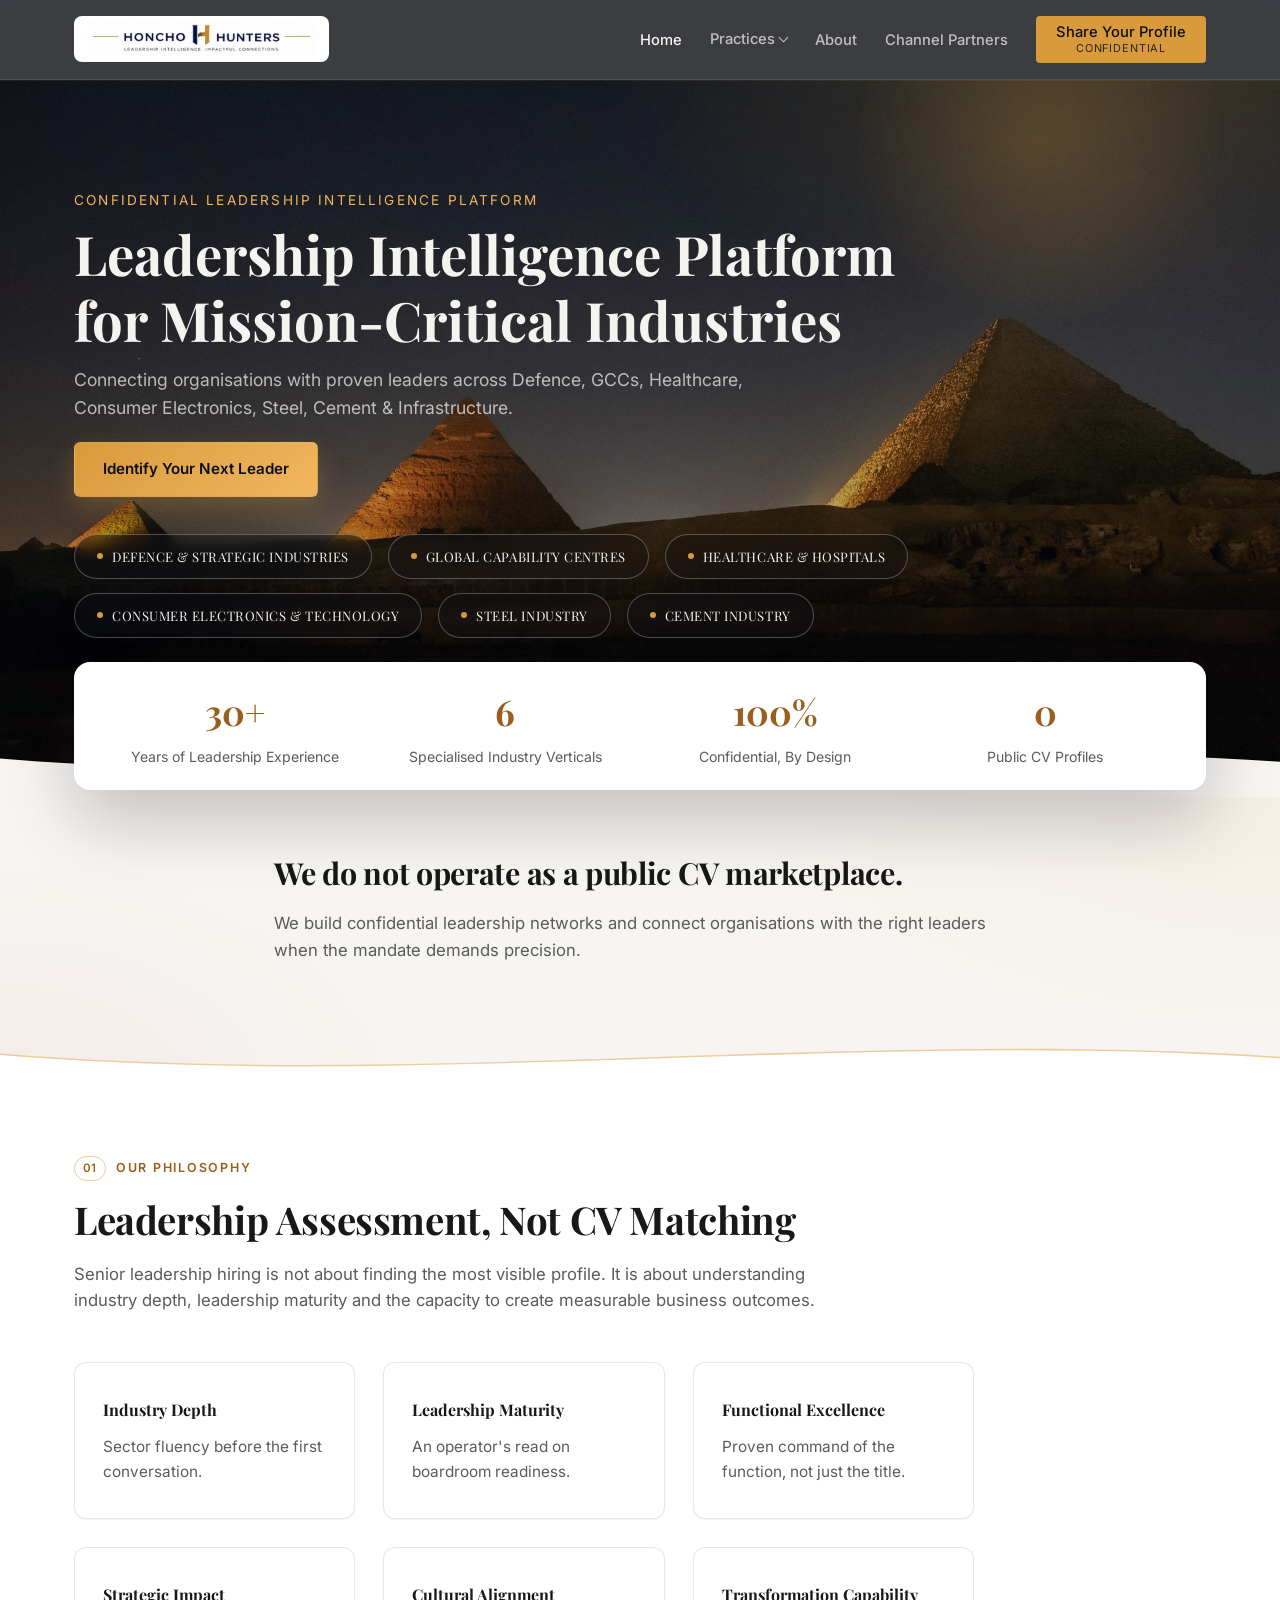
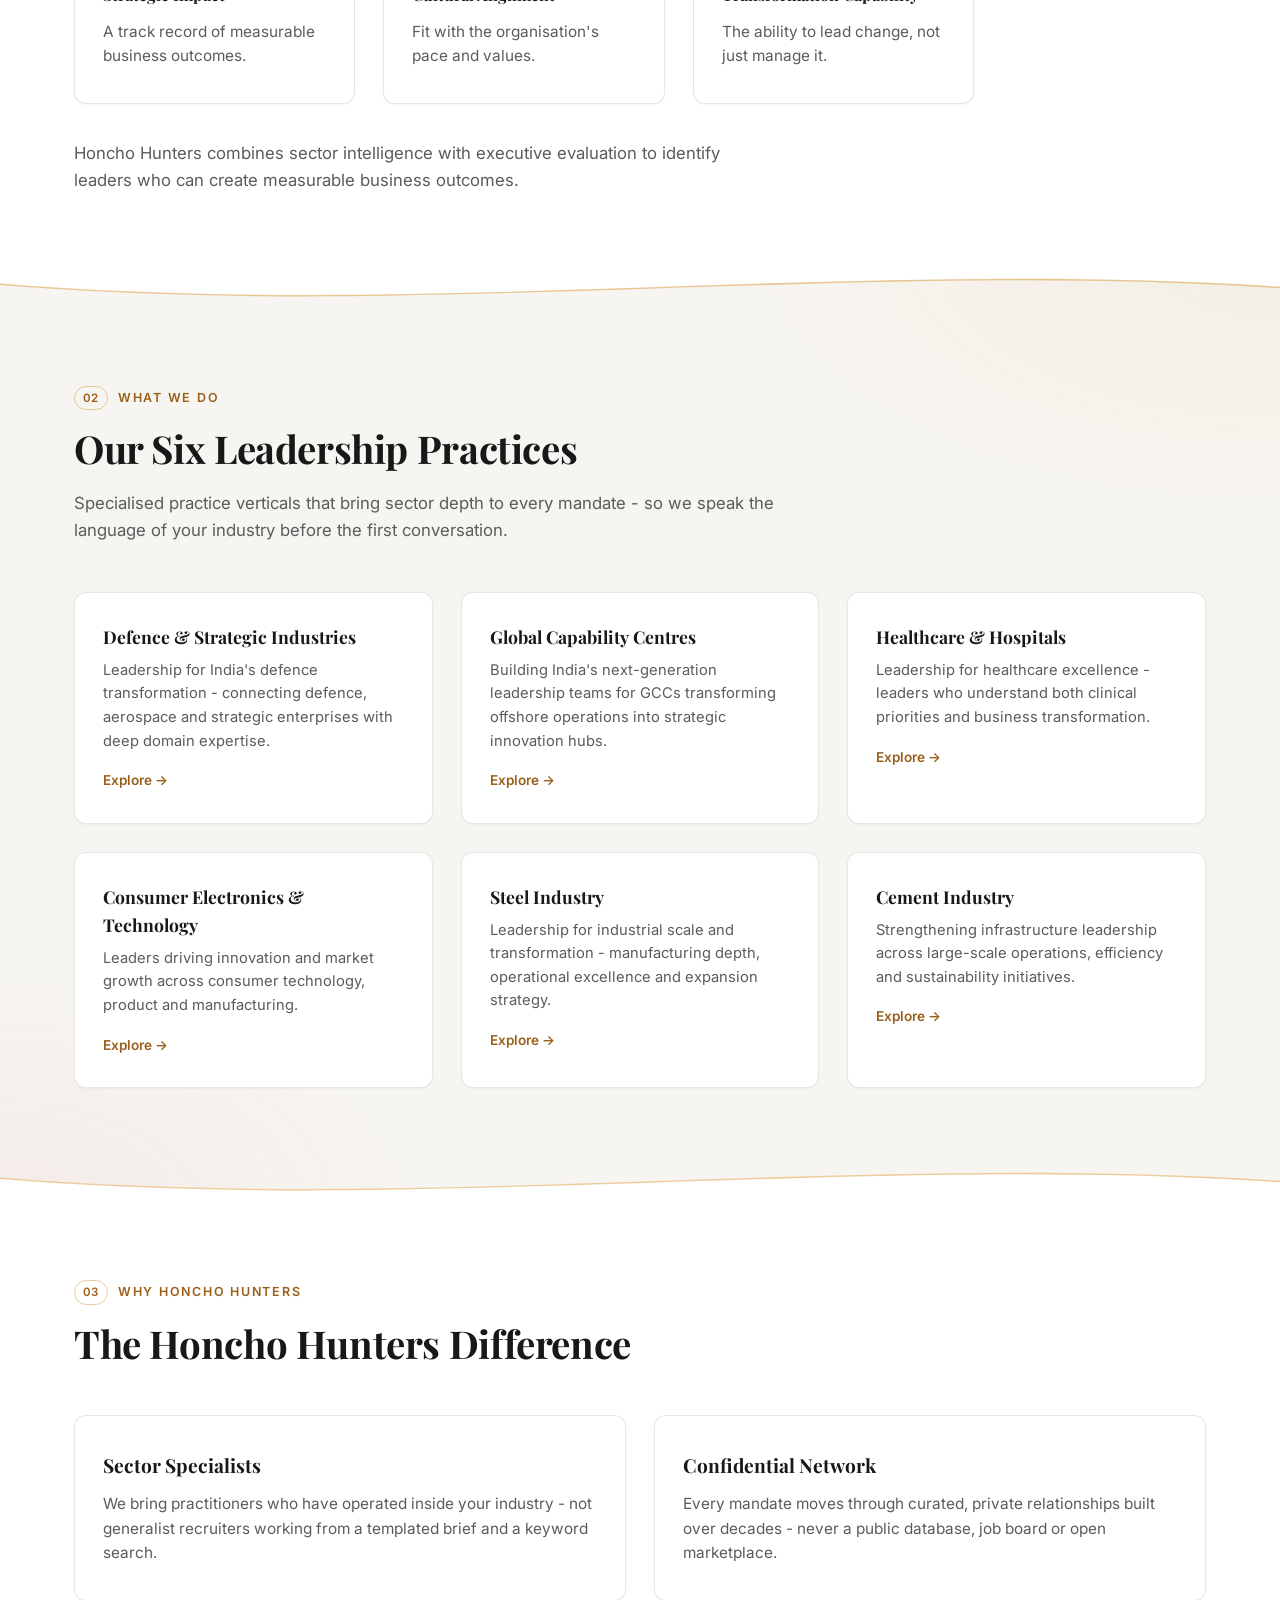
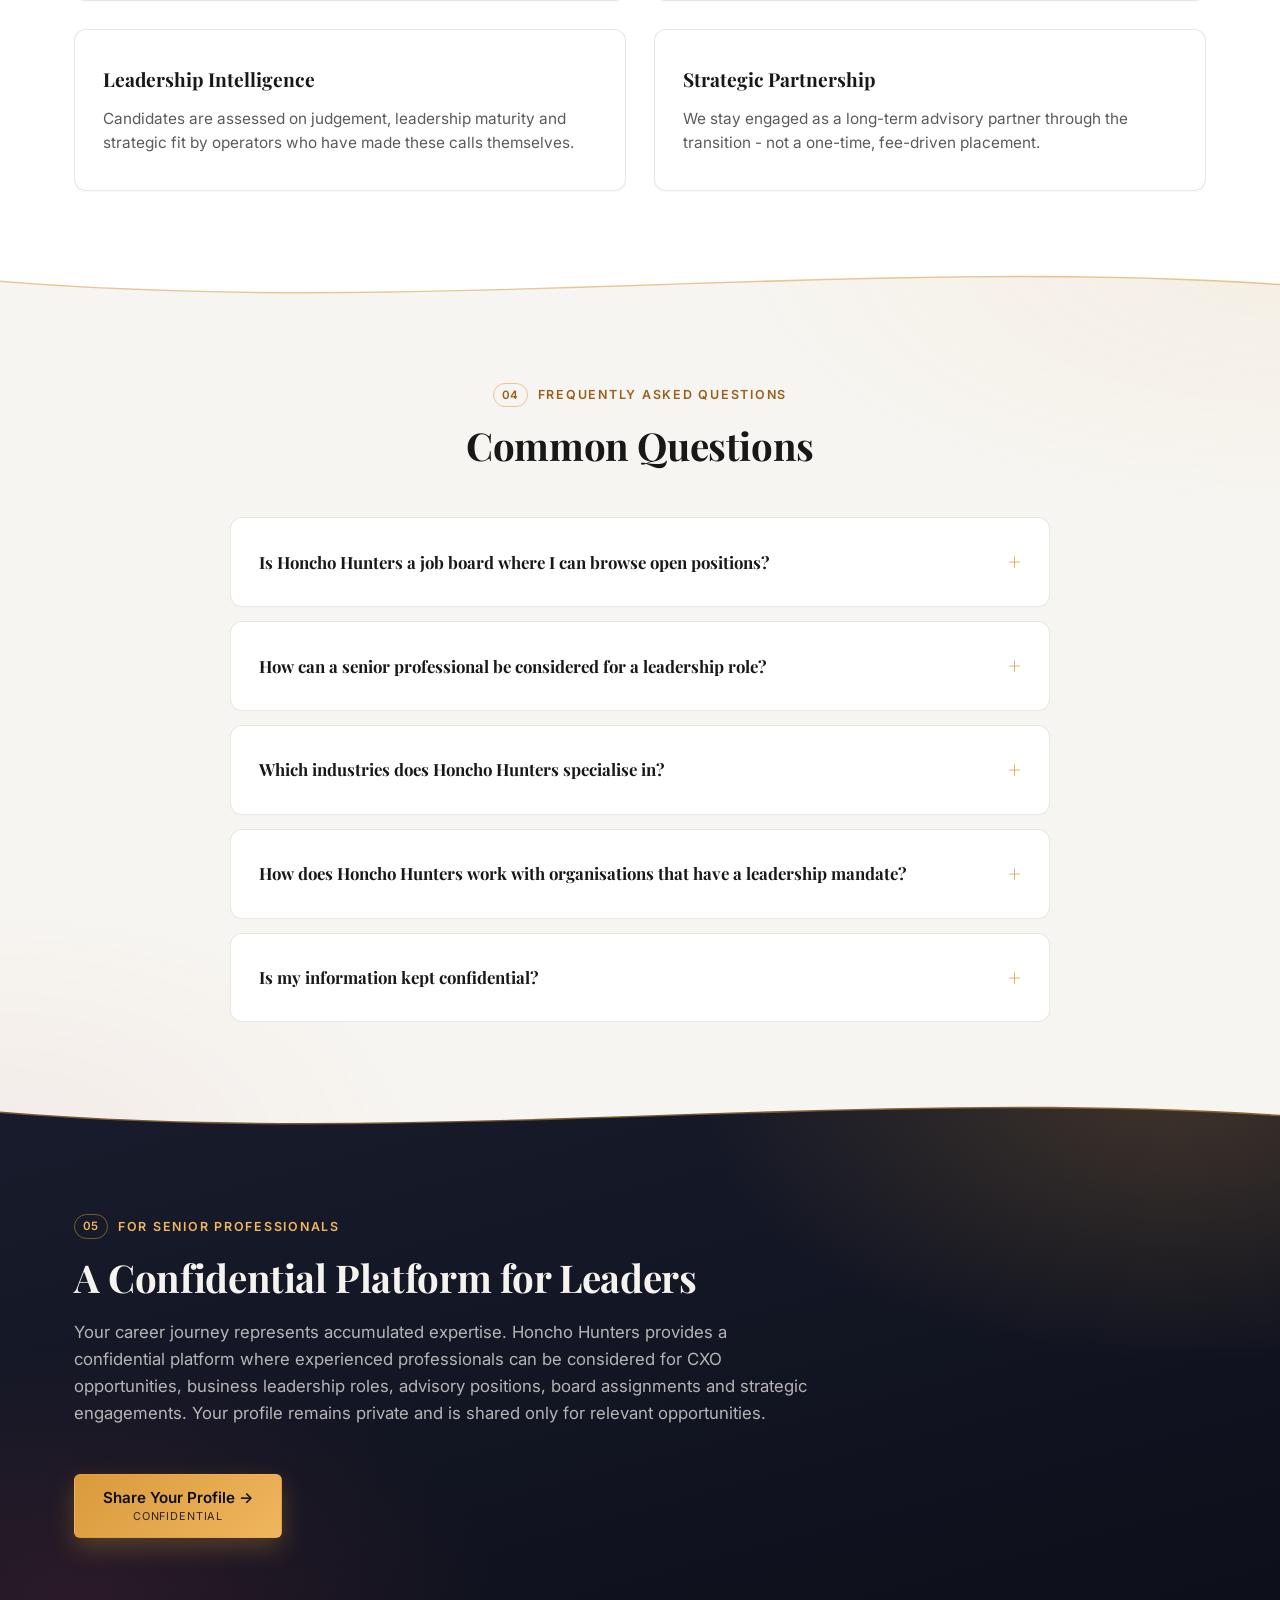
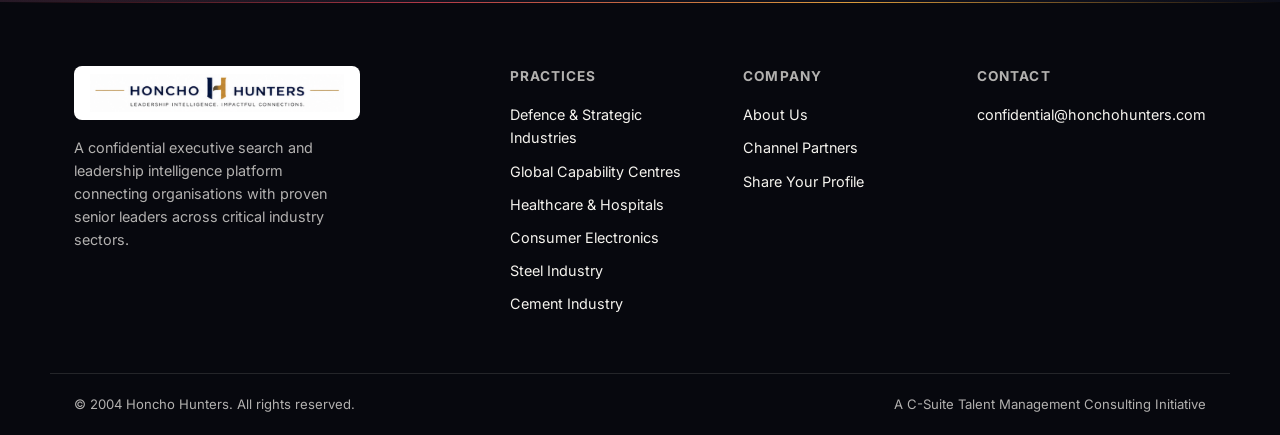
<file: index.html>
<!DOCTYPE html>
<html lang="en">
<head>
  <meta charset="UTF-8" />
  <meta name="viewport" content="width=device-width, initial-scale=1.0" />
  <link rel="icon" type="image/png" href="/assets/images/favicon.png" />

  <title>Honcho Hunters | Executive Search & Leadership Intelligence</title>
  <meta name="description" content="Confidential executive search connecting organisations with proven senior leaders across Defence, GCC, Healthcare, Consumer Electronics, Steel and Cement." />
  <meta name="robots" content="index, follow" />
  <link rel="canonical" href="https://honchohunters.com/" />

  <meta property="og:type" content="website" />
  <meta property="og:site_name" content="Honcho Hunters" />
  <meta property="og:title" content="Honcho Hunters | Confidential Leadership Intelligence Platform" />
  <meta property="og:description" content="Connecting organisations with proven industry leaders across Defence, GCC, Healthcare, Consumer Electronics, Steel and Cement." />
  <meta property="og:url" content="https://honchohunters.com/" />
  <meta property="og:image" content="https://honchohunters.com/assets/images/logo.png" />
  <meta property="og:locale" content="en_IN" />

  <meta name="twitter:card" content="summary_large_image" />
  <meta name="twitter:title" content="Honcho Hunters | Confidential Leadership Intelligence Platform" />
  <meta name="twitter:description" content="Connecting organisations with proven industry leaders across Defence, GCC, Healthcare, Consumer Electronics, Steel and Cement." />
  <meta name="twitter:image" content="https://honchohunters.com/assets/images/logo.png" />

  <link rel="stylesheet" href="/assets/css/style.css" />
  <link rel="preconnect" href="https://fonts.googleapis.com" />
  <link rel="preconnect" href="https://fonts.gstatic.com" crossorigin />
  <link href="https://fonts.googleapis.com/css2?family=Inter:wght@400;500;600&family=Playfair+Display:wght@700&display=swap" rel="stylesheet" />
  <link rel="preload" as="image" href="/assets/images/Home-bg.jpg" fetchpriority="high" />
</head>
<body>

  <!-- NAV -->
  <nav class="nav" role="navigation" aria-label="Main navigation">
    <div class="nav__inner">
      <a class="nav__logo" href="/"><img src="/assets/images/logo.png" alt="Honcho Hunters - Leadership Intelligence. Impactful Connections." class="nav__logo-img" width="668" height="100" /></a>
      <ul class="nav__links">
        <li><a href="/" class="is-active">Home</a></li>
        <li class="nav__dropdown">
          <button type="button" class="nav__dropdown-toggle" aria-haspopup="true" aria-expanded="false">Practices</button>
          <ul class="nav__dropdown-menu">
            <li><a href="/defence/">Defence &amp; Strategic Industries</a></li>
            <li><a href="/gcc/">Global Capability Centres</a></li>
            <li><a href="/healthcare/">Healthcare &amp; Hospitals</a></li>
            <li><a href="/consumer-electronics/">Consumer Electronics &amp; Technology</a></li>
            <li><a href="/steel/">Steel Industry</a></li>
            <li><a href="/cement/">Cement Industry</a></li>
          </ul>
        </li>
        <li><a href="/about/">About</a></li>
        <li><a href="/channel-partners/">Channel Partners</a></li>
        <li><a href="/engage/" class="nav__cta">Share Your Profile<span class="nav__cta-sub">Confidential</span></a></li>
      </ul>
      <button class="nav__hamburger" aria-label="Toggle menu" aria-expanded="false">
        <span></span><span></span><span></span>
      </button>
    </div>
  </nav>

  <main id="main">

  <!-- HERO -->
  <section class="hero hero--home">
    <div class="hero__bg" style="background-image:url('/assets/images/Home-bg.jpg')"></div>
    <div class="hero__orb hero__orb--1"></div>
    <div class="hero__orb hero__orb--2"></div>
    <div class="container">
      <p class="hero__eyebrow">Confidential Leadership Intelligence Platform</p>
      <h1 class="hero__title">Leadership Intelligence Platform for Mission-Critical Industries</h1>
      <p class="hero__subtitle">
        Connecting organisations with proven leaders across Defence, GCCs, Healthcare, Consumer Electronics, Steel, Cement &amp; Infrastructure.
      </p>
      <div class="hero__actions">
        <a href="#practices" class="btn btn--primary">Identify Your Next Leader</a>
      </div>
    </div>
    <span class="divider divider--home-curve"><svg viewBox="0 0 1440 100" preserveAspectRatio="none"><path d="M0,40 C480,95 960,0 1440,45 L1440,100 L0,100 Z"></path></svg></span>
  </section>

  <!-- VERTICALS MARQUEE -->
  <div class="marquee">
    <div class="marquee__track">
      <a href="/defence/">Defence &amp; Strategic Industries</a>
      <a href="/gcc/">Global Capability Centres</a>
      <a href="/healthcare/">Healthcare &amp; Hospitals</a>
      <a href="/consumer-electronics/">Consumer Electronics &amp; Technology</a>
      <a href="/steel/">Steel Industry</a>
      <a href="/cement/">Cement Industry</a>
    </div>
  </div>

  <!-- HERO STATS BRIDGE -->
  <div class="hero-stats">
    <div class="stats">
      <div>
        <p class="stat__number">30+</p>
        <p class="stat__label">Years of Leadership Experience</p>
      </div>
      <div>
        <p class="stat__number">6</p>
        <p class="stat__label">Specialised Industry Verticals</p>
      </div>
      <div>
        <p class="stat__number">100%</p>
        <p class="stat__label">Confidential, By Design</p>
      </div>
      <div>
        <p class="stat__number">0</p>
        <p class="stat__label">Public CV Profiles</p>
      </div>
    </div>
  </div>

  <!-- POSITIONING STATEMENT -->
  <section class="section section--light section--statement">
    <div class="container" style="text-align:center;max-width:780px;">
      <p class="section-title" style="font-size:clamp(1.4rem,2.4vw,1.9rem);">
        We do not operate as a public CV marketplace.
      </p>
      <p class="section-body" style="margin:0 auto;">
        We build confidential leadership networks and connect organisations with the right leaders when the mandate demands precision.
      </p>
    </div>
  </section>

  <span class="divider divider--light-to-card"><svg viewBox="0 0 1440 100" preserveAspectRatio="none"><path d="M0,40 C480,95 960,0 1440,45 L1440,100 L0,100 Z"></path></svg></span>

  <!-- PHILOSOPHY -->
  <section class="section section--card">
    <div class="container">
      <div class="section__header center">
        <p class="section-label">Our Philosophy</p>
        <h2 class="section-title">Leadership Assessment, Not CV Matching</h2>
        <p class="section-body" style="margin:0 auto;">
          Senior leadership hiring is not about finding the most visible profile. It is about understanding industry depth, leadership maturity and the capacity to create measurable business outcomes.
        </p>
      </div>
      <div class="grid grid--cols-3" style="max-width:900px;margin:0 auto;">
        <div class="card">
          <p class="card__title" style="font-size:1rem;">Industry Depth</p>
          <p class="card__body">Sector fluency before the first conversation.</p>
        </div>
        <div class="card">
          <p class="card__title" style="font-size:1rem;">Leadership Maturity</p>
          <p class="card__body">An operator's read on boardroom readiness.</p>
        </div>
        <div class="card">
          <p class="card__title" style="font-size:1rem;">Functional Excellence</p>
          <p class="card__body">Proven command of the function, not just the title.</p>
        </div>
        <div class="card">
          <p class="card__title" style="font-size:1rem;">Strategic Impact</p>
          <p class="card__body">A track record of measurable business outcomes.</p>
        </div>
        <div class="card">
          <p class="card__title" style="font-size:1rem;">Cultural Alignment</p>
          <p class="card__body">Fit with the organisation's pace and values.</p>
        </div>
        <div class="card">
          <p class="card__title" style="font-size:1rem;">Transformation Capability</p>
          <p class="card__body">The ability to lead change, not just manage it.</p>
        </div>
      </div>
      <p class="section-body" style="margin:36px auto 0;text-align:center;max-width:700px;">
        Honcho Hunters combines sector intelligence with executive evaluation to identify leaders who can create measurable business outcomes.
      </p>
    </div>
  </section>

  <span class="divider divider--card-to-light"><svg viewBox="0 0 1440 100" preserveAspectRatio="none"><path d="M0,40 C480,95 960,0 1440,45 L1440,100 L0,100 Z"></path></svg></span>

  <!-- SIX PRACTICES -->
  <section class="section section--light" id="practices">
    <div class="container">
      <div class="section__header center">
        <p class="section-label">What We Do</p>
        <h2 class="section-title">Our Six Leadership Practices</h2>
        <p class="section-body" style="margin:0 auto;">
          Specialised practice verticals that bring sector depth to every mandate - so we speak the language of your industry before the first conversation.
        </p>
      </div>
      <div class="grid grid--cols-3">
        <a class="practice-card" href="/defence/">
          <p class="practice-card__title">Defence &amp; Strategic Industries</p>
          <p class="practice-card__body">Leadership for India's defence transformation - connecting defence, aerospace and strategic enterprises with deep domain expertise.</p>
          <span class="practice-card__link">Explore →</span>
        </a>
        <a class="practice-card" href="/gcc/">
          <p class="practice-card__title">Global Capability Centres</p>
          <p class="practice-card__body">Building India's next-generation leadership teams for GCCs transforming offshore operations into strategic innovation hubs.</p>
          <span class="practice-card__link">Explore →</span>
        </a>
        <a class="practice-card" href="/healthcare/">
          <p class="practice-card__title">Healthcare &amp; Hospitals</p>
          <p class="practice-card__body">Leadership for healthcare excellence - leaders who understand both clinical priorities and business transformation.</p>
          <span class="practice-card__link">Explore →</span>
        </a>
        <a class="practice-card" href="/consumer-electronics/">
          <p class="practice-card__title">Consumer Electronics &amp; Technology</p>
          <p class="practice-card__body">Leaders driving innovation and market growth across consumer technology, product and manufacturing.</p>
          <span class="practice-card__link">Explore →</span>
        </a>
        <a class="practice-card" href="/steel/">
          <p class="practice-card__title">Steel Industry</p>
          <p class="practice-card__body">Leadership for industrial scale and transformation - manufacturing depth, operational excellence and expansion strategy.</p>
          <span class="practice-card__link">Explore →</span>
        </a>
        <a class="practice-card" href="/cement/">
          <p class="practice-card__title">Cement Industry</p>
          <p class="practice-card__body">Strengthening infrastructure leadership across large-scale operations, efficiency and sustainability initiatives.</p>
          <span class="practice-card__link">Explore →</span>
        </a>
      </div>
    </div>
  </section>

  <span class="divider divider--light-to-card"><svg viewBox="0 0 1440 100" preserveAspectRatio="none"><path d="M0,40 C480,95 960,0 1440,45 L1440,100 L0,100 Z"></path></svg></span>

  <!-- DIFFERENCE -->
  <section class="section section--card">
    <div class="container">
      <div class="section__header center">
        <p class="section-label">Why Honcho Hunters</p>
        <h2 class="section-title">The Honcho Hunters Difference</h2>
      </div>
      <div class="grid grid--cols-2">
        <div class="card">
          <p class="card__title">Sector Specialists</p>
          <p class="card__body">We bring practitioners who have operated inside your industry - not generalist recruiters working from a templated brief and a keyword search.</p>
        </div>
        <div class="card">
          <p class="card__title">Confidential Network</p>
          <p class="card__body">Every mandate moves through curated, private relationships built over decades - never a public database, job board or open marketplace.</p>
        </div>
        <div class="card">
          <p class="card__title">Leadership Intelligence</p>
          <p class="card__body">Candidates are assessed on judgement, leadership maturity and strategic fit by operators who have made these calls themselves.</p>
        </div>
        <div class="card">
          <p class="card__title">Strategic Partnership</p>
          <p class="card__body">We stay engaged as a long-term advisory partner through the transition - not a one-time, fee-driven placement.</p>
        </div>
      </div>
    </div>
  </section>

  <span class="divider divider--card-to-light"><svg viewBox="0 0 1440 100" preserveAspectRatio="none"><path d="M0,40 C480,95 960,0 1440,45 L1440,100 L0,100 Z"></path></svg></span>

  <!-- FAQ -->
  <section class="section section--light">
    <div class="container">
      <div class="section__header center">
        <p class="section-label">Frequently Asked Questions</p>
        <h2 class="section-title">Common Questions</h2>
      </div>
      <div class="faq-list">
        <details class="faq-item" name="faq">
          <summary>Is Honcho Hunters a job board where I can browse open positions?</summary>
          <p>No. Honcho Hunters is a confidential executive search and leadership intelligence platform, not a public job board. We do not publish open vacancies or candidate profiles. Organisations share specific leadership mandates with us, and we identify and confidentially introduce relevant senior professionals.</p>
        </details>
        <details class="faq-item" name="faq">
          <summary>How can a senior professional be considered for a leadership role?</summary>
          <p>Senior professionals across Defence, GCC, Healthcare, Consumer Electronics, Steel and Cement can confidentially share their profile at honchohunters.com/engage/. Profiles are never published publicly and are shared only against relevant, mandate-specific opportunities.</p>
        </details>
        <details class="faq-item" name="faq">
          <summary>Which industries does Honcho Hunters specialise in?</summary>
          <p>Honcho Hunters operates six specialised leadership practices: Defence &amp; Strategic Industries, Global Capability Centres (GCC), Healthcare &amp; Hospitals, Consumer Electronics &amp; Technology, Steel Industry and Cement Industry.</p>
        </details>
        <details class="faq-item" name="faq">
          <summary>How does Honcho Hunters work with organisations that have a leadership mandate?</summary>
          <p>Organisations share their leadership requirement directly with Honcho Hunters. We map the relevant sector leadership landscape, identify and confidentially engage suitable executives, evaluate leadership fit, and make a discreet introduction, without any public listing.</p>
        </details>
        <details class="faq-item" name="faq">
          <summary>Is my information kept confidential?</summary>
          <p>Yes. Honcho Hunters does not operate as a public CV marketplace or open database. Whether you are a senior professional or an organisation with a mandate, your information is handled discreetly and shared only with directly relevant counterparts.</p>
        </details>
      </div>
    </div>
  </section>

  <span class="divider divider--light-to-dark"><svg viewBox="0 0 1440 100" preserveAspectRatio="none"><path d="M0,40 C480,95 960,0 1440,45 L1440,100 L0,100 Z"></path></svg></span>

  <!-- FOR SENIOR PROFESSIONALS -->
  <section class="section section--dark color_dark">
    <div class="container">
      <div class="section__header center">
        <p class="section-label">For Senior Professionals</p>
        <h2 class="section-title">A Confidential Platform for Leaders</h2>
        <p class="section-body" style="margin:0 auto;">
          Your career journey represents accumulated expertise. Honcho Hunters provides a confidential platform where experienced professionals can be considered for CXO opportunities, business leadership roles, advisory positions, board assignments and strategic engagements. Your profile remains private and is shared only for relevant opportunities.
        </p>
      </div>
      <div style="text-align:center;">
        <a href="/engage/" class="btn btn--primary btn--stacked">Share Your Profile →<span class="btn__sub">Confidential</span></a>
      </div>
    </div>
  </section>

  </main>

  <!-- FOOTER -->
  <footer class="footer">
    <div class="footer__inner">
      <div class="footer__brand">
        <a class="nav__logo" href="/"><img src="/assets/images/logo.png" alt="Honcho Hunters - Leadership Intelligence. Impactful Connections." class="nav__logo-img" width="668" height="100" /></a>
        <p>A confidential executive search and leadership intelligence platform connecting organisations with proven senior leaders across critical industry sectors.</p>
      </div>
      <div class="footer__col">
        <h2>Practices</h2>
        <ul>
          <li><a href="/defence/">Defence &amp; Strategic Industries</a></li>
          <li><a href="/gcc/">Global Capability Centres</a></li>
          <li><a href="/healthcare/">Healthcare &amp; Hospitals</a></li>
          <li><a href="/consumer-electronics/">Consumer Electronics</a></li>
          <li><a href="/steel/">Steel Industry</a></li>
          <li><a href="/cement/">Cement Industry</a></li>
        </ul>
      </div>
      <div class="footer__col">
        <h2>Company</h2>
        <ul>
          <li><a href="/about/">About Us</a></li>
          <li><a href="/channel-partners/">Channel Partners</a></li>
          <li><a href="/engage/">Share Your Profile</a></li>
        </ul>
      </div>
      <div class="footer__col">
        <h2>Contact</h2>
        <ul>
          <li><a href="mailto:confidential@honchohunters.com">confidential@honchohunters.com</a></li>
        </ul>
      </div>
    </div>
    <div class="footer__bottom">
      <span>&copy; 2004 Honcho Hunters. All rights reserved.</span>
      <span>A C-Suite Talent Management Consulting Initiative</span>
    </div>
  </footer>

  <script src="/assets/js/main.js"></script>

  <script type="application/ld+json">
  {
    "@context": "https://schema.org",
    "@type": "EmploymentAgency",
    "@id": "https://honchohunters.com/#organization",
    "name": "Honcho Hunters",
    "description": "Confidential executive search and leadership intelligence platform connecting organisations with proven senior leaders across Defence, GCC, Healthcare, Consumer Electronics, Steel and Cement.",
    "url": "https://honchohunters.com",
    "logo": "https://honchohunters.com/assets/images/logo.png",
    "image": "https://honchohunters.com/assets/images/logo.png",
    "email": "confidential@honchohunters.com",
    "areaServed": {
      "@type": "Country",
      "name": "India"
    },
    "parentOrganization": {
      "@type": "Organization",
      "name": "CSuite Talent Management Consulting"
    },
    "knowsAbout": [
      "Defence & Strategic Industries", "Global Capability Centres", "Healthcare & Hospitals",
      "Consumer Electronics & Technology", "Steel Industry", "Cement Industry"
    ],
    "serviceType": [
      "Executive Search", "Leadership Intelligence", "Confidential Leadership Search",
      "Defence Leadership Search", "GCC Leadership Search", "Healthcare Leadership Search",
      "Consumer Electronics Leadership Search", "Steel Industry Leadership Search", "Cement Industry Leadership Search"
    ]
  }
  </script>
  <script type="application/ld+json">
  {
  "@context": "https://schema.org",
  "@type": "FAQPage",
  "mainEntity": [
    {
      "@type": "Question",
      "name": "Is Honcho Hunters a job board where I can browse open positions?",
      "acceptedAnswer": {
        "@type": "Answer",
        "text": "No. Honcho Hunters is a confidential executive search and leadership intelligence platform, not a public job board. We do not publish open vacancies or candidate profiles. Organisations share specific leadership mandates with us, and we identify and confidentially introduce relevant senior professionals."
      }
    },
    {
      "@type": "Question",
      "name": "How can a senior professional be considered for a leadership role?",
      "acceptedAnswer": {
        "@type": "Answer",
        "text": "Senior professionals across Defence, GCC, Healthcare, Consumer Electronics, Steel and Cement can confidentially share their profile at honchohunters.com/engage/. Profiles are never published publicly and are shared only against relevant, mandate-specific opportunities."
      }
    },
    {
      "@type": "Question",
      "name": "Which industries does Honcho Hunters specialise in?",
      "acceptedAnswer": {
        "@type": "Answer",
        "text": "Honcho Hunters operates six specialised leadership practices: Defence & Strategic Industries, Global Capability Centres (GCC), Healthcare & Hospitals, Consumer Electronics & Technology, Steel Industry and Cement Industry."
      }
    },
    {
      "@type": "Question",
      "name": "How does Honcho Hunters work with organisations that have a leadership mandate?",
      "acceptedAnswer": {
        "@type": "Answer",
        "text": "Organisations share their leadership requirement directly with Honcho Hunters. We map the relevant sector leadership landscape, identify and confidentially engage suitable executives, evaluate leadership fit, and make a discreet introduction, without any public listing."
      }
    },
    {
      "@type": "Question",
      "name": "Is my information kept confidential?",
      "acceptedAnswer": {
        "@type": "Answer",
        "text": "Yes. Honcho Hunters does not operate as a public CV marketplace or open database. Whether you are a senior professional or an organisation with a mandate, your information is handled discreetly and shared only with directly relevant counterparts."
      }
    }
  ]
}
  </script>
</body>
</html>
</file>
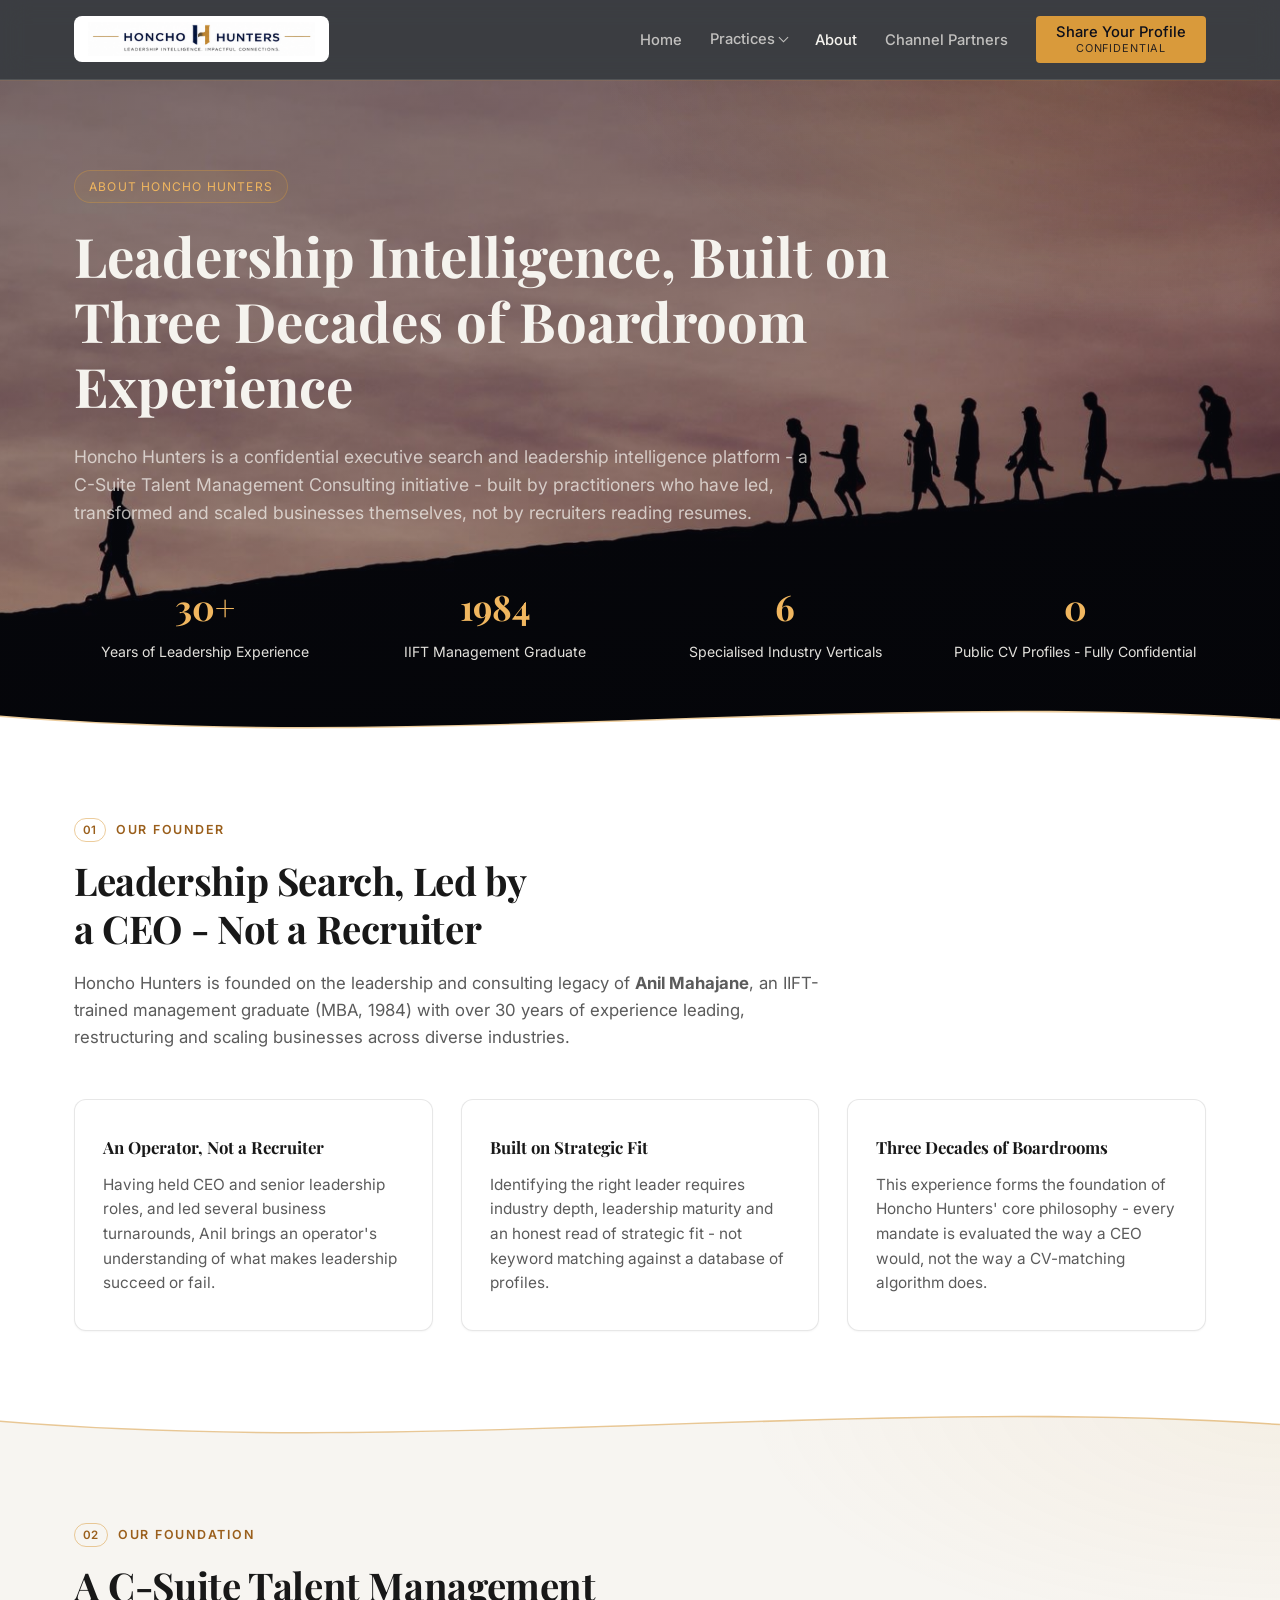
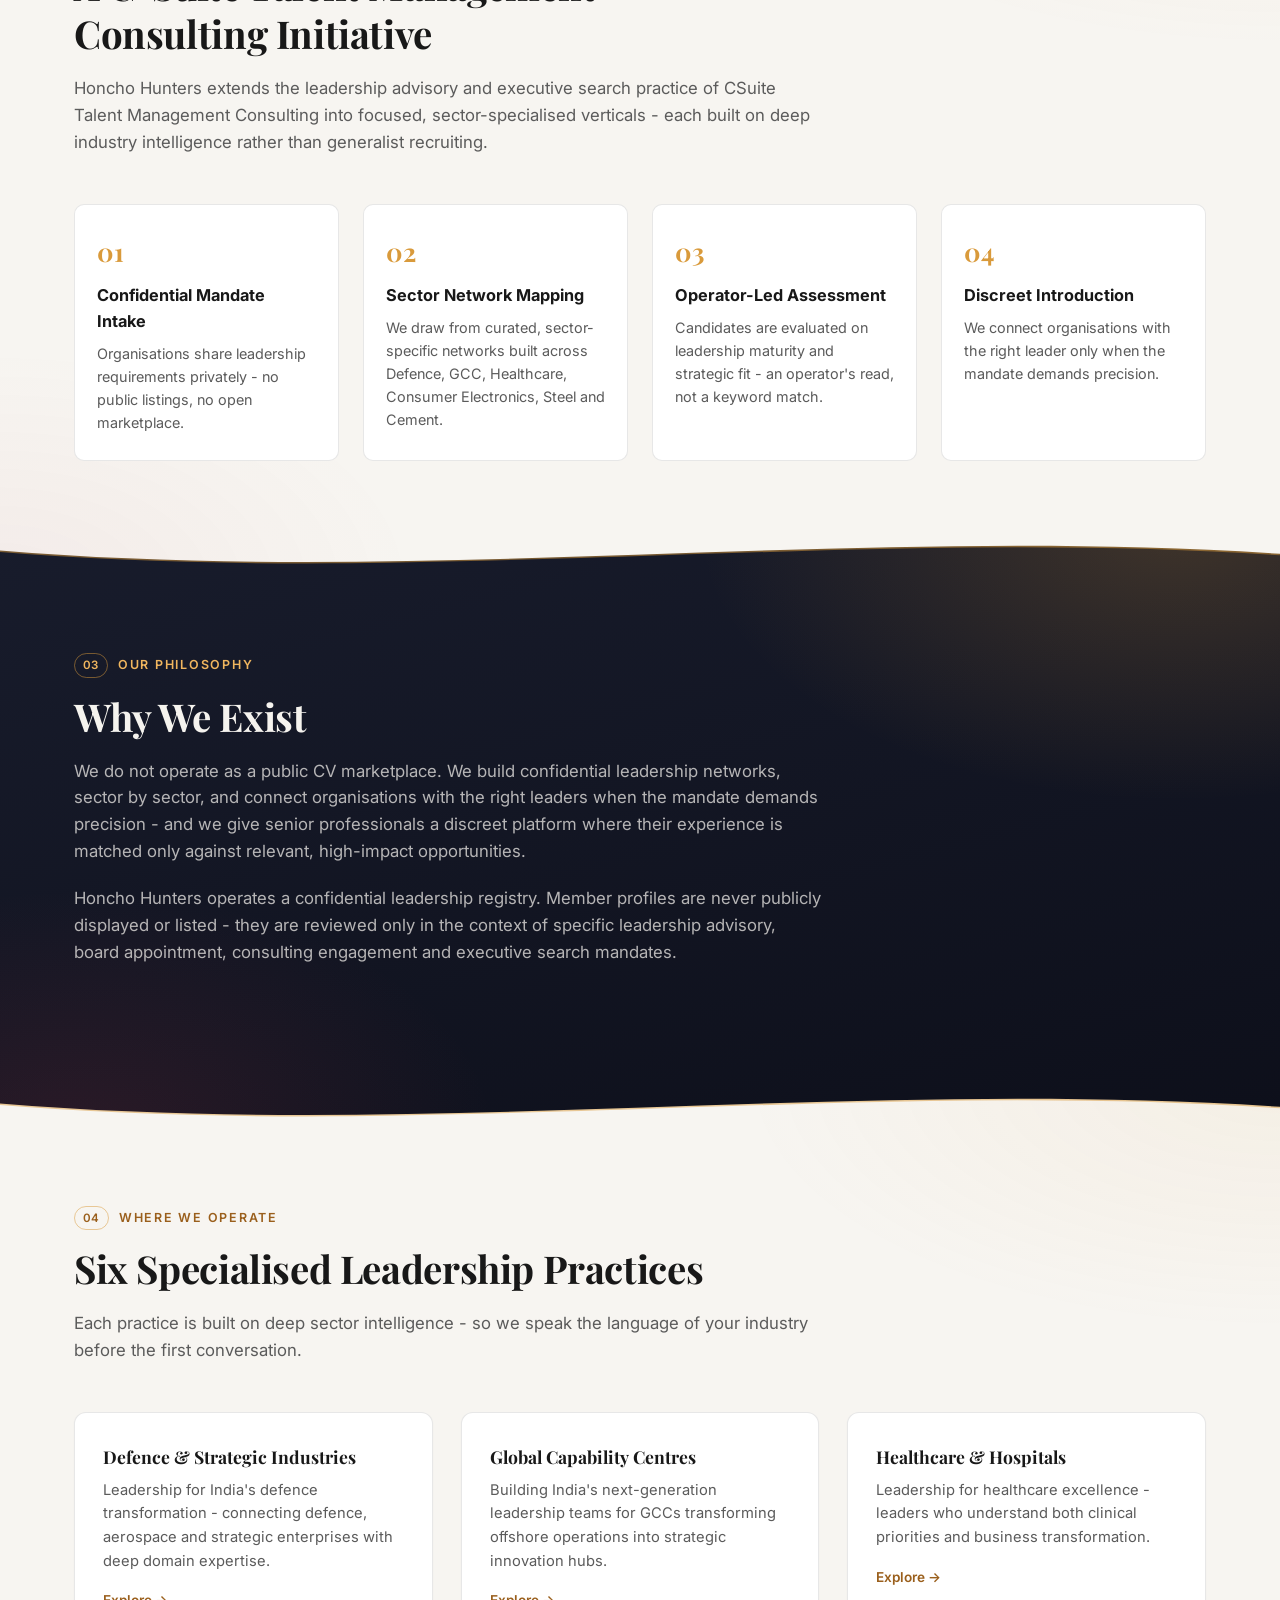
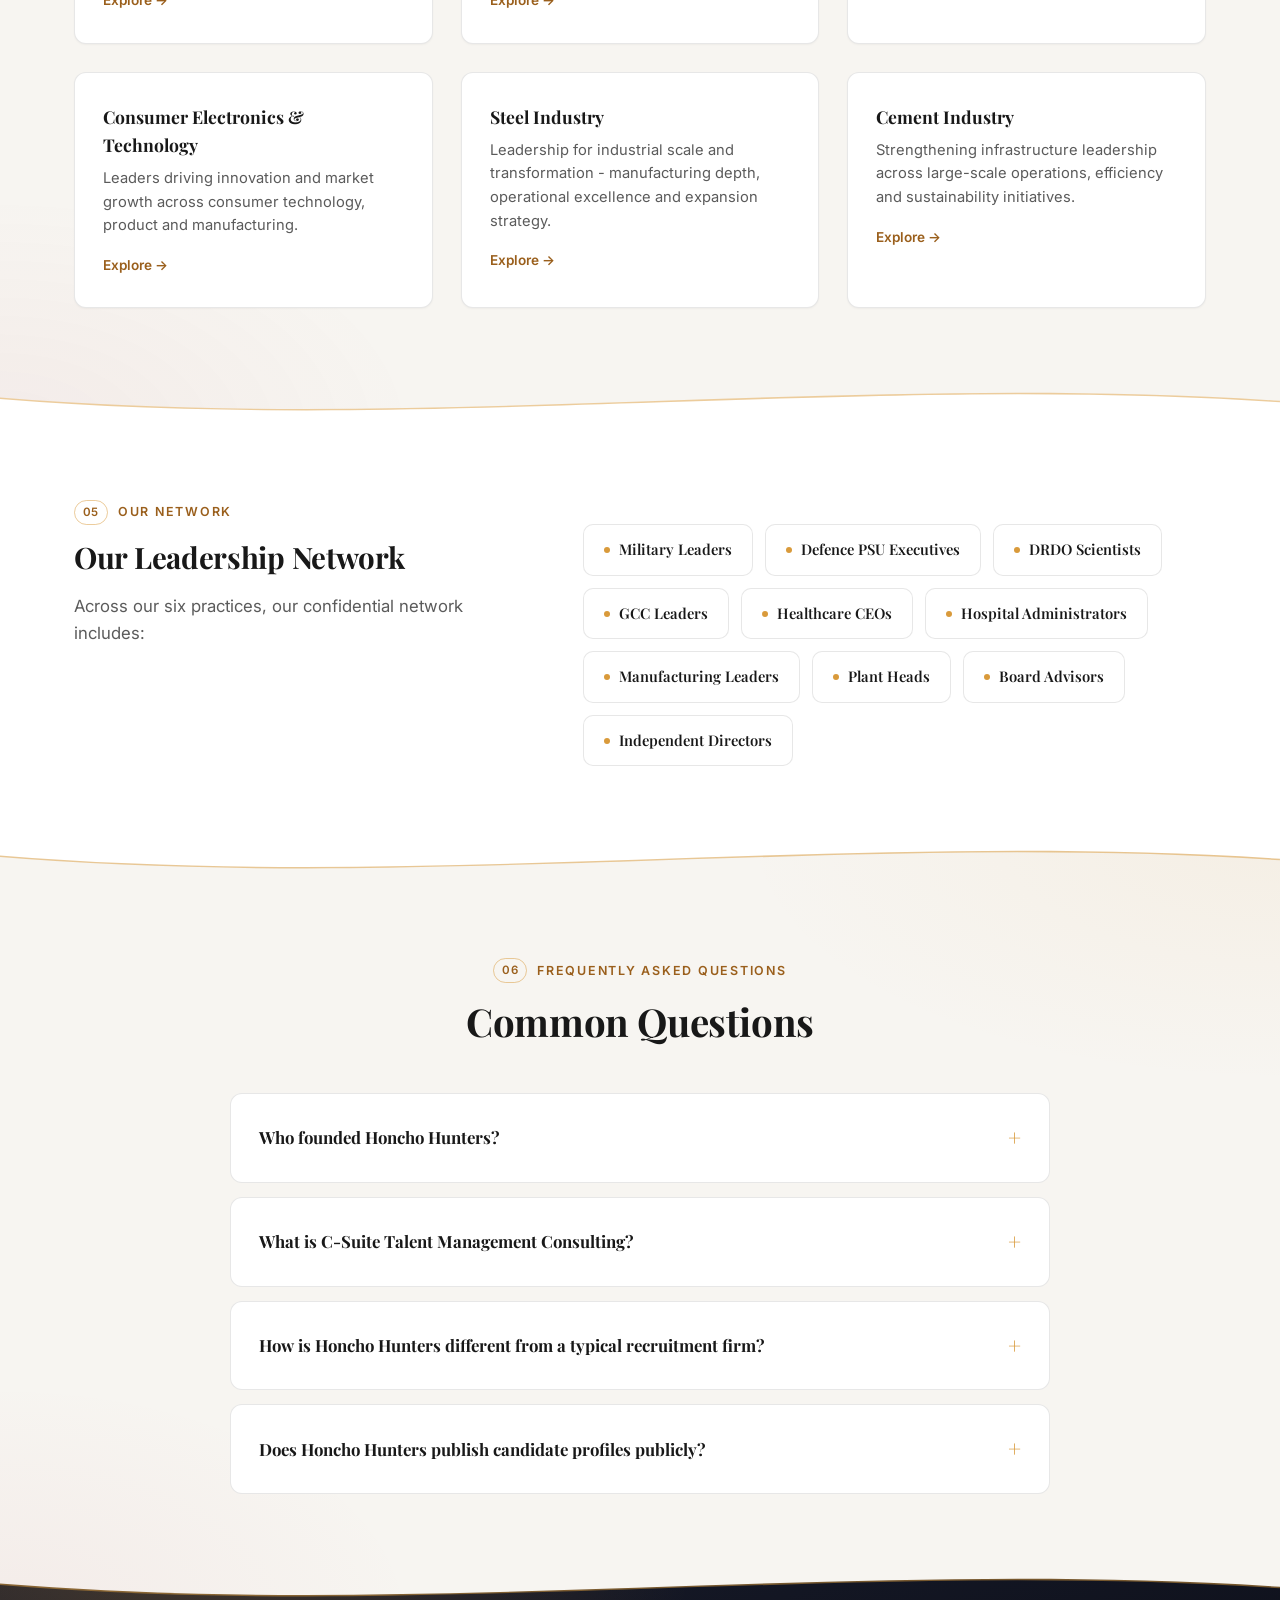
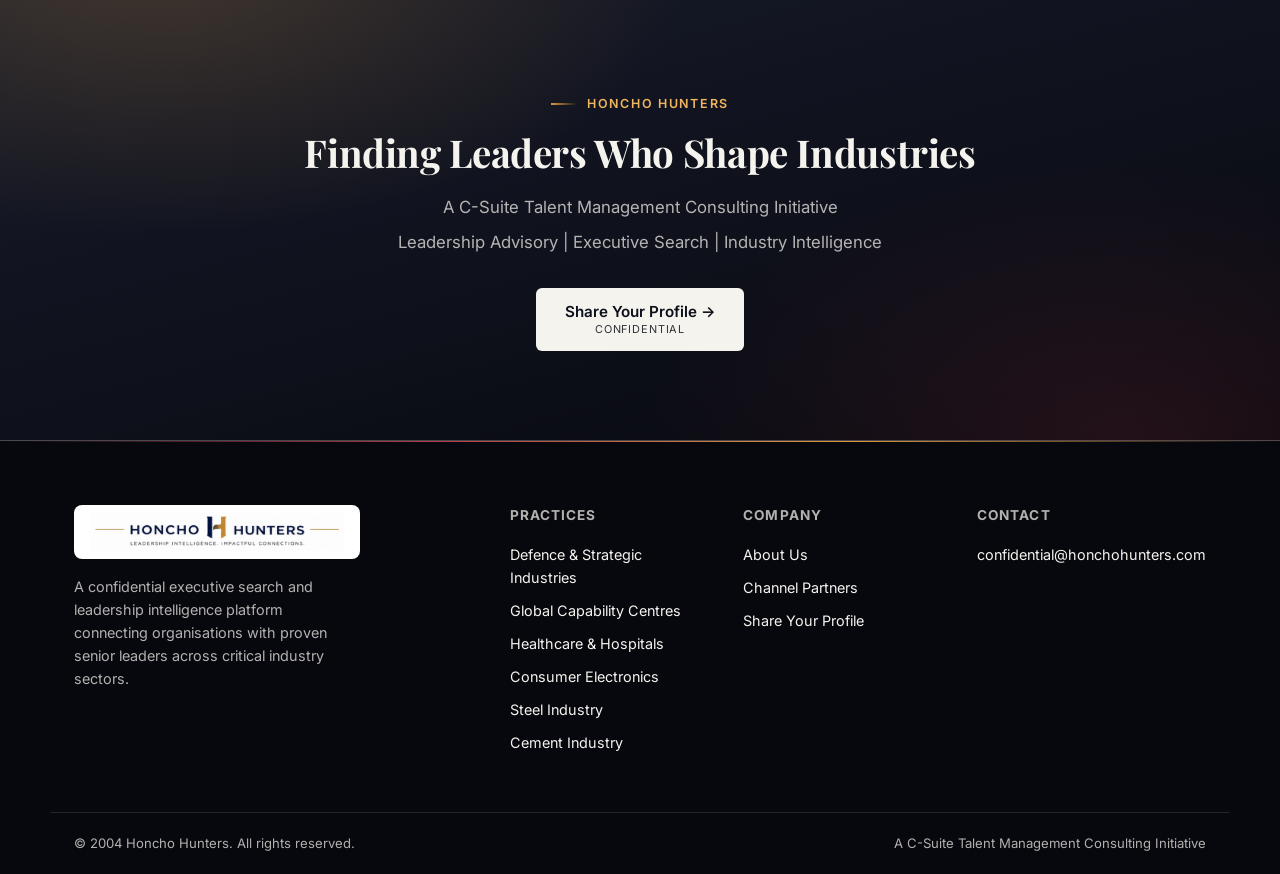
<file: about/index.html>
<!DOCTYPE html>
<html lang="en">
<head>
  <meta charset="UTF-8" />
  <meta name="viewport" content="width=device-width, initial-scale=1.0" />
  <link rel="icon" type="image/png" href="/assets/images/favicon.png" />

  <title>About Us | Honcho Hunters Executive Search Platform</title>
  <meta name="description" content="Honcho Hunters is a C-Suite Talent Management Consulting initiative built on three decades of senior leadership and executive search experience." />
  <meta name="robots" content="index, follow" />
  <link rel="canonical" href="https://honchohunters.com/about/" />

  <meta property="og:type" content="website" />
  <meta property="og:site_name" content="Honcho Hunters" />
  <meta property="og:title" content="About Us | Honcho Hunters" />
  <meta property="og:description" content="A C-Suite Talent Management Consulting initiative." />
  <meta property="og:url" content="https://honchohunters.com/about/" />
  <meta property="og:image" content="https://honchohunters.com/assets/images/logo.png" />
  <meta property="og:locale" content="en_IN" />

  <meta name="twitter:card" content="summary_large_image" />
  <meta name="twitter:title" content="About Us | Honcho Hunters" />
  <meta name="twitter:description" content="A C-Suite Talent Management Consulting initiative." />
  <meta name="twitter:image" content="https://honchohunters.com/assets/images/logo.png" />

  <link rel="stylesheet" href="/assets/css/style.css" />
  <link rel="preconnect" href="https://fonts.googleapis.com" />
  <link rel="preconnect" href="https://fonts.gstatic.com" crossorigin />
  <link href="https://fonts.googleapis.com/css2?family=Inter:wght@400;500;600&family=Playfair+Display:wght@700&display=swap" rel="stylesheet" />
  <link rel="preload" as="image" href="/assets/images/leader-bg.jpg" fetchpriority="high" />
</head>
<body>

  <!-- NAV -->
  <nav class="nav" role="navigation" aria-label="Main navigation">
    <div class="nav__inner">
      <a class="nav__logo" href="/"><img src="/assets/images/logo.png" alt="Honcho Hunters - Leadership Intelligence. Impactful Connections." class="nav__logo-img" width="668" height="100" /></a>
      <ul class="nav__links">
        <li><a href="/">Home</a></li>
        <li class="nav__dropdown">
          <button type="button" class="nav__dropdown-toggle" aria-haspopup="true" aria-expanded="false">Practices</button>
          <ul class="nav__dropdown-menu">
            <li><a href="/defence/">Defence &amp; Strategic Industries</a></li>
            <li><a href="/gcc/">Global Capability Centres</a></li>
            <li><a href="/healthcare/">Healthcare &amp; Hospitals</a></li>
            <li><a href="/consumer-electronics/">Consumer Electronics &amp; Technology</a></li>
            <li><a href="/steel/">Steel Industry</a></li>
            <li><a href="/cement/">Cement Industry</a></li>
          </ul>
        </li>
        <li><a href="/about/" class="is-active">About</a></li>
        <li><a href="/channel-partners/">Channel Partners</a></li>
        <li><a href="/engage/" class="nav__cta">Share Your Profile<span class="nav__cta-sub">Confidential</span></a></li>
      </ul>
      <button class="nav__hamburger" aria-label="Toggle menu" aria-expanded="false">
        <span></span><span></span><span></span>
      </button>
    </div>
  </nav>

  <main id="main">

  <!-- HERO + STATS (merged so image flows through S-curve into card section) -->
  <section class="hero hero--page hero--curve hero--light-overlay" style="padding-bottom:90px;">
    <div class="hero__bg" style="background-image:url('/assets/images/leader-bg.jpg')"></div>
    <div class="container">
      <p class="page-tag">About Honcho Hunters</p>
      <h1 class="hero__title" style="margin:0 0 24px;">Leadership Intelligence, Built on Three Decades of Boardroom Experience</h1>
      <p class="hero__subtitle" style="margin:0;">
        Honcho Hunters is a confidential executive search and leadership intelligence platform - a C-Suite Talent Management Consulting initiative - built by practitioners who have led, transformed and scaled businesses themselves, not by recruiters reading resumes.
      </p>
    </div>
    <div class="container" style="padding-top:52px;">
      <div class="stats color_dark">
        <div>
          <p class="stat__number" style="color:var(--accent-light);">30+</p>
          <p class="stat__label" style="color:rgba(245,243,238,0.92);">Years of Leadership Experience</p>
        </div>
        <div>
          <p class="stat__number" style="color:var(--accent-light);">1984</p>
          <p class="stat__label" style="color:rgba(245,243,238,0.92);">IIFT Management Graduate</p>
        </div>
        <div>
          <p class="stat__number" style="color:var(--accent-light);">6</p>
          <p class="stat__label" style="color:rgba(245,243,238,0.92);">Specialised Industry Verticals</p>
        </div>
        <div>
          <p class="stat__number" style="color:var(--accent-light);">0</p>
          <p class="stat__label" style="color:rgba(245,243,238,0.92);">Public CV Profiles - Fully Confidential</p>
        </div>
      </div>
    </div>
    <span class="divider divider--page-curve"><svg viewBox="0 0 1440 100" preserveAspectRatio="none"><path style="fill:var(--bg-card)" d="M0,40 C480,95 960,0 1440,45 L1440,100 L0,100 Z"></path></svg></span>
  </section>

  <!-- FOUNDER -->
  <section class="section section--card">
    <div class="container">
      <div class="section__header center">
        <p class="section-label">Our Founder</p>
        <h2 class="section-title">Leadership Search, Led by a CEO - Not a Recruiter</h2>
        <p class="section-body" style="margin:0 auto;">
          Honcho Hunters is founded on the leadership and consulting legacy of <strong>Anil Mahajane</strong>, an IIFT-trained management graduate (MBA, 1984) with over 30 years of experience leading, restructuring and scaling businesses across diverse industries.
        </p>
      </div>
      <div class="grid grid--cols-3">
        <div class="card">
          <p class="card__title" style="font-size:1.05rem;">An Operator, Not a Recruiter</p>
          <p class="card__body">Having held CEO and senior leadership roles, and led several business turnarounds, Anil brings an operator's understanding of what makes leadership succeed or fail.</p>
        </div>
        <div class="card">
          <p class="card__title" style="font-size:1.05rem;">Built on Strategic Fit</p>
          <p class="card__body">Identifying the right leader requires industry depth, leadership maturity and an honest read of strategic fit - not keyword matching against a database of profiles.</p>
        </div>
        <div class="card">
          <p class="card__title" style="font-size:1.05rem;">Three Decades of Boardrooms</p>
          <p class="card__body">This experience forms the foundation of Honcho Hunters' core philosophy - every mandate is evaluated the way a CEO would, not the way a CV-matching algorithm does.</p>
        </div>
      </div>
    </div>
  </section>

  <span class="divider divider--card-to-light"><svg viewBox="0 0 1440 100" preserveAspectRatio="none"><path d="M0,40 C480,95 960,0 1440,45 L1440,100 L0,100 Z"></path></svg></span>

  <!-- PARENT INITIATIVE -->
  <section class="section section--light">
    <div class="container">
      <div class="section__header center">
        <p class="section-label">Our Foundation</p>
        <h2 class="section-title">A C-Suite Talent Management Consulting Initiative</h2>
        <p class="section-body" style="margin:0 auto;">
          Honcho Hunters extends the leadership advisory and executive search practice of CSuite Talent Management Consulting into focused, sector-specialised verticals - each built on deep industry intelligence rather than generalist recruiting.
        </p>
      </div>
      <div class="process__steps">
        <div class="step">
          <p class="step__number">01</p>
          <p class="step__title">Confidential Mandate Intake</p>
          <p class="step__body">Organisations share leadership requirements privately - no public listings, no open marketplace.</p>
        </div>
        <div class="step">
          <p class="step__number">02</p>
          <p class="step__title">Sector Network Mapping</p>
          <p class="step__body">We draw from curated, sector-specific networks built across Defence, GCC, Healthcare, Consumer Electronics, Steel and Cement.</p>
        </div>
        <div class="step">
          <p class="step__number">03</p>
          <p class="step__title">Operator-Led Assessment</p>
          <p class="step__body">Candidates are evaluated on leadership maturity and strategic fit - an operator's read, not a keyword match.</p>
        </div>
        <div class="step">
          <p class="step__number">04</p>
          <p class="step__title">Discreet Introduction</p>
          <p class="step__body">We connect organisations with the right leader only when the mandate demands precision.</p>
        </div>
      </div>
    </div>
  </section>

  <span class="divider divider--light-to-dark"><svg viewBox="0 0 1440 100" preserveAspectRatio="none"><path d="M0,40 C480,95 960,0 1440,45 L1440,100 L0,100 Z"></path></svg></span>

  <!-- PHILOSOPHY -->
  <section class="section section--dark color_dark">
    <div class="container">
      <div class="section__header center">
        <p class="section-label">Our Philosophy</p>
        <h2 class="section-title">Why We Exist</h2>
        <p class="section-body" style="margin:0 auto;">
          We do not operate as a public CV marketplace. We build confidential leadership networks, sector by sector, and connect organisations with the right leaders when the mandate demands precision - and we give senior professionals a discreet platform where their experience is matched only against relevant, high-impact opportunities.
        </p>
        <p class="section-body" style="margin:20px auto 0;">
          Honcho Hunters operates a confidential leadership registry. Member profiles are never publicly displayed or listed - they are reviewed only in the context of specific leadership advisory, board appointment, consulting engagement and executive search mandates.
        </p>
      </div>
    </div>
  </section>

  <span class="divider divider--dark-to-light"><svg viewBox="0 0 1440 100" preserveAspectRatio="none"><path d="M0,40 C480,95 960,0 1440,45 L1440,100 L0,100 Z"></path></svg></span>

  <!-- SIX VERTICALS -->
  <section class="section section--light">
    <div class="container">
      <div class="section__header center">
        <p class="section-label">Where We Operate</p>
        <h2 class="section-title">Six Specialised Leadership Practices</h2>
        <p class="section-body" style="margin:0 auto;">
          Each practice is built on deep sector intelligence - so we speak the language of your industry before the first conversation.
        </p>
      </div>
      <div class="grid grid--cols-3">
        <a class="practice-card" href="/defence/">
          <p class="practice-card__title">Defence &amp; Strategic Industries</p>
          <p class="practice-card__body">Leadership for India's defence transformation - connecting defence, aerospace and strategic enterprises with deep domain expertise.</p>
          <span class="practice-card__link">Explore →</span>
        </a>
        <a class="practice-card" href="/gcc/">
          <p class="practice-card__title">Global Capability Centres</p>
          <p class="practice-card__body">Building India's next-generation leadership teams for GCCs transforming offshore operations into strategic innovation hubs.</p>
          <span class="practice-card__link">Explore →</span>
        </a>
        <a class="practice-card" href="/healthcare/">
          <p class="practice-card__title">Healthcare &amp; Hospitals</p>
          <p class="practice-card__body">Leadership for healthcare excellence - leaders who understand both clinical priorities and business transformation.</p>
          <span class="practice-card__link">Explore →</span>
        </a>
        <a class="practice-card" href="/consumer-electronics/">
          <p class="practice-card__title">Consumer Electronics &amp; Technology</p>
          <p class="practice-card__body">Leaders driving innovation and market growth across consumer technology, product and manufacturing.</p>
          <span class="practice-card__link">Explore →</span>
        </a>
        <a class="practice-card" href="/steel/">
          <p class="practice-card__title">Steel Industry</p>
          <p class="practice-card__body">Leadership for industrial scale and transformation - manufacturing depth, operational excellence and expansion strategy.</p>
          <span class="practice-card__link">Explore →</span>
        </a>
        <a class="practice-card" href="/cement/">
          <p class="practice-card__title">Cement Industry</p>
          <p class="practice-card__body">Strengthening infrastructure leadership across large-scale operations, efficiency and sustainability initiatives.</p>
          <span class="practice-card__link">Explore →</span>
        </a>
      </div>
    </div>
  </section>

  <span class="divider divider--light-to-card"><svg viewBox="0 0 1440 100" preserveAspectRatio="none"><path d="M0,40 C480,95 960,0 1440,45 L1440,100 L0,100 Z"></path></svg></span>

  <!-- LEADERSHIP NETWORK -->
  <section class="section section--card">
    <div class="container">
      <div class="section__header center">
        <p class="section-label">Our Network</p>
        <h2 class="section-title">Our Leadership Network</h2>
        <p class="section-body" style="margin:0 auto;">
          Across our six practices, our confidential network includes:
        </p>
      </div>
      <ul class="tag-cloud">
        <li class="tag-chip">Military Leaders</li>
        <li class="tag-chip">Defence PSU Executives</li>
        <li class="tag-chip">DRDO Scientists</li>
        <li class="tag-chip">GCC Leaders</li>
        <li class="tag-chip">Healthcare CEOs</li>
        <li class="tag-chip">Hospital Administrators</li>
        <li class="tag-chip">Manufacturing Leaders</li>
        <li class="tag-chip">Plant Heads</li>
        <li class="tag-chip">Board Advisors</li>
        <li class="tag-chip">Independent Directors</li>
      </ul>
    </div>
  </section>

  <span class="divider divider--card-to-light"><svg viewBox="0 0 1440 100" preserveAspectRatio="none"><path d="M0,40 C480,95 960,0 1440,45 L1440,100 L0,100 Z"></path></svg></span>

  <!-- FAQ -->
  <section class="section section--light">
    <div class="container">
      <div class="section__header center">
        <p class="section-label">Frequently Asked Questions</p>
        <h2 class="section-title">Common Questions</h2>
      </div>
      <div class="faq-list">
        <details class="faq-item" name="faq">
          <summary>Who founded Honcho Hunters?</summary>
          <p>Honcho Hunters is founded on the leadership and consulting legacy of Anil Mahajane, an IIFT-trained management graduate (MBA, 1984) with over 30 years of experience leading, restructuring and scaling businesses across diverse industries.</p>
        </details>
        <details class="faq-item" name="faq">
          <summary>What is C-Suite Talent Management Consulting?</summary>
          <p>C-Suite Talent Management Consulting is the parent leadership advisory and executive search practice behind Honcho Hunters. Honcho Hunters extends that practice into six focused, sector-specialised verticals.</p>
        </details>
        <details class="faq-item" name="faq">
          <summary>How is Honcho Hunters different from a typical recruitment firm?</summary>
          <p>Honcho Hunters is led by an operator, not a recruiter. Candidates are evaluated on leadership maturity and strategic fit the way a CEO would assess them, not matched against a database by keywords.</p>
        </details>
        <details class="faq-item" name="faq">
          <summary>Does Honcho Hunters publish candidate profiles publicly?</summary>
          <p>No. Honcho Hunters does not operate as a public CV marketplace. All engagement is confidential, and profiles are shared only against relevant, mandate-specific opportunities.</p>
        </details>
      </div>
    </div>
  </section>

  <span class="divider divider--light-to-dark"><svg viewBox="0 0 1440 100" preserveAspectRatio="none"><path d="M0,40 C480,95 960,0 1440,45 L1440,100 L0,100 Z"></path></svg></span>

  <!-- CTA BANNER -->
  <section class="cta-banner">
    <div class="container">
      <p class="section-label">Honcho Hunters</p>
      <h2 class="section-title">Finding Leaders Who Shape Industries</h2>
      <p class="section-body" style="margin-bottom:8px;">A C-Suite Talent Management Consulting Initiative</p>
      <p class="section-body" style="margin-bottom:32px;">Leadership Advisory | Executive Search | Industry Intelligence</p>
      <div style="display:flex;gap:16px;justify-content:center;flex-wrap:wrap;">
        <a href="/engage/" class="btn btn--white btn--stacked">Share Your Profile →<span class="btn__sub">Confidential</span></a>
      </div>
    </div>
  </section>

  </main>

  <!-- FOOTER -->
  <footer class="footer">
    <div class="footer__inner">
      <div class="footer__brand">
        <a class="nav__logo" href="/"><img src="/assets/images/logo.png" alt="Honcho Hunters - Leadership Intelligence. Impactful Connections." class="nav__logo-img" width="668" height="100" /></a>
        <p>A confidential executive search and leadership intelligence platform connecting organisations with proven senior leaders across critical industry sectors.</p>
      </div>
      <div class="footer__col">
        <h2>Practices</h2>
        <ul>
          <li><a href="/defence/">Defence &amp; Strategic Industries</a></li>
          <li><a href="/gcc/">Global Capability Centres</a></li>
          <li><a href="/healthcare/">Healthcare &amp; Hospitals</a></li>
          <li><a href="/consumer-electronics/">Consumer Electronics</a></li>
          <li><a href="/steel/">Steel Industry</a></li>
          <li><a href="/cement/">Cement Industry</a></li>
        </ul>
      </div>
      <div class="footer__col">
        <h2>Company</h2>
        <ul>
          <li><a href="/about/">About Us</a></li>
          <li><a href="/channel-partners/">Channel Partners</a></li>
          <li><a href="/engage/">Share Your Profile</a></li>
        </ul>
      </div>
      <div class="footer__col">
        <h2>Contact</h2>
        <ul>
          <li><a href="mailto:confidential@honchohunters.com">confidential@honchohunters.com</a></li>
        </ul>
      </div>
    </div>
    <div class="footer__bottom">
      <span>&copy; 2004 Honcho Hunters. All rights reserved.</span>
      <span>A C-Suite Talent Management Consulting Initiative</span>
    </div>
  </footer>

  <script src="/assets/js/main.js"></script>

  <script type="application/ld+json">
  {
    "@context": "https://schema.org",
    "@type": "BreadcrumbList",
    "itemListElement": [
      { "@type": "ListItem", "position": 1, "name": "Home", "item": "https://honchohunters.com/" },
      { "@type": "ListItem", "position": 2, "name": "About Us", "item": "https://honchohunters.com/about/" }
    ]
  }
  </script>
  <script type="application/ld+json">
  {
    "@context": "https://schema.org",
    "@type": "Person",
    "name": "Anil Mahajane",
    "jobTitle": "Founder",
    "description": "IIFT-trained management graduate (MBA, 1984) with over 30 years of experience leading, restructuring and scaling businesses across diverse industries. Founder of Honcho Hunters, a C-Suite Talent Management Consulting initiative.",
    "worksFor": { "@id": "https://honchohunters.com/#organization" },
    "alumniOf": "Indian Institute of Foreign Trade (IIFT)"
  }
  </script>
  <script type="application/ld+json">
  {
  "@context": "https://schema.org",
  "@type": "FAQPage",
  "mainEntity": [
    {
      "@type": "Question",
      "name": "Who founded Honcho Hunters?",
      "acceptedAnswer": {
        "@type": "Answer",
        "text": "Honcho Hunters is founded on the leadership and consulting legacy of Anil Mahajane, an IIFT-trained management graduate (MBA, 1984) with over 30 years of experience leading, restructuring and scaling businesses across diverse industries."
      }
    },
    {
      "@type": "Question",
      "name": "What is C-Suite Talent Management Consulting?",
      "acceptedAnswer": {
        "@type": "Answer",
        "text": "C-Suite Talent Management Consulting is the parent leadership advisory and executive search practice behind Honcho Hunters. Honcho Hunters extends that practice into six focused, sector-specialised verticals."
      }
    },
    {
      "@type": "Question",
      "name": "How is Honcho Hunters different from a typical recruitment firm?",
      "acceptedAnswer": {
        "@type": "Answer",
        "text": "Honcho Hunters is led by an operator, not a recruiter. Candidates are evaluated on leadership maturity and strategic fit the way a CEO would assess them, not matched against a database by keywords."
      }
    },
    {
      "@type": "Question",
      "name": "Does Honcho Hunters publish candidate profiles publicly?",
      "acceptedAnswer": {
        "@type": "Answer",
        "text": "No. Honcho Hunters does not operate as a public CV marketplace. All engagement is confidential, and profiles are shared only against relevant, mandate-specific opportunities."
      }
    }
  ]
}
  </script>
</body>
</html>
</file>
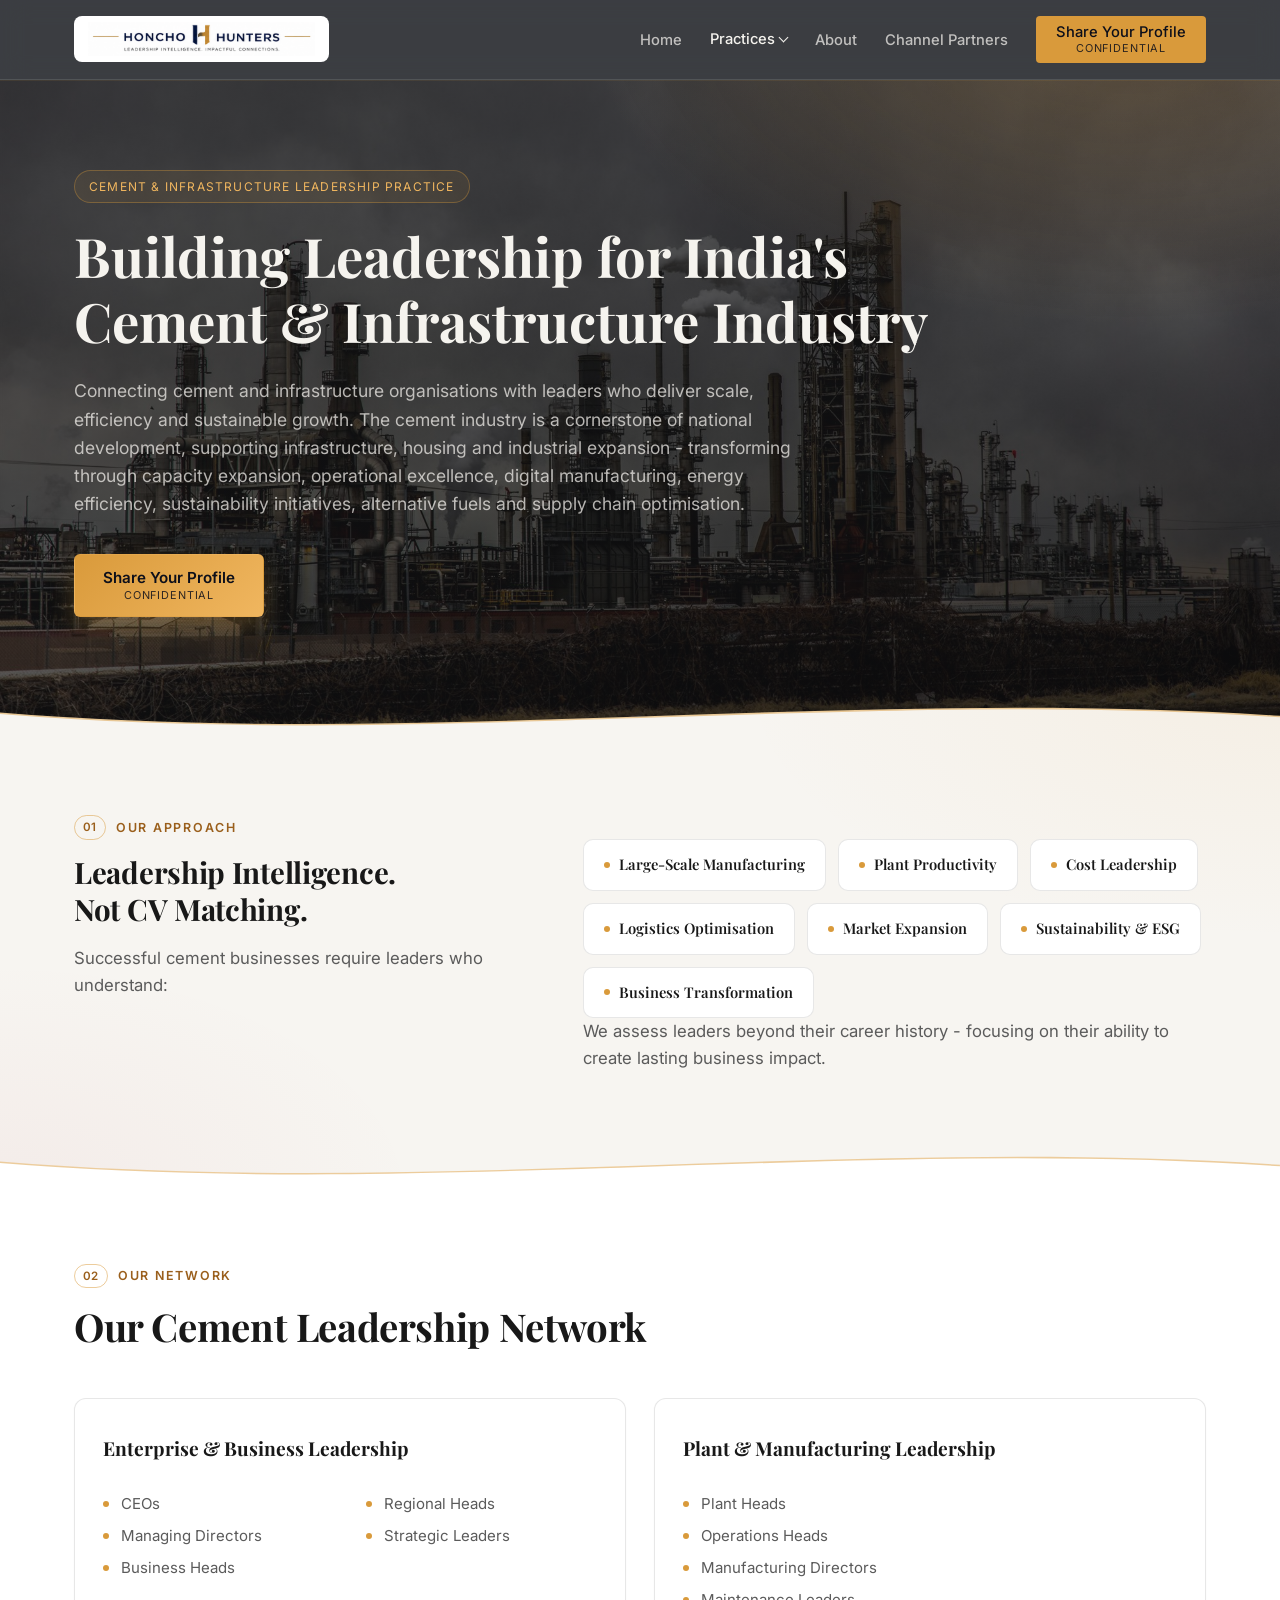
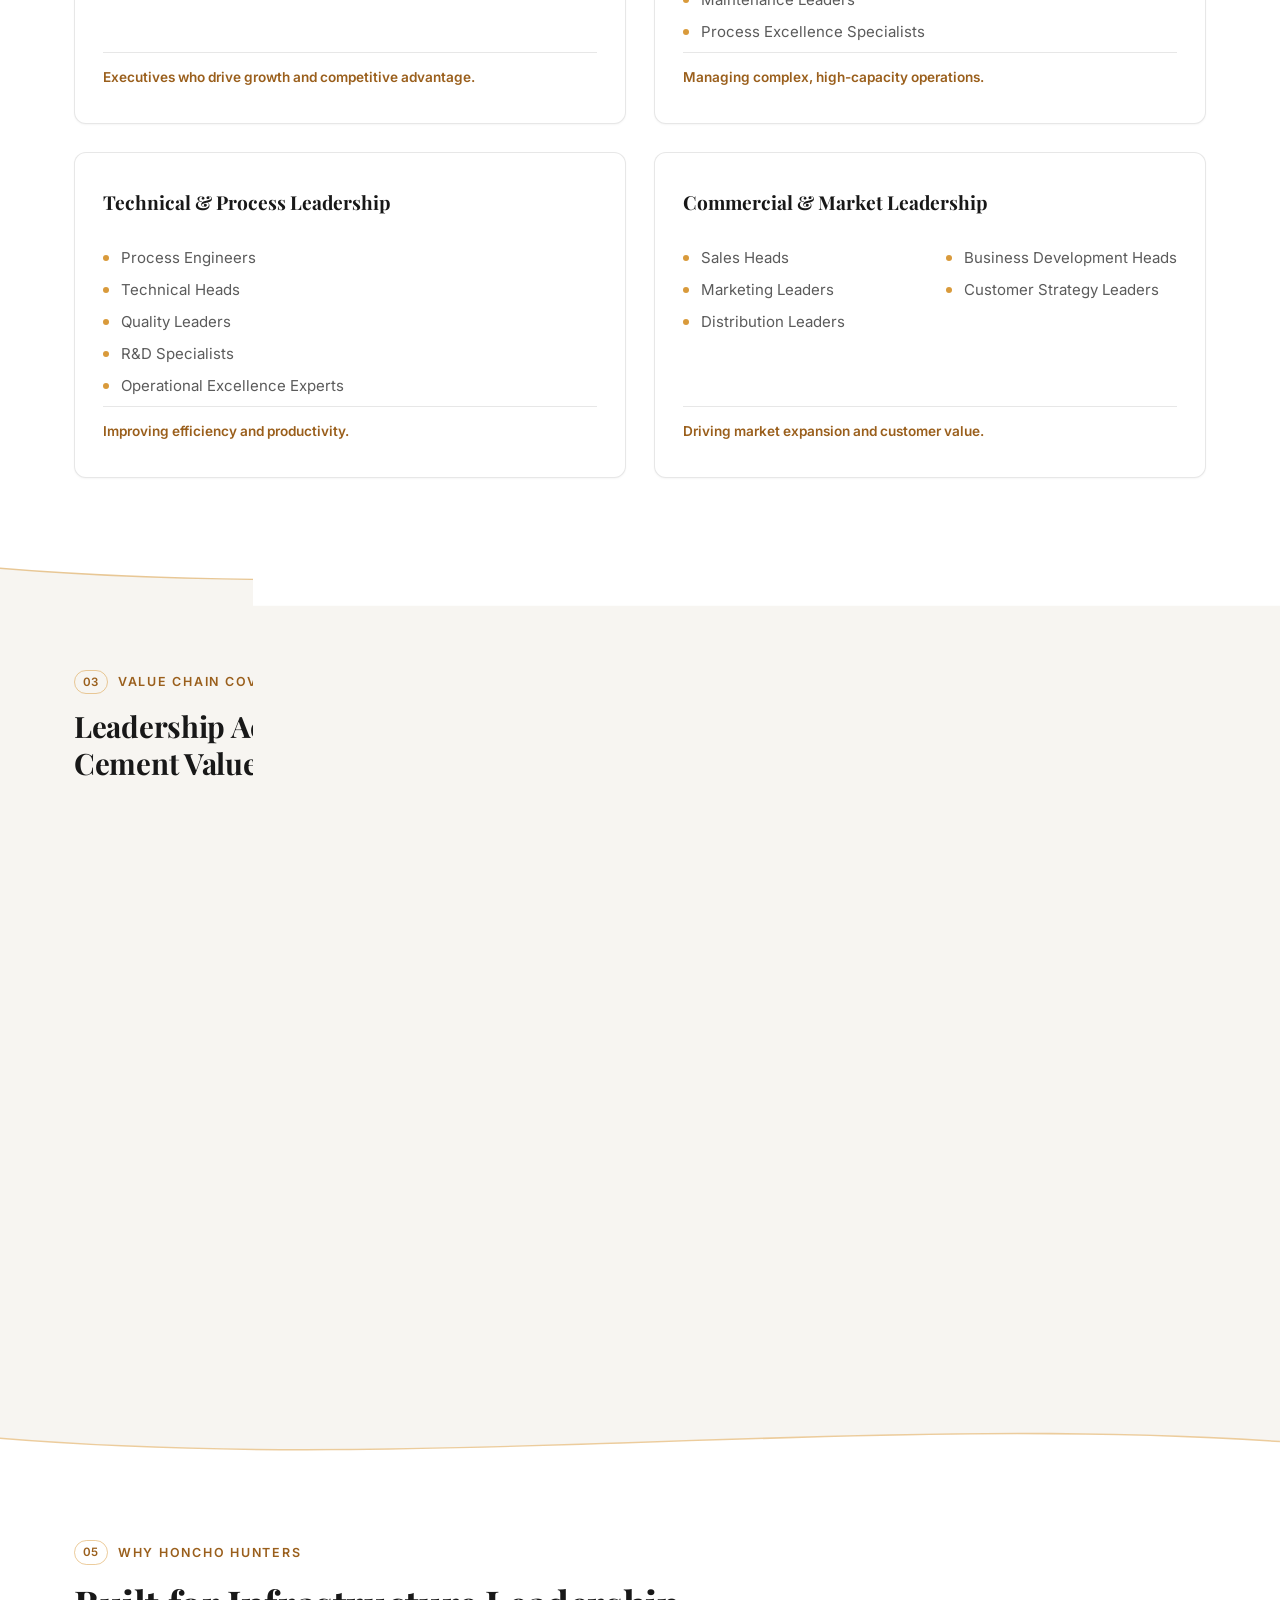
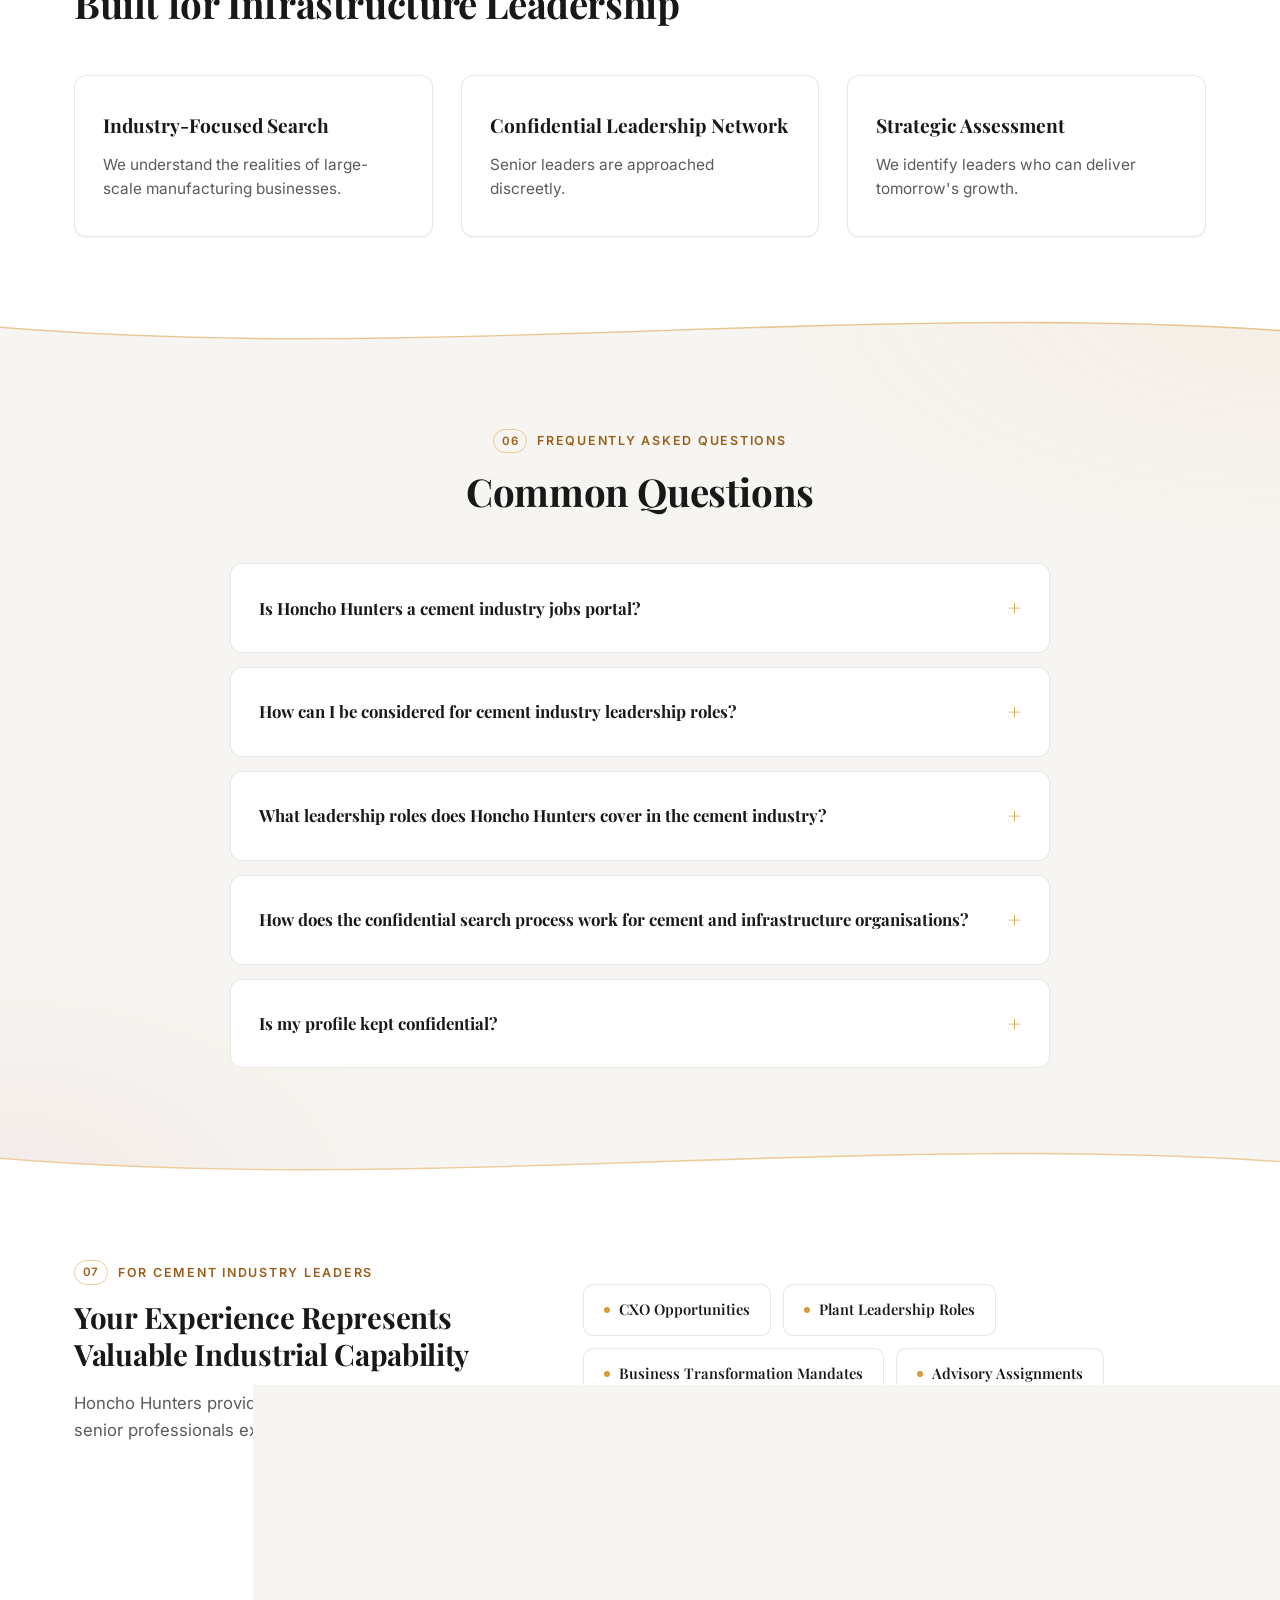
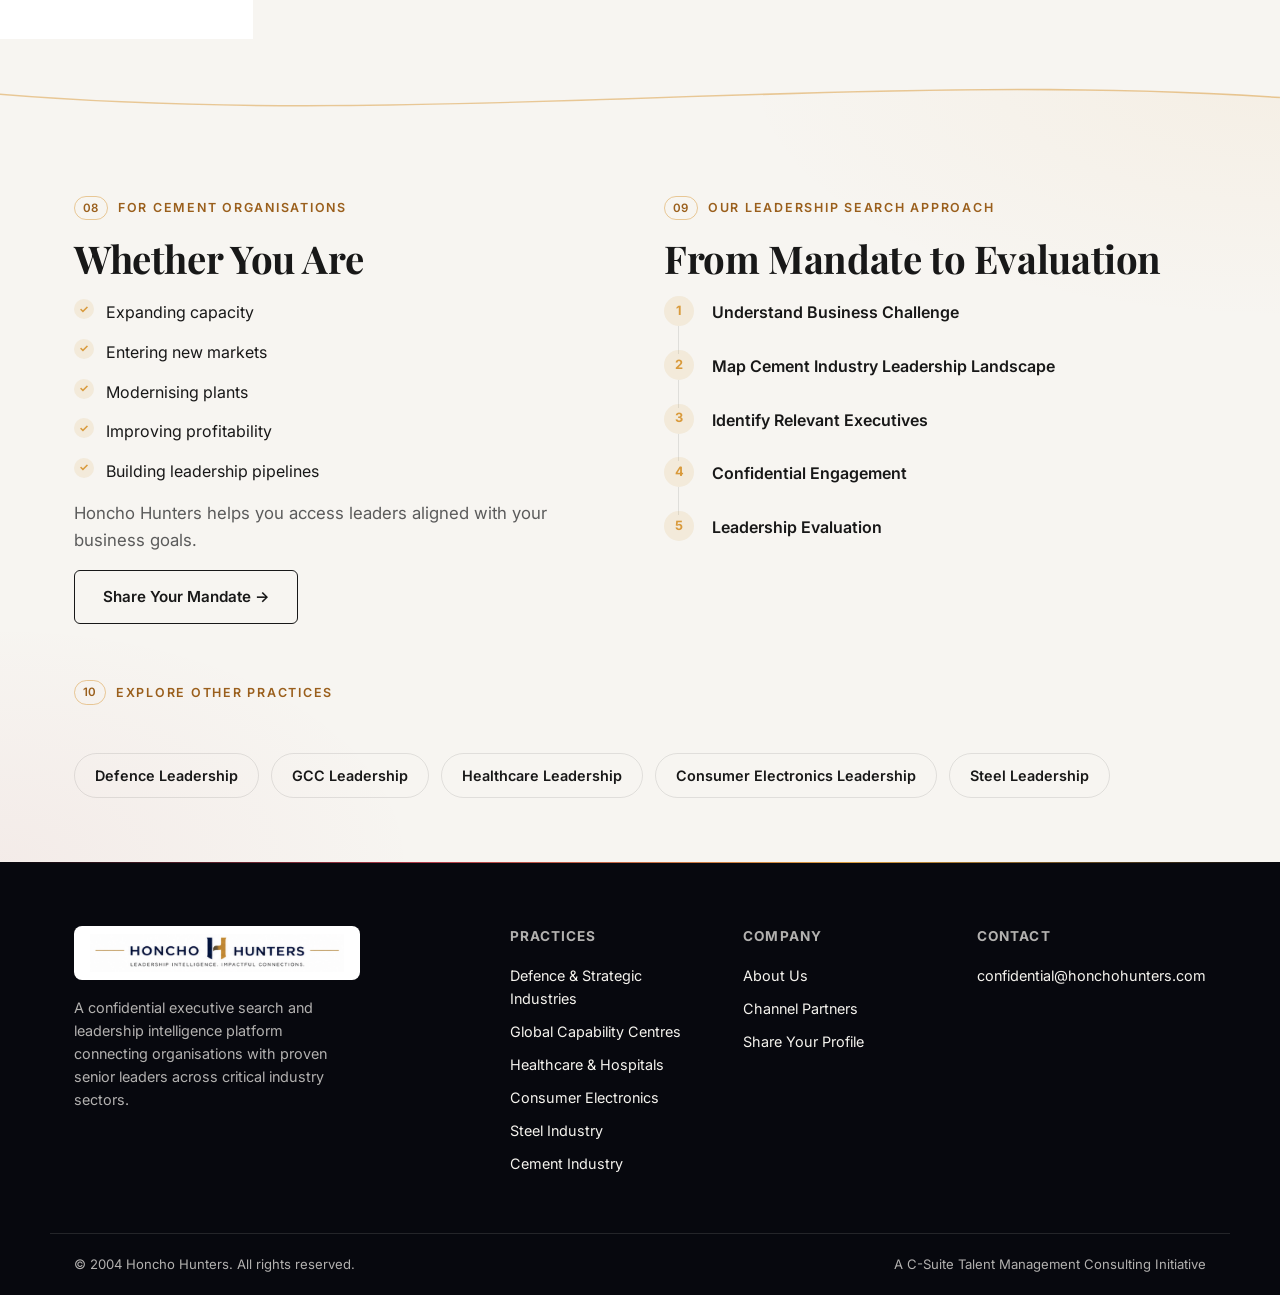
<file: cement/index.html>
<!DOCTYPE html>
<html lang="en">
<head>
  <meta charset="UTF-8" />
  <meta name="viewport" content="width=device-width, initial-scale=1.0" />
  <link rel="icon" type="image/png" href="/assets/images/favicon.png" />

  <title>Cement & Infrastructure Leadership | Honcho Hunters</title>
  <meta name="description" content="Honcho Hunters connects cement and infrastructure organisations with leaders who deliver scale, efficiency and sustainable growth." />
  <meta name="robots" content="index, follow" />
  <link rel="canonical" href="https://honchohunters.com/cement/" />

  <meta property="og:type" content="website" />
  <meta property="og:site_name" content="Honcho Hunters" />
  <meta property="og:title" content="Cement & Infrastructure Leadership Practice | Honcho Hunters" />
  <meta property="og:description" content="Building leadership for India's infrastructure growth." />
  <meta property="og:url" content="https://honchohunters.com/cement/" />
  <meta property="og:image" content="https://honchohunters.com/assets/images/logo.png" />
  <meta property="og:locale" content="en_IN" />

  <meta name="twitter:card" content="summary_large_image" />
  <meta name="twitter:title" content="Cement & Infrastructure Leadership Practice | Honcho Hunters" />
  <meta name="twitter:description" content="Building leadership for India's infrastructure growth." />
  <meta name="twitter:image" content="https://honchohunters.com/assets/images/logo.png" />

  <link rel="stylesheet" href="/assets/css/style.css" />
  <link rel="preconnect" href="https://fonts.googleapis.com" />
  <link rel="preconnect" href="https://fonts.gstatic.com" crossorigin />
  <link href="https://fonts.googleapis.com/css2?family=Inter:wght@400;500;600&family=Playfair+Display:wght@700&display=swap" rel="stylesheet" />
</head>
<body>

  <!-- NAV -->
  <nav class="nav" role="navigation" aria-label="Main navigation">
    <div class="nav__inner">
      <a class="nav__logo" href="/"><img src="/assets/images/logo.png" alt="Honcho Hunters - Leadership Intelligence. Impactful Connections." class="nav__logo-img" width="668" height="100" /></a>
      <ul class="nav__links">
        <li><a href="/">Home</a></li>
        <li class="nav__dropdown">
          <button type="button" class="nav__dropdown-toggle is-active" aria-haspopup="true" aria-expanded="false">Practices</button>
          <ul class="nav__dropdown-menu">
            <li><a href="/defence/">Defence &amp; Strategic Industries</a></li>
            <li><a href="/gcc/">Global Capability Centres</a></li>
            <li><a href="/healthcare/">Healthcare &amp; Hospitals</a></li>
            <li><a href="/consumer-electronics/">Consumer Electronics &amp; Technology</a></li>
            <li><a href="/steel/">Steel Industry</a></li>
            <li><a href="/cement/" class="is-active">Cement Industry</a></li>
          </ul>
        </li>
        <li><a href="/about/">About</a></li>
        <li><a href="/channel-partners/">Channel Partners</a></li>
        <li><a href="/engage/" class="nav__cta">Share Your Profile<span class="nav__cta-sub">Confidential</span></a></li>
      </ul>
      <button class="nav__hamburger" aria-label="Toggle menu" aria-expanded="false">
        <span></span><span></span><span></span>
      </button>
    </div>
  </nav>

  <main id="main">

  <!-- HERO -->
  <section class="hero hero--page hero--curve hero--tint-amber-deep">
    <div class="hero__bg" style="background-image:url('/assets/images/cement-hero.jpg')"></div>
    <div class="container">
      <p class="page-tag">Cement &amp; Infrastructure Leadership Practice</p>
      <h1 class="hero__title" style="margin:0 0 24px;">Building Leadership for India's Cement &amp; Infrastructure Industry</h1>
      <p class="hero__subtitle" style="margin:0;">
        Connecting cement and infrastructure organisations with leaders who deliver scale, efficiency and sustainable growth. The cement industry is a cornerstone of national development, supporting infrastructure, housing and industrial expansion - transforming through capacity expansion, operational excellence, digital manufacturing, energy efficiency, sustainability initiatives, alternative fuels and supply chain optimisation.
      </p>
      <div class="hero__actions" style="justify-content:flex-start;margin-top:36px;">
        <a href="/engage/?vertical=cement" class="btn btn--primary btn--stacked">Share Your Profile<span class="btn__sub">Confidential</span></a>
      </div>
    </div>
    <span class="divider divider--page-curve"><svg viewBox="0 0 1440 100" preserveAspectRatio="none"><path d="M0,40 C480,95 960,0 1440,45 L1440,100 L0,100 Z"></path></svg></span>
  </section>

  <!-- LEADERSHIP INTELLIGENCE -->
  <section class="section section--light">
    <div class="container">
      <div class="section__header center">
        <p class="section-label">Our Approach</p>
        <h2 class="section-title">Leadership Intelligence. Not CV Matching.</h2>
        <p class="section-body">Successful cement businesses require leaders who understand:</p>
      </div>
      <ul class="tag-cloud">
        <li class="tag-chip">Large-Scale Manufacturing</li>
        <li class="tag-chip">Plant Productivity</li>
        <li class="tag-chip">Cost Leadership</li>
        <li class="tag-chip">Logistics Optimisation</li>
        <li class="tag-chip">Market Expansion</li>
        <li class="tag-chip">Sustainability &amp; ESG</li>
        <li class="tag-chip">Business Transformation</li>
      </ul>
      <p class="section-body" style="margin:28px auto 0;text-align:center;">We assess leaders beyond their career history - focusing on their ability to create lasting business impact.</p>
    </div>
  </section>

  <span class="divider divider--light-to-card"><svg viewBox="0 0 1440 100" preserveAspectRatio="none"><path d="M0,40 C480,95 960,0 1440,45 L1440,100 L0,100 Z"></path></svg></span>

  <!-- NETWORK -->
  <section class="section section--card">
    <div class="container">
      <div class="section__header center">
        <p class="section-label">Our Network</p>
        <h2 class="section-title">Our Cement Leadership Network</h2>
      </div>
      <div class="grid grid--cols-2">
        <div class="card">
          <p class="card__title">Enterprise &amp; Business Leadership</p>
          <ul class="card__list">
            <li>CEOs</li>
            <li>Managing Directors</li>
            <li>Business Heads</li>
            <li>Regional Heads</li>
            <li>Strategic Leaders</li>
          </ul>
          <p class="card__focus">Executives who drive growth and competitive advantage.</p>
        </div>
        <div class="card">
          <p class="card__title">Plant &amp; Manufacturing Leadership</p>
          <ul class="card__list">
            <li>Plant Heads</li>
            <li>Operations Heads</li>
            <li>Manufacturing Directors</li>
            <li>Maintenance Leaders</li>
            <li>Process Excellence Specialists</li>
          </ul>
          <p class="card__focus">Managing complex, high-capacity operations.</p>
        </div>
        <div class="card">
          <p class="card__title">Technical &amp; Process Leadership</p>
          <ul class="card__list">
            <li>Process Engineers</li>
            <li>Technical Heads</li>
            <li>Quality Leaders</li>
            <li>R&amp;D Specialists</li>
            <li>Operational Excellence Experts</li>
          </ul>
          <p class="card__focus">Improving efficiency and productivity.</p>
        </div>
        <div class="card">
          <p class="card__title">Commercial &amp; Market Leadership</p>
          <ul class="card__list">
            <li>Sales Heads</li>
            <li>Marketing Leaders</li>
            <li>Distribution Leaders</li>
            <li>Business Development Heads</li>
            <li>Customer Strategy Leaders</li>
          </ul>
          <p class="card__focus">Driving market expansion and customer value.</p>
        </div>
      </div>
    </div>
  </section>

  <span class="divider divider--card-to-light"><svg viewBox="0 0 1440 100" preserveAspectRatio="none"><path d="M0,40 C480,95 960,0 1440,45 L1440,100 L0,100 Z"></path></svg></span>

  <!-- VALUE CHAIN -->
  <section class="section section--light">
    <div class="container">
      <div class="section__header center">
        <p class="section-label">Value Chain Coverage</p>
        <h2 class="section-title">Leadership Across the Cement Value Chain</h2>
        <p class="section-body" style="margin:0 auto;">From limestone extraction to ready-mix delivery, our network spans every stage of the value chain:</p>
      </div>
      <ul class="tag-cloud">
        <li class="tag-chip">Limestone Mining &amp; Quarrying</li>
        <li class="tag-chip">Raw Material Grinding</li>
        <li class="tag-chip">Clinkerisation &amp; Kiln Operations</li>
        <li class="tag-chip">Cement Grinding &amp; Blending</li>
        <li class="tag-chip">Packing &amp; Dispatch</li>
        <li class="tag-chip">Ready-Mix Concrete (RMC)</li>
        <li class="tag-chip">Waste Heat Recovery</li>
        <li class="tag-chip">Alternative Fuels &amp; Raw Materials</li>
        <li class="tag-chip">Cement Trading &amp; Distribution</li>
      </ul>
    </div>
  </section>

  <span class="divider divider--light-to-dark"><svg viewBox="0 0 1440 100" preserveAspectRatio="none"><path d="M0,40 C480,95 960,0 1440,45 L1440,100 L0,100 Z"></path></svg></span>

  <!-- SUSTAINABILITY -->
  <section class="section section--dark color_dark">
    <div class="container">
      <div class="section__header center">
        <p class="section-label">Future Focus</p>
        <h2 class="section-title">Sustainability &amp; Future-Ready Leadership</h2>
        <p class="section-body" style="margin:0 auto;">For emerging priorities, our network spans:</p>
      </div>
      <ul class="tag-cloud">
        <li class="tag-chip">Green Cement</li>
        <li class="tag-chip">Energy Transition</li>
        <li class="tag-chip">Carbon Reduction</li>
        <li class="tag-chip">Digital Plants</li>
        <li class="tag-chip">ESG Transformation</li>
      </ul>
    </div>
  </section>

  <span class="divider divider--dark-to-card"><svg viewBox="0 0 1440 100" preserveAspectRatio="none"><path d="M0,40 C480,95 960,0 1440,45 L1440,100 L0,100 Z"></path></svg></span>

  <!-- WHY -->
  <section class="section section--card">
    <div class="container">
      <div class="section__header center">
        <p class="section-label">Why Honcho Hunters</p>
        <h2 class="section-title">Built for Infrastructure Leadership</h2>
      </div>
      <div class="grid grid--cols-3">
        <div class="card">
          <p class="card__title">Industry-Focused Search</p>
          <p class="card__body">We understand the realities of large-scale manufacturing businesses.</p>
        </div>
        <div class="card">
          <p class="card__title">Confidential Leadership Network</p>
          <p class="card__body">Senior leaders are approached discreetly.</p>
        </div>
        <div class="card">
          <p class="card__title">Strategic Assessment</p>
          <p class="card__body">We identify leaders who can deliver tomorrow's growth.</p>
        </div>
      </div>
    </div>
  </section>

  <span class="divider divider--card-to-light"><svg viewBox="0 0 1440 100" preserveAspectRatio="none"><path d="M0,40 C480,95 960,0 1440,45 L1440,100 L0,100 Z"></path></svg></span>

  <!-- FAQ -->
  <section class="section section--light">
    <div class="container">
      <div class="section__header center">
        <p class="section-label">Frequently Asked Questions</p>
        <h2 class="section-title">Common Questions</h2>
      </div>
      <div class="faq-list">
        <details class="faq-item" name="faq">
          <summary>Is Honcho Hunters a cement industry jobs portal?</summary>
          <p>No. Honcho Hunters is a confidential executive search and leadership intelligence platform, not a public job board. We do not list open positions or publish candidate profiles. Organisations share specific leadership mandates, and we identify and introduce relevant leaders directly.</p>
        </details>
        <details class="faq-item" name="faq">
          <summary>How can I be considered for cement industry leadership roles?</summary>
          <p>Senior professionals can confidentially share their profile at honchohunters.com/engage/. Profiles are shared only against relevant mandates for CXO, plant leadership, business transformation and board-level roles.</p>
        </details>
        <details class="faq-item" name="faq">
          <summary>What leadership roles does Honcho Hunters cover in the cement industry?</summary>
          <p>Our practice covers leaders driving scale, efficiency and sustainable growth across manufacturing, technical and commercial leadership in cement and infrastructure organisations.</p>
        </details>
        <details class="faq-item" name="faq">
          <summary>How does the confidential search process work for cement and infrastructure organisations?</summary>
          <p>Organisations share a leadership mandate with Honcho Hunters. We map the relevant sector leadership landscape, identify relevant executives, confidentially engage them, conduct leadership evaluation, and make an introduction.</p>
        </details>
        <details class="faq-item" name="faq">
          <summary>Is my profile kept confidential?</summary>
          <p>Yes. Honcho Hunters does not operate as a public CV marketplace. Profiles are handled discreetly and shared only with directly relevant organisations.</p>
        </details>
      </div>
    </div>
  </section>

  <span class="divider divider--light-to-card"><svg viewBox="0 0 1440 100" preserveAspectRatio="none"><path d="M0,40 C480,95 960,0 1440,45 L1440,100 L0,100 Z"></path></svg></span>

  <!-- FOR PROFESSIONALS -->
  <section class="section section--card">
    <div class="container">
      <div class="section__header center">
        <p class="section-label">For Cement Industry Leaders</p>
        <h2 class="section-title">Your Experience Represents Valuable Industrial Capability</h2>
        <p class="section-body" style="margin:0 auto;">Honcho Hunters provides a confidential platform for senior professionals exploring:</p>
      </div>
      <ul class="tag-cloud">
        <li class="tag-chip">CXO Opportunities</li>
        <li class="tag-chip">Plant Leadership Roles</li>
        <li class="tag-chip">Business Transformation Mandates</li>
        <li class="tag-chip">Advisory Assignments</li>
        <li class="tag-chip">Board-Level Opportunities</li>
      </ul>
      <p class="section-body" style="margin:28px auto 0;text-align:center;">Your profile remains confidential and is shared only with relevant organisations.</p>
      <div style="text-align:center;margin-top:24px;">
        <a href="/engage/?vertical=cement" class="btn btn--primary btn--stacked">Share Your Profile →<span class="btn__sub">Confidential</span></a>
      </div>
    </div>
  </section>

  <span class="divider divider--card-to-light"><svg viewBox="0 0 1440 100" preserveAspectRatio="none"><path d="M0,40 C480,95 960,0 1440,45 L1440,100 L0,100 Z"></path></svg></span>

  <!-- FOR ORGANISATIONS / PROCESS -->
  <section class="section section--light">
    <div class="container">
      <div class="grid" style="grid-template-columns:1fr 1fr;gap:48px;">
        <div>
          <p class="section-label">For Cement Organisations</p>
          <h2 class="section-title">Whether You Are</h2>
          <ul class="checklist">
            <li>Expanding capacity</li>
            <li>Entering new markets</li>
            <li>Modernising plants</li>
            <li>Improving profitability</li>
            <li>Building leadership pipelines</li>
          </ul>
          <p class="section-body" style="margin-top:16px;">Honcho Hunters helps you access leaders aligned with your business goals.</p>
          <a href="mailto:confidential@honchohunters.com" class="btn btn--outline" style="margin-top:16px;">Share Your Mandate →</a>
        </div>
        <div>
          <p class="section-label">Our Leadership Search Approach</p>
          <h2 class="section-title">From Mandate to Evaluation</h2>
          <ol class="process-steps">
            <li>Understand Business Challenge</li>
            <li>Map Cement Industry Leadership Landscape</li>
            <li>Identify Relevant Executives</li>
            <li>Confidential Engagement</li>
            <li>Leadership Evaluation</li>
          </ol>
        </div>
      </div>
      <div class="section__header center" style="margin-top:56px;">
        <p class="section-label">Explore Other Practices</p>
      </div>
      <div class="related-practices">
        <a href="/defence/">Defence Leadership</a>
        <a href="/gcc/">GCC Leadership</a>
        <a href="/healthcare/">Healthcare Leadership</a>
        <a href="/consumer-electronics/">Consumer Electronics Leadership</a>
        <a href="/steel/">Steel Leadership</a>
      </div>
    </div>
  </section>

  </main>

  <!-- FOOTER -->
  <footer class="footer">
    <div class="footer__inner">
      <div class="footer__brand">
        <a class="nav__logo" href="/"><img src="/assets/images/logo.png" alt="Honcho Hunters - Leadership Intelligence. Impactful Connections." class="nav__logo-img" width="668" height="100" /></a>
        <p>A confidential executive search and leadership intelligence platform connecting organisations with proven senior leaders across critical industry sectors.</p>
      </div>
      <div class="footer__col">
        <h2>Practices</h2>
        <ul>
          <li><a href="/defence/">Defence &amp; Strategic Industries</a></li>
          <li><a href="/gcc/">Global Capability Centres</a></li>
          <li><a href="/healthcare/">Healthcare &amp; Hospitals</a></li>
          <li><a href="/consumer-electronics/">Consumer Electronics</a></li>
          <li><a href="/steel/">Steel Industry</a></li>
          <li><a href="/cement/">Cement Industry</a></li>
        </ul>
      </div>
      <div class="footer__col">
        <h2>Company</h2>
        <ul>
          <li><a href="/about/">About Us</a></li>
          <li><a href="/channel-partners/">Channel Partners</a></li>
          <li><a href="/engage/">Share Your Profile</a></li>
        </ul>
      </div>
      <div class="footer__col">
        <h2>Contact</h2>
        <ul>
          <li><a href="mailto:confidential@honchohunters.com">confidential@honchohunters.com</a></li>
        </ul>
      </div>
    </div>
    <div class="footer__bottom">
      <span>&copy; 2004 Honcho Hunters. All rights reserved.</span>
      <span>A C-Suite Talent Management Consulting Initiative</span>
    </div>
  </footer>

  <script src="/assets/js/main.js"></script>

  <script type="application/ld+json">
  {
    "@context": "https://schema.org",
    "@type": "BreadcrumbList",
    "itemListElement": [
      { "@type": "ListItem", "position": 1, "name": "Home", "item": "https://honchohunters.com/" },
      { "@type": "ListItem", "position": 2, "name": "Cement Industry", "item": "https://honchohunters.com/cement/" }
    ]
  }
  </script>
  <script type="application/ld+json">
  {
    "@context": "https://schema.org",
    "@type": "Service",
    "serviceType": "Cement & Infrastructure Executive Search and Leadership Intelligence",
    "provider": { "@id": "https://honchohunters.com/#organization" },
    "areaServed": { "@type": "Country", "name": "India" },
    "audience": {
      "@type": "Audience",
      "audienceType": "Senior cement and infrastructure executives; cement organisations with leadership mandates"
    },
    "description": "Confidential executive search connecting cement and infrastructure organisations with CEOs, plant heads, technical and commercial leaders who deliver scale, efficiency and sustainable growth."
  }
  </script>
  <script type="application/ld+json">
  {
  "@context": "https://schema.org",
  "@type": "FAQPage",
  "mainEntity": [
    {
      "@type": "Question",
      "name": "Is Honcho Hunters a cement industry jobs portal?",
      "acceptedAnswer": {
        "@type": "Answer",
        "text": "No. Honcho Hunters is a confidential executive search and leadership intelligence platform, not a public job board. We do not list open positions or publish candidate profiles. Organisations share specific leadership mandates, and we identify and introduce relevant leaders directly."
      }
    },
    {
      "@type": "Question",
      "name": "How can I be considered for cement industry leadership roles?",
      "acceptedAnswer": {
        "@type": "Answer",
        "text": "Senior professionals can confidentially share their profile at honchohunters.com/engage/. Profiles are shared only against relevant mandates for CXO, plant leadership, business transformation and board-level roles."
      }
    },
    {
      "@type": "Question",
      "name": "What leadership roles does Honcho Hunters cover in the cement industry?",
      "acceptedAnswer": {
        "@type": "Answer",
        "text": "Our practice covers leaders driving scale, efficiency and sustainable growth across manufacturing, technical and commercial leadership in cement and infrastructure organisations."
      }
    },
    {
      "@type": "Question",
      "name": "How does the confidential search process work for cement and infrastructure organisations?",
      "acceptedAnswer": {
        "@type": "Answer",
        "text": "Organisations share a leadership mandate with Honcho Hunters. We map the relevant sector leadership landscape, identify relevant executives, confidentially engage them, conduct leadership evaluation, and make an introduction."
      }
    },
    {
      "@type": "Question",
      "name": "Is my profile kept confidential?",
      "acceptedAnswer": {
        "@type": "Answer",
        "text": "Yes. Honcho Hunters does not operate as a public CV marketplace. Profiles are handled discreetly and shared only with directly relevant organisations."
      }
    }
  ]
}
  </script>
</body>
</html>
</file>
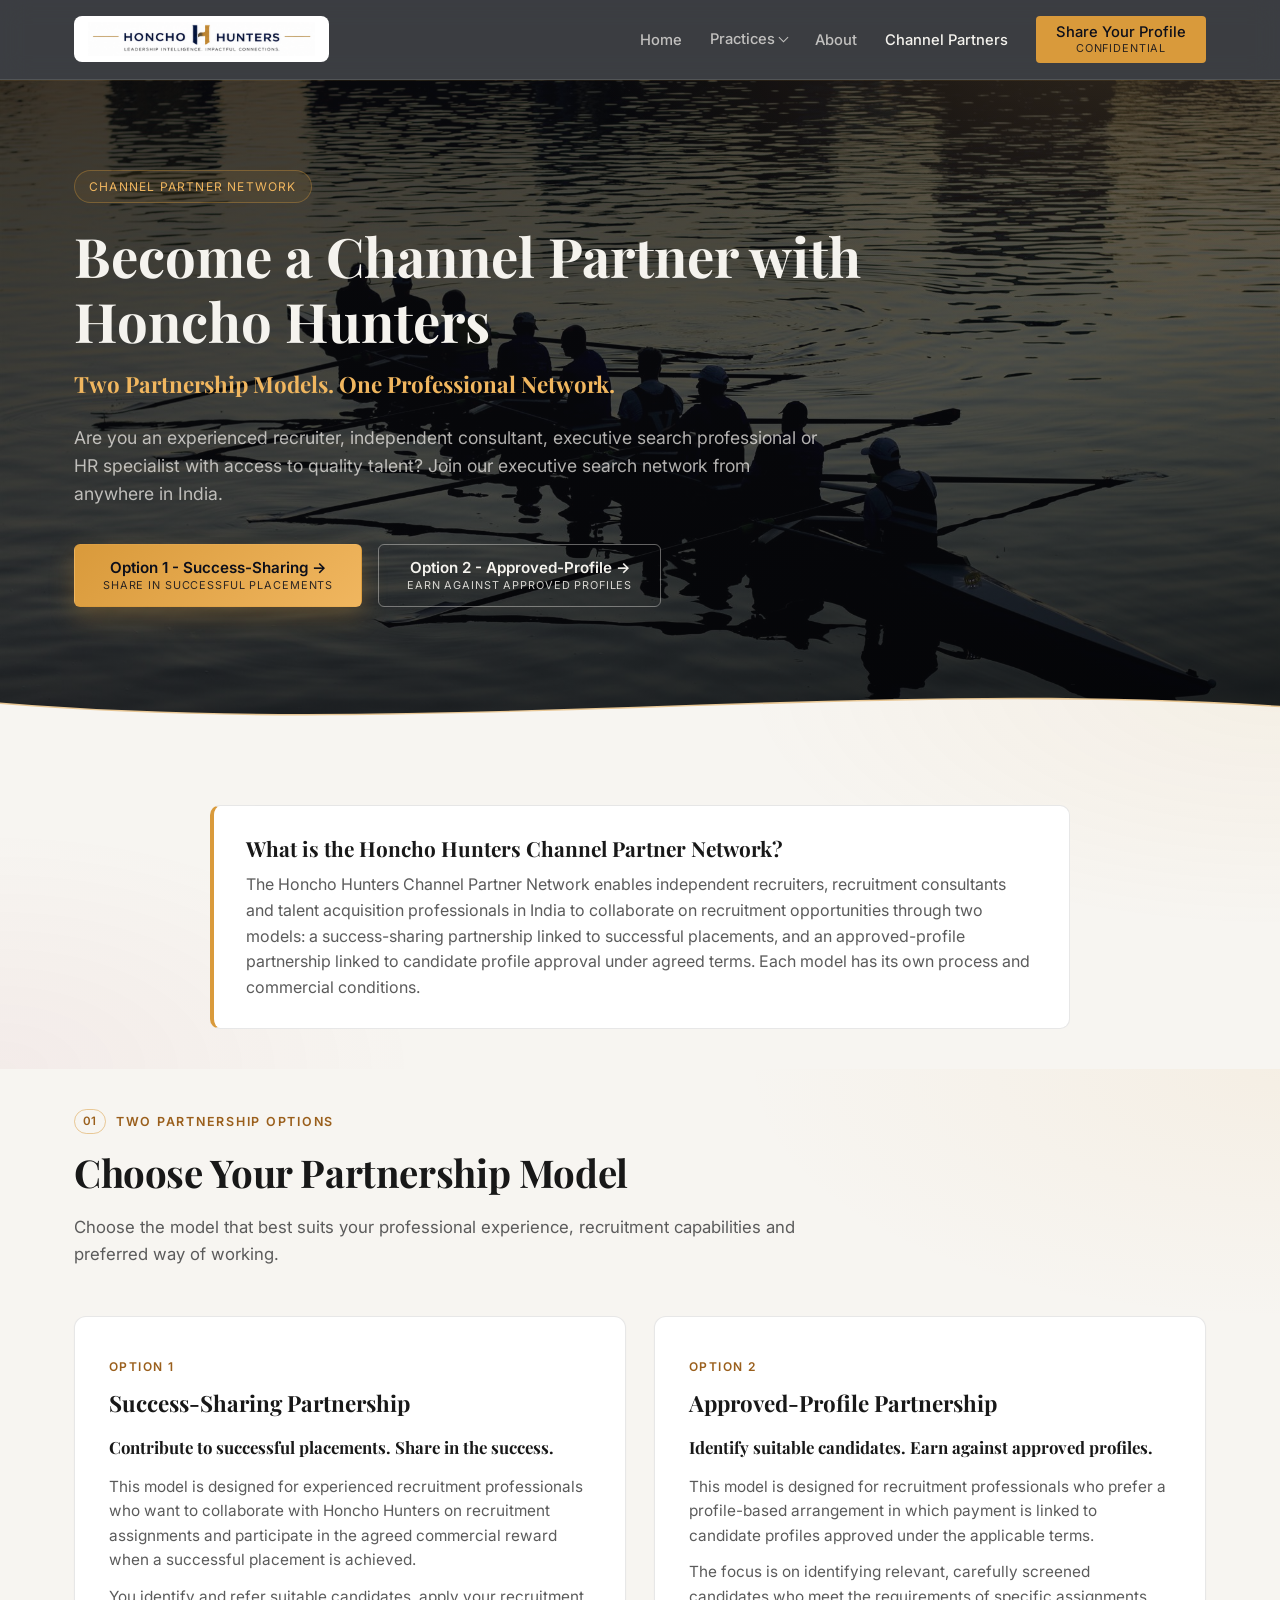
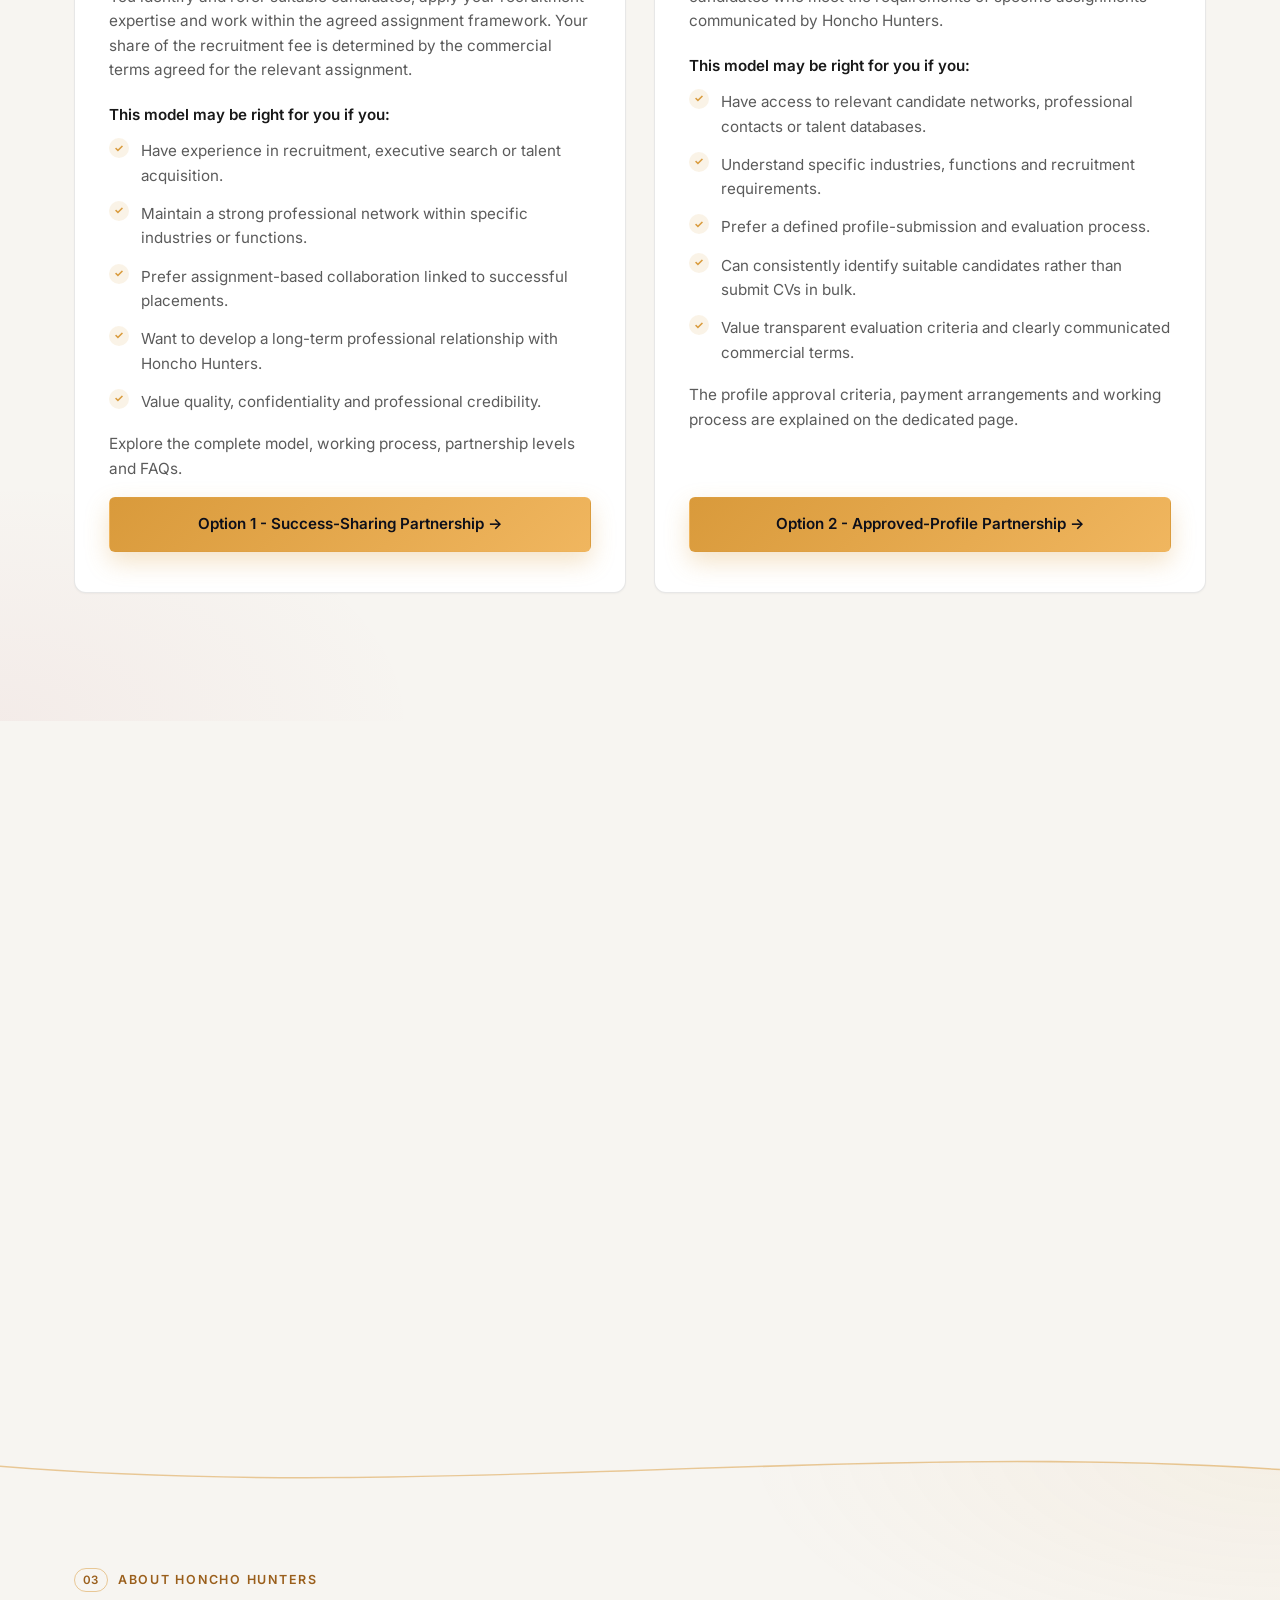
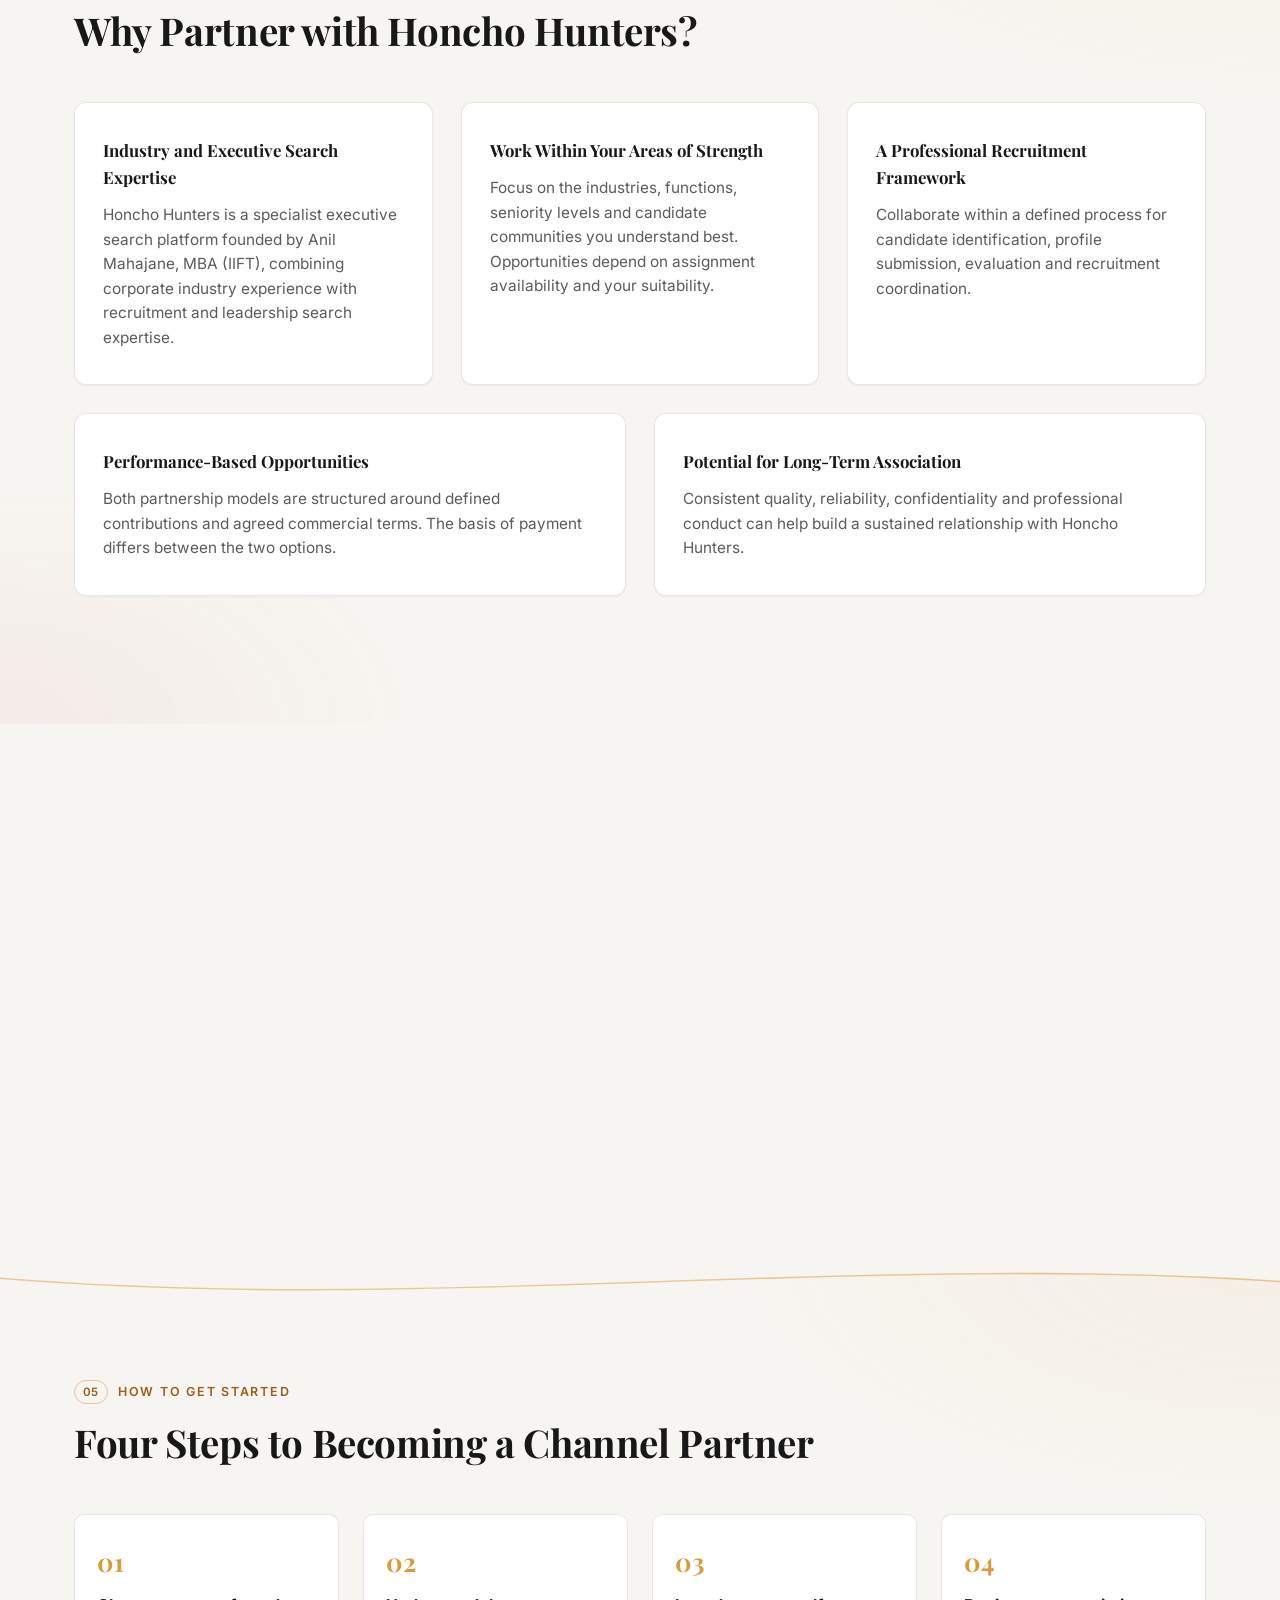
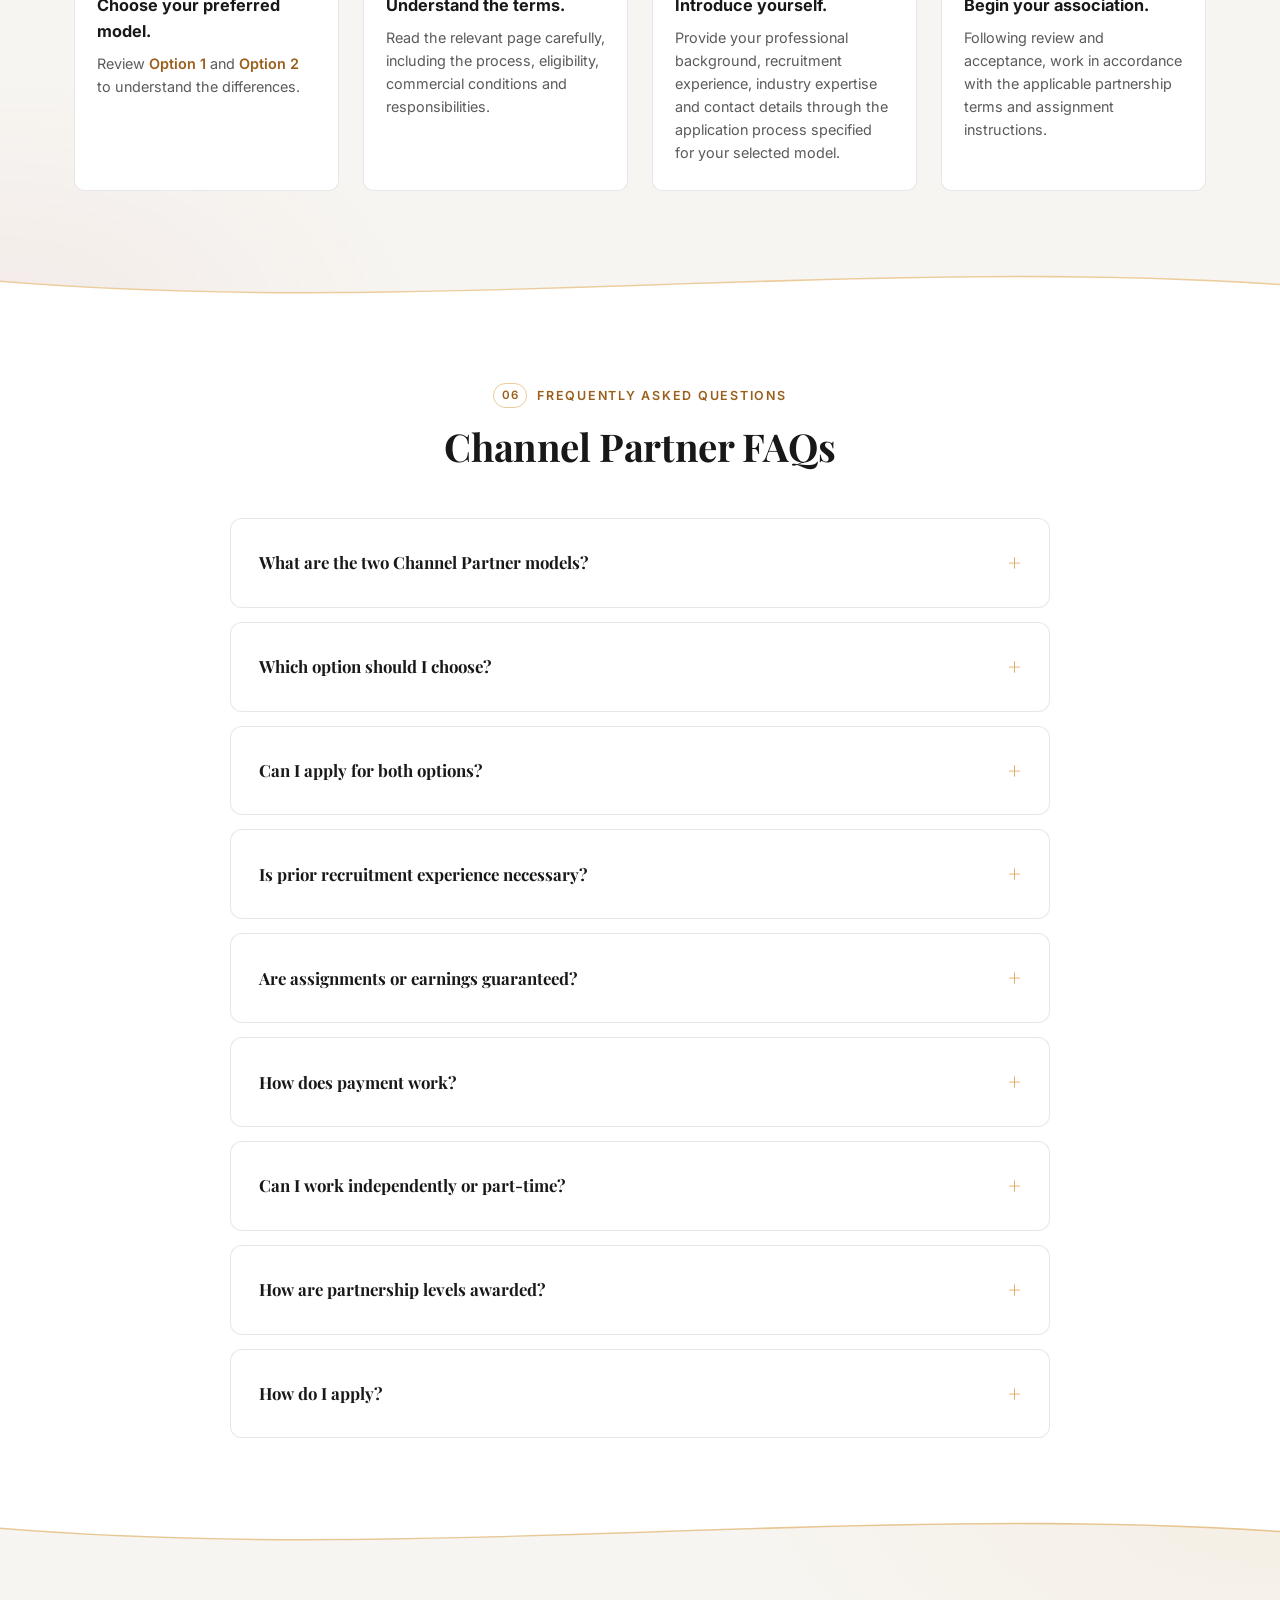
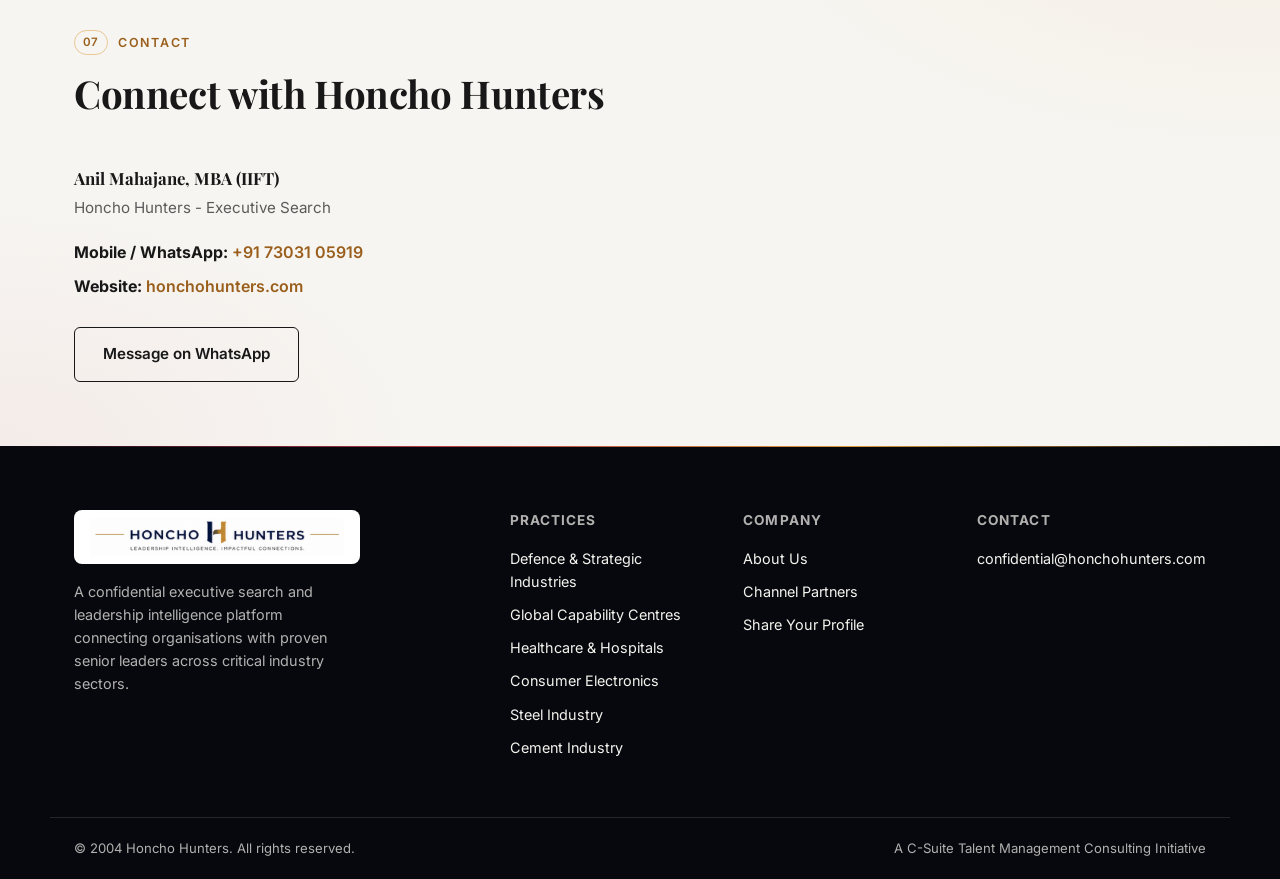
<file: channel-partners/index.html>
<!DOCTYPE html>
<html lang="en">
<head>
  <meta charset="UTF-8" />
  <meta name="viewport" content="width=device-width, initial-scale=1.0" />
  <link rel="icon" type="image/png" href="/assets/images/favicon.png" />

  <title>Recruitment Channel Partners in India | Honcho Hunters</title>
  <meta name="description" content="Join Honcho Hunters as a recruitment channel partner. Explore success-sharing and approved-profile partnership opportunities for recruiters and talent acquisition professionals across India." />
  <meta name="keywords" content="recruitment channel partners in India, recruitment channel partner opportunities, recruitment partnership for independent recruiters, executive search channel partners, recruitment referral partnerships, success-sharing recruitment partnership, approved-profile recruitment partnership" />
  <meta name="robots" content="index,follow,max-image-preview:large,max-snippet:-1,max-video-preview:-1" />
  <link rel="canonical" href="https://honchohunters.com/channel-partners/" />

  <meta name="geo.region" content="IN-DL" />
  <meta name="geo.placename" content="Delhi NCR, India" />
  <meta name="geo.country" content="IN" />

  <meta property="og:type" content="website" />
  <meta property="og:site_name" content="Honcho Hunters" />
  <meta property="og:title" content="Recruitment Channel Partners in India | Honcho Hunters" />
  <meta property="og:description" content="Two partnership models, one professional network. Explore success-sharing and approved-profile channel partnerships for recruiters and talent acquisition professionals across India." />
  <meta property="og:url" content="https://honchohunters.com/channel-partners/" />
  <meta property="og:image" content="https://honchohunters.com/assets/images/Channel_partner-hero.jpg" />
  <meta property="og:image:alt" content="Honcho Hunters recruitment channel partner network in India" />
  <meta property="og:locale" content="en_IN" />

  <meta name="twitter:card" content="summary_large_image" />
  <meta name="twitter:title" content="Recruitment Channel Partners in India | Honcho Hunters" />
  <meta name="twitter:description" content="Choose a success-sharing or approved-profile partnership with Honcho Hunters, a specialist executive search network." />
  <meta name="twitter:image" content="https://honchohunters.com/assets/images/Channel_partner-hero.jpg" />

  <link rel="stylesheet" href="/assets/css/style.css" />
  <link rel="preconnect" href="https://fonts.googleapis.com" />
  <link rel="preconnect" href="https://fonts.gstatic.com" crossorigin />
  <link href="https://fonts.googleapis.com/css2?family=Inter:wght@400;500;600&family=Playfair+Display:wght@700&display=swap" rel="stylesheet" />
</head>
<body>

  <!-- NAV -->
  <nav class="nav" role="navigation" aria-label="Main navigation">
    <div class="nav__inner">
      <a class="nav__logo" href="/"><img src="/assets/images/logo.png" alt="Honcho Hunters - Leadership Intelligence. Impactful Connections." class="nav__logo-img" width="668" height="100" /></a>
      <ul class="nav__links">
        <li><a href="/">Home</a></li>
        <li class="nav__dropdown">
          <button type="button" class="nav__dropdown-toggle" aria-haspopup="true" aria-expanded="false">Practices</button>
          <ul class="nav__dropdown-menu">
            <li><a href="/defence/">Defence &amp; Strategic Industries</a></li>
            <li><a href="/gcc/">Global Capability Centres</a></li>
            <li><a href="/healthcare/">Healthcare &amp; Hospitals</a></li>
            <li><a href="/consumer-electronics/">Consumer Electronics &amp; Technology</a></li>
            <li><a href="/steel/">Steel Industry</a></li>
            <li><a href="/cement/">Cement Industry</a></li>
          </ul>
        </li>
        <li><a href="/about/">About</a></li>
        <li><a href="/channel-partners/" class="is-active">Channel Partners</a></li>
        <li><a href="/engage/" class="nav__cta">Share Your Profile<span class="nav__cta-sub">Confidential</span></a></li>
      </ul>
      <button class="nav__hamburger" aria-label="Toggle menu" aria-expanded="false">
        <span></span><span></span><span></span>
      </button>
    </div>
  </nav>

  <main id="main">

  <!-- HERO -->
  <section class="hero hero--page hero--curve hero--overlay-light">
    <div class="hero__bg" role="img" aria-label="Honcho Hunters recruitment channel partner network in India" style="background-image:url('/assets/images/Channel_partner-hero.jpg')"></div>
    <div class="container">
      <p class="page-tag">Channel Partner Network</p>
      <h1 class="hero__title" style="margin:0 0 16px;">Become a Channel Partner with Honcho Hunters</h1>
      <p class="hero__tagline">Two Partnership Models. One Professional Network.</p>
      <p class="hero__subtitle" style="margin:0;">
        Are you an experienced recruiter, independent consultant, executive search professional or HR specialist with access to quality talent? Join our executive search network from anywhere in India.
      </p>
      <div class="hero__actions" style="justify-content:flex-start;margin-top:36px;">
        <a href="/channel-partners-01" class="btn btn--primary btn--stacked">Option 1 - Success-Sharing &rarr;<span class="btn__sub">Share in Successful Placements</span></a>
        <a href="/channel-partners-02" class="btn btn--outline-light btn--stacked">Option 2 - Approved-Profile &rarr;<span class="btn__sub">Earn Against Approved Profiles</span></a>
      </div>
    </div>
    <span class="divider divider--page-curve"><svg viewBox="0 0 1440 100" preserveAspectRatio="none"><path d="M0,40 C480,95 960,0 1440,45 L1440,100 L0,100 Z"></path></svg></span>
  </section>

  <!-- DEFINITION + INTRO -->
  <section class="section section--light" style="padding-bottom:40px;">
    <div class="container">
      <div class="definition-box">
        <h2>What is the Honcho Hunters Channel Partner Network?</h2>
        <p>The Honcho Hunters Channel Partner Network enables independent recruiters, recruitment consultants and talent acquisition professionals in India to collaborate on recruitment opportunities through two models: a success-sharing partnership linked to successful placements, and an approved-profile partnership linked to candidate profile approval under agreed terms. Each model has its own process and commercial conditions.</p>
      </div>
    </div>
  </section>

  <!-- CHOOSE YOUR MODEL -->
  <section class="section section--light" id="models" style="padding-top:40px;">
    <div class="container">
      <div class="section__header center">
        <p class="section-label">Two Partnership Options</p>
        <h2 class="section-title">Choose Your Partnership Model</h2>
        <p class="section-body" style="margin:0 auto;">Choose the model that best suits your professional experience, recruitment capabilities and preferred way of working.</p>
      </div>
      <div class="grid grid--cols-2">
        <div class="card option-card">
          <p class="option-card__label">Option 1</p>
          <h3 class="card__title" style="font-size:1.4rem;">Success-Sharing Partnership</h3>
          <p class="option-card__tagline">Contribute to successful placements. Share in the success.</p>
          <p class="card__body" style="margin-bottom:12px;">This model is designed for experienced recruitment professionals who want to collaborate with Honcho Hunters on recruitment assignments and participate in the agreed commercial reward when a successful placement is achieved.</p>
          <p class="card__body">You identify and refer suitable candidates, apply your recruitment expertise and work within the agreed assignment framework. Your share of the recruitment fee is determined by the commercial terms agreed for the relevant assignment.</p>
          <p class="option-card__subhead">This model may be right for you if you:</p>
          <ul class="checklist">
            <li>Have experience in recruitment, executive search or talent acquisition.</li>
            <li>Maintain a strong professional network within specific industries or functions.</li>
            <li>Prefer assignment-based collaboration linked to successful placements.</li>
            <li>Want to develop a long-term professional relationship with Honcho Hunters.</li>
            <li>Value quality, confidentiality and professional credibility.</li>
          </ul>
          <p class="card__body" style="margin-top:4px;">Explore the complete model, working process, partnership levels and FAQs.</p>
          <div class="option-card__cta">
            <a href="/channel-partners-01" class="btn btn--primary">Option 1 - Success-Sharing Partnership &rarr;</a>
          </div>
        </div>
        <div class="card option-card">
          <p class="option-card__label">Option 2</p>
          <h3 class="card__title" style="font-size:1.4rem;">Approved-Profile Partnership</h3>
          <p class="option-card__tagline">Identify suitable candidates. Earn against approved profiles.</p>
          <p class="card__body" style="margin-bottom:12px;">This model is designed for recruitment professionals who prefer a profile-based arrangement in which payment is linked to candidate profiles approved under the applicable terms.</p>
          <p class="card__body">The focus is on identifying relevant, carefully screened candidates who meet the requirements of specific assignments communicated by Honcho Hunters.</p>
          <p class="option-card__subhead">This model may be right for you if you:</p>
          <ul class="checklist">
            <li>Have access to relevant candidate networks, professional contacts or talent databases.</li>
            <li>Understand specific industries, functions and recruitment requirements.</li>
            <li>Prefer a defined profile-submission and evaluation process.</li>
            <li>Can consistently identify suitable candidates rather than submit CVs in bulk.</li>
            <li>Value transparent evaluation criteria and clearly communicated commercial terms.</li>
          </ul>
          <p class="card__body" style="margin-top:4px;">The profile approval criteria, payment arrangements and working process are explained on the dedicated page.</p>
          <div class="option-card__cta">
            <a href="/channel-partners-02" class="btn btn--primary">Option 2 - Approved-Profile Partnership &rarr;</a>
          </div>
        </div>
      </div>
    </div>
  </section>

  <span class="divider divider--light-to-card"><svg viewBox="0 0 1440 100" preserveAspectRatio="none"><path d="M0,40 C480,95 960,0 1440,45 L1440,100 L0,100 Z"></path></svg></span>

  <!-- WHO CAN APPLY -->
  <section class="section section--card">
    <div class="container">
      <div class="section__header center">
        <p class="section-label">Eligibility</p>
        <h2 class="section-title">Who Can Become a Channel Partner?</h2>
        <p class="section-body" style="margin:0 auto;">We welcome experienced recruitment professionals and specialists, including:</p>
      </div>
      <ul class="tag-cloud">
        <li class="tag-chip">Former Recruitment Agency Professionals</li>
        <li class="tag-chip">Independent Recruitment Consultants &amp; Freelance Recruiters</li>
        <li class="tag-chip">Executive Search Professionals</li>
        <li class="tag-chip">HR &amp; Talent Acquisition Professionals</li>
        <li class="tag-chip">Retired or Semi-Retired Recruitment Consultants</li>
        <li class="tag-chip">Recruiters Between Assignments</li>
        <li class="tag-chip">Industry Specialists with Access to Relevant Professional Talent</li>
        <li class="tag-chip">Professionals Sourcing via Networks, Job Portals &amp; Talent Databases</li>
      </ul>
      <p class="section-body" style="margin:32px auto 0;text-align:center;">We are particularly interested in professionals who understand manufacturing, engineering, electronics, technology, steel, cement, renewable energy and other specialist industries.</p>
      <p class="section-body" style="margin:12px auto 0;text-align:center;">Recruitment professionals across India are welcome to introduce themselves, subject to suitability and the requirements of the selected partnership model.</p>
    </div>
  </section>

  <span class="divider divider--card-to-light"><svg viewBox="0 0 1440 100" preserveAspectRatio="none"><path d="M0,40 C480,95 960,0 1440,45 L1440,100 L0,100 Z"></path></svg></span>

  <!-- WHY PARTNER -->
  <section class="section section--light">
    <div class="container">
      <div class="section__header center">
        <p class="section-label">About Honcho Hunters</p>
        <h2 class="section-title">Why Partner with Honcho Hunters?</h2>
      </div>
      <div class="grid grid--cols-3">
        <div class="card">
          <h3 class="card__title" style="font-size:1.05rem;">Industry and Executive Search Expertise</h3>
          <p class="card__body">Honcho Hunters is a specialist executive search platform founded by Anil Mahajane, MBA (IIFT), combining corporate industry experience with recruitment and leadership search expertise.</p>
        </div>
        <div class="card">
          <h3 class="card__title" style="font-size:1.05rem;">Work Within Your Areas of Strength</h3>
          <p class="card__body">Focus on the industries, functions, seniority levels and candidate communities you understand best. Opportunities depend on assignment availability and your suitability.</p>
        </div>
        <div class="card">
          <h3 class="card__title" style="font-size:1.05rem;">A Professional Recruitment Framework</h3>
          <p class="card__body">Collaborate within a defined process for candidate identification, profile submission, evaluation and recruitment coordination.</p>
        </div>
        <div class="card">
          <h3 class="card__title" style="font-size:1.05rem;">Performance-Based Opportunities</h3>
          <p class="card__body">Both partnership models are structured around defined contributions and agreed commercial terms. The basis of payment differs between the two options.</p>
        </div>
        <div class="card">
          <h3 class="card__title" style="font-size:1.05rem;">Potential for Long-Term Association</h3>
          <p class="card__body">Consistent quality, reliability, confidentiality and professional conduct can help build a sustained relationship with Honcho Hunters.</p>
        </div>
      </div>
    </div>
  </section>

  <span class="divider divider--light-to-dark"><svg viewBox="0 0 1440 100" preserveAspectRatio="none"><path d="M0,40 C480,95 960,0 1440,45 L1440,100 L0,100 Z"></path></svg></span>

  <!-- PHILOSOPHY -->
  <section class="section section--dark color_dark">
    <div class="container" style="max-width:860px;">
      <div class="section__header center">
        <p class="section-label">Our Partnership Philosophy</p>
        <p class="pull-quote">Quality over quantity. Trust over shortcuts. Long-term relationships over one-time transactions.</p>
        <p class="section-body" style="margin:0 auto;">We value recruitment professionals who understand that the right candidate matters more than the number of CVs submitted.</p>
      </div>
      <p class="section-body" style="margin:0 0 18px;color:var(--text-light);font-weight:600;">Every Channel Partner is expected to:</p>
      <ul class="checklist">
        <li>Submit accurate and relevant candidate profiles.</li>
        <li>Understand the requirements of the assignment.</li>
        <li>Obtain appropriate candidate consent before sharing personal information.</li>
        <li>Respect candidate confidentiality and data protection obligations.</li>
        <li>Avoid duplicate, misleading or unauthorised submissions.</li>
        <li>Communicate professionally and respond promptly.</li>
        <li>Follow the agreed submission process and commercial terms.</li>
      </ul>
      <p class="section-body" style="margin:24px 0 0;">Our objective is to build a dependable network of professionals who contribute meaningfully to specialist recruitment and executive search.</p>
    </div>
  </section>

  <span class="divider divider--dark-to-light"><svg viewBox="0 0 1440 100" preserveAspectRatio="none"><path d="M0,40 C480,95 960,0 1440,45 L1440,100 L0,100 Z"></path></svg></span>

  <!-- HOW TO GET STARTED -->
  <section class="section section--light">
    <div class="container">
      <div class="section__header center">
        <p class="section-label">How to Get Started</p>
        <h2 class="section-title">Four Steps to Becoming a Channel Partner</h2>
      </div>
      <div class="process__steps">
        <div class="step">
          <p class="step__number">01</p>
          <p class="step__title">Choose your preferred model.</p>
          <p class="step__body">Review <a href="/channel-partners-01" style="color:var(--accent-deep);font-weight:600;">Option 1</a> and <a href="/channel-partners-02" style="color:var(--accent-deep);font-weight:600;">Option 2</a> to understand the differences.</p>
        </div>
        <div class="step">
          <p class="step__number">02</p>
          <p class="step__title">Understand the terms.</p>
          <p class="step__body">Read the relevant page carefully, including the process, eligibility, commercial conditions and responsibilities.</p>
        </div>
        <div class="step">
          <p class="step__number">03</p>
          <p class="step__title">Introduce yourself.</p>
          <p class="step__body">Provide your professional background, recruitment experience, industry expertise and contact details through the application process specified for your selected model.</p>
        </div>
        <div class="step">
          <p class="step__number">04</p>
          <p class="step__title">Begin your association.</p>
          <p class="step__body">Following review and acceptance, work in accordance with the applicable partnership terms and assignment instructions.</p>
        </div>
      </div>
    </div>
  </section>

  <span class="divider divider--light-to-card"><svg viewBox="0 0 1440 100" preserveAspectRatio="none"><path d="M0,40 C480,95 960,0 1440,45 L1440,100 L0,100 Z"></path></svg></span>

  <!-- FAQ -->
  <section class="section section--card">
    <div class="container">
      <div class="section__header center">
        <p class="section-label">Frequently Asked Questions</p>
        <h2 class="section-title">Channel Partner FAQs</h2>
      </div>
      <div class="faq-list">
        <details class="faq-item" name="faq">
          <summary>What are the two Channel Partner models?</summary>
          <p>Option 1 is the Success-Sharing Partnership, where the partner participates in the agreed recruitment fee when a successful placement occurs under the applicable terms.</p>
          <p>Option 2 is the Approved-Profile Partnership, where payment is linked to the approval of submitted candidate profiles under the applicable terms.</p>
        </details>
        <details class="faq-item" name="faq">
          <summary>Which option should I choose?</summary>
          <p>Choose Option 1 if you prefer placement-linked success sharing. Choose Option 2 if you prefer a profile-based arrangement with payment linked to approved profiles.</p>
          <p>Review both dedicated pages before making your decision.</p>
        </details>
        <details class="faq-item" name="faq">
          <summary>Can I apply for both options?</summary>
          <p>You may review both models. Participation in one or both will depend on Honcho Hunters' approval and the applicable terms.</p>
        </details>
        <details class="faq-item" name="faq">
          <summary>Is prior recruitment experience necessary?</summary>
          <p>Relevant recruitment experience or demonstrated candidate-sourcing capability is important. Applicants are assessed on their professional background, industry knowledge and suitability for the selected model.</p>
        </details>
        <details class="faq-item" name="faq">
          <summary>Are assignments or earnings guaranteed?</summary>
          <p>No. Assignments, approved profiles, successful placements and earnings depend on business requirements, candidate suitability, evaluation criteria and the applicable agreement.</p>
        </details>
        <details class="faq-item" name="faq">
          <summary>How does payment work?</summary>
          <p>The payment mechanism depends on the selected model. Success-sharing payments follow the agreed placement and fee-sharing terms, while approved-profile payments follow the applicable profile approval and payment conditions.</p>
          <p>Please refer to the relevant option page for details.</p>
        </details>
        <details class="faq-item" name="faq">
          <summary>Can I work independently or part-time?</summary>
          <p>The partnership is intended for independent professional collaboration, subject to the applicable terms. Your ability to participate will depend on your availability, assignment requirements and the selected model.</p>
        </details>
        <details class="faq-item" name="faq">
          <summary>How are partnership levels awarded?</summary>
          <p>Where partnership levels apply, progression is based on sustained performance, quality, professionalism, confidentiality and business requirements. Higher status does not guarantee assignments or earnings.</p>
        </details>
        <details class="faq-item" name="faq">
          <summary>How do I apply?</summary>
          <p>Visit your preferred option page and follow its application instructions: <a href="/channel-partners-01" style="color:var(--accent-deep);font-weight:600;">Option 1 - Success-Sharing Partnership</a> or <a href="/channel-partners-02" style="color:var(--accent-deep);font-weight:600;">Option 2 - Approved-Profile Partnership</a>.</p>
        </details>
      </div>
    </div>
  </section>

  <span class="divider divider--card-to-light"><svg viewBox="0 0 1440 100" preserveAspectRatio="none"><path d="M0,40 C480,95 960,0 1440,45 L1440,100 L0,100 Z"></path></svg></span>

  <!-- CONTACT -->
  <section class="section section--light" id="contact">
    <div class="container">
      <div class="section__header center">
        <p class="section-label">Contact</p>
        <h2 class="section-title">Connect with Honcho Hunters</h2>
      </div>
      <div style="max-width:560px;margin:0 auto;text-align:center;">
        <p style="font-size:1.05rem;font-weight:700;margin:0 0 4px;font-family:var(--serif);">Anil Mahajane, MBA (IIFT)</p>
        <p style="color:var(--text-muted-dark);font-size:0.95rem;margin:0 0 20px;">Honcho Hunters - Executive Search</p>
        <p style="margin:0 0 8px;font-size:1rem;"><strong>Mobile / WhatsApp:</strong> <a href="tel:+917303105919" style="color:var(--accent);font-weight:600;">+91 73031 05919</a></p>
        <p style="margin:0 0 28px;font-size:1rem;"><strong>Website:</strong> <a href="https://honchohunters.com/" style="color:var(--accent);font-weight:600;">honchohunters.com</a></p>
        <a href="https://wa.me/917303105919" class="btn btn--outline" target="_blank" rel="noopener">Message on WhatsApp</a>
      </div>
    </div>
  </section>

  </main>

  <!-- FOOTER -->
  <footer class="footer">
    <div class="footer__inner">
      <div class="footer__brand">
        <a class="nav__logo" href="/"><img src="/assets/images/logo.png" alt="Honcho Hunters - Leadership Intelligence. Impactful Connections." class="nav__logo-img" width="668" height="100" /></a>
        <p>A confidential executive search and leadership intelligence platform connecting organisations with proven senior leaders across critical industry sectors.</p>
      </div>
      <div class="footer__col">
        <h2>Practices</h2>
        <ul>
          <li><a href="/defence/">Defence &amp; Strategic Industries</a></li>
          <li><a href="/gcc/">Global Capability Centres</a></li>
          <li><a href="/healthcare/">Healthcare &amp; Hospitals</a></li>
          <li><a href="/consumer-electronics/">Consumer Electronics</a></li>
          <li><a href="/steel/">Steel Industry</a></li>
          <li><a href="/cement/">Cement Industry</a></li>
        </ul>
      </div>
      <div class="footer__col">
        <h2>Company</h2>
        <ul>
          <li><a href="/about/">About Us</a></li>
          <li><a href="/channel-partners/">Channel Partners</a></li>
          <li><a href="/engage/">Share Your Profile</a></li>
        </ul>
      </div>
      <div class="footer__col">
        <h2>Contact</h2>
        <ul>
          <li><a href="mailto:confidential@honchohunters.com">confidential@honchohunters.com</a></li>
        </ul>
      </div>
    </div>
    <div class="footer__bottom">
      <span>&copy; 2004 Honcho Hunters. All rights reserved.</span>
      <span>A C-Suite Talent Management Consulting Initiative</span>
    </div>
  </footer>

  <script src="/assets/js/main.js"></script>

  <script type="application/ld+json">
  {
    "@context": "https://schema.org",
    "@type": "WebPage",
    "@id": "https://honchohunters.com/channel-partners/#webpage",
    "url": "https://honchohunters.com/channel-partners/",
    "name": "Recruitment Channel Partners in India | Honcho Hunters",
    "description": "Join Honcho Hunters as a recruitment channel partner. Explore success-sharing and approved-profile partnership opportunities for recruiters and talent acquisition professionals across India.",
    "inLanguage": "en-IN",
    "isPartOf": { "@type": "WebSite", "url": "https://honchohunters.com/", "name": "Honcho Hunters" },
    "about": { "@id": "https://honchohunters.com/#organization" },
    "publisher": { "@id": "https://honchohunters.com/#organization" },
    "primaryImageOfPage": { "@type": "ImageObject", "url": "https://honchohunters.com/assets/images/Channel_partner-hero.jpg" },
    "breadcrumb": { "@id": "https://honchohunters.com/channel-partners/#breadcrumb" },
    "relatedLink": [
      "https://honchohunters.com/channel-partners-01",
      "https://honchohunters.com/channel-partners-02"
    ]
  }
  </script>
  <script type="application/ld+json">
  {
    "@context": "https://schema.org",
    "@type": "BreadcrumbList",
    "@id": "https://honchohunters.com/channel-partners/#breadcrumb",
    "itemListElement": [
      { "@type": "ListItem", "position": 1, "name": "Home", "item": "https://honchohunters.com/" },
      { "@type": "ListItem", "position": 2, "name": "Channel Partners", "item": "https://honchohunters.com/channel-partners/" }
    ]
  }
  </script>
</body>
</html>
</file>
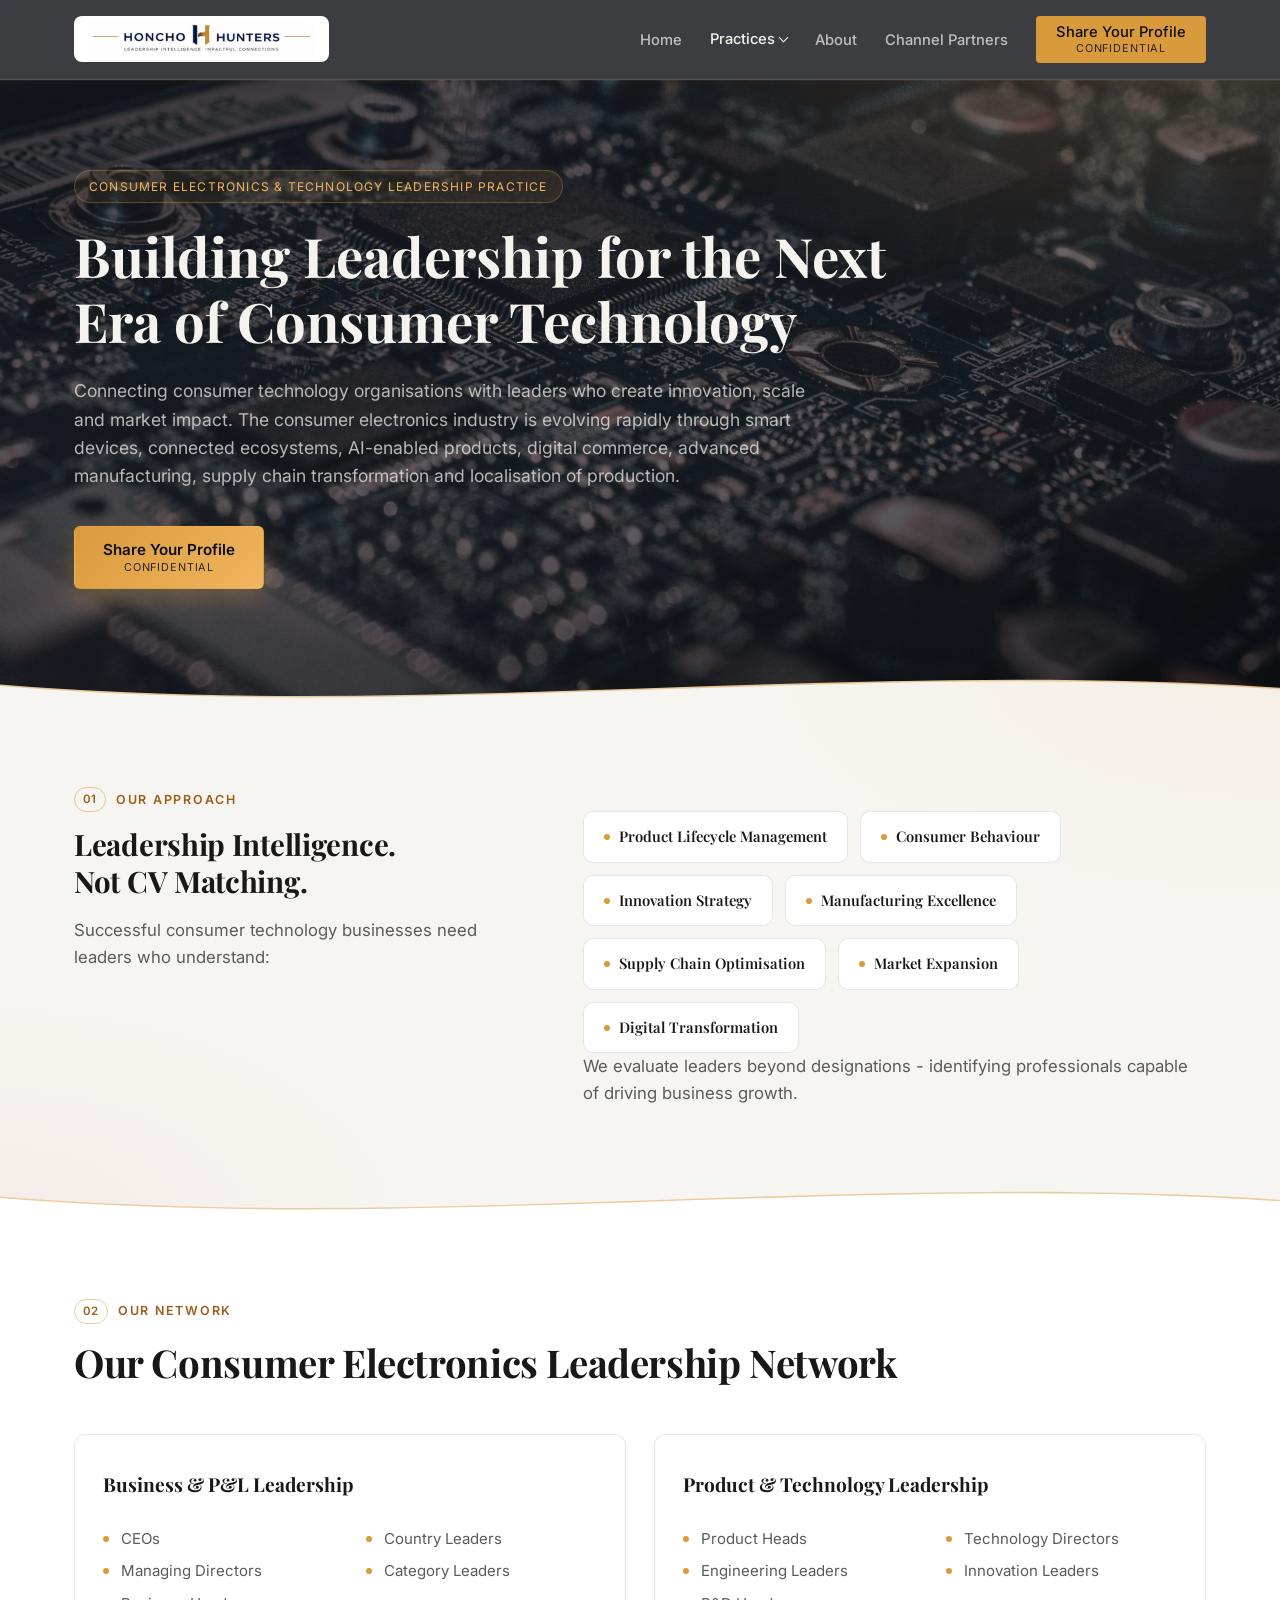
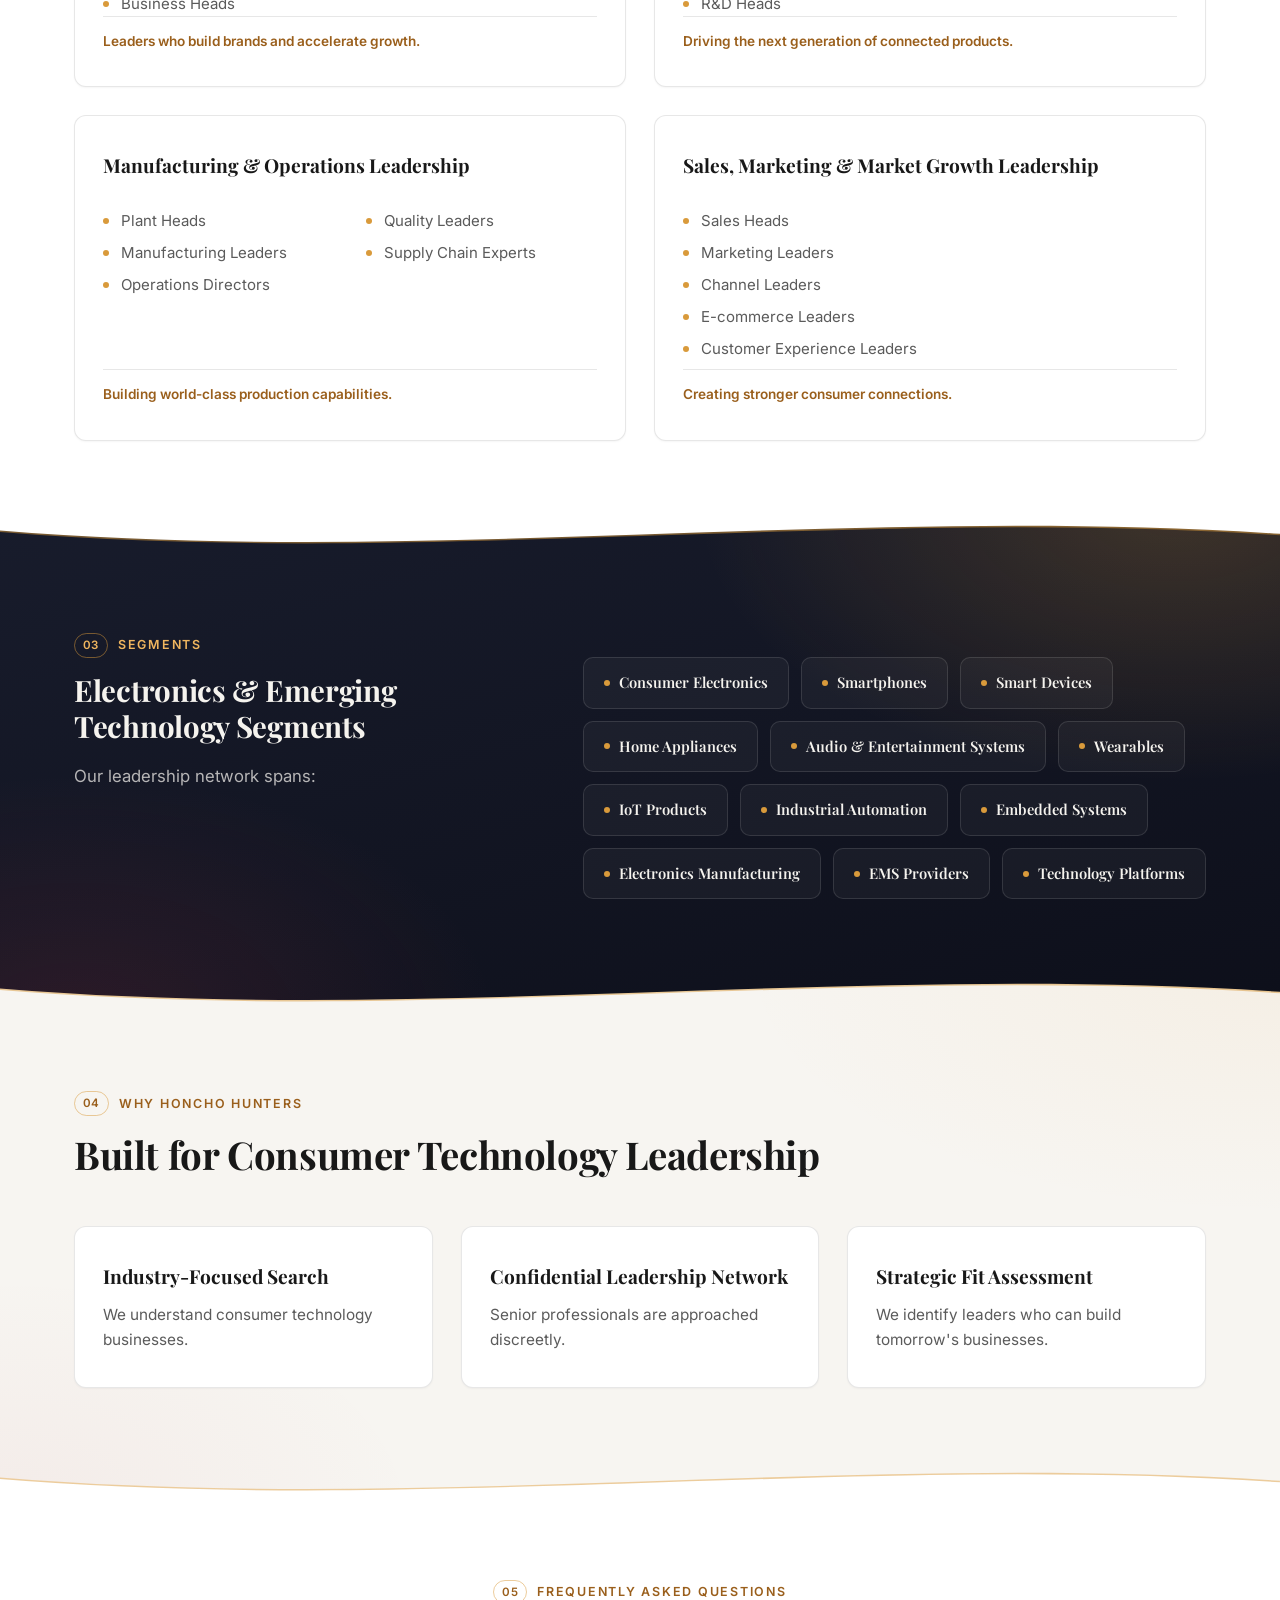
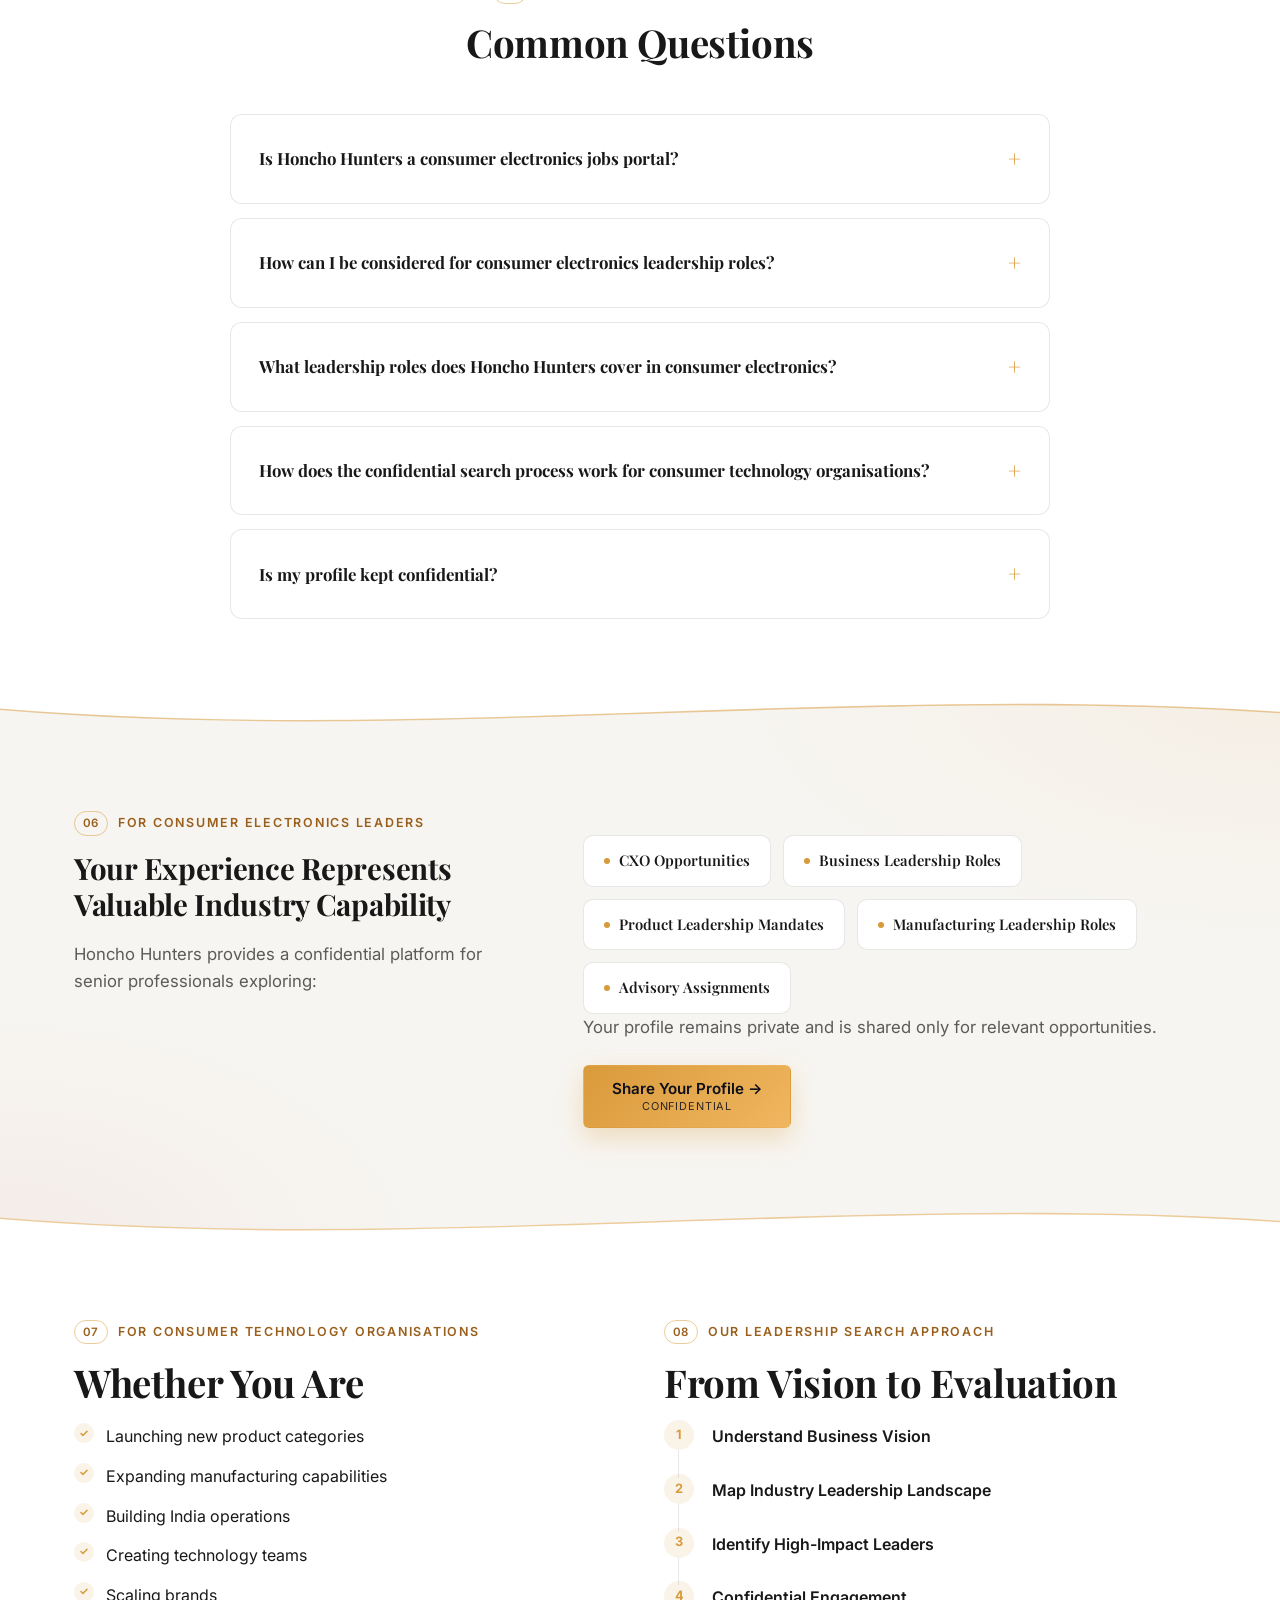
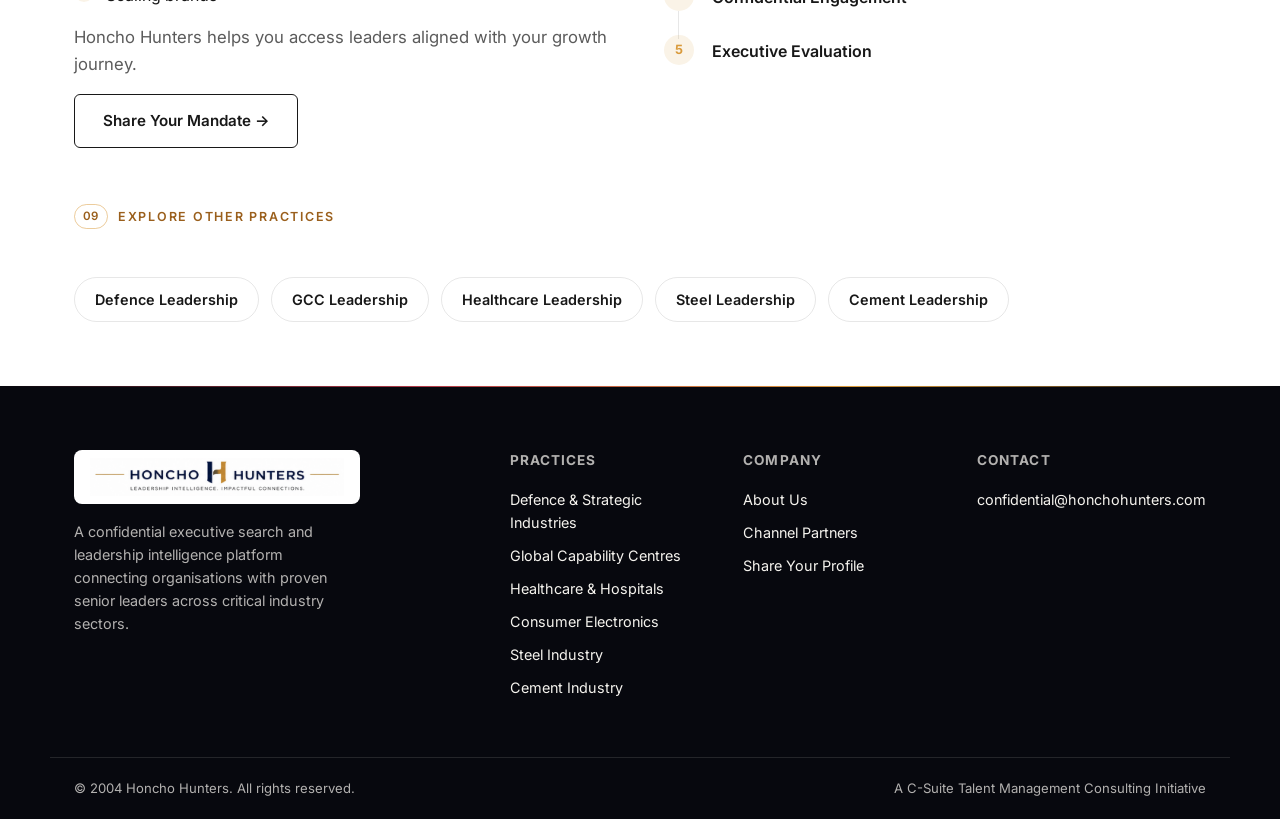
<file: consumer-electronics/index.html>
<!DOCTYPE html>
<html lang="en">
<head>
  <meta charset="UTF-8" />
  <meta name="viewport" content="width=device-width, initial-scale=1.0" />
  <link rel="icon" type="image/png" href="/assets/images/favicon.png" />

  <title>Consumer Electronics Leadership | Honcho Hunters</title>
  <meta name="description" content="Honcho Hunters connects consumer technology organisations with leaders who drive innovation, scale and market impact in electronics." />
  <meta name="robots" content="index, follow" />
  <link rel="canonical" href="https://honchohunters.com/consumer-electronics/" />

  <meta property="og:type" content="website" />
  <meta property="og:site_name" content="Honcho Hunters" />
  <meta property="og:title" content="Consumer Electronics & Technology Leadership | Honcho Hunters" />
  <meta property="og:description" content="Building leadership for the next era of consumer technology." />
  <meta property="og:url" content="https://honchohunters.com/consumer-electronics/" />
  <meta property="og:image" content="https://honchohunters.com/assets/images/logo.png" />
  <meta property="og:locale" content="en_IN" />

  <meta name="twitter:card" content="summary_large_image" />
  <meta name="twitter:title" content="Consumer Electronics & Technology Leadership | Honcho Hunters" />
  <meta name="twitter:description" content="Building leadership for the next era of consumer technology." />
  <meta name="twitter:image" content="https://honchohunters.com/assets/images/logo.png" />

  <link rel="stylesheet" href="/assets/css/style.css" />
  <link rel="preconnect" href="https://fonts.googleapis.com" />
  <link rel="preconnect" href="https://fonts.gstatic.com" crossorigin />
  <link href="https://fonts.googleapis.com/css2?family=Inter:wght@400;500;600&family=Playfair+Display:wght@700&display=swap" rel="stylesheet" />
</head>
<body>

  <!-- NAV -->
  <nav class="nav" role="navigation" aria-label="Main navigation">
    <div class="nav__inner">
      <a class="nav__logo" href="/"><img src="/assets/images/logo.png" alt="Honcho Hunters - Leadership Intelligence. Impactful Connections." class="nav__logo-img" width="668" height="100" /></a>
      <ul class="nav__links">
        <li><a href="/">Home</a></li>
        <li class="nav__dropdown">
          <button type="button" class="nav__dropdown-toggle is-active" aria-haspopup="true" aria-expanded="false">Practices</button>
          <ul class="nav__dropdown-menu">
            <li><a href="/defence/">Defence &amp; Strategic Industries</a></li>
            <li><a href="/gcc/">Global Capability Centres</a></li>
            <li><a href="/healthcare/">Healthcare &amp; Hospitals</a></li>
            <li><a href="/consumer-electronics/" class="is-active">Consumer Electronics &amp; Technology</a></li>
            <li><a href="/steel/">Steel Industry</a></li>
            <li><a href="/cement/">Cement Industry</a></li>
          </ul>
        </li>
        <li><a href="/about/">About</a></li>
        <li><a href="/channel-partners/">Channel Partners</a></li>
        <li><a href="/engage/" class="nav__cta">Share Your Profile<span class="nav__cta-sub">Confidential</span></a></li>
      </ul>
      <button class="nav__hamburger" aria-label="Toggle menu" aria-expanded="false">
        <span></span><span></span><span></span>
      </button>
    </div>
  </nav>

  <main id="main">

  <!-- HERO -->
  <section class="hero hero--page hero--curve hero--overlay-light">
    <div class="hero__bg" style="background-image:url('/assets/images/celectronics-hero.jpg')"></div>
    <div class="container">
      <p class="page-tag">Consumer Electronics &amp; Technology Leadership Practice</p>
      <h1 class="hero__title" style="margin:0 0 24px;">Building Leadership for the Next Era of Consumer Technology</h1>
      <p class="hero__subtitle" style="margin:0;">
        Connecting consumer technology organisations with leaders who create innovation, scale and market impact. The consumer electronics industry is evolving rapidly through smart devices, connected ecosystems, AI-enabled products, digital commerce, advanced manufacturing, supply chain transformation and localisation of production.
      </p>
      <div class="hero__actions" style="justify-content:flex-start;margin-top:36px;">
        <a href="/engage/?vertical=consumer-electronics" class="btn btn--primary btn--stacked">Share Your Profile<span class="btn__sub">Confidential</span></a>
      </div>
    </div>
    <span class="divider divider--page-curve"><svg viewBox="0 0 1440 100" preserveAspectRatio="none"><path d="M0,40 C480,95 960,0 1440,45 L1440,100 L0,100 Z"></path></svg></span>
  </section>

  <!-- LEADERSHIP INTELLIGENCE -->
  <section class="section section--light">
    <div class="container">
      <div class="section__header center">
        <p class="section-label">Our Approach</p>
        <h2 class="section-title">Leadership Intelligence. Not CV Matching.</h2>
        <p class="section-body">Successful consumer technology businesses need leaders who understand:</p>
      </div>
      <ul class="tag-cloud">
        <li class="tag-chip">Product Lifecycle Management</li>
        <li class="tag-chip">Consumer Behaviour</li>
        <li class="tag-chip">Innovation Strategy</li>
        <li class="tag-chip">Manufacturing Excellence</li>
        <li class="tag-chip">Supply Chain Optimisation</li>
        <li class="tag-chip">Market Expansion</li>
        <li class="tag-chip">Digital Transformation</li>
      </ul>
      <p class="section-body" style="margin:28px auto 0;text-align:center;">We evaluate leaders beyond designations - identifying professionals capable of driving business growth.</p>
    </div>
  </section>

  <span class="divider divider--light-to-card"><svg viewBox="0 0 1440 100" preserveAspectRatio="none"><path d="M0,40 C480,95 960,0 1440,45 L1440,100 L0,100 Z"></path></svg></span>

  <!-- NETWORK -->
  <section class="section section--card">
    <div class="container">
      <div class="section__header center">
        <p class="section-label">Our Network</p>
        <h2 class="section-title">Our Consumer Electronics Leadership Network</h2>
      </div>
      <div class="grid grid--cols-2">
        <div class="card">
          <p class="card__title">Business &amp; P&amp;L Leadership</p>
          <ul class="card__list">
            <li>CEOs</li>
            <li>Managing Directors</li>
            <li>Business Heads</li>
            <li>Country Leaders</li>
            <li>Category Leaders</li>
          </ul>
          <p class="card__focus">Leaders who build brands and accelerate growth.</p>
        </div>
        <div class="card">
          <p class="card__title">Product &amp; Technology Leadership</p>
          <ul class="card__list">
            <li>Product Heads</li>
            <li>Engineering Leaders</li>
            <li>R&amp;D Heads</li>
            <li>Technology Directors</li>
            <li>Innovation Leaders</li>
          </ul>
          <p class="card__focus">Driving the next generation of connected products.</p>
        </div>
        <div class="card">
          <p class="card__title">Manufacturing &amp; Operations Leadership</p>
          <ul class="card__list">
            <li>Plant Heads</li>
            <li>Manufacturing Leaders</li>
            <li>Operations Directors</li>
            <li>Quality Leaders</li>
            <li>Supply Chain Experts</li>
          </ul>
          <p class="card__focus">Building world-class production capabilities.</p>
        </div>
        <div class="card">
          <p class="card__title">Sales, Marketing &amp; Market Growth Leadership</p>
          <ul class="card__list">
            <li>Sales Heads</li>
            <li>Marketing Leaders</li>
            <li>Channel Leaders</li>
            <li>E-commerce Leaders</li>
            <li>Customer Experience Leaders</li>
          </ul>
          <p class="card__focus">Creating stronger consumer connections.</p>
        </div>
      </div>
    </div>
  </section>

  <span class="divider divider--card-to-dark"><svg viewBox="0 0 1440 100" preserveAspectRatio="none"><path d="M0,40 C480,95 960,0 1440,45 L1440,100 L0,100 Z"></path></svg></span>

  <!-- SEGMENTS -->
  <section class="section section--dark color_dark">
    <div class="container">
      <div class="section__header center">
        <p class="section-label">Segments</p>
        <h2 class="section-title">Electronics &amp; Emerging Technology Segments</h2>
        <p class="section-body" style="margin:0 auto;">Our leadership network spans:</p>
      </div>
      <ul class="tag-cloud">
        <li class="tag-chip">Consumer Electronics</li>
        <li class="tag-chip">Smartphones</li>
        <li class="tag-chip">Smart Devices</li>
        <li class="tag-chip">Home Appliances</li>
        <li class="tag-chip">Audio &amp; Entertainment Systems</li>
        <li class="tag-chip">Wearables</li>
        <li class="tag-chip">IoT Products</li>
        <li class="tag-chip">Industrial Automation</li>
        <li class="tag-chip">Embedded Systems</li>
        <li class="tag-chip">Electronics Manufacturing</li>
        <li class="tag-chip">EMS Providers</li>
        <li class="tag-chip">Technology Platforms</li>
      </ul>
    </div>
  </section>

  <span class="divider divider--dark-to-light"><svg viewBox="0 0 1440 100" preserveAspectRatio="none"><path d="M0,40 C480,95 960,0 1440,45 L1440,100 L0,100 Z"></path></svg></span>

  <!-- WHY -->
  <section class="section section--light">
    <div class="container">
      <div class="section__header center">
        <p class="section-label">Why Honcho Hunters</p>
        <h2 class="section-title">Built for Consumer Technology Leadership</h2>
      </div>
      <div class="grid grid--cols-3">
        <div class="card">
          <p class="card__title">Industry-Focused Search</p>
          <p class="card__body">We understand consumer technology businesses.</p>
        </div>
        <div class="card">
          <p class="card__title">Confidential Leadership Network</p>
          <p class="card__body">Senior professionals are approached discreetly.</p>
        </div>
        <div class="card">
          <p class="card__title">Strategic Fit Assessment</p>
          <p class="card__body">We identify leaders who can build tomorrow's businesses.</p>
        </div>
      </div>
    </div>
  </section>

  <span class="divider divider--light-to-card"><svg viewBox="0 0 1440 100" preserveAspectRatio="none"><path d="M0,40 C480,95 960,0 1440,45 L1440,100 L0,100 Z"></path></svg></span>

  <!-- FAQ -->
  <section class="section section--card">
    <div class="container">
      <div class="section__header center">
        <p class="section-label">Frequently Asked Questions</p>
        <h2 class="section-title">Common Questions</h2>
      </div>
      <div class="faq-list">
        <details class="faq-item" name="faq">
          <summary>Is Honcho Hunters a consumer electronics jobs portal?</summary>
          <p>No. Honcho Hunters is a confidential executive search and leadership intelligence platform, not a public job board. We do not list open positions or publish candidate profiles. Organisations share specific leadership mandates, and we identify and introduce relevant leaders directly.</p>
        </details>
        <details class="faq-item" name="faq">
          <summary>How can I be considered for consumer electronics leadership roles?</summary>
          <p>Senior professionals can confidentially share their profile at honchohunters.com/engage/. Profiles are shared only against relevant mandates for CXO, business leadership, product leadership and manufacturing leadership roles.</p>
        </details>
        <details class="faq-item" name="faq">
          <summary>What leadership roles does Honcho Hunters cover in consumer electronics?</summary>
          <p>Our practice covers leaders driving innovation, scale and market impact across electronics, devices and manufacturing, including CXOs, business leaders, product leaders and manufacturing leadership.</p>
        </details>
        <details class="faq-item" name="faq">
          <summary>How does the confidential search process work for consumer technology organisations?</summary>
          <p>Organisations share a leadership mandate with Honcho Hunters. We map the relevant industry leadership landscape, identify high-impact leaders, confidentially engage them, conduct executive evaluation, and make an introduction.</p>
        </details>
        <details class="faq-item" name="faq">
          <summary>Is my profile kept confidential?</summary>
          <p>Yes. Honcho Hunters does not operate as a public CV marketplace. Profiles are handled discreetly and shared only with directly relevant organisations.</p>
        </details>
      </div>
    </div>
  </section>

  <span class="divider divider--card-to-light"><svg viewBox="0 0 1440 100" preserveAspectRatio="none"><path d="M0,40 C480,95 960,0 1440,45 L1440,100 L0,100 Z"></path></svg></span>

  <!-- FOR PROFESSIONALS -->
  <section class="section section--light">
    <div class="container">
      <div class="section__header center">
        <p class="section-label">For Consumer Electronics Leaders</p>
        <h2 class="section-title">Your Experience Represents Valuable Industry Capability</h2>
        <p class="section-body" style="margin:0 auto;">Honcho Hunters provides a confidential platform for senior professionals exploring:</p>
      </div>
      <ul class="tag-cloud">
        <li class="tag-chip">CXO Opportunities</li>
        <li class="tag-chip">Business Leadership Roles</li>
        <li class="tag-chip">Product Leadership Mandates</li>
        <li class="tag-chip">Manufacturing Leadership Roles</li>
        <li class="tag-chip">Advisory Assignments</li>
      </ul>
      <p class="section-body" style="margin:28px auto 0;text-align:center;">Your profile remains private and is shared only for relevant opportunities.</p>
      <div style="text-align:center;margin-top:24px;">
        <a href="/engage/?vertical=consumer-electronics" class="btn btn--primary btn--stacked">Share Your Profile →<span class="btn__sub">Confidential</span></a>
      </div>
    </div>
  </section>

  <span class="divider divider--light-to-card"><svg viewBox="0 0 1440 100" preserveAspectRatio="none"><path d="M0,40 C480,95 960,0 1440,45 L1440,100 L0,100 Z"></path></svg></span>

  <!-- FOR ORGANISATIONS / PROCESS -->
  <section class="section section--card">
    <div class="container">
      <div class="grid" style="grid-template-columns:1fr 1fr;gap:48px;">
        <div>
          <p class="section-label">For Consumer Technology Organisations</p>
          <h2 class="section-title">Whether You Are</h2>
          <ul class="checklist">
            <li>Launching new product categories</li>
            <li>Expanding manufacturing capabilities</li>
            <li>Building India operations</li>
            <li>Creating technology teams</li>
            <li>Scaling brands</li>
          </ul>
          <p class="section-body" style="margin-top:16px;">Honcho Hunters helps you access leaders aligned with your growth journey.</p>
          <a href="mailto:confidential@honchohunters.com" class="btn btn--outline" style="margin-top:16px;">Share Your Mandate →</a>
        </div>
        <div>
          <p class="section-label">Our Leadership Search Approach</p>
          <h2 class="section-title">From Vision to Evaluation</h2>
          <ol class="process-steps">
            <li>Understand Business Vision</li>
            <li>Map Industry Leadership Landscape</li>
            <li>Identify High-Impact Leaders</li>
            <li>Confidential Engagement</li>
            <li>Executive Evaluation</li>
          </ol>
        </div>
      </div>
      <div class="section__header center" style="margin-top:56px;">
        <p class="section-label">Explore Other Practices</p>
      </div>
      <div class="related-practices">
        <a href="/defence/">Defence Leadership</a>
        <a href="/gcc/">GCC Leadership</a>
        <a href="/healthcare/">Healthcare Leadership</a>
        <a href="/steel/">Steel Leadership</a>
        <a href="/cement/">Cement Leadership</a>
      </div>
    </div>
  </section>

  </main>

  <!-- FOOTER -->
  <footer class="footer">
    <div class="footer__inner">
      <div class="footer__brand">
        <a class="nav__logo" href="/"><img src="/assets/images/logo.png" alt="Honcho Hunters - Leadership Intelligence. Impactful Connections." class="nav__logo-img" width="668" height="100" /></a>
        <p>A confidential executive search and leadership intelligence platform connecting organisations with proven senior leaders across critical industry sectors.</p>
      </div>
      <div class="footer__col">
        <h2>Practices</h2>
        <ul>
          <li><a href="/defence/">Defence &amp; Strategic Industries</a></li>
          <li><a href="/gcc/">Global Capability Centres</a></li>
          <li><a href="/healthcare/">Healthcare &amp; Hospitals</a></li>
          <li><a href="/consumer-electronics/">Consumer Electronics</a></li>
          <li><a href="/steel/">Steel Industry</a></li>
          <li><a href="/cement/">Cement Industry</a></li>
        </ul>
      </div>
      <div class="footer__col">
        <h2>Company</h2>
        <ul>
          <li><a href="/about/">About Us</a></li>
          <li><a href="/channel-partners/">Channel Partners</a></li>
          <li><a href="/engage/">Share Your Profile</a></li>
        </ul>
      </div>
      <div class="footer__col">
        <h2>Contact</h2>
        <ul>
          <li><a href="mailto:confidential@honchohunters.com">confidential@honchohunters.com</a></li>
        </ul>
      </div>
    </div>
    <div class="footer__bottom">
      <span>&copy; 2004 Honcho Hunters. All rights reserved.</span>
      <span>A C-Suite Talent Management Consulting Initiative</span>
    </div>
  </footer>

  <script src="/assets/js/main.js"></script>

  <script type="application/ld+json">
  {
    "@context": "https://schema.org",
    "@type": "BreadcrumbList",
    "itemListElement": [
      { "@type": "ListItem", "position": 1, "name": "Home", "item": "https://honchohunters.com/" },
      { "@type": "ListItem", "position": 2, "name": "Consumer Electronics & Technology", "item": "https://honchohunters.com/consumer-electronics/" }
    ]
  }
  </script>
  <script type="application/ld+json">
  {
    "@context": "https://schema.org",
    "@type": "Service",
    "serviceType": "Consumer Electronics & Technology Executive Search and Leadership Intelligence",
    "provider": { "@id": "https://honchohunters.com/#organization" },
    "areaServed": { "@type": "Country", "name": "India" },
    "audience": {
      "@type": "Audience",
      "audienceType": "Senior consumer technology, product and manufacturing executives; consumer electronics organisations with leadership mandates"
    },
    "description": "Confidential executive search connecting consumer technology organisations with CXOs, product leaders and manufacturing leadership who drive innovation and market growth."
  }
  </script>
  <script type="application/ld+json">
  {
  "@context": "https://schema.org",
  "@type": "FAQPage",
  "mainEntity": [
    {
      "@type": "Question",
      "name": "Is Honcho Hunters a consumer electronics jobs portal?",
      "acceptedAnswer": {
        "@type": "Answer",
        "text": "No. Honcho Hunters is a confidential executive search and leadership intelligence platform, not a public job board. We do not list open positions or publish candidate profiles. Organisations share specific leadership mandates, and we identify and introduce relevant leaders directly."
      }
    },
    {
      "@type": "Question",
      "name": "How can I be considered for consumer electronics leadership roles?",
      "acceptedAnswer": {
        "@type": "Answer",
        "text": "Senior professionals can confidentially share their profile at honchohunters.com/engage/. Profiles are shared only against relevant mandates for CXO, business leadership, product leadership and manufacturing leadership roles."
      }
    },
    {
      "@type": "Question",
      "name": "What leadership roles does Honcho Hunters cover in consumer electronics?",
      "acceptedAnswer": {
        "@type": "Answer",
        "text": "Our practice covers leaders driving innovation, scale and market impact across electronics, devices and manufacturing, including CXOs, business leaders, product leaders and manufacturing leadership."
      }
    },
    {
      "@type": "Question",
      "name": "How does the confidential search process work for consumer technology organisations?",
      "acceptedAnswer": {
        "@type": "Answer",
        "text": "Organisations share a leadership mandate with Honcho Hunters. We map the relevant industry leadership landscape, identify high-impact leaders, confidentially engage them, conduct executive evaluation, and make an introduction."
      }
    },
    {
      "@type": "Question",
      "name": "Is my profile kept confidential?",
      "acceptedAnswer": {
        "@type": "Answer",
        "text": "Yes. Honcho Hunters does not operate as a public CV marketplace. Profiles are handled discreetly and shared only with directly relevant organisations."
      }
    }
  ]
}
  </script>
</body>
</html>
</file>
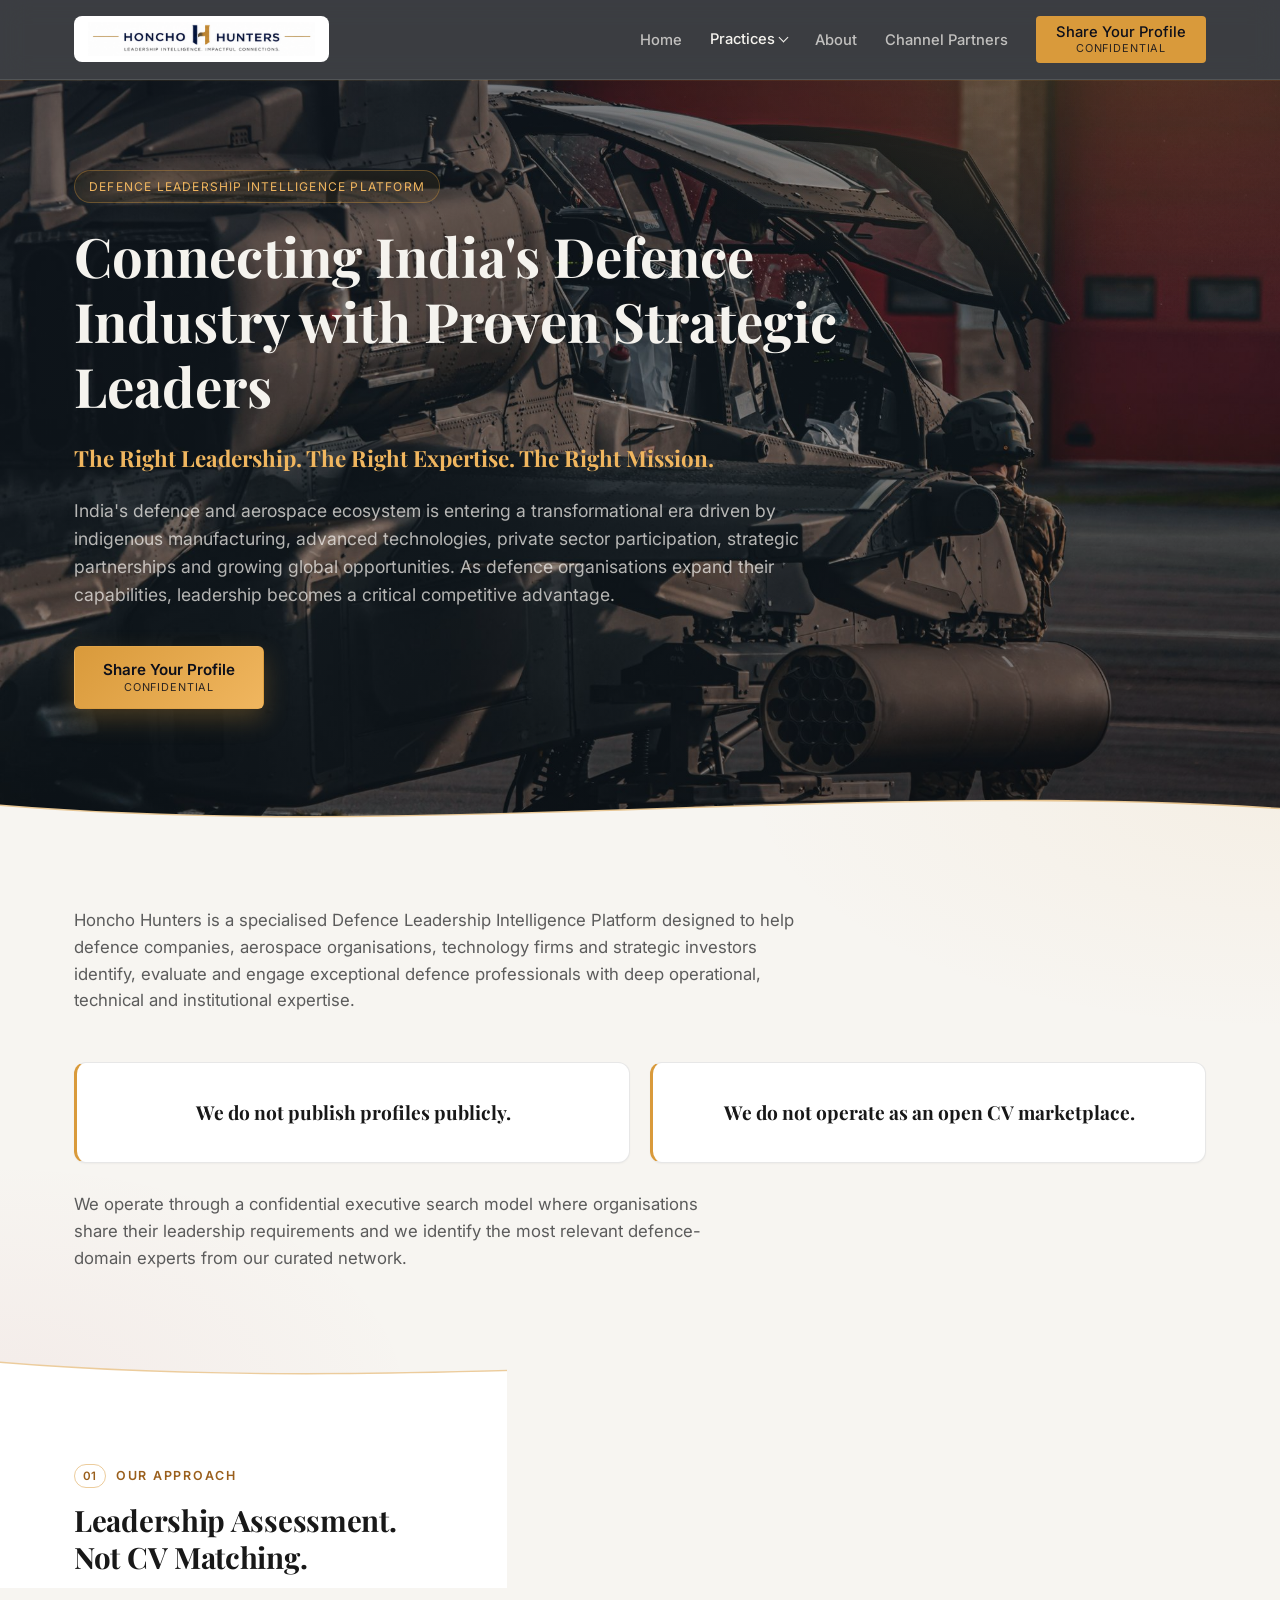
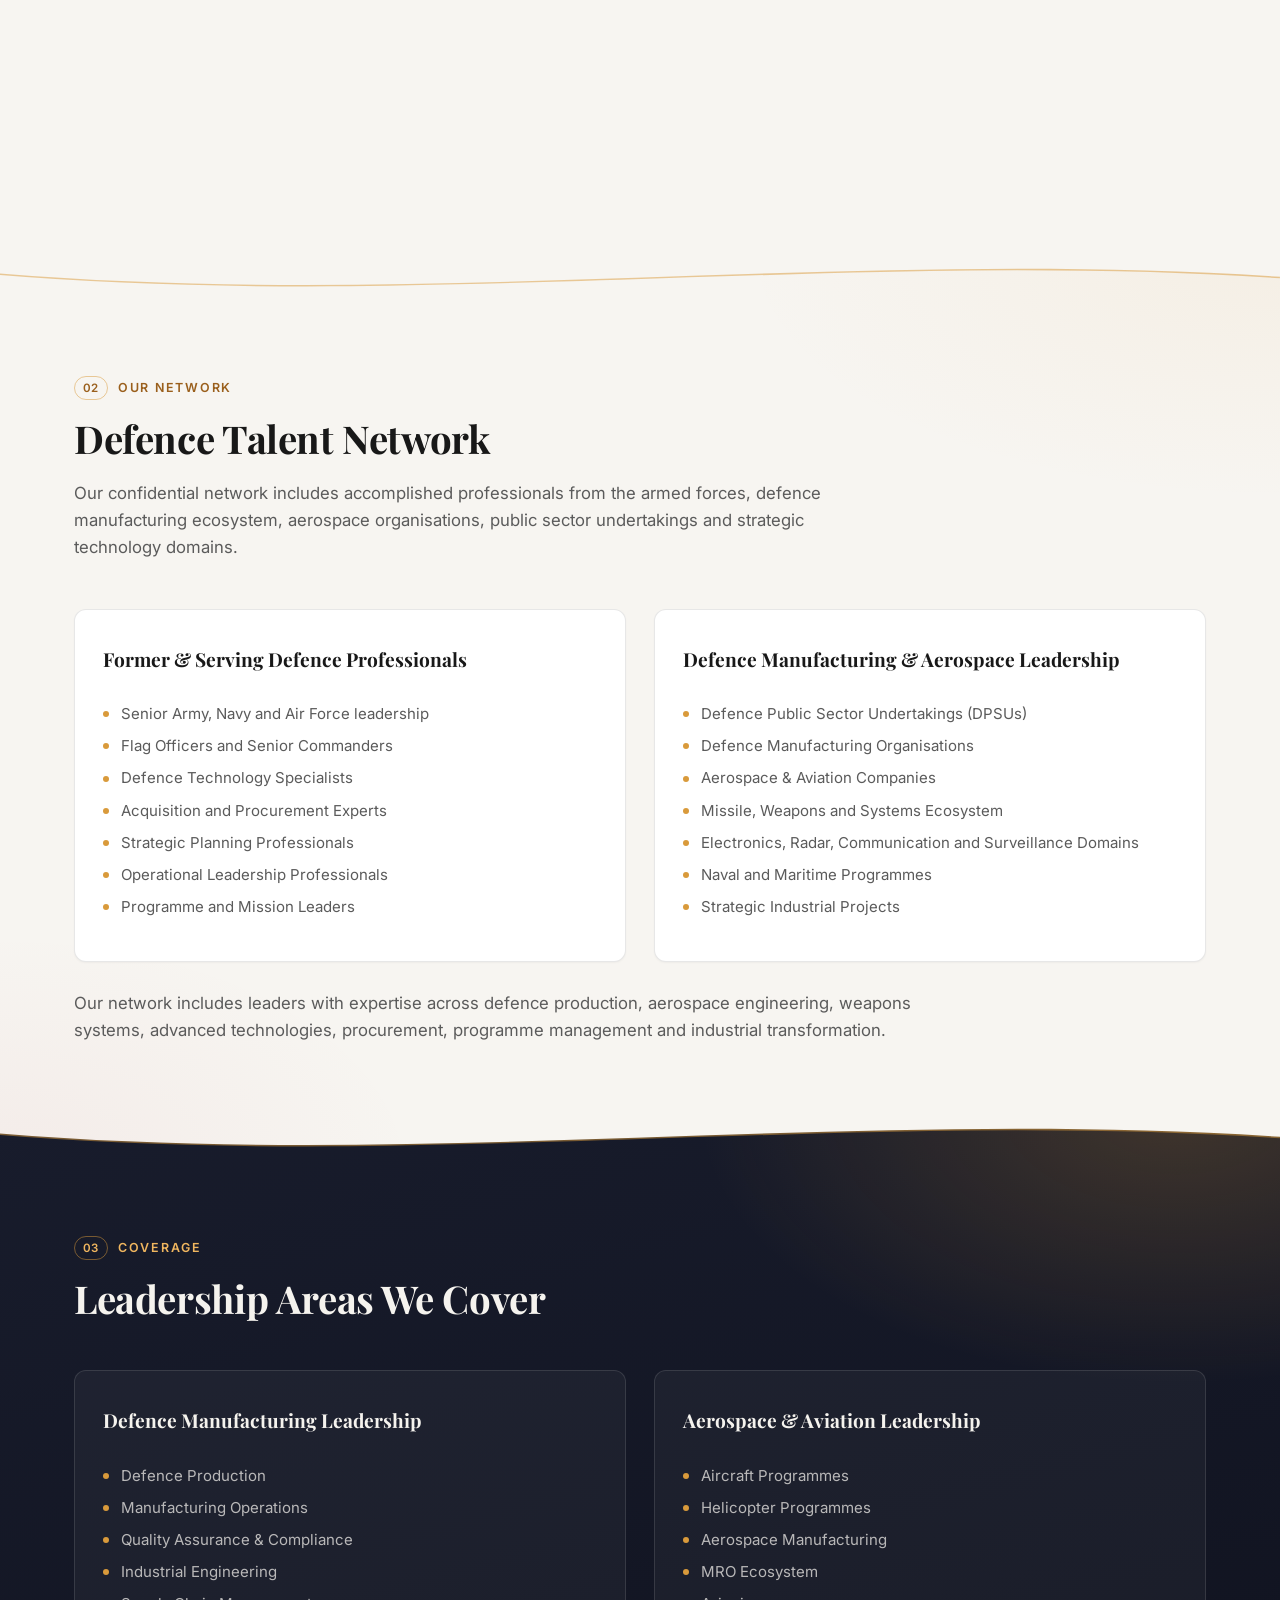
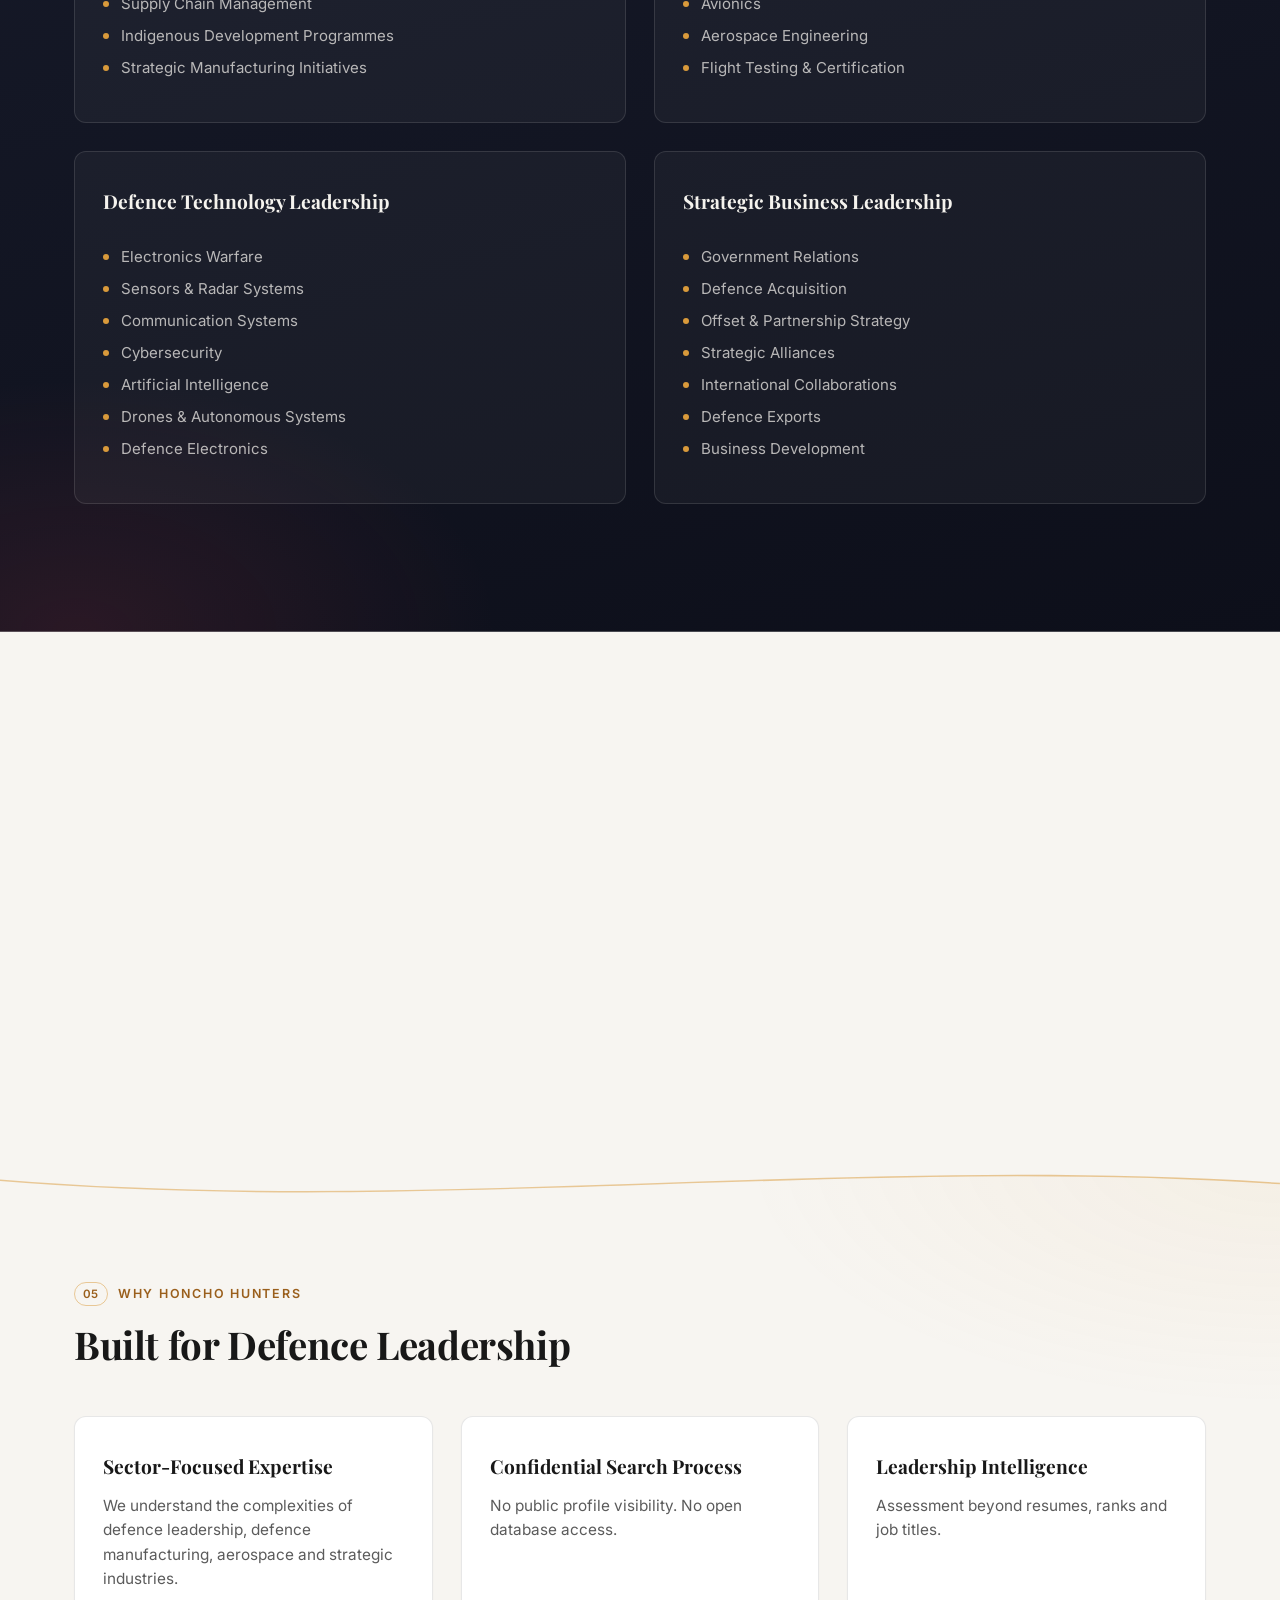
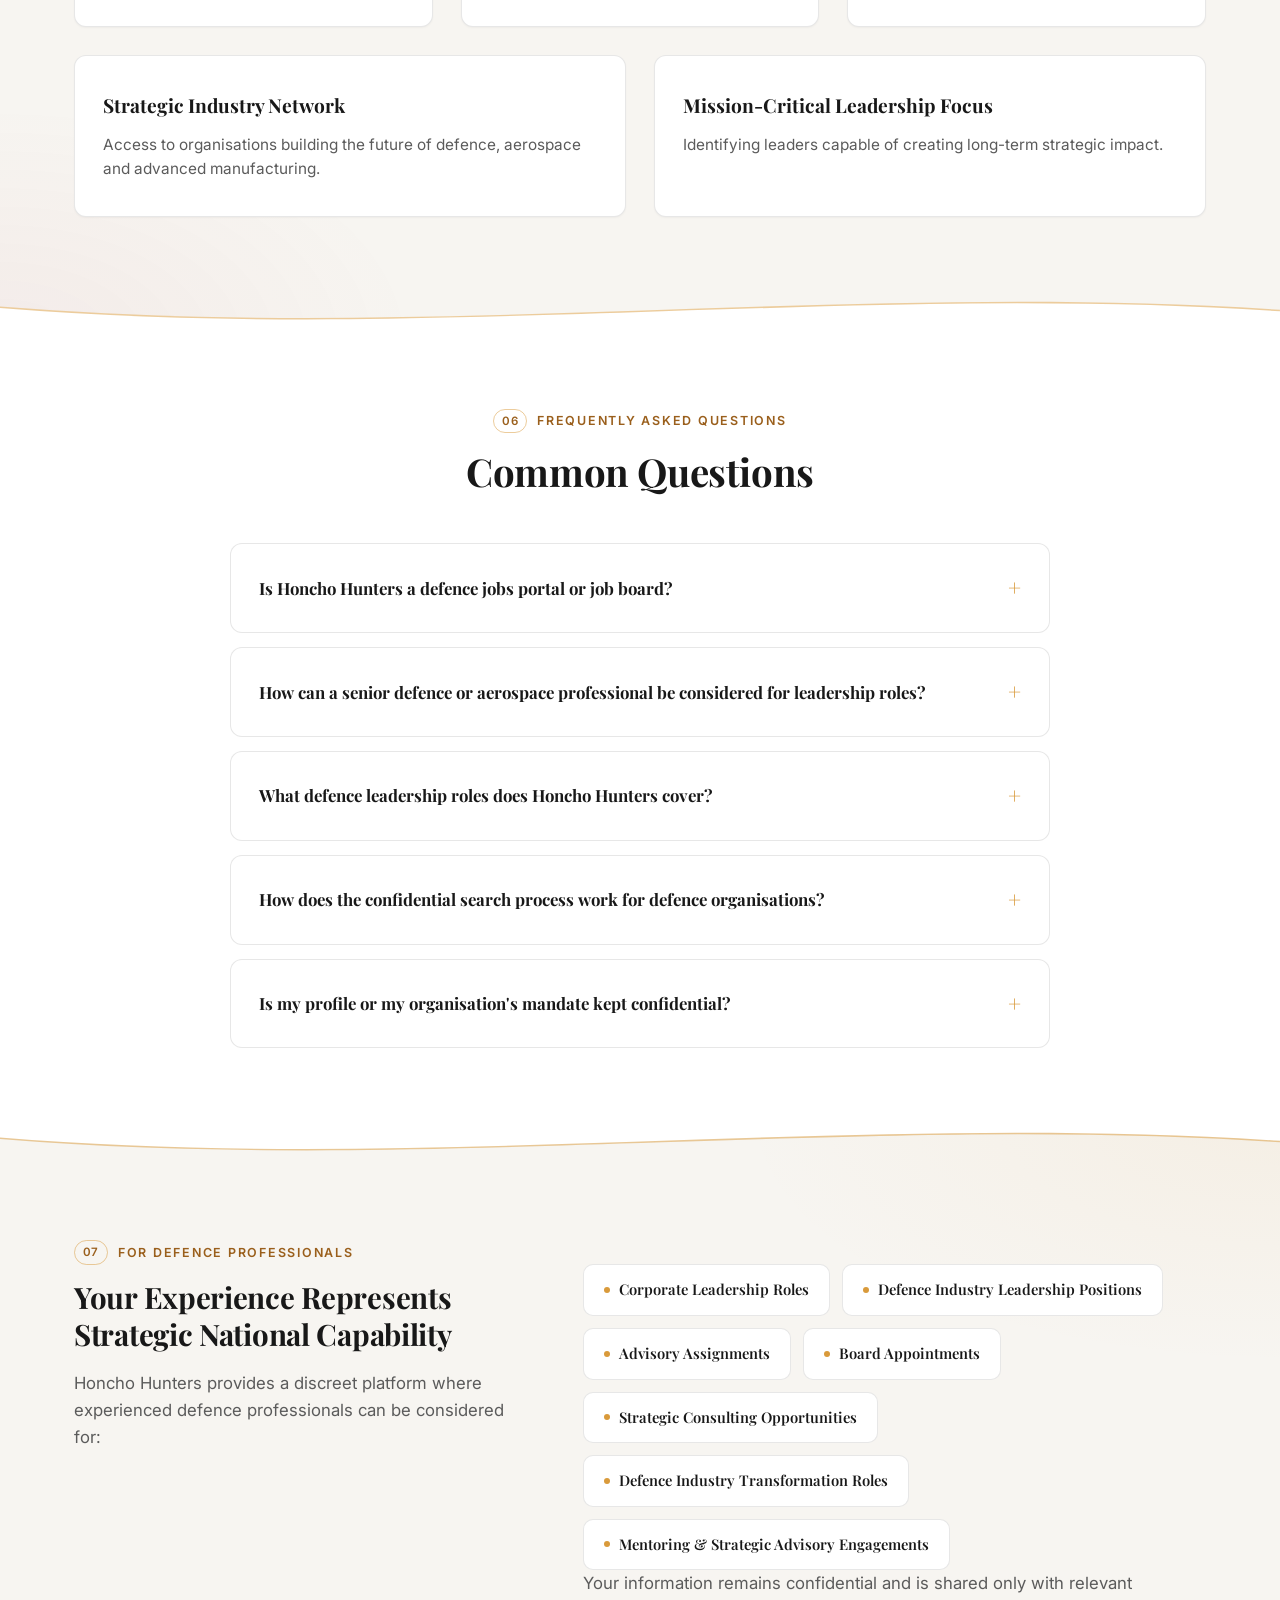
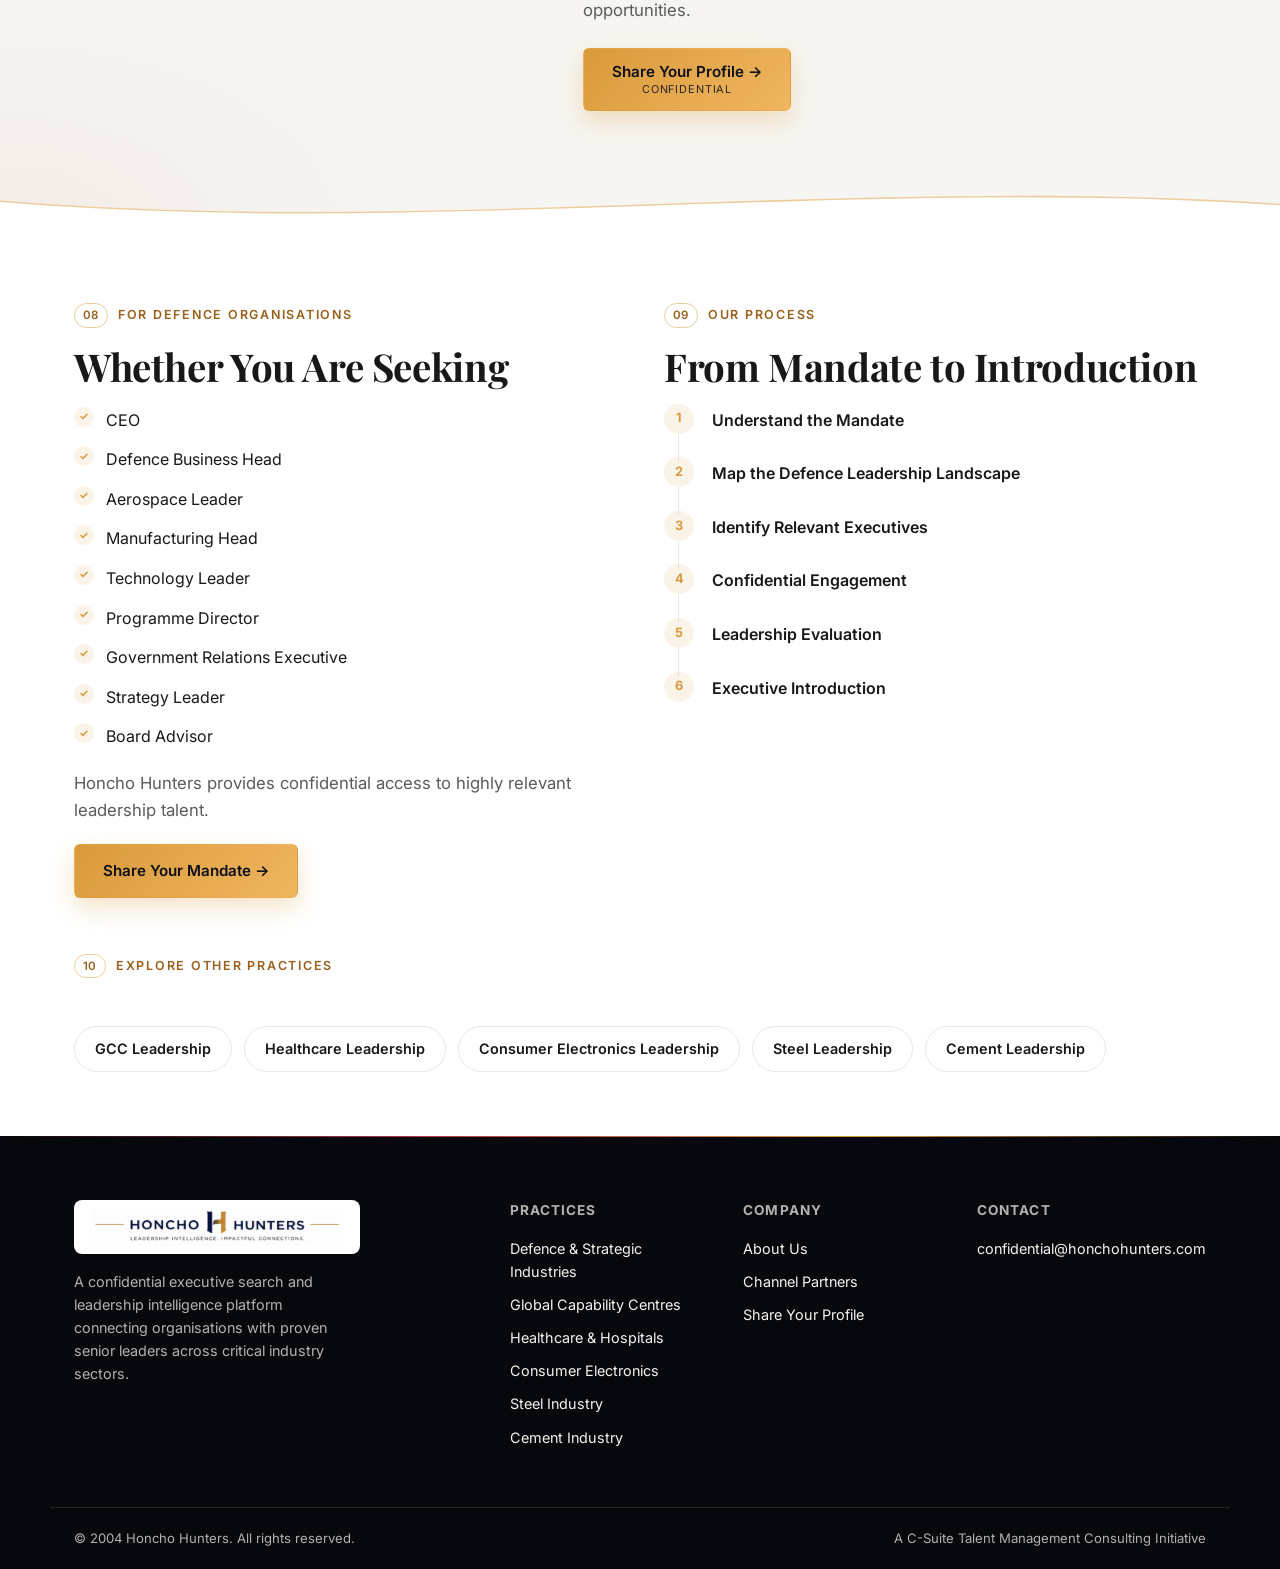
<file: defence/index.html>
<!DOCTYPE html>
<html lang="en">
<head>
  <meta charset="UTF-8" />
  <meta name="viewport" content="width=device-width, initial-scale=1.0" />
  <link rel="icon" type="image/png" href="/assets/images/favicon.png" />

  <title>Defence Leadership Practice | Honcho Hunters</title>
  <meta name="description" content="Honcho Hunters connects India's defence and aerospace industry with proven strategic leaders through confidential, sector-specialised executive search." />
  <meta name="robots" content="index, follow" />
  <link rel="canonical" href="https://honchohunters.com/defence/" />

  <meta property="og:type" content="website" />
  <meta property="og:site_name" content="Honcho Hunters" />
  <meta property="og:title" content="Defence Leadership Practice | Honcho Hunters" />
  <meta property="og:description" content="Connecting India's defence industry with proven strategic leaders." />
  <meta property="og:url" content="https://honchohunters.com/defence/" />
  <meta property="og:image" content="https://honchohunters.com/assets/images/logo.png" />
  <meta property="og:locale" content="en_IN" />

  <meta name="twitter:card" content="summary_large_image" />
  <meta name="twitter:title" content="Defence Leadership Practice | Honcho Hunters" />
  <meta name="twitter:description" content="Connecting India's defence industry with proven strategic leaders." />
  <meta name="twitter:image" content="https://honchohunters.com/assets/images/logo.png" />

  <link rel="stylesheet" href="/assets/css/style.css" />
  <link rel="preconnect" href="https://fonts.googleapis.com" />
  <link rel="preconnect" href="https://fonts.gstatic.com" crossorigin />
  <link href="https://fonts.googleapis.com/css2?family=Inter:wght@400;500;600&family=Playfair+Display:wght@700&display=swap" rel="stylesheet" />
</head>
<body>

  <!-- NAV -->
  <nav class="nav" role="navigation" aria-label="Main navigation">
    <div class="nav__inner">
      <a class="nav__logo" href="/"><img src="/assets/images/logo.png" alt="Honcho Hunters - Leadership Intelligence. Impactful Connections." class="nav__logo-img" width="668" height="100" /></a>
      <ul class="nav__links">
        <li><a href="/">Home</a></li>
        <li class="nav__dropdown">
          <button type="button" class="nav__dropdown-toggle is-active" aria-haspopup="true" aria-expanded="false">Practices</button>
          <ul class="nav__dropdown-menu">
            <li><a href="/defence/" class="is-active">Defence &amp; Strategic Industries</a></li>
            <li><a href="/gcc/">Global Capability Centres</a></li>
            <li><a href="/healthcare/">Healthcare &amp; Hospitals</a></li>
            <li><a href="/consumer-electronics/">Consumer Electronics &amp; Technology</a></li>
            <li><a href="/steel/">Steel Industry</a></li>
            <li><a href="/cement/">Cement Industry</a></li>
          </ul>
        </li>
        <li><a href="/about/">About</a></li>
        <li><a href="/channel-partners/">Channel Partners</a></li>
        <li><a href="/engage/" class="nav__cta">Share Your Profile<span class="nav__cta-sub">Confidential</span></a></li>
      </ul>
      <button class="nav__hamburger" aria-label="Toggle menu" aria-expanded="false">
        <span></span><span></span><span></span>
      </button>
    </div>
  </nav>

  <main id="main">

  <!-- HERO -->
  <section class="hero hero--page hero--curve hero--light-overlay">
    <div class="hero__bg" style="background-image:url('/assets/images/defence-hero.jpg')"></div>
    <div class="container">
      <p class="page-tag">Defence Leadership Intelligence Platform</p>
      <h1 class="hero__title" style="margin:0 0 24px;">Connecting India's Defence Industry with Proven Strategic Leaders</h1>
      <p class="hero__tagline">The Right Leadership. The Right Expertise. The Right Mission.</p>
      <p class="hero__subtitle" style="margin:0;">
        India's defence and aerospace ecosystem is entering a transformational era driven by indigenous manufacturing, advanced technologies, private sector participation, strategic partnerships and growing global opportunities. As defence organisations expand their capabilities, leadership becomes a critical competitive advantage.
      </p>
      <div class="hero__actions" style="justify-content:flex-start;margin-top:36px;">
        <a href="/engage/?vertical=defence" class="btn btn--primary btn--stacked">Share Your Profile<span class="btn__sub">Confidential</span></a>
      </div>
    </div>
    <span class="divider divider--page-curve"><svg viewBox="0 0 1440 100" preserveAspectRatio="none"><path d="M0,40 C480,95 960,0 1440,45 L1440,100 L0,100 Z"></path></svg></span>
  </section>

  <!-- INTRO -->
  <section class="section section--light">
    <div class="container">
      <div class="section__header center">
        <p class="section-body">
          Honcho Hunters is a specialised Defence Leadership Intelligence Platform designed to help defence companies, aerospace organisations, technology firms and strategic investors identify, evaluate and engage exceptional defence professionals with deep operational, technical and institutional expertise.
        </p>
      </div>
      <div class="grid" style="grid-template-columns:1fr 1fr;gap:20px;margin-top:32px;">
        <div class="card" style="border-left:3px solid var(--accent);text-align:center;">
          <p class="card__title" style="margin-bottom:0;">We do not publish profiles publicly.</p>
        </div>
        <div class="card" style="border-left:3px solid var(--accent);text-align:center;">
          <p class="card__title" style="margin-bottom:0;">We do not operate as an open CV marketplace.</p>
        </div>
      </div>
      <p class="section-body" style="margin-top:28px;text-align:center;max-width:640px;margin-left:auto;margin-right:auto;">
        We operate through a confidential executive search model where organisations share their leadership requirements and we identify the most relevant defence-domain experts from our curated network.
      </p>
    </div>
  </section>

  <span class="divider divider--light-to-card"><svg viewBox="0 0 1440 100" preserveAspectRatio="none"><path d="M0,40 C480,95 960,0 1440,45 L1440,100 L0,100 Z"></path></svg></span>

  <!-- LEADERSHIP ASSESSMENT -->
  <section class="section section--card">
    <div class="container">
      <div class="section__header center">
        <p class="section-label">Our Approach</p>
        <h2 class="section-title">Leadership Assessment. Not CV Matching.</h2>
        <p class="section-body">Successful defence leadership requires more than rank, designation or years of experience. We assess:</p>
      </div>
      <ul class="tag-cloud">
        <li class="tag-chip">Leadership Capability</li>
        <li class="tag-chip">Strategic Thinking</li>
        <li class="tag-chip">Mission Experience</li>
        <li class="tag-chip">Industry Relevance</li>
        <li class="tag-chip">Technical Expertise</li>
        <li class="tag-chip">Programme Management Capability</li>
        <li class="tag-chip">Transformation Leadership</li>
        <li class="tag-chip">Commercial Adaptability</li>
      </ul>
      <p class="section-body" style="margin:28px auto 0;text-align:center;">
        Our objective is to identify leaders capable of creating measurable impact in complex defence, aerospace and strategic industry environments.
      </p>
    </div>
  </section>

  <span class="divider divider--card-to-light"><svg viewBox="0 0 1440 100" preserveAspectRatio="none"><path d="M0,40 C480,95 960,0 1440,45 L1440,100 L0,100 Z"></path></svg></span>

  <!-- TALENT NETWORK -->
  <section class="section section--light">
    <div class="container">
      <div class="section__header center">
        <p class="section-label">Our Network</p>
        <h2 class="section-title">Defence Talent Network</h2>
        <p class="section-body" style="margin:0 auto;">Our confidential network includes accomplished professionals from the armed forces, defence manufacturing ecosystem, aerospace organisations, public sector undertakings and strategic technology domains.</p>
      </div>
      <div class="grid" style="grid-template-columns:1fr 1fr;">
        <div class="card">
          <p class="card__title">Former &amp; Serving Defence Professionals</p>
          <ul class="card__list">
            <li>Senior Army, Navy and Air Force leadership</li>
            <li>Flag Officers and Senior Commanders</li>
            <li>Defence Technology Specialists</li>
            <li>Acquisition and Procurement Experts</li>
            <li>Strategic Planning Professionals</li>
            <li>Operational Leadership Professionals</li>
            <li>Programme and Mission Leaders</li>
          </ul>
        </div>
        <div class="card">
          <p class="card__title">Defence Manufacturing &amp; Aerospace Leadership</p>
          <ul class="card__list">
            <li>Defence Public Sector Undertakings (DPSUs)</li>
            <li>Defence Manufacturing Organisations</li>
            <li>Aerospace &amp; Aviation Companies</li>
            <li>Missile, Weapons and Systems Ecosystem</li>
            <li>Electronics, Radar, Communication and Surveillance Domains</li>
            <li>Naval and Maritime Programmes</li>
            <li>Strategic Industrial Projects</li>
          </ul>
        </div>
      </div>
      <p class="section-body" style="margin:28px auto 0;max-width:900px;text-align:center;">
        Our network includes leaders with expertise across defence production, aerospace engineering, weapons systems, advanced technologies, procurement, programme management and industrial transformation.
      </p>
    </div>
  </section>

  <span class="divider divider--light-to-dark"><svg viewBox="0 0 1440 100" preserveAspectRatio="none"><path d="M0,40 C480,95 960,0 1440,45 L1440,100 L0,100 Z"></path></svg></span>

  <!-- LEADERSHIP AREAS -->
  <section class="section section--dark color_dark">
    <div class="container">
      <div class="section__header center">
        <p class="section-label">Coverage</p>
        <h2 class="section-title">Leadership Areas We Cover</h2>
      </div>
      <div class="grid grid--cols-2">
        <div class="card">
          <p class="card__title">Defence Manufacturing Leadership</p>
          <ul class="card__list">
            <li>Defence Production</li>
            <li>Manufacturing Operations</li>
            <li>Quality Assurance &amp; Compliance</li>
            <li>Industrial Engineering</li>
            <li>Supply Chain Management</li>
            <li>Indigenous Development Programmes</li>
            <li>Strategic Manufacturing Initiatives</li>
          </ul>
        </div>
        <div class="card">
          <p class="card__title">Aerospace &amp; Aviation Leadership</p>
          <ul class="card__list">
            <li>Aircraft Programmes</li>
            <li>Helicopter Programmes</li>
            <li>Aerospace Manufacturing</li>
            <li>MRO Ecosystem</li>
            <li>Avionics</li>
            <li>Aerospace Engineering</li>
            <li>Flight Testing &amp; Certification</li>
          </ul>
        </div>
        <div class="card">
          <p class="card__title">Defence Technology Leadership</p>
          <ul class="card__list">
            <li>Electronics Warfare</li>
            <li>Sensors &amp; Radar Systems</li>
            <li>Communication Systems</li>
            <li>Cybersecurity</li>
            <li>Artificial Intelligence</li>
            <li>Drones &amp; Autonomous Systems</li>
            <li>Defence Electronics</li>
          </ul>
        </div>
        <div class="card">
          <p class="card__title">Strategic Business Leadership</p>
          <ul class="card__list">
            <li>Government Relations</li>
            <li>Defence Acquisition</li>
            <li>Offset &amp; Partnership Strategy</li>
            <li>Strategic Alliances</li>
            <li>International Collaborations</li>
            <li>Defence Exports</li>
            <li>Business Development</li>
          </ul>
        </div>
      </div>
    </div>
  </section>

  <span class="divider divider--dark-to-card"><svg viewBox="0 0 1440 100" preserveAspectRatio="none"><path d="M0,40 C480,95 960,0 1440,45 L1440,100 L0,100 Z"></path></svg></span>

  <!-- WHO WE SERVE -->
  <section class="section section--card">
    <div class="container">
      <div class="section__header center">
        <p class="section-label">Who We Serve</p>
        <h2 class="section-title">Industries We Support</h2>
      </div>
      <ul class="tag-cloud">
        <li class="tag-chip">Defence Manufacturing</li>
        <li class="tag-chip">Aerospace</li>
        <li class="tag-chip">Defence Electronics</li>
        <li class="tag-chip">Armoured Vehicles</li>
        <li class="tag-chip">Artillery Systems</li>
        <li class="tag-chip">Missiles &amp; Ammunition</li>
        <li class="tag-chip">UAV &amp; Drone Systems</li>
        <li class="tag-chip">Naval Systems &amp; Shipbuilding</li>
        <li class="tag-chip">Military Logistics</li>
        <li class="tag-chip">Defence Procurement</li>
        <li class="tag-chip">Homeland Security</li>
        <li class="tag-chip">Strategic Technologies</li>
        <li class="tag-chip">Industrial Technology</li>
        <li class="tag-chip">Infrastructure &amp; Strategic Projects</li>
      </ul>
    </div>
  </section>

  <span class="divider divider--card-to-light"><svg viewBox="0 0 1440 100" preserveAspectRatio="none"><path d="M0,40 C480,95 960,0 1440,45 L1440,100 L0,100 Z"></path></svg></span>

  <!-- WHY -->
  <section class="section section--light">
    <div class="container">
      <div class="section__header center">
        <p class="section-label">Why Honcho Hunters</p>
        <h2 class="section-title">Built for Defence Leadership</h2>
      </div>
      <div class="grid grid--cols-3">
        <div class="card">
          <p class="card__title">Sector-Focused Expertise</p>
          <p class="card__body">We understand the complexities of defence leadership, defence manufacturing, aerospace and strategic industries.</p>
        </div>
        <div class="card">
          <p class="card__title">Confidential Search Process</p>
          <p class="card__body">No public profile visibility. No open database access.</p>
        </div>
        <div class="card">
          <p class="card__title">Leadership Intelligence</p>
          <p class="card__body">Assessment beyond resumes, ranks and job titles.</p>
        </div>
        <div class="card">
          <p class="card__title">Strategic Industry Network</p>
          <p class="card__body">Access to organisations building the future of defence, aerospace and advanced manufacturing.</p>
        </div>
        <div class="card">
          <p class="card__title">Mission-Critical Leadership Focus</p>
          <p class="card__body">Identifying leaders capable of creating long-term strategic impact.</p>
        </div>
      </div>
    </div>
  </section>

  <span class="divider divider--light-to-card"><svg viewBox="0 0 1440 100" preserveAspectRatio="none"><path d="M0,40 C480,95 960,0 1440,45 L1440,100 L0,100 Z"></path></svg></span>

  <!-- FAQ -->
  <section class="section section--card">
    <div class="container">
      <div class="section__header center">
        <p class="section-label">Frequently Asked Questions</p>
        <h2 class="section-title">Common Questions</h2>
      </div>
      <div class="faq-list">
        <details class="faq-item" name="faq">
          <summary>Is Honcho Hunters a defence jobs portal or job board?</summary>
          <p>No. Honcho Hunters is a confidential executive search and leadership intelligence platform, not a public job board. We do not list open defence leadership jobs or publish candidate profiles. Organisations share specific leadership mandates with us, and we identify and introduce relevant senior professionals directly.</p>
        </details>
        <details class="faq-item" name="faq">
          <summary>How can a senior defence or aerospace professional be considered for leadership roles?</summary>
          <p>Senior defence, aerospace and strategic industry professionals can confidentially share their profile at honchohunters.com/engage/. Profiles are shared only against relevant mandates for roles such as CEO, Defence Business Head, Aerospace Leader, Manufacturing Head, Technology Leader or Programme Director.</p>
        </details>
        <details class="faq-item" name="faq">
          <summary>What defence leadership roles does Honcho Hunters cover?</summary>
          <p>Our defence practice covers CEOs, defence business heads, aerospace leaders, manufacturing heads, technology leaders, programme directors, government-relations executives, strategy leaders and board advisors across defence manufacturing, aerospace, defence electronics and strategic technology organisations.</p>
        </details>
        <details class="faq-item" name="faq">
          <summary>How does the confidential search process work for defence organisations?</summary>
          <p>Defence and aerospace organisations share a leadership mandate with Honcho Hunters. We map the relevant leadership landscape, identify and confidentially engage suitable executives, conduct leadership evaluation, and make an executive introduction, without any public posting or open marketplace exposure.</p>
        </details>
        <details class="faq-item" name="faq">
          <summary>Is my profile or my organisation's mandate kept confidential?</summary>
          <p>Yes. Honcho Hunters does not operate as a public CV marketplace or open database. Professional profiles and organisational mandates are handled discreetly and shared only with directly relevant counterparts.</p>
        </details>
      </div>
    </div>
  </section>

  <span class="divider divider--card-to-light"><svg viewBox="0 0 1440 100" preserveAspectRatio="none"><path d="M0,40 C480,95 960,0 1440,45 L1440,100 L0,100 Z"></path></svg></span>

  <!-- FOR PROFESSIONALS -->
  <section class="section section--light">
    <div class="container">
      <div class="section__header center">
        <p class="section-label">For Defence Professionals</p>
        <h2 class="section-title">Your Experience Represents Strategic National Capability</h2>
        <p class="section-body" style="margin:0 auto;">Honcho Hunters provides a discreet platform where experienced defence professionals can be considered for:</p>
      </div>
      <ul class="tag-cloud">
        <li class="tag-chip">Corporate Leadership Roles</li>
        <li class="tag-chip">Defence Industry Leadership Positions</li>
        <li class="tag-chip">Advisory Assignments</li>
        <li class="tag-chip">Board Appointments</li>
        <li class="tag-chip">Strategic Consulting Opportunities</li>
        <li class="tag-chip">Defence Industry Transformation Roles</li>
        <li class="tag-chip">Mentoring &amp; Strategic Advisory Engagements</li>
      </ul>
      <p class="section-body" style="margin:28px auto 0;text-align:center;">Your information remains confidential and is shared only with relevant opportunities.</p>
      <div style="text-align:center;margin-top:24px;">
        <a href="/engage/?vertical=defence" class="btn btn--primary btn--stacked">Share Your Profile →<span class="btn__sub">Confidential</span></a>
      </div>
    </div>
  </section>

  <span class="divider divider--light-to-card"><svg viewBox="0 0 1440 100" preserveAspectRatio="none"><path d="M0,40 C480,95 960,0 1440,45 L1440,100 L0,100 Z"></path></svg></span>

  <!-- FOR ORGANISATIONS -->
  <section class="section section--card">
    <div class="container">
      <div class="grid" style="grid-template-columns:1fr 1fr;gap:48px;">
        <div>
          <p class="section-label">For Defence Organisations</p>
          <h2 class="section-title">Whether You Are Seeking</h2>
          <ul class="checklist">
            <li>CEO</li>
            <li>Defence Business Head</li>
            <li>Aerospace Leader</li>
            <li>Manufacturing Head</li>
            <li>Technology Leader</li>
            <li>Programme Director</li>
            <li>Government Relations Executive</li>
            <li>Strategy Leader</li>
            <li>Board Advisor</li>
          </ul>
          <p class="section-body" style="margin-top:20px;">Honcho Hunters provides confidential access to highly relevant leadership talent.</p>
          <a href="mailto:confidential@honchohunters.com" class="btn btn--primary" style="margin-top:20px;">Share Your Mandate →</a>
        </div>
        <div>
          <p class="section-label">Our Process</p>
          <h2 class="section-title">From Mandate to Introduction</h2>
          <ol class="process-steps">
            <li>Understand the Mandate</li>
            <li>Map the Defence Leadership Landscape</li>
            <li>Identify Relevant Executives</li>
            <li>Confidential Engagement</li>
            <li>Leadership Evaluation</li>
            <li>Executive Introduction</li>
          </ol>
        </div>
      </div>
      <div class="section__header center" style="margin-top:56px;">
        <p class="section-label">Explore Other Practices</p>
      </div>
      <div class="related-practices">
        <a href="/gcc/">GCC Leadership</a>
        <a href="/healthcare/">Healthcare Leadership</a>
        <a href="/consumer-electronics/">Consumer Electronics Leadership</a>
        <a href="/steel/">Steel Leadership</a>
        <a href="/cement/">Cement Leadership</a>
      </div>
    </div>
  </section>

  </main>

  <!-- FOOTER -->
  <footer class="footer">
    <div class="footer__inner">
      <div class="footer__brand">
        <a class="nav__logo" href="/"><img src="/assets/images/logo.png" alt="Honcho Hunters - Leadership Intelligence. Impactful Connections." class="nav__logo-img" width="668" height="100" /></a>
        <p>A confidential executive search and leadership intelligence platform connecting organisations with proven senior leaders across critical industry sectors.</p>
      </div>
      <div class="footer__col">
        <h2>Practices</h2>
        <ul>
          <li><a href="/defence/">Defence &amp; Strategic Industries</a></li>
          <li><a href="/gcc/">Global Capability Centres</a></li>
          <li><a href="/healthcare/">Healthcare &amp; Hospitals</a></li>
          <li><a href="/consumer-electronics/">Consumer Electronics</a></li>
          <li><a href="/steel/">Steel Industry</a></li>
          <li><a href="/cement/">Cement Industry</a></li>
        </ul>
      </div>
      <div class="footer__col">
        <h2>Company</h2>
        <ul>
          <li><a href="/about/">About Us</a></li>
          <li><a href="/channel-partners/">Channel Partners</a></li>
          <li><a href="/engage/">Share Your Profile</a></li>
        </ul>
      </div>
      <div class="footer__col">
        <h2>Contact</h2>
        <ul>
          <li><a href="mailto:confidential@honchohunters.com">confidential@honchohunters.com</a></li>
        </ul>
      </div>
    </div>
    <div class="footer__bottom">
      <span>&copy; 2004 Honcho Hunters. All rights reserved.</span>
      <span>A C-Suite Talent Management Consulting Initiative</span>
    </div>
  </footer>

  <script src="/assets/js/main.js"></script>

  <script type="application/ld+json">
  {
    "@context": "https://schema.org",
    "@type": "BreadcrumbList",
    "itemListElement": [
      { "@type": "ListItem", "position": 1, "name": "Home", "item": "https://honchohunters.com/" },
      { "@type": "ListItem", "position": 2, "name": "Defence & Strategic Industries", "item": "https://honchohunters.com/defence/" }
    ]
  }
  </script>
  <script type="application/ld+json">
  {
    "@context": "https://schema.org",
    "@type": "Service",
    "serviceType": "Defence & Aerospace Executive Search and Leadership Intelligence",
    "provider": { "@id": "https://honchohunters.com/#organization" },
    "areaServed": { "@type": "Country", "name": "India" },
    "audience": {
      "@type": "Audience",
      "audienceType": "Senior defence, aerospace and strategic industry executives; defence and aerospace organisations with leadership mandates"
    },
    "description": "Confidential executive search connecting India's defence and aerospace industry with proven CEOs, business heads, programme directors, technology leaders and government-relations executives."
  }
  </script>
  <script type="application/ld+json">
  {
  "@context": "https://schema.org",
  "@type": "FAQPage",
  "mainEntity": [
    {
      "@type": "Question",
      "name": "Is Honcho Hunters a defence jobs portal or job board?",
      "acceptedAnswer": {
        "@type": "Answer",
        "text": "No. Honcho Hunters is a confidential executive search and leadership intelligence platform, not a public job board. We do not list open defence leadership jobs or publish candidate profiles. Organisations share specific leadership mandates with us, and we identify and introduce relevant senior professionals directly."
      }
    },
    {
      "@type": "Question",
      "name": "How can a senior defence or aerospace professional be considered for leadership roles?",
      "acceptedAnswer": {
        "@type": "Answer",
        "text": "Senior defence, aerospace and strategic industry professionals can confidentially share their profile at honchohunters.com/engage/. Profiles are shared only against relevant mandates for roles such as CEO, Defence Business Head, Aerospace Leader, Manufacturing Head, Technology Leader or Programme Director."
      }
    },
    {
      "@type": "Question",
      "name": "What defence leadership roles does Honcho Hunters cover?",
      "acceptedAnswer": {
        "@type": "Answer",
        "text": "Our defence practice covers CEOs, defence business heads, aerospace leaders, manufacturing heads, technology leaders, programme directors, government-relations executives, strategy leaders and board advisors across defence manufacturing, aerospace, defence electronics and strategic technology organisations."
      }
    },
    {
      "@type": "Question",
      "name": "How does the confidential search process work for defence organisations?",
      "acceptedAnswer": {
        "@type": "Answer",
        "text": "Defence and aerospace organisations share a leadership mandate with Honcho Hunters. We map the relevant leadership landscape, identify and confidentially engage suitable executives, conduct leadership evaluation, and make an executive introduction, without any public posting or open marketplace exposure."
      }
    },
    {
      "@type": "Question",
      "name": "Is my profile or my organisation's mandate kept confidential?",
      "acceptedAnswer": {
        "@type": "Answer",
        "text": "Yes. Honcho Hunters does not operate as a public CV marketplace or open database. Professional profiles and organisational mandates are handled discreetly and shared only with directly relevant counterparts."
      }
    }
  ]
}
  </script>
</body>
</html>
</file>
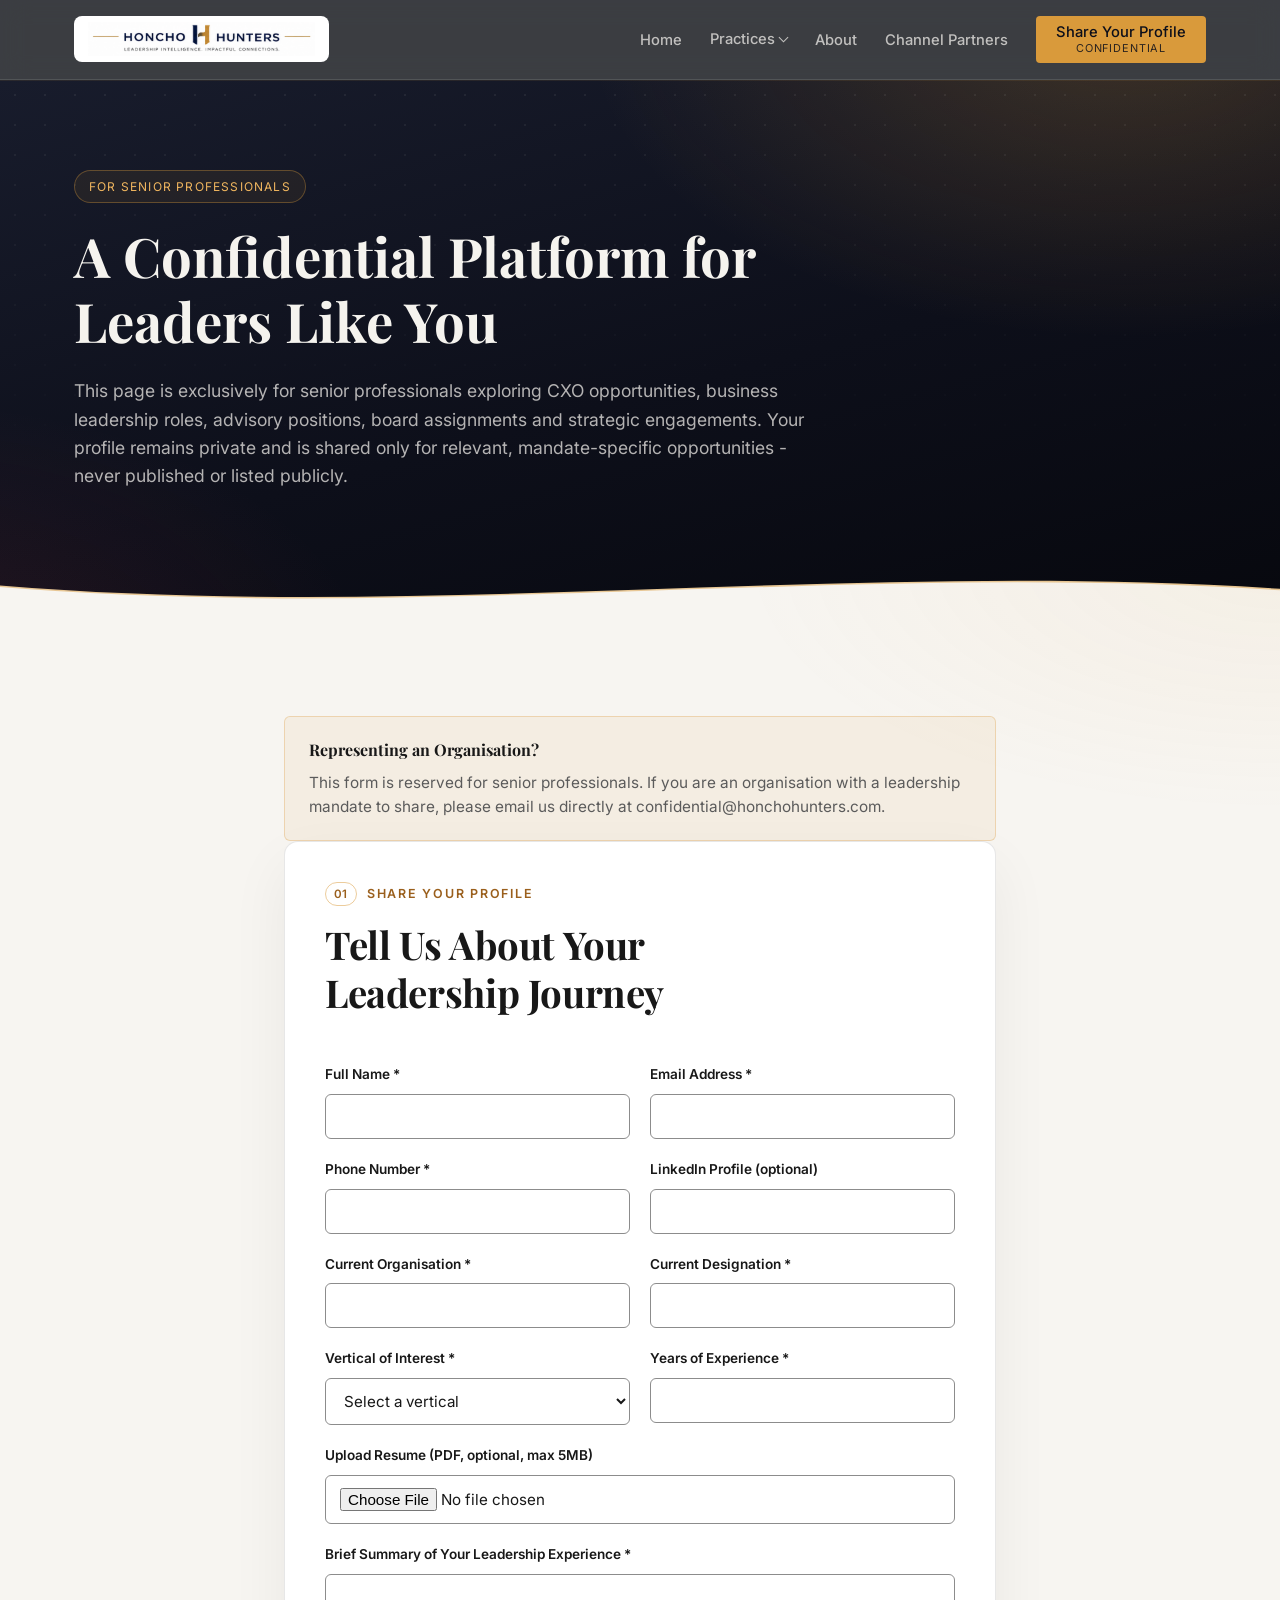
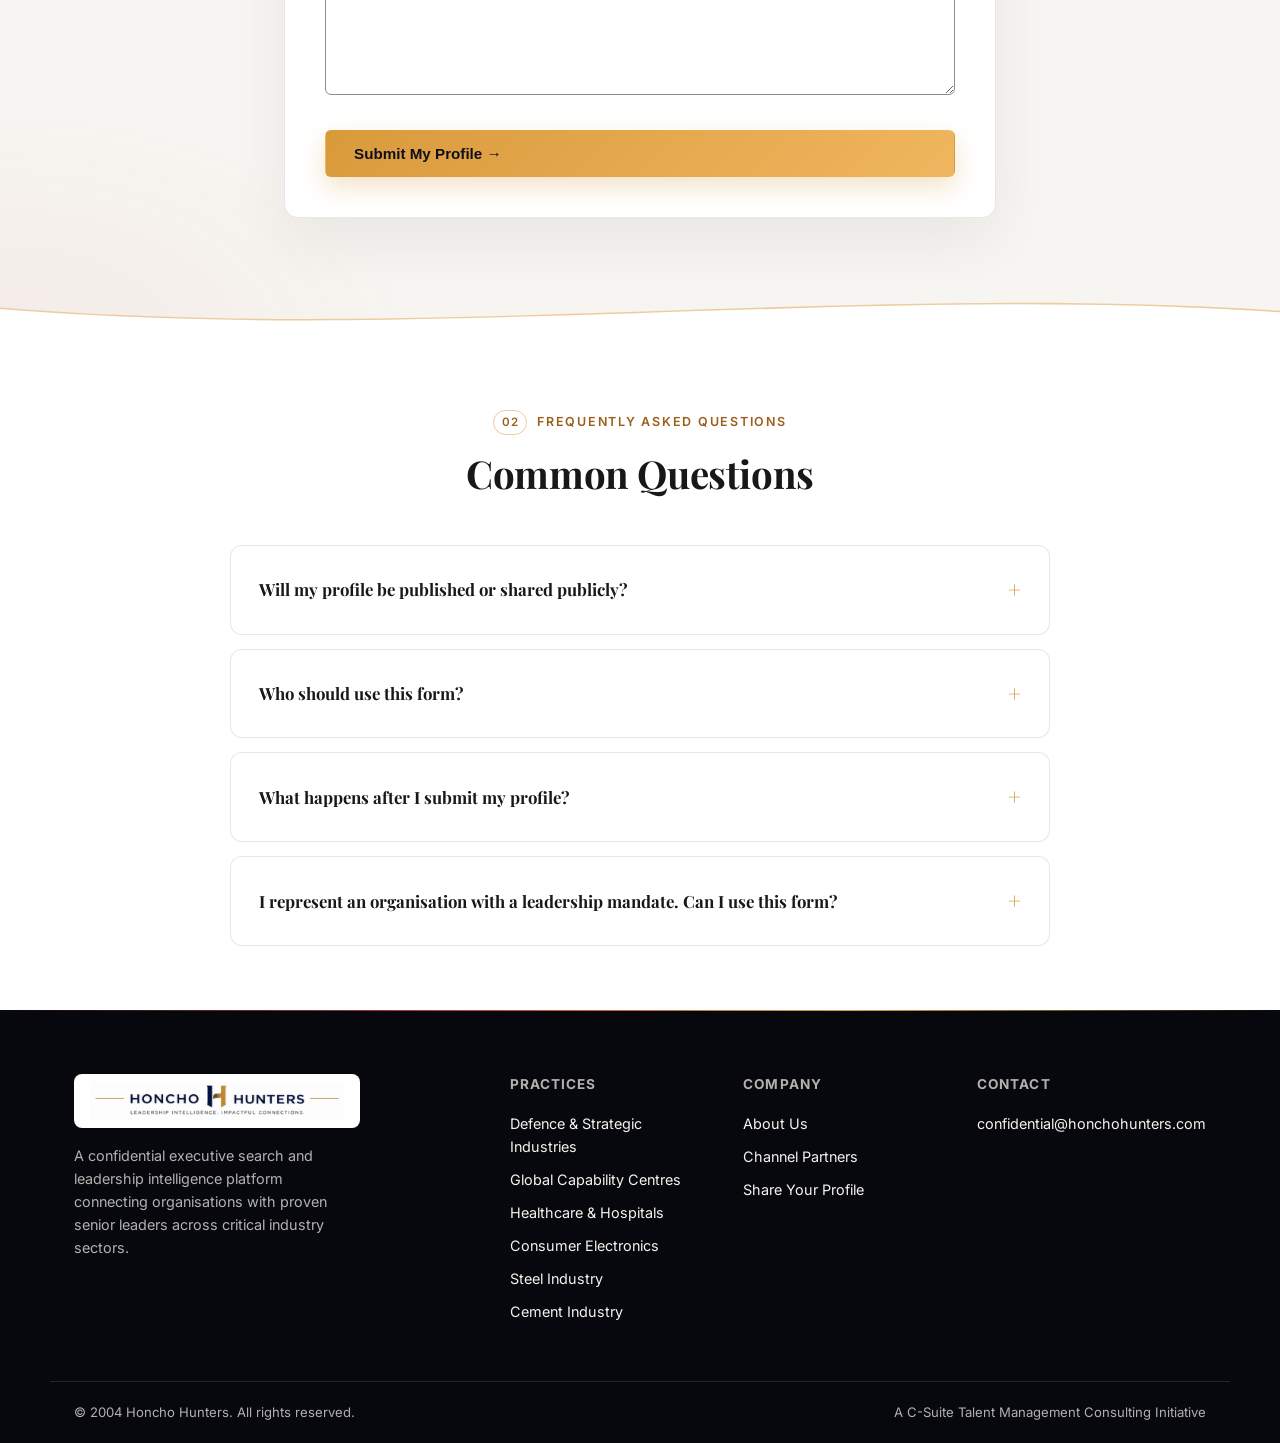
<file: engage/index.html>
<!DOCTYPE html>
<html lang="en">
<head>
  <meta charset="UTF-8" />
  <meta name="viewport" content="width=device-width, initial-scale=1.0" />
  <link rel="icon" type="image/png" href="/assets/images/favicon.png" />

  <title>Engage With Us | Honcho Hunters</title>
  <meta name="description" content="A confidential platform for senior professionals across Defence, GCC, Healthcare, Electronics, Steel and Cement to engage leadership opportunities." />
  <meta name="robots" content="index, follow" />
  <link rel="canonical" href="https://honchohunters.com/engage/" />

  <meta property="og:type" content="website" />
  <meta property="og:site_name" content="Honcho Hunters" />
  <meta property="og:title" content="Engage With Us | Honcho Hunters" />
  <meta property="og:description" content="A confidential platform for senior professionals exploring leadership opportunities." />
  <meta property="og:url" content="https://honchohunters.com/engage/" />
  <meta property="og:image" content="https://honchohunters.com/assets/images/logo.png" />
  <meta property="og:locale" content="en_IN" />

  <meta name="twitter:card" content="summary_large_image" />
  <meta name="twitter:title" content="Engage With Us | Honcho Hunters" />
  <meta name="twitter:description" content="A confidential platform for senior professionals exploring leadership opportunities." />
  <meta name="twitter:image" content="https://honchohunters.com/assets/images/logo.png" />

  <link rel="stylesheet" href="/assets/css/style.css" />
  <link rel="preconnect" href="https://fonts.googleapis.com" />
  <link rel="preconnect" href="https://fonts.gstatic.com" crossorigin />
  <link href="https://fonts.googleapis.com/css2?family=Inter:wght@400;500;600&family=Playfair+Display:wght@700&display=swap" rel="stylesheet" />
  <script>
    // Back from a form submit: hold the first paint until the thank-you message is in place
    if (/[?&]submitted=true/.test(location.search)) {
      document.documentElement.classList.add('form-submitted');
      setTimeout(function () { document.documentElement.classList.remove('form-submitted'); }, 2000);
    }
  </script>
</head>
<body>

  <!-- NAV -->
  <nav class="nav" role="navigation" aria-label="Main navigation">
    <div class="nav__inner">
      <a class="nav__logo" href="/"><img src="/assets/images/logo.png" alt="Honcho Hunters - Leadership Intelligence. Impactful Connections." class="nav__logo-img" width="668" height="100" /></a>
      <ul class="nav__links">
        <li><a href="/">Home</a></li>
        <li class="nav__dropdown">
          <button type="button" class="nav__dropdown-toggle" aria-haspopup="true" aria-expanded="false">Practices</button>
          <ul class="nav__dropdown-menu">
            <li><a href="/defence/">Defence &amp; Strategic Industries</a></li>
            <li><a href="/gcc/">Global Capability Centres</a></li>
            <li><a href="/healthcare/">Healthcare &amp; Hospitals</a></li>
            <li><a href="/consumer-electronics/">Consumer Electronics &amp; Technology</a></li>
            <li><a href="/steel/">Steel Industry</a></li>
            <li><a href="/cement/">Cement Industry</a></li>
          </ul>
        </li>
        <li><a href="/about/">About</a></li>
        <li><a href="/channel-partners/">Channel Partners</a></li>
        <li><a href="/engage/" class="nav__cta is-active">Share Your Profile<span class="nav__cta-sub">Confidential</span></a></li>
      </ul>
      <button class="nav__hamburger" aria-label="Toggle menu" aria-expanded="false">
        <span></span><span></span><span></span>
      </button>
    </div>
  </nav>

  <main id="main">

  <!-- HERO -->
  <section class="hero hero--page">
    <div class="container">
      <p class="page-tag">For Senior Professionals</p>
      <h1 class="hero__title" style="margin:0 0 24px;">A Confidential Platform for Leaders Like You</h1>
      <p class="hero__subtitle" style="margin:0;">
        This page is exclusively for senior professionals exploring CXO opportunities, business leadership roles, advisory positions, board assignments and strategic engagements. Your profile remains private and is shared only for relevant, mandate-specific opportunities - never published or listed publicly.
      </p>
    </div>
  </section>

  <span class="divider divider--dark-to-light"><svg viewBox="0 0 1440 100" preserveAspectRatio="none"><path d="M0,40 C480,95 960,0 1440,45 L1440,100 L0,100 Z"></path></svg></span>

  <!-- FORM -->
  <section class="section section--light">
    <div class="container" style="max-width:760px;">
      <div class="org-note" id="engage-org-note">
        <p class="card__title" style="font-size:1rem;margin-bottom:8px;">Representing an Organisation?</p>
        <p class="card__body">
          This form is reserved for senior professionals. If you are an organisation with a leadership mandate to share, please email us directly at
          <a href="mailto:confidential@honchohunters.com">confidential@honchohunters.com</a>.
        </p>
      </div>

      <div class="form-card" id="engage-form-card">
        <div class="section__header center">
          <p class="section-label">Share Your Profile</p>
          <h2 class="section-title">Tell Us About Your Leadership Journey</h2>
        </div>

        <form id="engage-form" action="https://formsubmit.co/confidential@honchohunters.com" method="POST" enctype="multipart/form-data">
          <input type="hidden" name="_subject" value="New Engagement Submission - Honcho Hunters" />
          <input type="hidden" name="_captcha" value="false" />
          <input type="hidden" name="_next" value="https://honchohunters.com/engage/?submitted=true" />
          <input type="text" name="_honey" style="display:none" tabindex="-1" autocomplete="off" />

          <div class="form-grid-2">
            <div class="form-row">
              <label for="name">Full Name *</label>
              <input type="text" id="name" name="name" required autocomplete="name" />
            </div>
            <div class="form-row">
              <label for="email">Email Address *</label>
              <input type="email" id="email" name="email" required autocomplete="email" />
            </div>
          </div>

          <div class="form-grid-2">
            <div class="form-row">
              <label for="phone">Phone Number *</label>
              <input type="tel" id="phone" name="phone" required autocomplete="tel" />
            </div>
            <div class="form-row">
              <label for="linkedin">LinkedIn Profile (optional)</label>
              <input type="url" id="linkedin" name="linkedin" autocomplete="url" />
            </div>
          </div>

          <div class="form-grid-2">
            <div class="form-row">
              <label for="organisation">Current Organisation *</label>
              <input type="text" id="organisation" name="organisation" required autocomplete="organization" />
            </div>
            <div class="form-row">
              <label for="designation">Current Designation *</label>
              <input type="text" id="designation" name="designation" required autocomplete="organization-title" />
            </div>
          </div>

          <div class="form-grid-2">
            <div class="form-row">
              <label for="vertical">Vertical of Interest *</label>
              <select id="vertical" name="vertical" required>
                <option value="" disabled selected>Select a vertical</option>
                <option value="Defence & Strategic Industries">Defence &amp; Strategic Industries</option>
                <option value="Global Capability Centres (GCC)">Global Capability Centres (GCC)</option>
                <option value="Healthcare & Hospitals">Healthcare &amp; Hospitals</option>
                <option value="Consumer Electronics & Technology">Consumer Electronics &amp; Technology</option>
                <option value="Steel Industry">Steel Industry</option>
                <option value="Cement Industry">Cement Industry</option>
              </select>
            </div>
            <div class="form-row">
              <label for="experience">Years of Experience *</label>
              <input type="text" id="experience" name="experience" required />
            </div>
          </div>

          <div class="form-row">
            <label for="resume">Upload Resume (PDF, optional, max 5MB)</label>
            <input type="file" id="resume" name="attachment" accept="application/pdf" />
          </div>

          <div class="form-row">
            <label for="message">Brief Summary of Your Leadership Experience *</label>
            <textarea id="message" name="message" rows="5" required></textarea>
          </div>

          <button type="submit" class="btn btn--primary" style="margin-top:8px;width:100%;">Submit My Profile →</button>
        </form>
      </div>

      <div class="form-card is-success" id="engage-form-thanks" role="status" tabindex="-1" style="display:none;text-align:center;">
        <p class="card__title" style="font-size:1.2rem;margin-bottom:8px;">Thank You</p>
        <p class="card__body">Your details have been received - we will reach out for relevant opportunities.</p>
      </div>

    </div>
  </section>

  <span class="divider divider--light-to-card"><svg viewBox="0 0 1440 100" preserveAspectRatio="none"><path d="M0,40 C480,95 960,0 1440,45 L1440,100 L0,100 Z"></path></svg></span>

  <!-- FAQ -->
  <section class="section section--card">
    <div class="container">
      <div class="section__header center">
        <p class="section-label">Frequently Asked Questions</p>
        <h2 class="section-title">Common Questions</h2>
      </div>
      <div class="faq-list">
        <details class="faq-item" name="faq">
          <summary>Will my profile be published or shared publicly?</summary>
          <p>No. Profiles shared through this page are never published or listed publicly. They remain private and are shared only for relevant, mandate-specific opportunities.</p>
        </details>
        <details class="faq-item" name="faq">
          <summary>Who should use this form?</summary>
          <p>This form is exclusively for senior professionals exploring CXO opportunities, business leadership roles, advisory positions, board assignments and strategic engagements across Defence, GCC, Healthcare, Consumer Electronics, Steel and Cement.</p>
        </details>
        <details class="faq-item" name="faq">
          <summary>What happens after I submit my profile?</summary>
          <p>Your details are received confidentially and reviewed against current and upcoming leadership mandates. Honcho Hunters reaches out directly when a relevant opportunity arises.</p>
        </details>
        <details class="faq-item" name="faq">
          <summary>I represent an organisation with a leadership mandate. Can I use this form?</summary>
          <p>This form is reserved for senior professionals. Organisations with a leadership mandate to share should email Honcho Hunters directly at confidential@honchohunters.com.</p>
        </details>
      </div>
    </div>
  </section>

  </main>

  <!-- FOOTER -->
  <footer class="footer">
    <div class="footer__inner">
      <div class="footer__brand">
        <a class="nav__logo" href="/"><img src="/assets/images/logo.png" alt="Honcho Hunters - Leadership Intelligence. Impactful Connections." class="nav__logo-img" width="668" height="100" /></a>
        <p>A confidential executive search and leadership intelligence platform connecting organisations with proven senior leaders across critical industry sectors.</p>
      </div>
      <div class="footer__col">
        <h2>Practices</h2>
        <ul>
          <li><a href="/defence/">Defence &amp; Strategic Industries</a></li>
          <li><a href="/gcc/">Global Capability Centres</a></li>
          <li><a href="/healthcare/">Healthcare &amp; Hospitals</a></li>
          <li><a href="/consumer-electronics/">Consumer Electronics</a></li>
          <li><a href="/steel/">Steel Industry</a></li>
          <li><a href="/cement/">Cement Industry</a></li>
        </ul>
      </div>
      <div class="footer__col">
        <h2>Company</h2>
        <ul>
          <li><a href="/about/">About Us</a></li>
          <li><a href="/channel-partners/">Channel Partners</a></li>
          <li><a href="/engage/">Share Your Profile</a></li>
        </ul>
      </div>
      <div class="footer__col">
        <h2>Contact</h2>
        <ul>
          <li><a href="mailto:confidential@honchohunters.com">confidential@honchohunters.com</a></li>
        </ul>
      </div>
    </div>
    <div class="footer__bottom">
      <span>&copy; 2004 Honcho Hunters. All rights reserved.</span>
      <span>A C-Suite Talent Management Consulting Initiative</span>
    </div>
  </footer>

  <script>
    (function () {
      var params = new URLSearchParams(window.location.search);

      if (params.get('submitted') === 'true') {
        var card = document.getElementById('engage-form-card');
        var thanks = document.getElementById('engage-form-thanks');
        var note = document.getElementById('engage-org-note');
        if (card) card.style.display = 'none';
        if (note) note.style.display = 'none';
        if (thanks) {
          thanks.style.display = 'block';
          var place = function () {
            var r = thanks.getBoundingClientRect();
            var gap = Math.max(80, (window.innerHeight - r.height) / 2);
            window.scrollTo({ top: Math.max(0, window.scrollY + r.top - gap), behavior: 'instant' });
          };
          place();
          document.documentElement.classList.remove('form-submitted');
          window.addEventListener('load', function () {
            var r = thanks.getBoundingClientRect();
            if (r.top < 70 || r.bottom > window.innerHeight) place();
          });
        }
        return;
      }

      var vertical = params.get('vertical');
      if (!vertical) return;

      var map = {
        'defence': 'Defence & Strategic Industries',
        'gcc': 'Global Capability Centres (GCC)',
        'healthcare': 'Healthcare & Hospitals',
        'consumer-electronics': 'Consumer Electronics & Technology',
        'steel': 'Steel Industry',
        'cement': 'Cement Industry'
      };
      var label = map[vertical];
      if (!label) return;

      var sel = document.getElementById('vertical');
      if (sel) {
        for (var i = 0; i < sel.options.length; i++) {
          if (sel.options[i].value === label) {
            sel.selectedIndex = i;
            break;
          }
        }
      }

      var subj = document.querySelector('input[name="_subject"]');
      if (subj) subj.value = 'New Engagement Submission - Honcho Hunters (' + label + ')';
    })();
  </script>
  <script src="/assets/js/main.js"></script>

  <script type="application/ld+json">
  {
    "@context": "https://schema.org",
    "@type": "BreadcrumbList",
    "itemListElement": [
      { "@type": "ListItem", "position": 1, "name": "Home", "item": "https://honchohunters.com/" },
      { "@type": "ListItem", "position": 2, "name": "Share Your Profile", "item": "https://honchohunters.com/engage/" }
    ]
  }
  </script>
  <script type="application/ld+json">
  {
  "@context": "https://schema.org",
  "@type": "FAQPage",
  "mainEntity": [
    {
      "@type": "Question",
      "name": "Will my profile be published or shared publicly?",
      "acceptedAnswer": {
        "@type": "Answer",
        "text": "No. Profiles shared through this page are never published or listed publicly. They remain private and are shared only for relevant, mandate-specific opportunities."
      }
    },
    {
      "@type": "Question",
      "name": "Who should use this form?",
      "acceptedAnswer": {
        "@type": "Answer",
        "text": "This form is exclusively for senior professionals exploring CXO opportunities, business leadership roles, advisory positions, board assignments and strategic engagements across Defence, GCC, Healthcare, Consumer Electronics, Steel and Cement."
      }
    },
    {
      "@type": "Question",
      "name": "What happens after I submit my profile?",
      "acceptedAnswer": {
        "@type": "Answer",
        "text": "Your details are received confidentially and reviewed against current and upcoming leadership mandates. Honcho Hunters reaches out directly when a relevant opportunity arises."
      }
    },
    {
      "@type": "Question",
      "name": "I represent an organisation with a leadership mandate. Can I use this form?",
      "acceptedAnswer": {
        "@type": "Answer",
        "text": "This form is reserved for senior professionals. Organisations with a leadership mandate to share should email Honcho Hunters directly at confidential@honchohunters.com."
      }
    }
  ]
}
  </script>
</body>
</html>
</file>
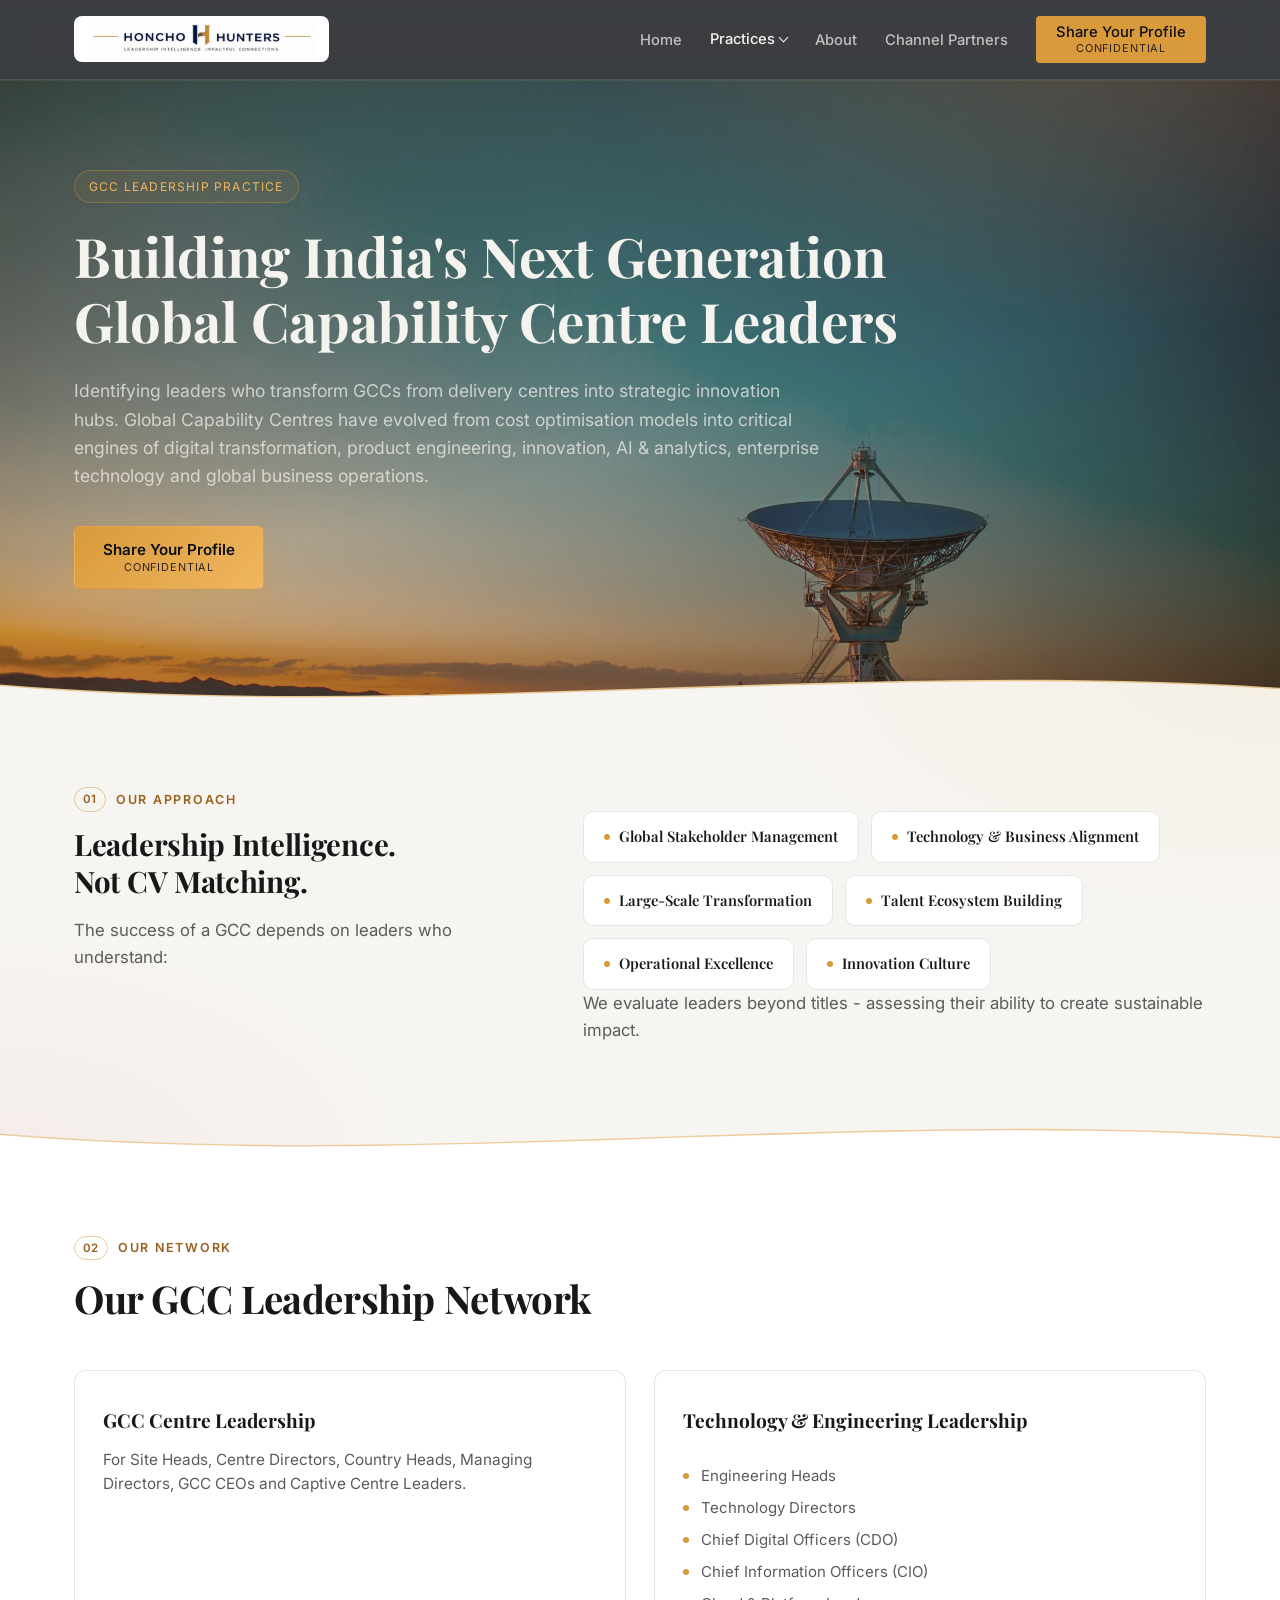
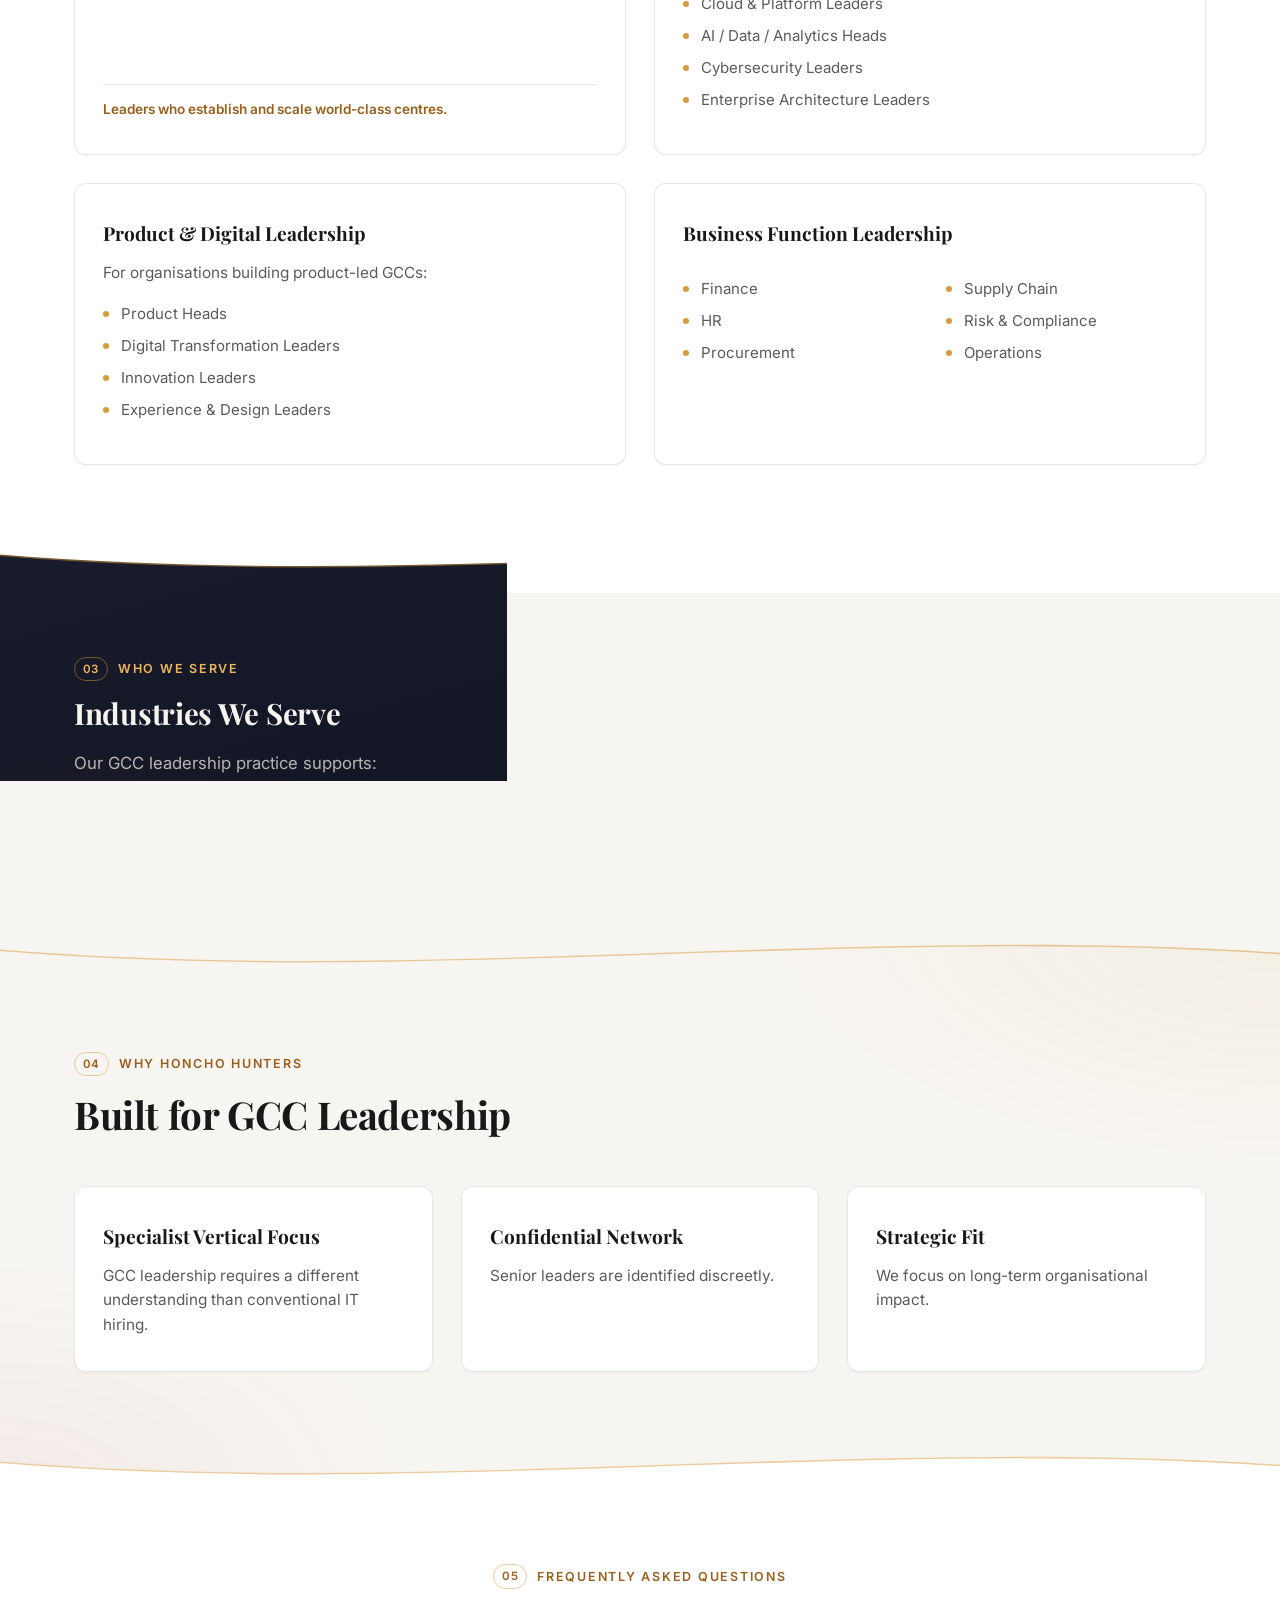
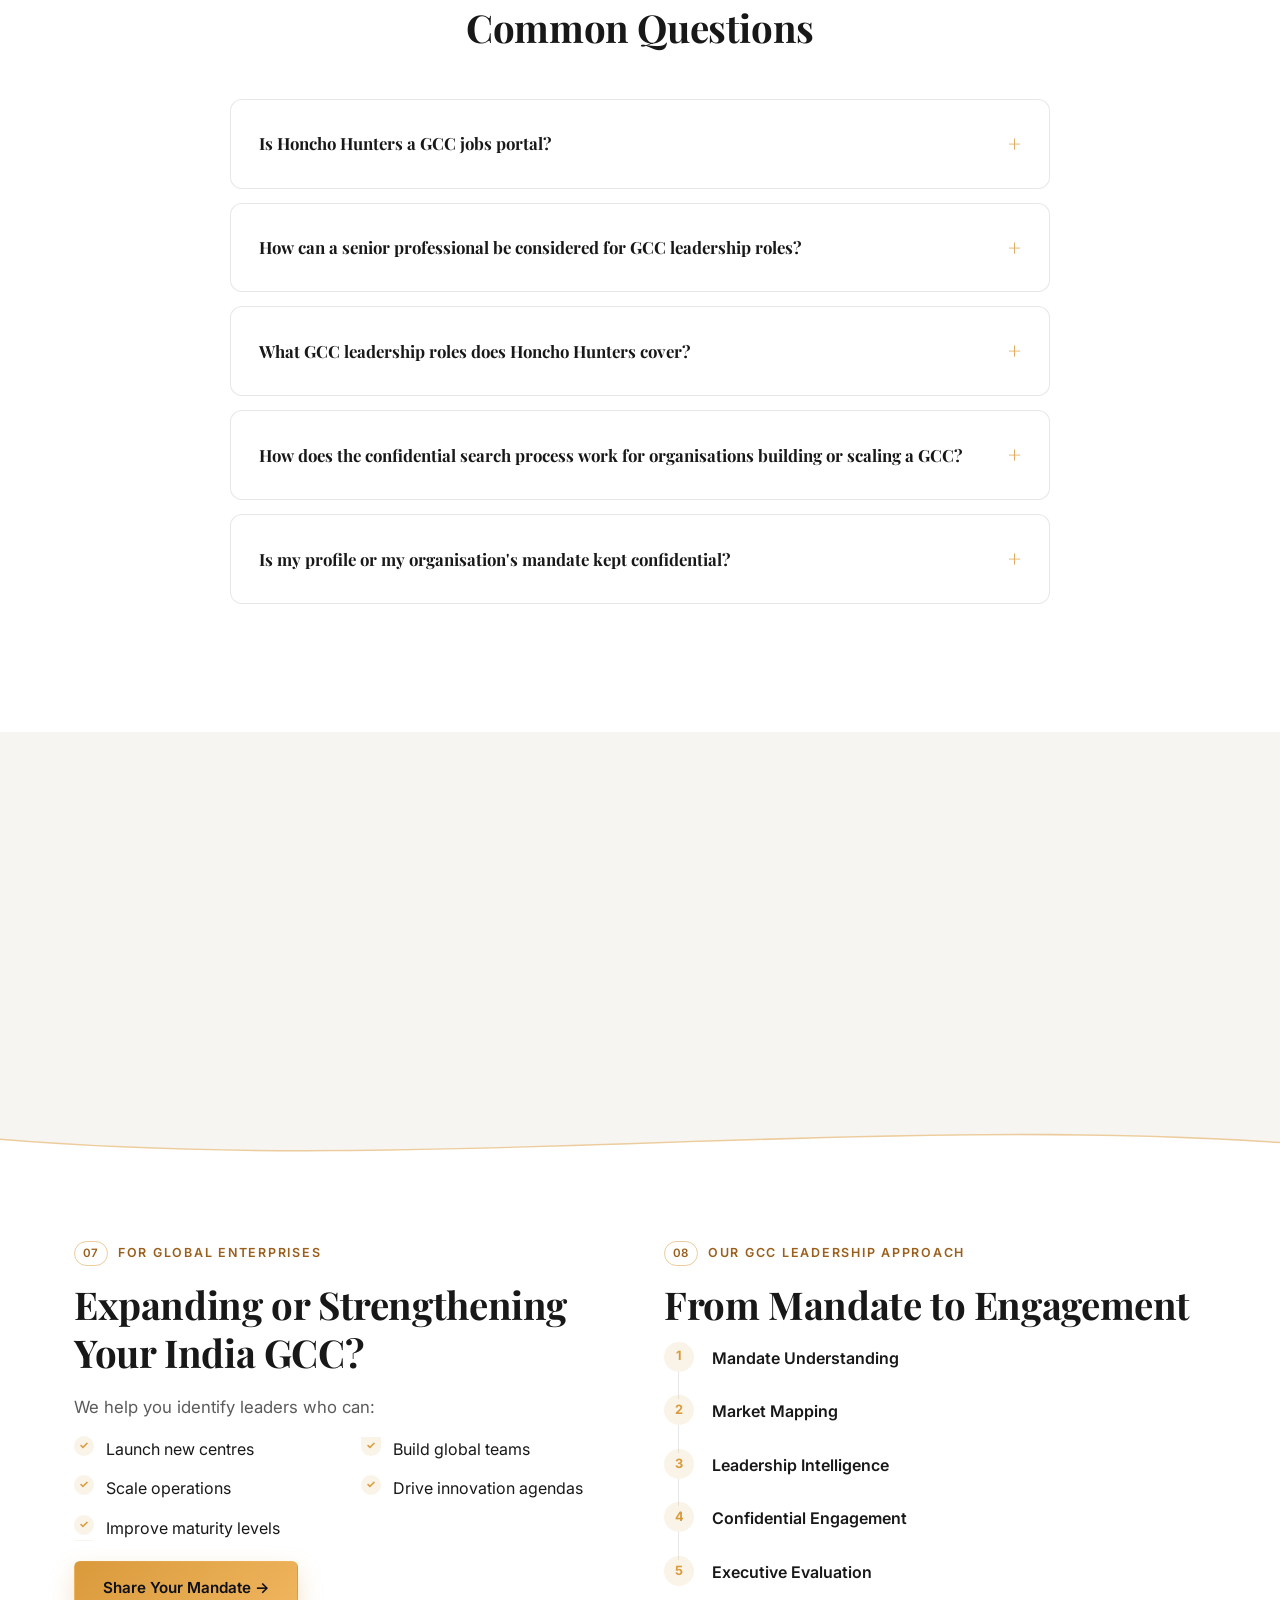
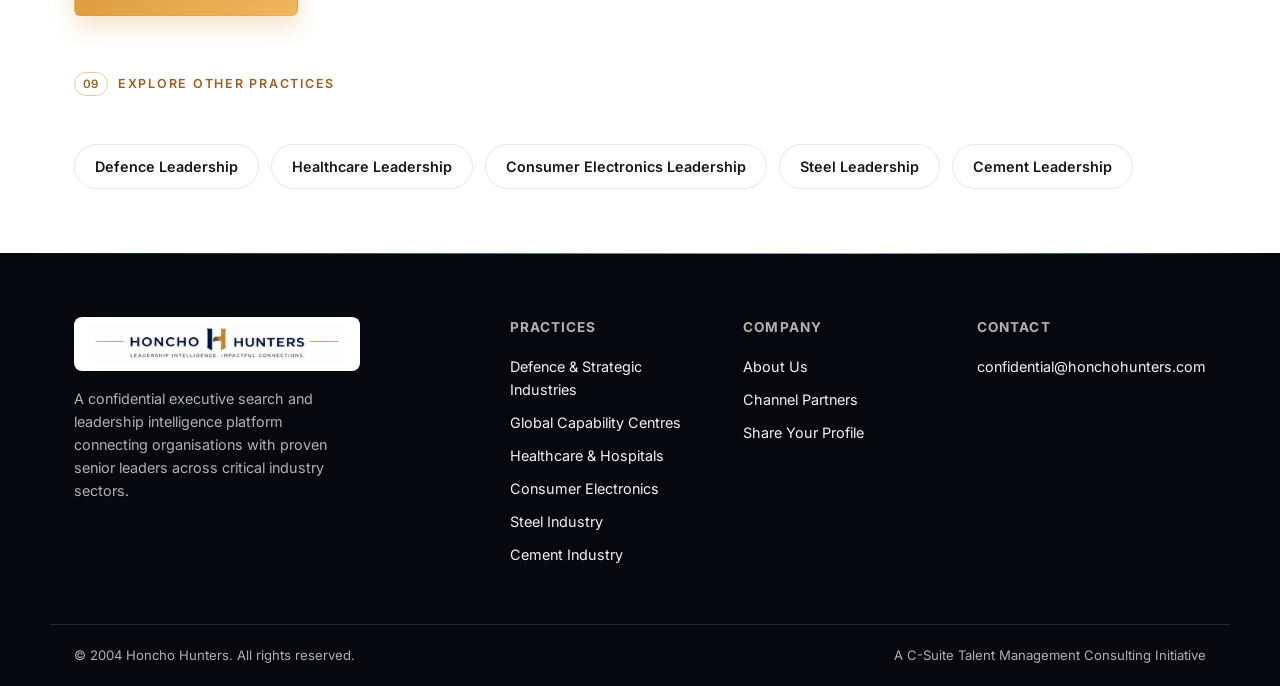
<file: gcc/index.html>
<!DOCTYPE html>
<html lang="en">
<head>
  <meta charset="UTF-8" />
  <meta name="viewport" content="width=device-width, initial-scale=1.0" />
  <link rel="icon" type="image/png" href="/assets/images/favicon.png" />

  <title>GCC Leadership Practice | Honcho Hunters India</title>
  <meta name="description" content="Honcho Hunters helps organisations identify senior leaders who build, scale and transform high-performance Global Capability Centres in India." />
  <meta name="robots" content="index, follow" />
  <link rel="canonical" href="https://honchohunters.com/gcc/" />

  <meta property="og:type" content="website" />
  <meta property="og:site_name" content="Honcho Hunters" />
  <meta property="og:title" content="GCC Leadership Practice | Honcho Hunters" />
  <meta property="og:description" content="Building India's next generation Global Capability Centre leaders." />
  <meta property="og:url" content="https://honchohunters.com/gcc/" />
  <meta property="og:image" content="https://honchohunters.com/assets/images/logo.png" />
  <meta property="og:locale" content="en_IN" />

  <meta name="twitter:card" content="summary_large_image" />
  <meta name="twitter:title" content="GCC Leadership Practice | Honcho Hunters" />
  <meta name="twitter:description" content="Building India's next generation Global Capability Centre leaders." />
  <meta name="twitter:image" content="https://honchohunters.com/assets/images/logo.png" />

  <link rel="stylesheet" href="/assets/css/style.css" />
  <link rel="preconnect" href="https://fonts.googleapis.com" />
  <link rel="preconnect" href="https://fonts.gstatic.com" crossorigin />
  <link href="https://fonts.googleapis.com/css2?family=Inter:wght@400;500;600&family=Playfair+Display:wght@700&display=swap" rel="stylesheet" />
</head>
<body>

  <!-- NAV -->
  <nav class="nav" role="navigation" aria-label="Main navigation">
    <div class="nav__inner">
      <a class="nav__logo" href="/"><img src="/assets/images/logo.png" alt="Honcho Hunters - Leadership Intelligence. Impactful Connections." class="nav__logo-img" width="668" height="100" /></a>
      <ul class="nav__links">
        <li><a href="/">Home</a></li>
        <li class="nav__dropdown">
          <button type="button" class="nav__dropdown-toggle is-active" aria-haspopup="true" aria-expanded="false">Practices</button>
          <ul class="nav__dropdown-menu">
            <li><a href="/defence/">Defence &amp; Strategic Industries</a></li>
            <li><a href="/gcc/" class="is-active">Global Capability Centres</a></li>
            <li><a href="/healthcare/">Healthcare &amp; Hospitals</a></li>
            <li><a href="/consumer-electronics/">Consumer Electronics &amp; Technology</a></li>
            <li><a href="/steel/">Steel Industry</a></li>
            <li><a href="/cement/">Cement Industry</a></li>
          </ul>
        </li>
        <li><a href="/about/">About</a></li>
        <li><a href="/channel-partners/">Channel Partners</a></li>
        <li><a href="/engage/" class="nav__cta">Share Your Profile<span class="nav__cta-sub">Confidential</span></a></li>
      </ul>
      <button class="nav__hamburger" aria-label="Toggle menu" aria-expanded="false">
        <span></span><span></span><span></span>
      </button>
    </div>
  </nav>

  <main id="main">

  <!-- HERO -->
  <section class="hero hero--page hero--curve hero--light-overlay hero--tint-amber">
    <div class="hero__bg" style="background-image:url('/assets/images/gcc-hero.jpg');background-position:center 78%;"></div>
    <div class="container">
      <p class="page-tag">GCC Leadership Practice</p>
      <h1 class="hero__title" style="margin:0 0 24px;">Building India's Next Generation Global Capability Centre Leaders</h1>
      <p class="hero__subtitle" style="margin:0;">
        Identifying leaders who transform GCCs from delivery centres into strategic innovation hubs. Global Capability Centres have evolved from cost optimisation models into critical engines of digital transformation, product engineering, innovation, AI &amp; analytics, enterprise technology and global business operations.
      </p>
      <div class="hero__actions" style="justify-content:flex-start;margin-top:36px;">
        <a href="/engage/?vertical=gcc" class="btn btn--primary btn--stacked">Share Your Profile<span class="btn__sub">Confidential</span></a>
      </div>
    </div>
    <span class="divider divider--page-curve"><svg viewBox="0 0 1440 100" preserveAspectRatio="none"><path d="M0,40 C480,95 960,0 1440,45 L1440,100 L0,100 Z"></path></svg></span>
  </section>

  <!-- LEADERSHIP INTELLIGENCE -->
  <section class="section section--light">
    <div class="container">
      <div class="section__header center">
        <p class="section-label">Our Approach</p>
        <h2 class="section-title">Leadership Intelligence. Not CV Matching.</h2>
        <p class="section-body">The success of a GCC depends on leaders who understand:</p>
      </div>
      <ul class="tag-cloud">
        <li class="tag-chip">Global Stakeholder Management</li>
        <li class="tag-chip">Technology &amp; Business Alignment</li>
        <li class="tag-chip">Large-Scale Transformation</li>
        <li class="tag-chip">Talent Ecosystem Building</li>
        <li class="tag-chip">Operational Excellence</li>
        <li class="tag-chip">Innovation Culture</li>
      </ul>
      <p class="section-body" style="margin:28px auto 0;text-align:center;">We evaluate leaders beyond titles - assessing their ability to create sustainable impact.</p>
    </div>
  </section>

  <span class="divider divider--light-to-card"><svg viewBox="0 0 1440 100" preserveAspectRatio="none"><path d="M0,40 C480,95 960,0 1440,45 L1440,100 L0,100 Z"></path></svg></span>

  <!-- NETWORK -->
  <section class="section section--card">
    <div class="container">
      <div class="section__header center">
        <p class="section-label">Our Network</p>
        <h2 class="section-title">Our GCC Leadership Network</h2>
      </div>
      <div class="grid grid--cols-2">
        <div class="card">
          <p class="card__title">GCC Centre Leadership</p>
          <p class="card__body">For Site Heads, Centre Directors, Country Heads, Managing Directors, GCC CEOs and Captive Centre Leaders.</p>
          <p class="card__focus">Leaders who establish and scale world-class centres.</p>
        </div>
        <div class="card">
          <p class="card__title">Technology &amp; Engineering Leadership</p>
          <ul class="card__list">
            <li>Engineering Heads</li>
            <li>Technology Directors</li>
            <li>Chief Digital Officers (CDO)</li>
            <li>Chief Information Officers (CIO)</li>
            <li>Cloud &amp; Platform Leaders</li>
            <li>AI / Data / Analytics Heads</li>
            <li>Cybersecurity Leaders</li>
            <li>Enterprise Architecture Leaders</li>
          </ul>
        </div>
        <div class="card">
          <p class="card__title">Product &amp; Digital Leadership</p>
          <p class="card__body">For organisations building product-led GCCs:</p>
          <ul class="card__list">
            <li>Product Heads</li>
            <li>Digital Transformation Leaders</li>
            <li>Innovation Leaders</li>
            <li>Experience &amp; Design Leaders</li>
          </ul>
        </div>
        <div class="card">
          <p class="card__title">Business Function Leadership</p>
          <ul class="card__list">
            <li>Finance</li>
            <li>HR</li>
            <li>Procurement</li>
            <li>Supply Chain</li>
            <li>Risk &amp; Compliance</li>
            <li>Operations</li>
          </ul>
        </div>
      </div>
    </div>
  </section>

  <span class="divider divider--card-to-dark"><svg viewBox="0 0 1440 100" preserveAspectRatio="none"><path d="M0,40 C480,95 960,0 1440,45 L1440,100 L0,100 Z"></path></svg></span>

  <!-- INDUSTRIES WE SERVE -->
  <section class="section section--dark color_dark">
    <div class="container">
      <div class="section__header center">
        <p class="section-label">Who We Serve</p>
        <h2 class="section-title">Industries We Serve</h2>
        <p class="section-body" style="margin:0 auto;">Our GCC leadership practice supports:</p>
      </div>
      <ul class="tag-cloud">
        <li class="tag-chip">Banking &amp; Financial Services</li>
        <li class="tag-chip">Insurance</li>
        <li class="tag-chip">Healthcare</li>
        <li class="tag-chip">Life Sciences</li>
        <li class="tag-chip">Consumer Technology</li>
        <li class="tag-chip">Manufacturing</li>
        <li class="tag-chip">Engineering</li>
        <li class="tag-chip">Automotive</li>
        <li class="tag-chip">Industrial Technology</li>
      </ul>
    </div>
  </section>

  <span class="divider divider--dark-to-light"><svg viewBox="0 0 1440 100" preserveAspectRatio="none"><path d="M0,40 C480,95 960,0 1440,45 L1440,100 L0,100 Z"></path></svg></span>

  <!-- WHY -->
  <section class="section section--light">
    <div class="container">
      <div class="section__header center">
        <p class="section-label">Why Honcho Hunters</p>
        <h2 class="section-title">Built for GCC Leadership</h2>
      </div>
      <div class="grid grid--cols-3">
        <div class="card">
          <p class="card__title">Specialist Vertical Focus</p>
          <p class="card__body">GCC leadership requires a different understanding than conventional IT hiring.</p>
        </div>
        <div class="card">
          <p class="card__title">Confidential Network</p>
          <p class="card__body">Senior leaders are identified discreetly.</p>
        </div>
        <div class="card">
          <p class="card__title">Strategic Fit</p>
          <p class="card__body">We focus on long-term organisational impact.</p>
        </div>
      </div>
    </div>
  </section>

  <span class="divider divider--light-to-card"><svg viewBox="0 0 1440 100" preserveAspectRatio="none"><path d="M0,40 C480,95 960,0 1440,45 L1440,100 L0,100 Z"></path></svg></span>

  <!-- FAQ -->
  <section class="section section--card">
    <div class="container">
      <div class="section__header center">
        <p class="section-label">Frequently Asked Questions</p>
        <h2 class="section-title">Common Questions</h2>
      </div>
      <div class="faq-list">
        <details class="faq-item" name="faq">
          <summary>Is Honcho Hunters a GCC jobs portal?</summary>
          <p>No. Honcho Hunters is a confidential executive search and leadership intelligence platform, not a public job board. We do not list open GCC jobs or publish candidate profiles. Organisations share specific leadership mandates, and we identify and introduce relevant senior leaders directly.</p>
        </details>
        <details class="faq-item" name="faq">
          <summary>How can a senior professional be considered for GCC leadership roles?</summary>
          <p>Senior professionals can confidentially share their profile at honchohunters.com/engage/. Profiles are shared only against relevant mandates for roles such as Centre Head, Country Head, GCC CEO, and senior engineering, product or business-function leadership.</p>
        </details>
        <details class="faq-item" name="faq">
          <summary>What GCC leadership roles does Honcho Hunters cover?</summary>
          <p>Our GCC practice covers leaders who launch, scale and mature Global Capability Centres, including Centre Heads, Country Heads, GCC CEOs, and engineering, product and business-function leadership.</p>
        </details>
        <details class="faq-item" name="faq">
          <summary>How does the confidential search process work for organisations building or scaling a GCC?</summary>
          <p>Organisations share a leadership mandate with Honcho Hunters. We map the relevant leadership landscape, apply leadership intelligence to identify suitable executives, confidentially engage them, conduct executive evaluation, and make an introduction.</p>
        </details>
        <details class="faq-item" name="faq">
          <summary>Is my profile or my organisation's mandate kept confidential?</summary>
          <p>Yes. Honcho Hunters does not operate as a public CV marketplace or open database. Profiles and mandates are handled discreetly and shared only with directly relevant counterparts.</p>
        </details>
      </div>
    </div>
  </section>

  <span class="divider divider--card-to-light"><svg viewBox="0 0 1440 100" preserveAspectRatio="none"><path d="M0,40 C480,95 960,0 1440,45 L1440,100 L0,100 Z"></path></svg></span>

  <!-- FOR PROFESSIONALS -->
  <section class="section section--light">
    <div class="container">
      <div class="section__header center">
        <p class="section-label">For GCC Leaders</p>
        <h2 class="section-title">Your Experience in Building Global Operations Is Valuable</h2>
        <p class="section-body" style="margin:0 auto;">Honcho Hunters provides a confidential platform for senior professionals exploring:</p>
      </div>
      <ul class="tag-cloud">
        <li class="tag-chip">GCC Leadership Opportunities</li>
        <li class="tag-chip">Transformation Mandates</li>
        <li class="tag-chip">Enterprise Technology Roles</li>
        <li class="tag-chip">Strategic Advisory Positions</li>
      </ul>
      <p class="section-body" style="margin:28px auto 0;text-align:center;">Your profile is never publicly displayed.</p>
      <div style="text-align:center;margin-top:24px;">
        <a href="/engage/?vertical=gcc" class="btn btn--primary btn--stacked">Share Your Profile →<span class="btn__sub">Confidential</span></a>
      </div>
    </div>
  </section>

  <span class="divider divider--light-to-card"><svg viewBox="0 0 1440 100" preserveAspectRatio="none"><path d="M0,40 C480,95 960,0 1440,45 L1440,100 L0,100 Z"></path></svg></span>

  <!-- FOR ORGANISATIONS / PROCESS -->
  <section class="section section--card">
    <div class="container">
      <div class="grid" style="grid-template-columns:1fr 1fr;gap:48px;">
        <div>
          <p class="section-label">For Global Enterprises</p>
          <h2 class="section-title">Expanding or Strengthening Your India GCC?</h2>
          <p class="section-body">We help you identify leaders who can:</p>
          <ul class="checklist" style="margin-top:16px;">
            <li>Launch new centres</li>
            <li>Scale operations</li>
            <li>Improve maturity levels</li>
            <li>Build global teams</li>
            <li>Drive innovation agendas</li>
          </ul>
          <a href="mailto:confidential@honchohunters.com" class="btn btn--primary" style="margin-top:20px;">Share Your Mandate →</a>
        </div>
        <div>
          <p class="section-label">Our GCC Leadership Approach</p>
          <h2 class="section-title">From Mandate to Engagement</h2>
          <ol class="process-steps">
            <li>Mandate Understanding</li>
            <li>Market Mapping</li>
            <li>Leadership Intelligence</li>
            <li>Confidential Engagement</li>
            <li>Executive Evaluation</li>
          </ol>
        </div>
      </div>
      <div class="section__header center" style="margin-top:56px;">
        <p class="section-label">Explore Other Practices</p>
      </div>
      <div class="related-practices">
        <a href="/defence/">Defence Leadership</a>
        <a href="/healthcare/">Healthcare Leadership</a>
        <a href="/consumer-electronics/">Consumer Electronics Leadership</a>
        <a href="/steel/">Steel Leadership</a>
        <a href="/cement/">Cement Leadership</a>
      </div>
    </div>
  </section>

  </main>

  <!-- FOOTER -->
  <footer class="footer">
    <div class="footer__inner">
      <div class="footer__brand">
        <a class="nav__logo" href="/"><img src="/assets/images/logo.png" alt="Honcho Hunters - Leadership Intelligence. Impactful Connections." class="nav__logo-img" width="668" height="100" /></a>
        <p>A confidential executive search and leadership intelligence platform connecting organisations with proven senior leaders across critical industry sectors.</p>
      </div>
      <div class="footer__col">
        <h2>Practices</h2>
        <ul>
          <li><a href="/defence/">Defence &amp; Strategic Industries</a></li>
          <li><a href="/gcc/">Global Capability Centres</a></li>
          <li><a href="/healthcare/">Healthcare &amp; Hospitals</a></li>
          <li><a href="/consumer-electronics/">Consumer Electronics</a></li>
          <li><a href="/steel/">Steel Industry</a></li>
          <li><a href="/cement/">Cement Industry</a></li>
        </ul>
      </div>
      <div class="footer__col">
        <h2>Company</h2>
        <ul>
          <li><a href="/about/">About Us</a></li>
          <li><a href="/channel-partners/">Channel Partners</a></li>
          <li><a href="/engage/">Share Your Profile</a></li>
        </ul>
      </div>
      <div class="footer__col">
        <h2>Contact</h2>
        <ul>
          <li><a href="mailto:confidential@honchohunters.com">confidential@honchohunters.com</a></li>
        </ul>
      </div>
    </div>
    <div class="footer__bottom">
      <span>&copy; 2004 Honcho Hunters. All rights reserved.</span>
      <span>A C-Suite Talent Management Consulting Initiative</span>
    </div>
  </footer>

  <script src="/assets/js/main.js"></script>

  <script type="application/ld+json">
  {
    "@context": "https://schema.org",
    "@type": "BreadcrumbList",
    "itemListElement": [
      { "@type": "ListItem", "position": 1, "name": "Home", "item": "https://honchohunters.com/" },
      { "@type": "ListItem", "position": 2, "name": "Global Capability Centres", "item": "https://honchohunters.com/gcc/" }
    ]
  }
  </script>
  <script type="application/ld+json">
  {
    "@context": "https://schema.org",
    "@type": "Service",
    "serviceType": "Global Capability Centre (GCC) Executive Search and Leadership Intelligence",
    "provider": { "@id": "https://honchohunters.com/#organization" },
    "areaServed": { "@type": "Country", "name": "India" },
    "audience": {
      "@type": "Audience",
      "audienceType": "Senior GCC, technology, product and business-function executives; global enterprises building or scaling Indian GCCs"
    },
    "description": "Confidential executive search identifying leaders who build, scale and transform Global Capability Centres into strategic innovation hubs - Centre Heads, CEOs, engineering, product and business-function leadership."
  }
  </script>
  <script type="application/ld+json">
  {
  "@context": "https://schema.org",
  "@type": "FAQPage",
  "mainEntity": [
    {
      "@type": "Question",
      "name": "Is Honcho Hunters a GCC jobs portal?",
      "acceptedAnswer": {
        "@type": "Answer",
        "text": "No. Honcho Hunters is a confidential executive search and leadership intelligence platform, not a public job board. We do not list open GCC jobs or publish candidate profiles. Organisations share specific leadership mandates, and we identify and introduce relevant senior leaders directly."
      }
    },
    {
      "@type": "Question",
      "name": "How can a senior professional be considered for GCC leadership roles?",
      "acceptedAnswer": {
        "@type": "Answer",
        "text": "Senior professionals can confidentially share their profile at honchohunters.com/engage/. Profiles are shared only against relevant mandates for roles such as Centre Head, Country Head, GCC CEO, and senior engineering, product or business-function leadership."
      }
    },
    {
      "@type": "Question",
      "name": "What GCC leadership roles does Honcho Hunters cover?",
      "acceptedAnswer": {
        "@type": "Answer",
        "text": "Our GCC practice covers leaders who launch, scale and mature Global Capability Centres, including Centre Heads, Country Heads, GCC CEOs, and engineering, product and business-function leadership."
      }
    },
    {
      "@type": "Question",
      "name": "How does the confidential search process work for organisations building or scaling a GCC?",
      "acceptedAnswer": {
        "@type": "Answer",
        "text": "Organisations share a leadership mandate with Honcho Hunters. We map the relevant leadership landscape, apply leadership intelligence to identify suitable executives, confidentially engage them, conduct executive evaluation, and make an introduction."
      }
    },
    {
      "@type": "Question",
      "name": "Is my profile or my organisation's mandate kept confidential?",
      "acceptedAnswer": {
        "@type": "Answer",
        "text": "Yes. Honcho Hunters does not operate as a public CV marketplace or open database. Profiles and mandates are handled discreetly and shared only with directly relevant counterparts."
      }
    }
  ]
}
  </script>
</body>
</html>
</file>
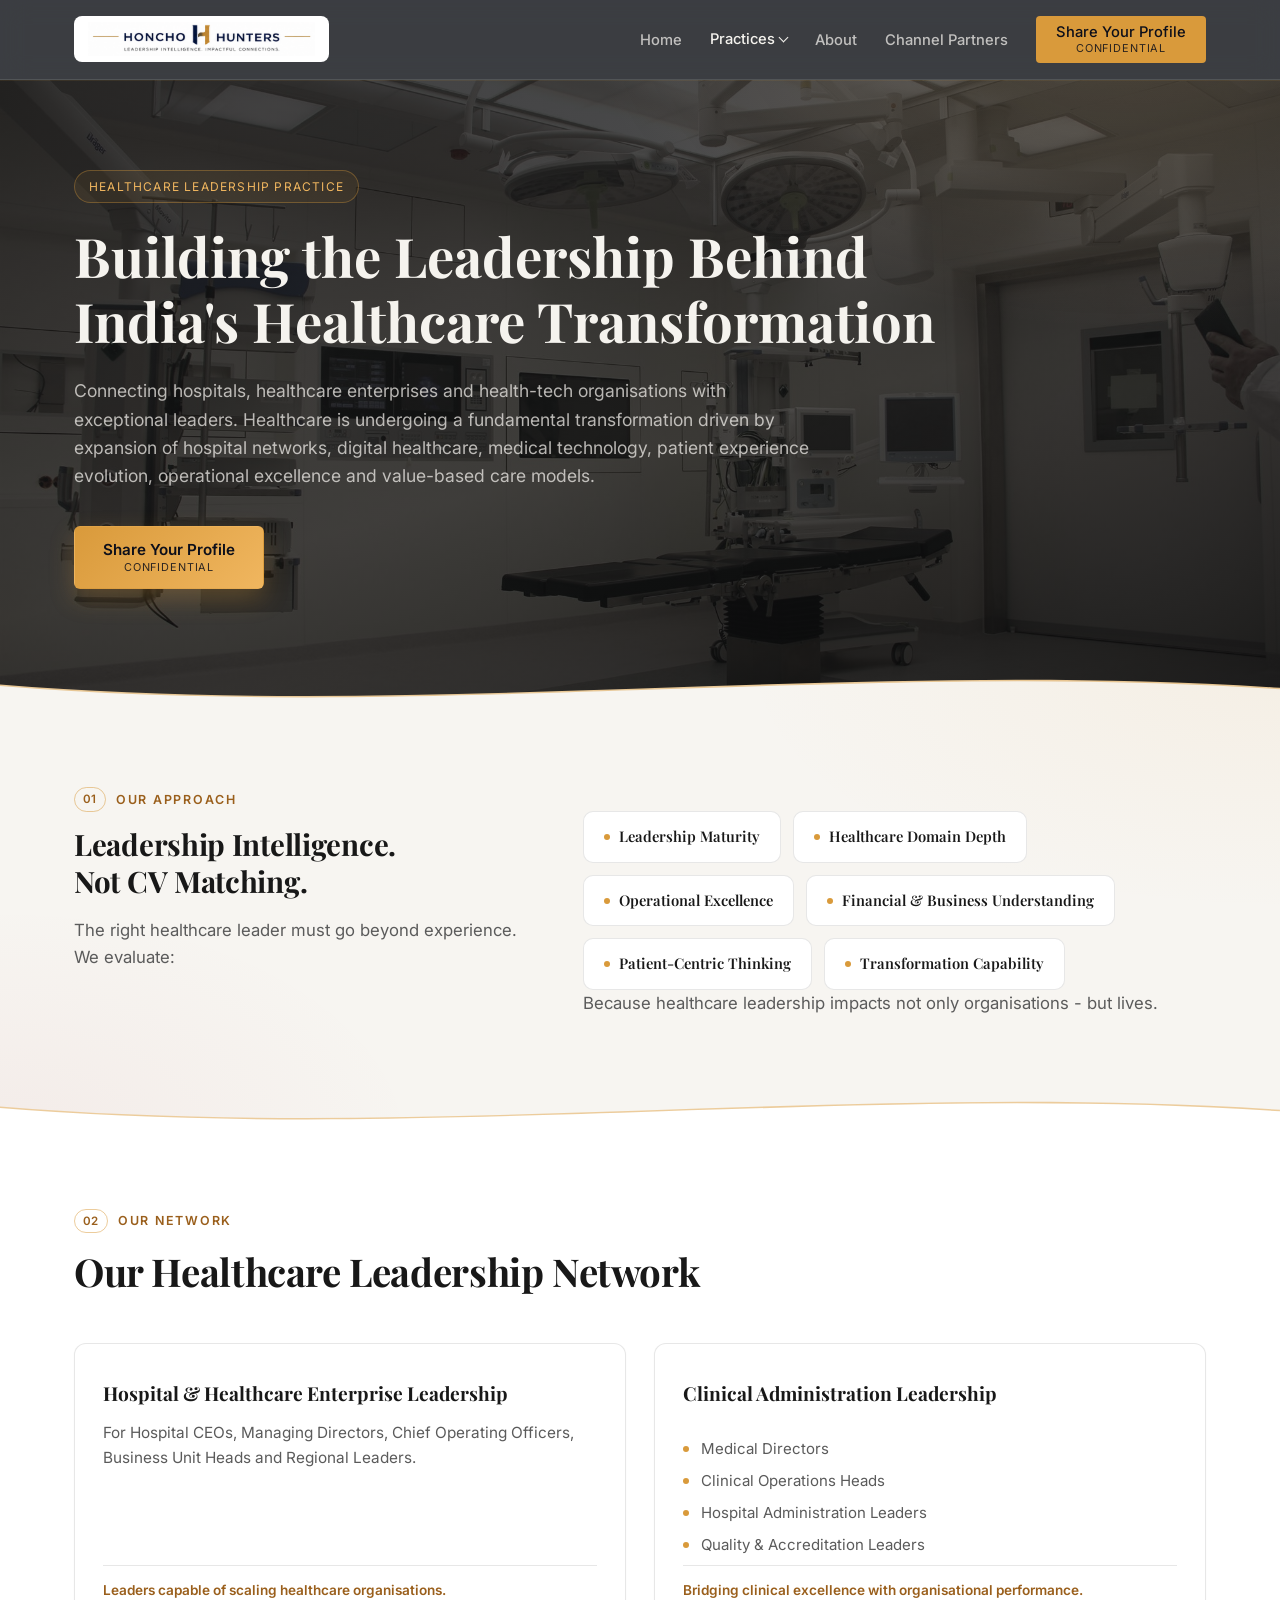
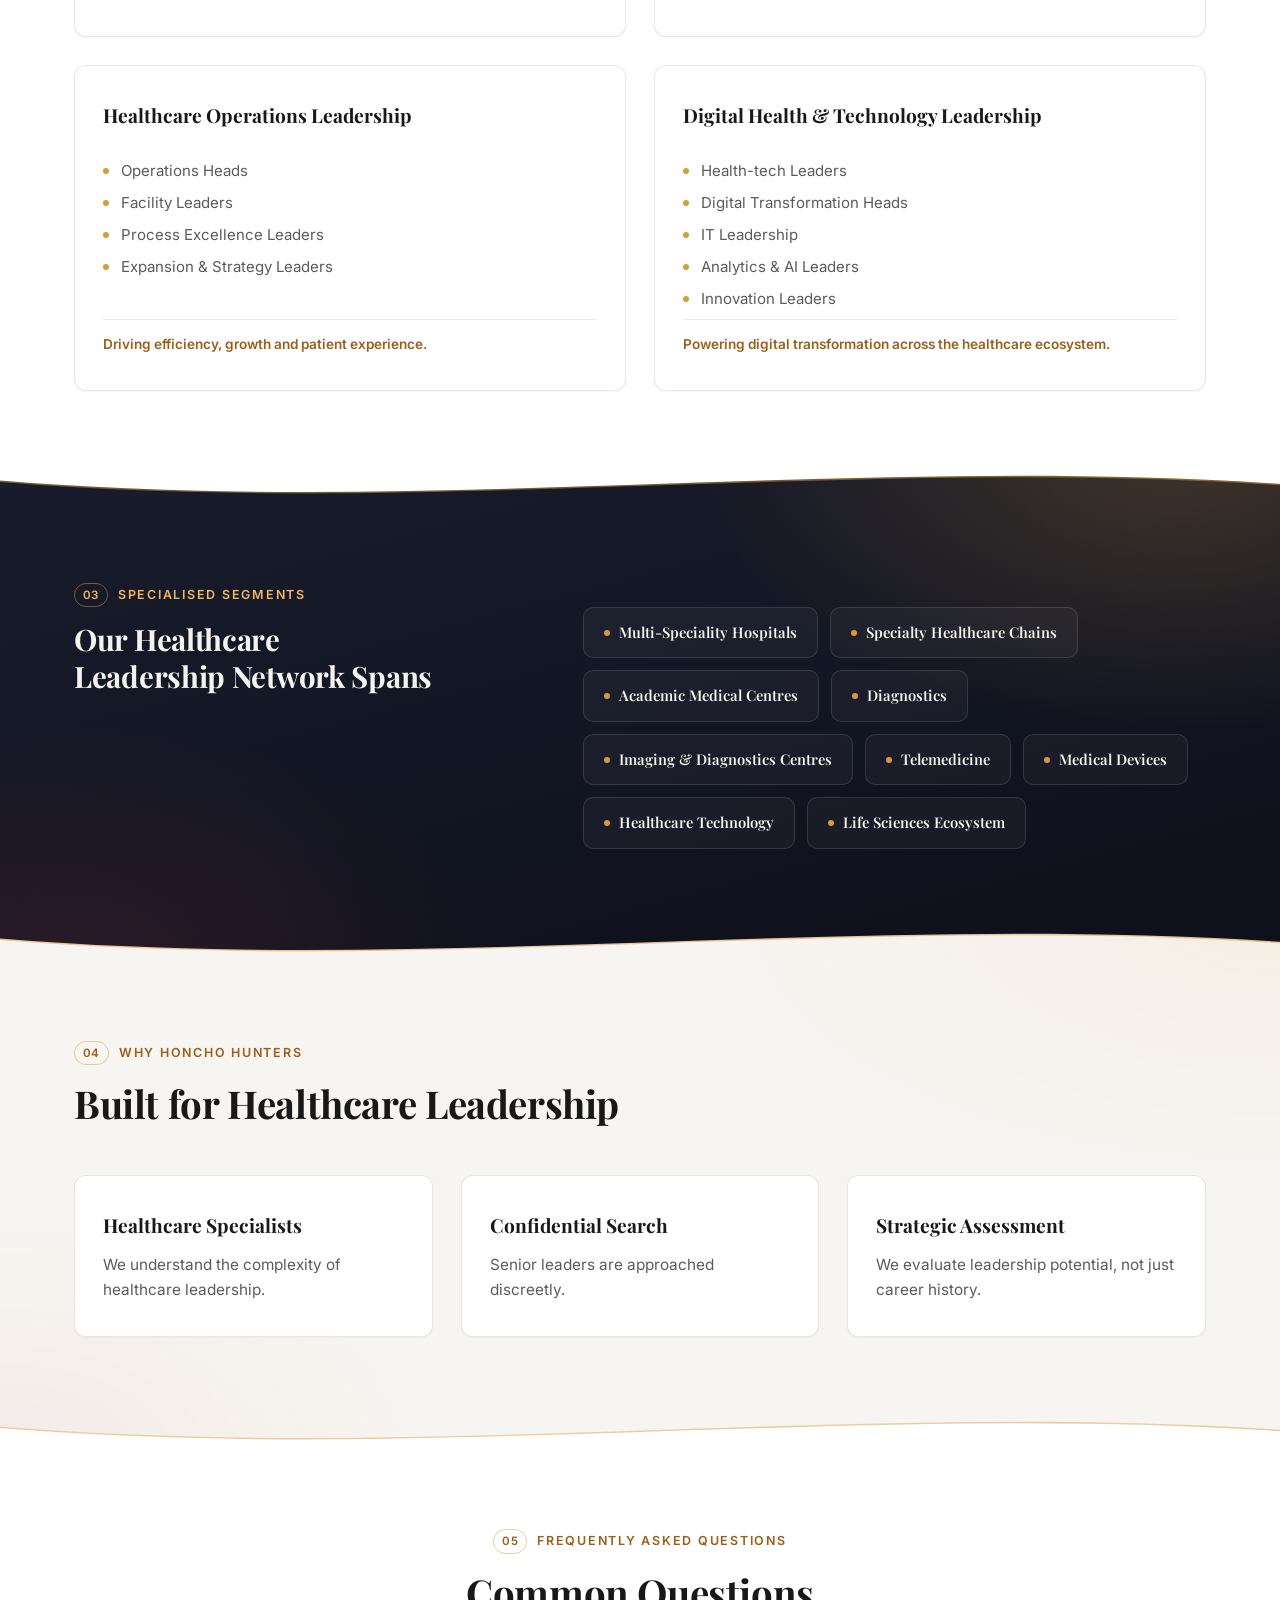
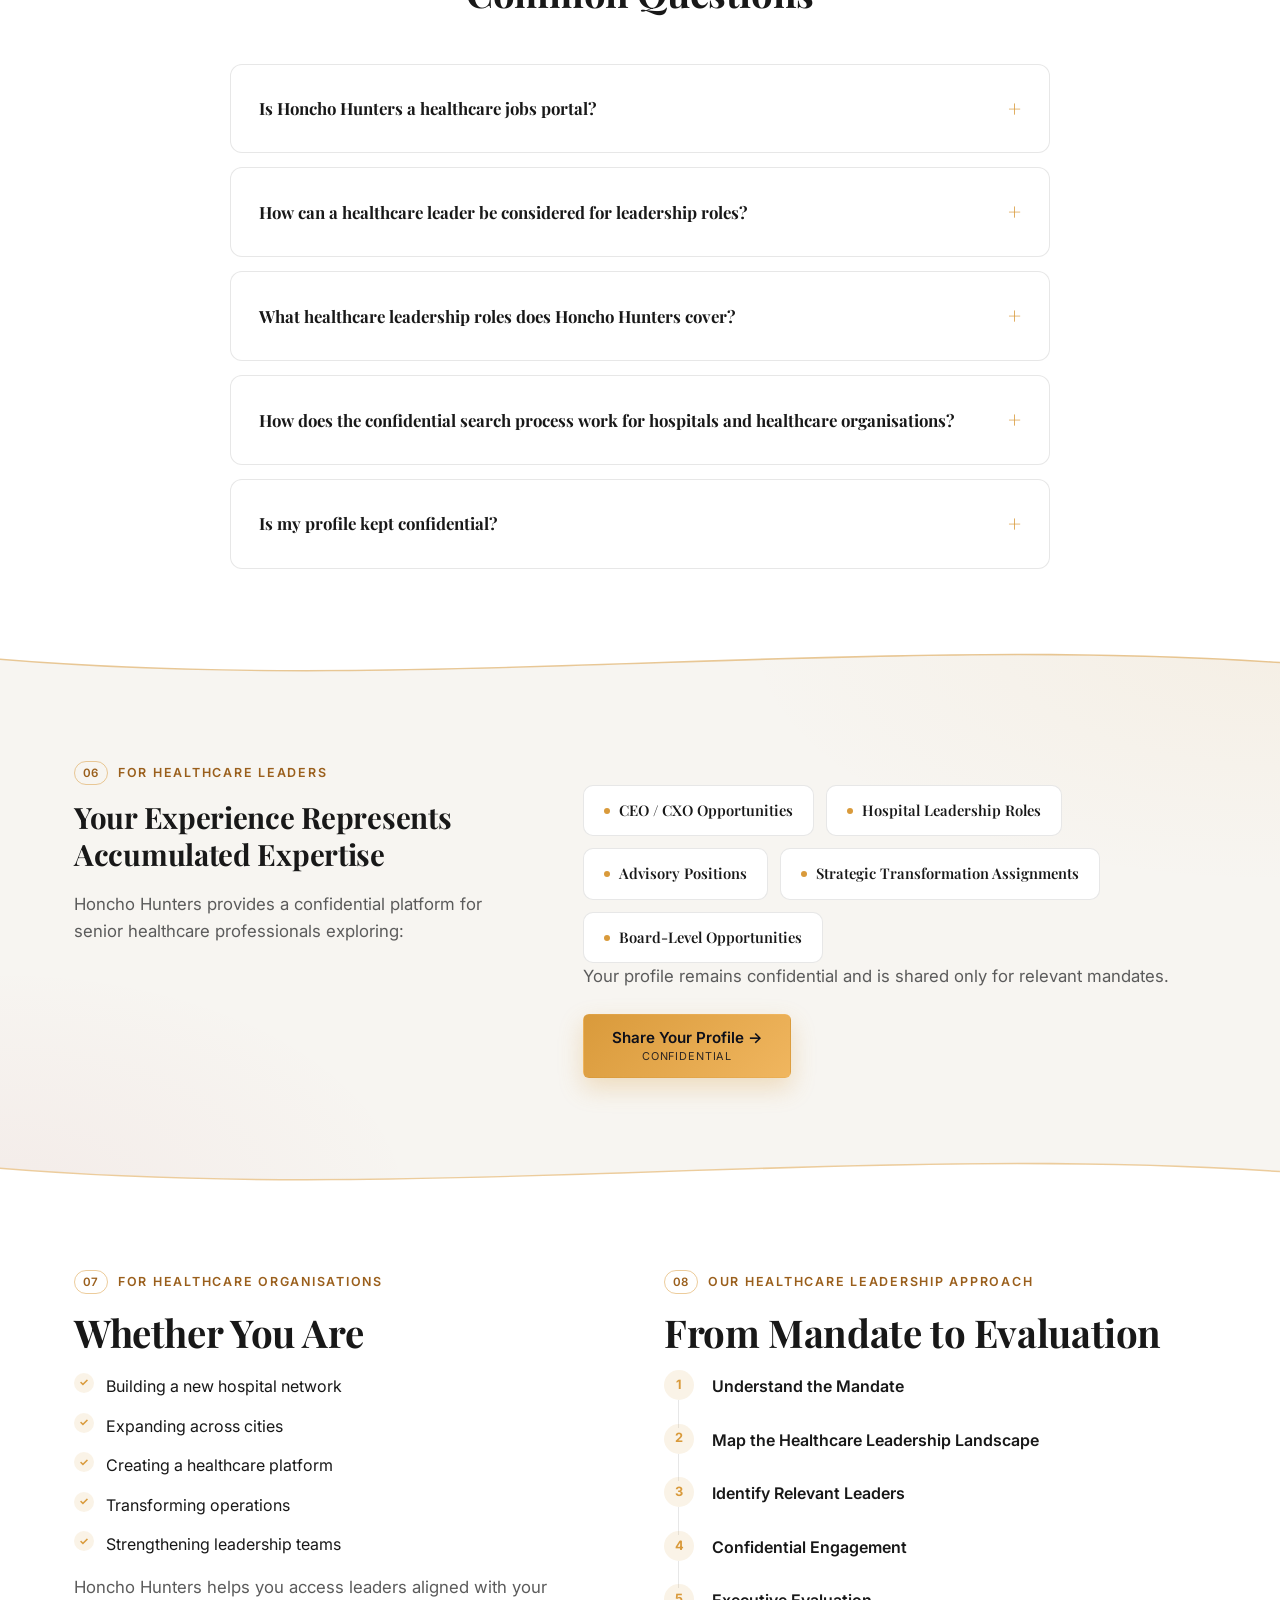
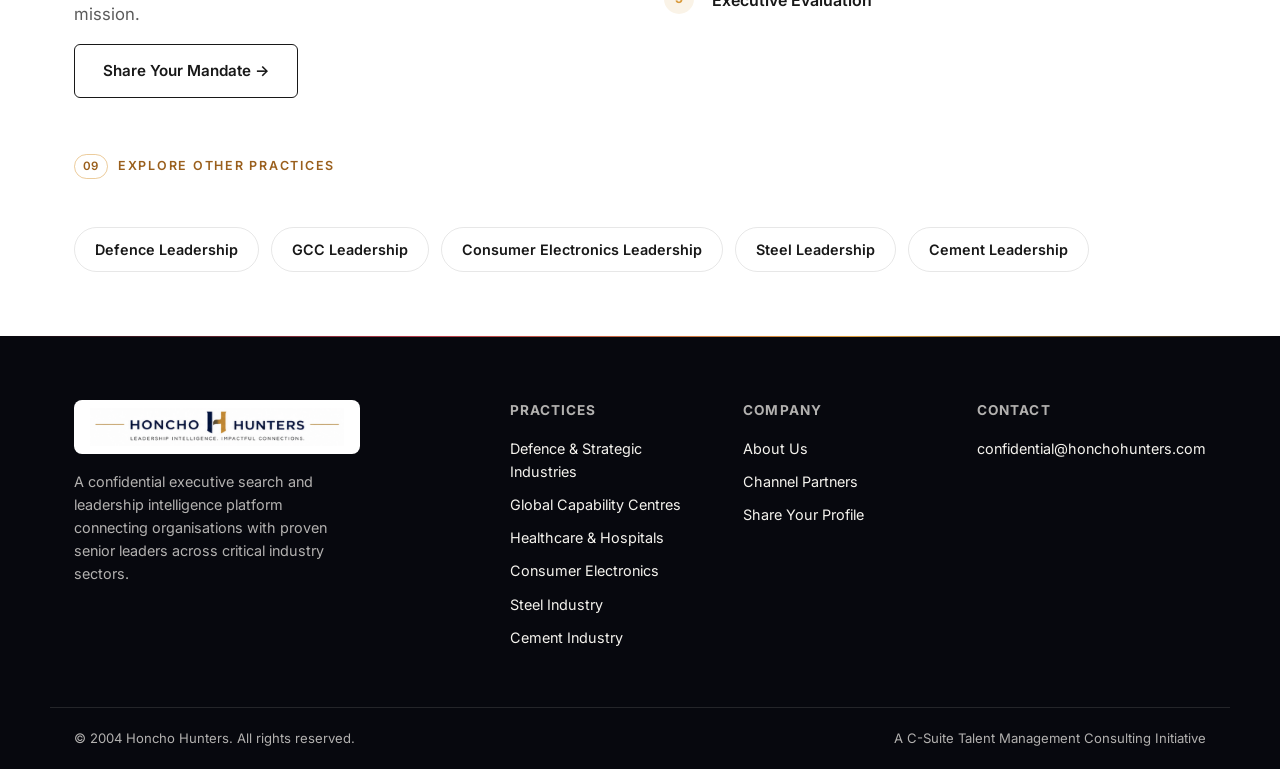
<file: healthcare/index.html>
<!DOCTYPE html>
<html lang="en">
<head>
  <meta charset="UTF-8" />
  <meta name="viewport" content="width=device-width, initial-scale=1.0" />
  <link rel="icon" type="image/png" href="/assets/images/favicon.png" />

  <title>Healthcare Leadership Practice | Honcho Hunters</title>
  <meta name="description" content="Honcho Hunters connects hospitals and health-tech organisations with leaders who combine clinical understanding and business transformation." />
  <meta name="robots" content="index, follow" />
  <link rel="canonical" href="https://honchohunters.com/healthcare/" />

  <meta property="og:type" content="website" />
  <meta property="og:site_name" content="Honcho Hunters" />
  <meta property="og:title" content="Healthcare Leadership Practice | Honcho Hunters" />
  <meta property="og:description" content="Building the leadership behind India's healthcare transformation." />
  <meta property="og:url" content="https://honchohunters.com/healthcare/" />
  <meta property="og:image" content="https://honchohunters.com/assets/images/logo.png" />
  <meta property="og:locale" content="en_IN" />

  <meta name="twitter:card" content="summary_large_image" />
  <meta name="twitter:title" content="Healthcare Leadership Practice | Honcho Hunters" />
  <meta name="twitter:description" content="Building the leadership behind India's healthcare transformation." />
  <meta name="twitter:image" content="https://honchohunters.com/assets/images/logo.png" />

  <link rel="stylesheet" href="/assets/css/style.css" />
  <link rel="preconnect" href="https://fonts.googleapis.com" />
  <link rel="preconnect" href="https://fonts.gstatic.com" crossorigin />
  <link href="https://fonts.googleapis.com/css2?family=Inter:wght@400;500;600&family=Playfair+Display:wght@700&display=swap" rel="stylesheet" />
</head>
<body>

  <!-- NAV -->
  <nav class="nav" role="navigation" aria-label="Main navigation">
    <div class="nav__inner">
      <a class="nav__logo" href="/"><img src="/assets/images/logo.png" alt="Honcho Hunters - Leadership Intelligence. Impactful Connections." class="nav__logo-img" width="668" height="100" /></a>
      <ul class="nav__links">
        <li><a href="/">Home</a></li>
        <li class="nav__dropdown">
          <button type="button" class="nav__dropdown-toggle is-active" aria-haspopup="true" aria-expanded="false">Practices</button>
          <ul class="nav__dropdown-menu">
            <li><a href="/defence/">Defence &amp; Strategic Industries</a></li>
            <li><a href="/gcc/">Global Capability Centres</a></li>
            <li><a href="/healthcare/" class="is-active">Healthcare &amp; Hospitals</a></li>
            <li><a href="/consumer-electronics/">Consumer Electronics &amp; Technology</a></li>
            <li><a href="/steel/">Steel Industry</a></li>
            <li><a href="/cement/">Cement Industry</a></li>
          </ul>
        </li>
        <li><a href="/about/">About</a></li>
        <li><a href="/channel-partners/">Channel Partners</a></li>
        <li><a href="/engage/" class="nav__cta">Share Your Profile<span class="nav__cta-sub">Confidential</span></a></li>
      </ul>
      <button class="nav__hamburger" aria-label="Toggle menu" aria-expanded="false">
        <span></span><span></span><span></span>
      </button>
    </div>
  </nav>

  <main id="main">

  <!-- HERO -->
  <section class="hero hero--page hero--curve hero--tint-amber-strong">
    <div class="hero__bg" style="background-image:url('/assets/images/healthcare-hero.jpg')"></div>
    <div class="container">
      <p class="page-tag">Healthcare Leadership Practice</p>
      <h1 class="hero__title" style="margin:0 0 24px;">Building the Leadership Behind India's Healthcare Transformation</h1>
      <p class="hero__subtitle" style="margin:0;">
        Connecting hospitals, healthcare enterprises and health-tech organisations with exceptional leaders. Healthcare is undergoing a fundamental transformation driven by expansion of hospital networks, digital healthcare, medical technology, patient experience evolution, operational excellence and value-based care models.
      </p>
      <div class="hero__actions" style="justify-content:flex-start;margin-top:36px;">
        <a href="/engage/?vertical=healthcare" class="btn btn--primary btn--stacked">Share Your Profile<span class="btn__sub">Confidential</span></a>
      </div>
    </div>
    <span class="divider divider--page-curve"><svg viewBox="0 0 1440 100" preserveAspectRatio="none"><path d="M0,40 C480,95 960,0 1440,45 L1440,100 L0,100 Z"></path></svg></span>
  </section>

  <!-- LEADERSHIP INTELLIGENCE -->
  <section class="section section--light">
    <div class="container">
      <div class="section__header center">
        <p class="section-label">Our Approach</p>
        <h2 class="section-title">Leadership Intelligence. Not CV Matching.</h2>
        <p class="section-body">The right healthcare leader must go beyond experience. We evaluate:</p>
      </div>
      <ul class="tag-cloud">
        <li class="tag-chip">Leadership Maturity</li>
        <li class="tag-chip">Healthcare Domain Depth</li>
        <li class="tag-chip">Operational Excellence</li>
        <li class="tag-chip">Financial &amp; Business Understanding</li>
        <li class="tag-chip">Patient-Centric Thinking</li>
        <li class="tag-chip">Transformation Capability</li>
      </ul>
      <p class="section-body" style="margin:28px auto 0;text-align:center;">Because healthcare leadership impacts not only organisations - but lives.</p>
    </div>
  </section>

  <span class="divider divider--light-to-card"><svg viewBox="0 0 1440 100" preserveAspectRatio="none"><path d="M0,40 C480,95 960,0 1440,45 L1440,100 L0,100 Z"></path></svg></span>

  <!-- NETWORK -->
  <section class="section section--card">
    <div class="container">
      <div class="section__header center">
        <p class="section-label">Our Network</p>
        <h2 class="section-title">Our Healthcare Leadership Network</h2>
      </div>
      <div class="grid grid--cols-2">
        <div class="card">
          <p class="card__title">Hospital &amp; Healthcare Enterprise Leadership</p>
          <p class="card__body">For Hospital CEOs, Managing Directors, Chief Operating Officers, Business Unit Heads and Regional Leaders.</p>
          <p class="card__focus">Leaders capable of scaling healthcare organisations.</p>
        </div>
        <div class="card">
          <p class="card__title">Clinical Administration Leadership</p>
          <ul class="card__list">
            <li>Medical Directors</li>
            <li>Clinical Operations Heads</li>
            <li>Hospital Administration Leaders</li>
            <li>Quality &amp; Accreditation Leaders</li>
          </ul>
          <p class="card__focus">Bridging clinical excellence with organisational performance.</p>
        </div>
        <div class="card">
          <p class="card__title">Healthcare Operations Leadership</p>
          <ul class="card__list">
            <li>Operations Heads</li>
            <li>Facility Leaders</li>
            <li>Process Excellence Leaders</li>
            <li>Expansion &amp; Strategy Leaders</li>
          </ul>
          <p class="card__focus">Driving efficiency, growth and patient experience.</p>
        </div>
        <div class="card">
          <p class="card__title">Digital Health &amp; Technology Leadership</p>
          <ul class="card__list">
            <li>Health-tech Leaders</li>
            <li>Digital Transformation Heads</li>
            <li>IT Leadership</li>
            <li>Analytics &amp; AI Leaders</li>
            <li>Innovation Leaders</li>
          </ul>
          <p class="card__focus">Powering digital transformation across the healthcare ecosystem.</p>
        </div>
      </div>
    </div>
  </section>

  <span class="divider divider--card-to-dark"><svg viewBox="0 0 1440 100" preserveAspectRatio="none"><path d="M0,40 C480,95 960,0 1440,45 L1440,100 L0,100 Z"></path></svg></span>

  <!-- SPECIALISED SEGMENTS -->
  <section class="section section--dark color_dark">
    <div class="container">
      <div class="section__header center">
        <p class="section-label">Specialised Segments</p>
        <h2 class="section-title">Our Healthcare Leadership Network Spans</h2>
      </div>
      <ul class="tag-cloud">
        <li class="tag-chip">Multi-Speciality Hospitals</li>
        <li class="tag-chip">Specialty Healthcare Chains</li>
        <li class="tag-chip">Academic Medical Centres</li>
        <li class="tag-chip">Diagnostics</li>
        <li class="tag-chip">Imaging &amp; Diagnostics Centres</li>
        <li class="tag-chip">Telemedicine</li>
        <li class="tag-chip">Medical Devices</li>
        <li class="tag-chip">Healthcare Technology</li>
        <li class="tag-chip">Life Sciences Ecosystem</li>
      </ul>
    </div>
  </section>

  <span class="divider divider--dark-to-light"><svg viewBox="0 0 1440 100" preserveAspectRatio="none"><path d="M0,40 C480,95 960,0 1440,45 L1440,100 L0,100 Z"></path></svg></span>

  <!-- WHY -->
  <section class="section section--light">
    <div class="container">
      <div class="section__header center">
        <p class="section-label">Why Honcho Hunters</p>
        <h2 class="section-title">Built for Healthcare Leadership</h2>
      </div>
      <div class="grid grid--cols-3">
        <div class="card">
          <p class="card__title">Healthcare Specialists</p>
          <p class="card__body">We understand the complexity of healthcare leadership.</p>
        </div>
        <div class="card">
          <p class="card__title">Confidential Search</p>
          <p class="card__body">Senior leaders are approached discreetly.</p>
        </div>
        <div class="card">
          <p class="card__title">Strategic Assessment</p>
          <p class="card__body">We evaluate leadership potential, not just career history.</p>
        </div>
      </div>
    </div>
  </section>

  <span class="divider divider--light-to-card"><svg viewBox="0 0 1440 100" preserveAspectRatio="none"><path d="M0,40 C480,95 960,0 1440,45 L1440,100 L0,100 Z"></path></svg></span>

  <!-- FAQ -->
  <section class="section section--card">
    <div class="container">
      <div class="section__header center">
        <p class="section-label">Frequently Asked Questions</p>
        <h2 class="section-title">Common Questions</h2>
      </div>
      <div class="faq-list">
        <details class="faq-item" name="faq">
          <summary>Is Honcho Hunters a healthcare jobs portal?</summary>
          <p>No. Honcho Hunters is a confidential executive search and leadership intelligence platform, not a public job board. We do not list open healthcare jobs or publish candidate profiles. Hospitals and healthcare organisations share specific leadership mandates, and we identify and introduce relevant leaders directly.</p>
        </details>
        <details class="faq-item" name="faq">
          <summary>How can a healthcare leader be considered for leadership roles?</summary>
          <p>Senior healthcare professionals can confidentially share their profile at honchohunters.com/engage/. Profiles are shared only against relevant mandates for roles such as Hospital CEO, Managing Director, Medical Director, clinical operations head or digital health leader.</p>
        </details>
        <details class="faq-item" name="faq">
          <summary>What healthcare leadership roles does Honcho Hunters cover?</summary>
          <p>Our healthcare practice covers leaders for hospitals, healthcare enterprises and health-tech organisations, including CEO/CXO, hospital leadership, clinical operations and digital health leadership roles.</p>
        </details>
        <details class="faq-item" name="faq">
          <summary>How does the confidential search process work for hospitals and healthcare organisations?</summary>
          <p>Hospitals and healthcare organisations share a leadership mandate with Honcho Hunters. We map the relevant healthcare leadership landscape, identify and confidentially engage suitable leaders, conduct executive evaluation, and make an introduction.</p>
        </details>
        <details class="faq-item" name="faq">
          <summary>Is my profile kept confidential?</summary>
          <p>Yes. Honcho Hunters does not operate as a public CV marketplace. Profiles are handled discreetly and shared only with directly relevant organisations.</p>
        </details>
      </div>
    </div>
  </section>

  <span class="divider divider--card-to-light"><svg viewBox="0 0 1440 100" preserveAspectRatio="none"><path d="M0,40 C480,95 960,0 1440,45 L1440,100 L0,100 Z"></path></svg></span>

  <!-- FOR PROFESSIONALS -->
  <section class="section section--light">
    <div class="container">
      <div class="section__header center">
        <p class="section-label">For Healthcare Leaders</p>
        <h2 class="section-title">Your Experience Represents Accumulated Expertise</h2>
        <p class="section-body" style="margin:0 auto;">Honcho Hunters provides a confidential platform for senior healthcare professionals exploring:</p>
      </div>
      <ul class="tag-cloud">
        <li class="tag-chip">CEO / CXO Opportunities</li>
        <li class="tag-chip">Hospital Leadership Roles</li>
        <li class="tag-chip">Advisory Positions</li>
        <li class="tag-chip">Strategic Transformation Assignments</li>
        <li class="tag-chip">Board-Level Opportunities</li>
      </ul>
      <p class="section-body" style="margin:28px auto 0;text-align:center;">Your profile remains confidential and is shared only for relevant mandates.</p>
      <div style="text-align:center;margin-top:24px;">
        <a href="/engage/?vertical=healthcare" class="btn btn--primary btn--stacked">Share Your Profile →<span class="btn__sub">Confidential</span></a>
      </div>
    </div>
  </section>

  <span class="divider divider--light-to-card"><svg viewBox="0 0 1440 100" preserveAspectRatio="none"><path d="M0,40 C480,95 960,0 1440,45 L1440,100 L0,100 Z"></path></svg></span>

  <!-- FOR ORGANISATIONS / PROCESS -->
  <section class="section section--card">
    <div class="container">
      <div class="grid" style="grid-template-columns:1fr 1fr;gap:48px;">
        <div>
          <p class="section-label">For Healthcare Organisations</p>
          <h2 class="section-title">Whether You Are</h2>
          <ul class="checklist">
            <li>Building a new hospital network</li>
            <li>Expanding across cities</li>
            <li>Creating a healthcare platform</li>
            <li>Transforming operations</li>
            <li>Strengthening leadership teams</li>
          </ul>
          <p class="section-body" style="margin-top:16px;">Honcho Hunters helps you access leaders aligned with your mission.</p>
          <a href="mailto:confidential@honchohunters.com" class="btn btn--outline" style="margin-top:16px;">Share Your Mandate →</a>
        </div>
        <div>
          <p class="section-label">Our Healthcare Leadership Approach</p>
          <h2 class="section-title">From Mandate to Evaluation</h2>
          <ol class="process-steps">
            <li>Understand the Mandate</li>
            <li>Map the Healthcare Leadership Landscape</li>
            <li>Identify Relevant Leaders</li>
            <li>Confidential Engagement</li>
            <li>Executive Evaluation</li>
          </ol>
        </div>
      </div>
      <div class="section__header center" style="margin-top:56px;">
        <p class="section-label">Explore Other Practices</p>
      </div>
      <div class="related-practices">
        <a href="/defence/">Defence Leadership</a>
        <a href="/gcc/">GCC Leadership</a>
        <a href="/consumer-electronics/">Consumer Electronics Leadership</a>
        <a href="/steel/">Steel Leadership</a>
        <a href="/cement/">Cement Leadership</a>
      </div>
    </div>
  </section>

  </main>

  <!-- FOOTER -->
  <footer class="footer">
    <div class="footer__inner">
      <div class="footer__brand">
        <a class="nav__logo" href="/"><img src="/assets/images/logo.png" alt="Honcho Hunters - Leadership Intelligence. Impactful Connections." class="nav__logo-img" width="668" height="100" /></a>
        <p>A confidential executive search and leadership intelligence platform connecting organisations with proven senior leaders across critical industry sectors.</p>
      </div>
      <div class="footer__col">
        <h2>Practices</h2>
        <ul>
          <li><a href="/defence/">Defence &amp; Strategic Industries</a></li>
          <li><a href="/gcc/">Global Capability Centres</a></li>
          <li><a href="/healthcare/">Healthcare &amp; Hospitals</a></li>
          <li><a href="/consumer-electronics/">Consumer Electronics</a></li>
          <li><a href="/steel/">Steel Industry</a></li>
          <li><a href="/cement/">Cement Industry</a></li>
        </ul>
      </div>
      <div class="footer__col">
        <h2>Company</h2>
        <ul>
          <li><a href="/about/">About Us</a></li>
          <li><a href="/channel-partners/">Channel Partners</a></li>
          <li><a href="/engage/">Share Your Profile</a></li>
        </ul>
      </div>
      <div class="footer__col">
        <h2>Contact</h2>
        <ul>
          <li><a href="mailto:confidential@honchohunters.com">confidential@honchohunters.com</a></li>
        </ul>
      </div>
    </div>
    <div class="footer__bottom">
      <span>&copy; 2004 Honcho Hunters. All rights reserved.</span>
      <span>A C-Suite Talent Management Consulting Initiative</span>
    </div>
  </footer>

  <script src="/assets/js/main.js"></script>

  <script type="application/ld+json">
  {
    "@context": "https://schema.org",
    "@type": "BreadcrumbList",
    "itemListElement": [
      { "@type": "ListItem", "position": 1, "name": "Home", "item": "https://honchohunters.com/" },
      { "@type": "ListItem", "position": 2, "name": "Healthcare & Hospitals", "item": "https://honchohunters.com/healthcare/" }
    ]
  }
  </script>
  <script type="application/ld+json">
  {
    "@context": "https://schema.org",
    "@type": "Service",
    "serviceType": "Healthcare & Hospital Executive Search and Leadership Intelligence",
    "provider": { "@id": "https://honchohunters.com/#organization" },
    "areaServed": { "@type": "Country", "name": "India" },
    "audience": {
      "@type": "Audience",
      "audienceType": "Senior hospital, healthcare enterprise and health-tech executives; hospitals and healthcare organisations with leadership mandates"
    },
    "description": "Confidential executive search connecting hospitals, healthcare enterprises and health-tech organisations with hospital CEOs, medical directors, clinical operations heads and digital health leaders."
  }
  </script>
  <script type="application/ld+json">
  {
  "@context": "https://schema.org",
  "@type": "FAQPage",
  "mainEntity": [
    {
      "@type": "Question",
      "name": "Is Honcho Hunters a healthcare jobs portal?",
      "acceptedAnswer": {
        "@type": "Answer",
        "text": "No. Honcho Hunters is a confidential executive search and leadership intelligence platform, not a public job board. We do not list open healthcare jobs or publish candidate profiles. Hospitals and healthcare organisations share specific leadership mandates, and we identify and introduce relevant leaders directly."
      }
    },
    {
      "@type": "Question",
      "name": "How can a healthcare leader be considered for leadership roles?",
      "acceptedAnswer": {
        "@type": "Answer",
        "text": "Senior healthcare professionals can confidentially share their profile at honchohunters.com/engage/. Profiles are shared only against relevant mandates for roles such as Hospital CEO, Managing Director, Medical Director, clinical operations head or digital health leader."
      }
    },
    {
      "@type": "Question",
      "name": "What healthcare leadership roles does Honcho Hunters cover?",
      "acceptedAnswer": {
        "@type": "Answer",
        "text": "Our healthcare practice covers leaders for hospitals, healthcare enterprises and health-tech organisations, including CEO/CXO, hospital leadership, clinical operations and digital health leadership roles."
      }
    },
    {
      "@type": "Question",
      "name": "How does the confidential search process work for hospitals and healthcare organisations?",
      "acceptedAnswer": {
        "@type": "Answer",
        "text": "Hospitals and healthcare organisations share a leadership mandate with Honcho Hunters. We map the relevant healthcare leadership landscape, identify and confidentially engage suitable leaders, conduct executive evaluation, and make an introduction."
      }
    },
    {
      "@type": "Question",
      "name": "Is my profile kept confidential?",
      "acceptedAnswer": {
        "@type": "Answer",
        "text": "Yes. Honcho Hunters does not operate as a public CV marketplace. Profiles are handled discreetly and shared only with directly relevant organisations."
      }
    }
  ]
}
  </script>
</body>
</html>
</file>
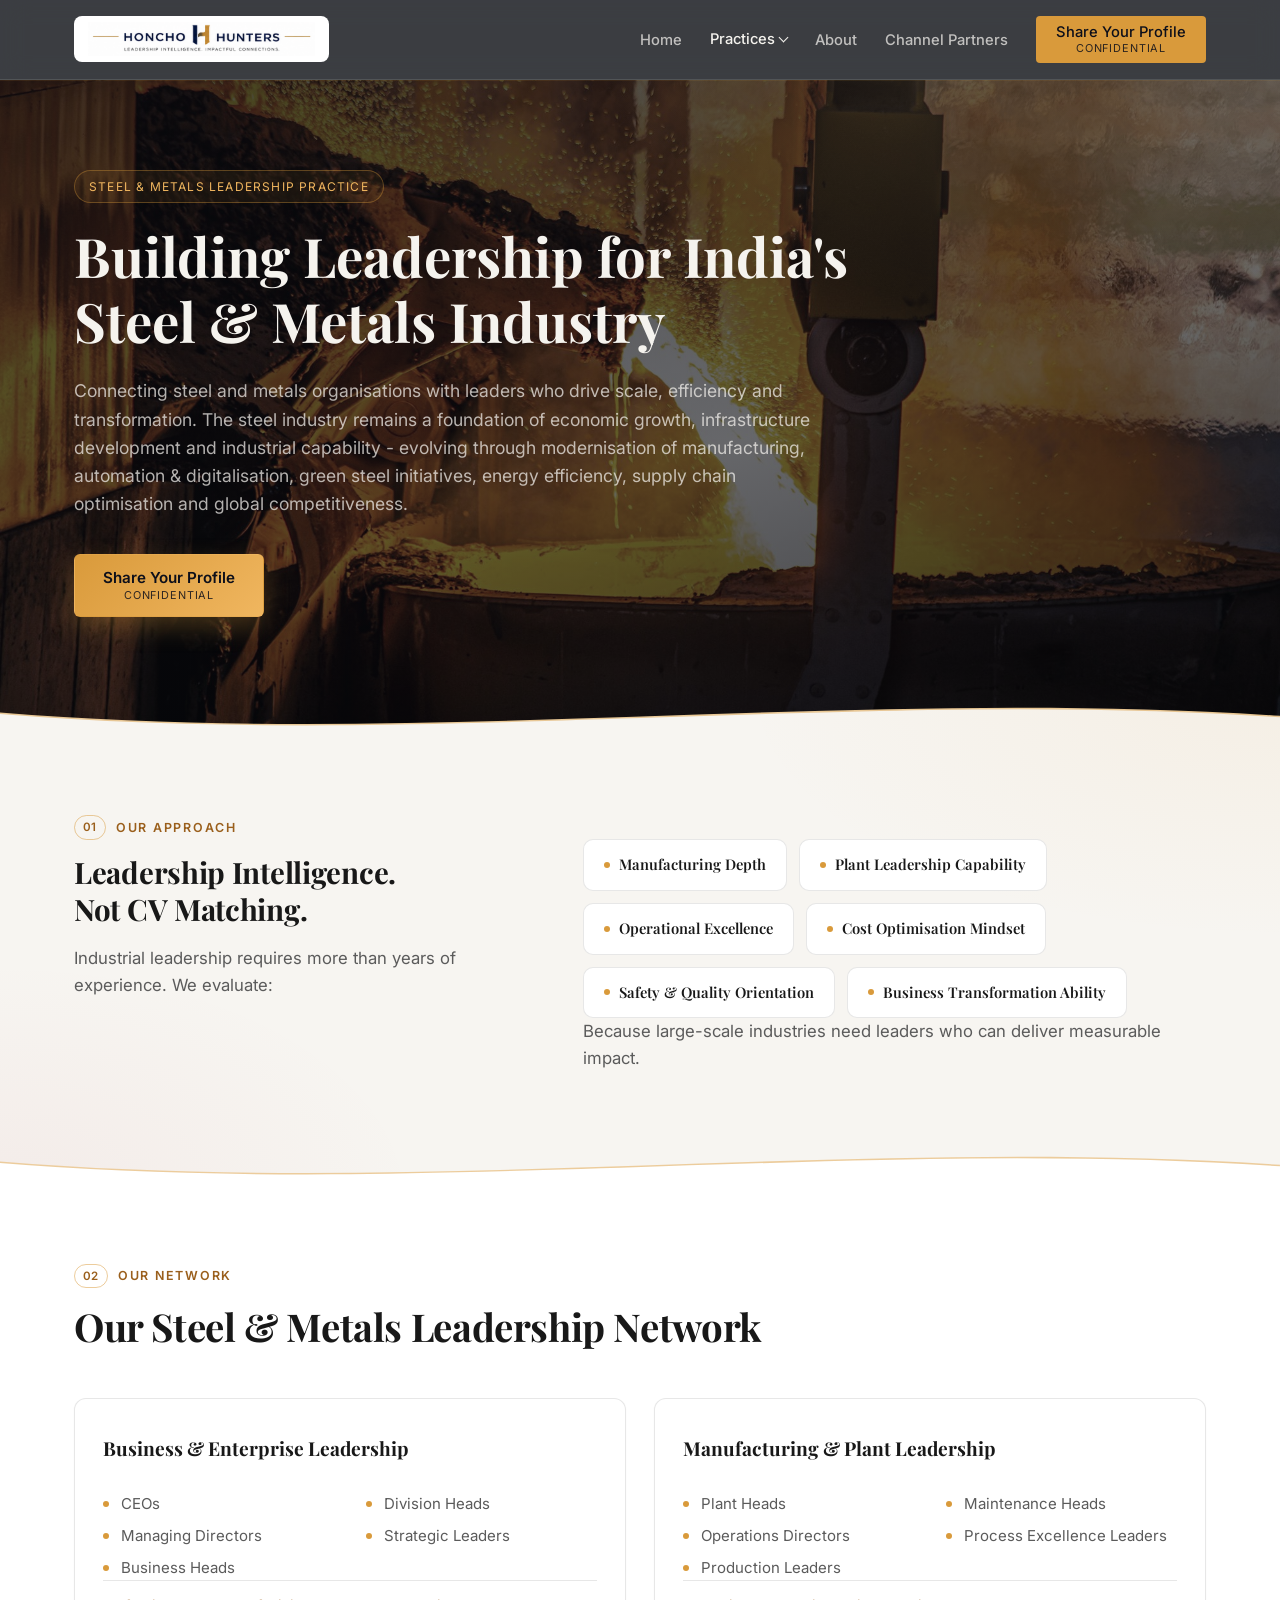
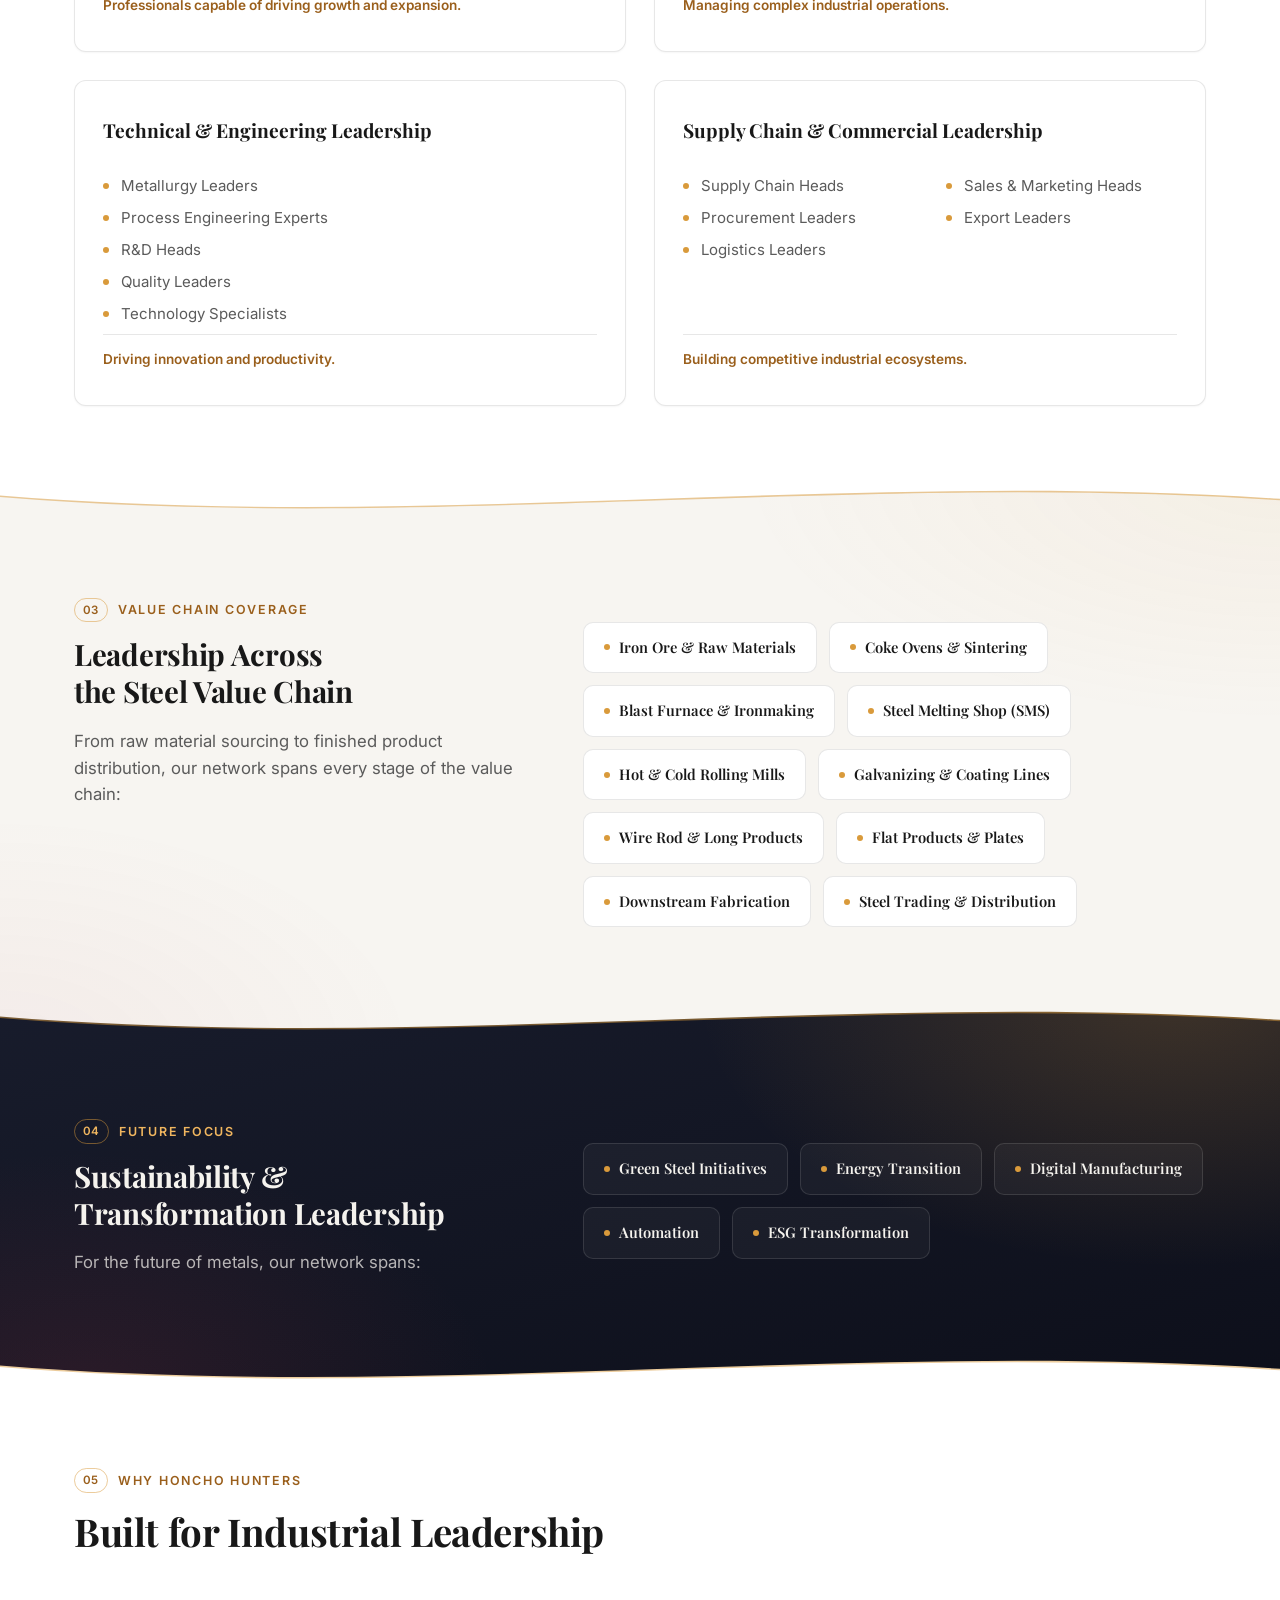
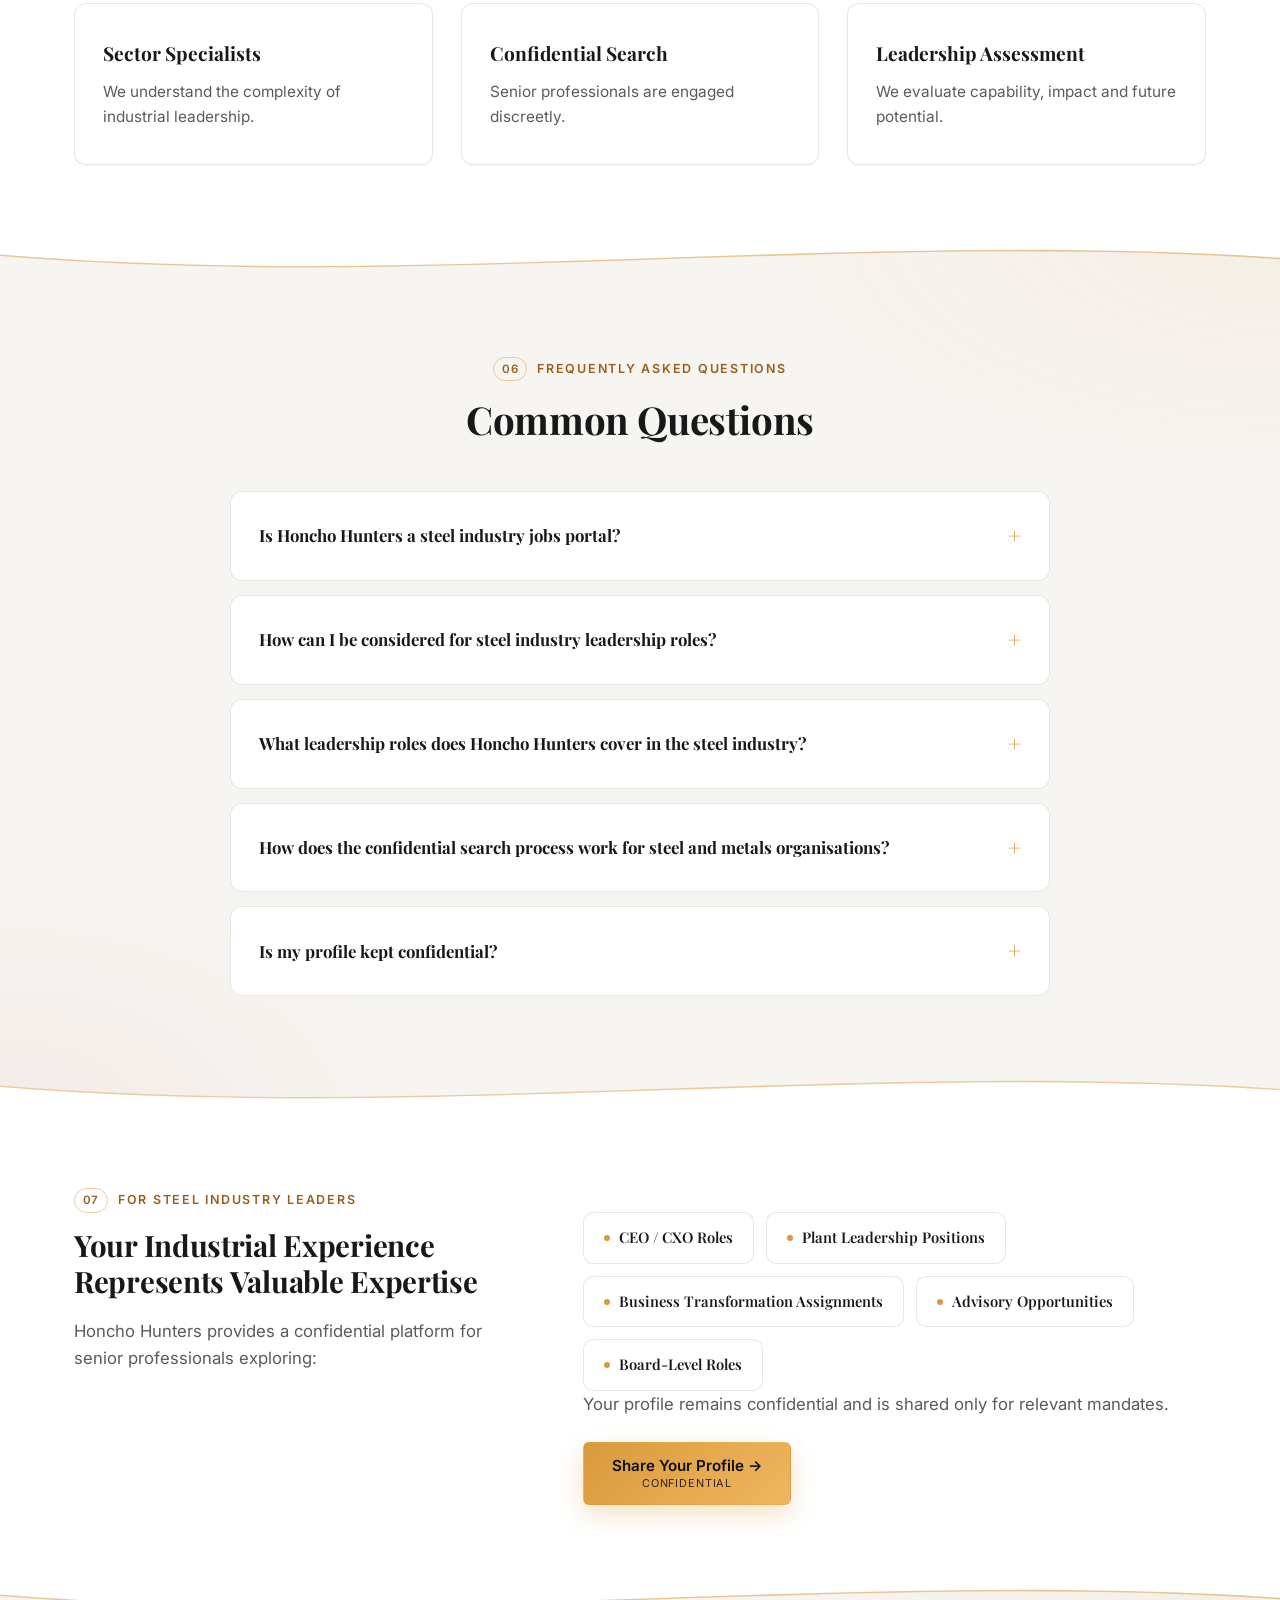
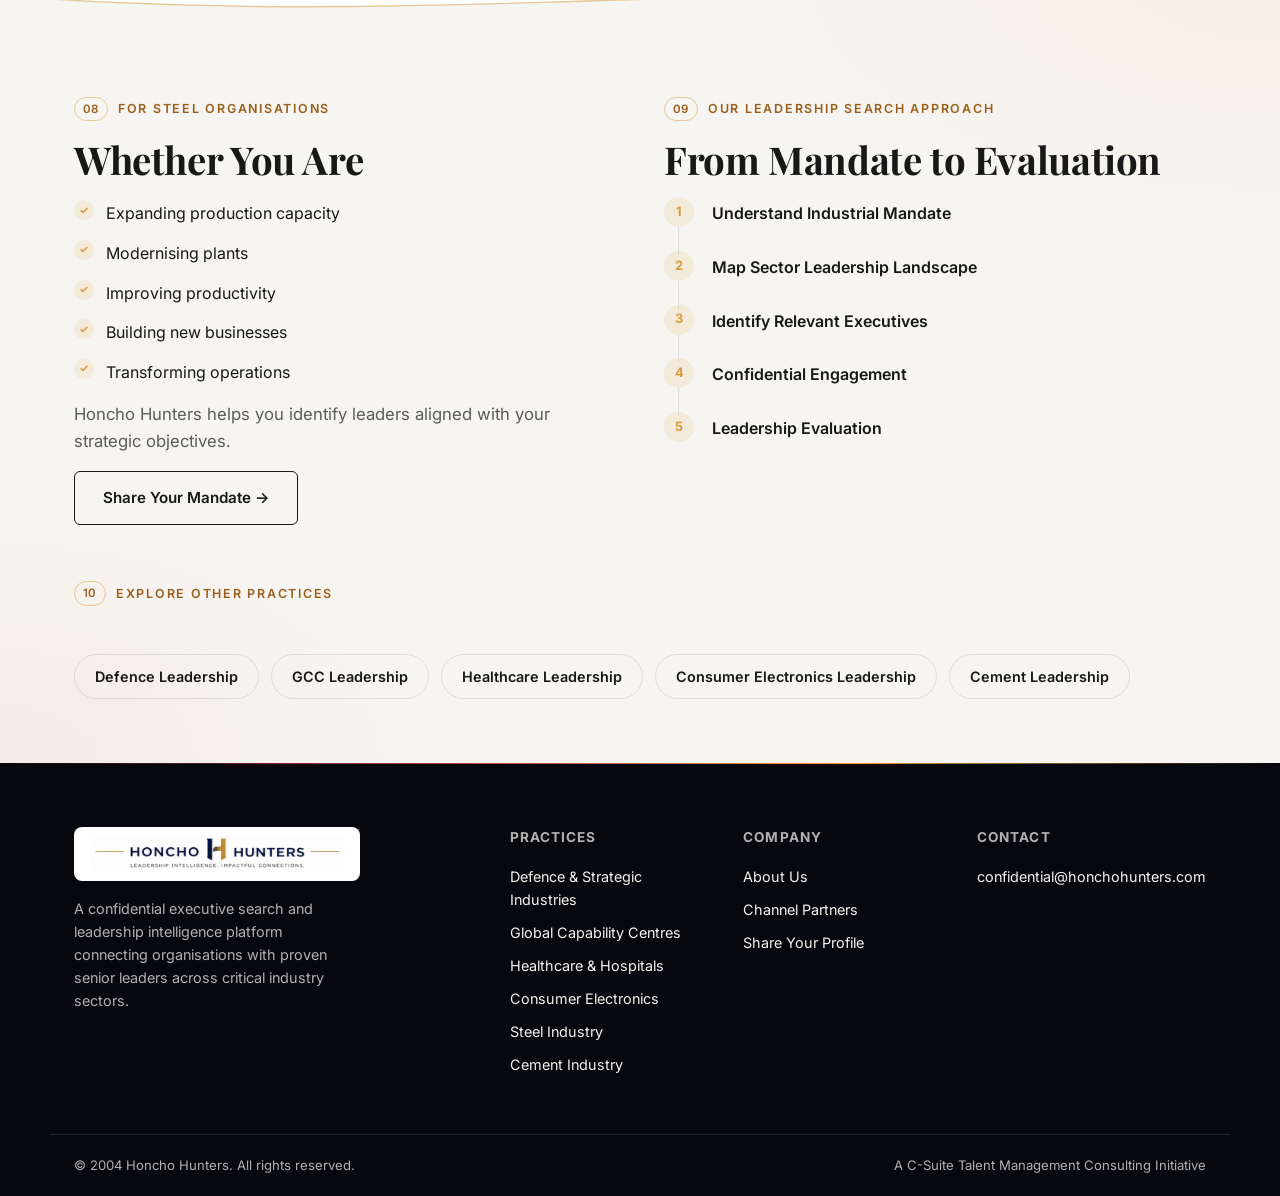
<file: steel/index.html>
<!DOCTYPE html>
<html lang="en">
<head>
  <meta charset="UTF-8" />
  <meta name="viewport" content="width=device-width, initial-scale=1.0" />
  <link rel="icon" type="image/png" href="/assets/images/favicon.png" />

  <title>Steel & Metals Leadership Practice | Honcho Hunters</title>
  <meta name="description" content="Honcho Hunters connects steel and metals organisations with leaders who drive scale, efficiency and transformation in manufacturing." />
  <meta name="robots" content="index, follow" />
  <link rel="canonical" href="https://honchohunters.com/steel/" />

  <meta property="og:type" content="website" />
  <meta property="og:site_name" content="Honcho Hunters" />
  <meta property="og:title" content="Steel & Metals Leadership Practice | Honcho Hunters" />
  <meta property="og:description" content="Building leadership for India's industrial growth." />
  <meta property="og:url" content="https://honchohunters.com/steel/" />
  <meta property="og:image" content="https://honchohunters.com/assets/images/logo.png" />
  <meta property="og:locale" content="en_IN" />

  <meta name="twitter:card" content="summary_large_image" />
  <meta name="twitter:title" content="Steel & Metals Leadership Practice | Honcho Hunters" />
  <meta name="twitter:description" content="Building leadership for India's industrial growth." />
  <meta name="twitter:image" content="https://honchohunters.com/assets/images/logo.png" />

  <link rel="stylesheet" href="/assets/css/style.css" />
  <link rel="preconnect" href="https://fonts.googleapis.com" />
  <link rel="preconnect" href="https://fonts.gstatic.com" crossorigin />
  <link href="https://fonts.googleapis.com/css2?family=Inter:wght@400;500;600&family=Playfair+Display:wght@700&display=swap" rel="stylesheet" />
</head>
<body>

  <!-- NAV -->
  <nav class="nav" role="navigation" aria-label="Main navigation">
    <div class="nav__inner">
      <a class="nav__logo" href="/"><img src="/assets/images/logo.png" alt="Honcho Hunters - Leadership Intelligence. Impactful Connections." class="nav__logo-img" width="668" height="100" /></a>
      <ul class="nav__links">
        <li><a href="/">Home</a></li>
        <li class="nav__dropdown">
          <button type="button" class="nav__dropdown-toggle is-active" aria-haspopup="true" aria-expanded="false">Practices</button>
          <ul class="nav__dropdown-menu">
            <li><a href="/defence/">Defence &amp; Strategic Industries</a></li>
            <li><a href="/gcc/">Global Capability Centres</a></li>
            <li><a href="/healthcare/">Healthcare &amp; Hospitals</a></li>
            <li><a href="/consumer-electronics/">Consumer Electronics &amp; Technology</a></li>
            <li><a href="/steel/" class="is-active">Steel Industry</a></li>
            <li><a href="/cement/">Cement Industry</a></li>
          </ul>
        </li>
        <li><a href="/about/">About</a></li>
        <li><a href="/channel-partners/">Channel Partners</a></li>
        <li><a href="/engage/" class="nav__cta">Share Your Profile<span class="nav__cta-sub">Confidential</span></a></li>
      </ul>
      <button class="nav__hamburger" aria-label="Toggle menu" aria-expanded="false">
        <span></span><span></span><span></span>
      </button>
    </div>
  </nav>

  <main id="main">

  <!-- HERO -->
  <section class="hero hero--page hero--curve hero--overlay-light">
    <div class="hero__bg" style="background-image:url('/assets/images/steel-hero.jpg')"></div>
    <div class="container">
      <p class="page-tag">Steel &amp; Metals Leadership Practice</p>
      <h1 class="hero__title" style="margin:0 0 24px;">Building Leadership for India's Steel &amp; Metals Industry</h1>
      <p class="hero__subtitle" style="margin:0;">
        Connecting steel and metals organisations with leaders who drive scale, efficiency and transformation. The steel industry remains a foundation of economic growth, infrastructure development and industrial capability - evolving through modernisation of manufacturing, automation &amp; digitalisation, green steel initiatives, energy efficiency, supply chain optimisation and global competitiveness.
      </p>
      <div class="hero__actions" style="justify-content:flex-start;margin-top:36px;">
        <a href="/engage/?vertical=steel" class="btn btn--primary btn--stacked">Share Your Profile<span class="btn__sub">Confidential</span></a>
      </div>
    </div>
    <span class="divider divider--page-curve"><svg viewBox="0 0 1440 100" preserveAspectRatio="none"><path d="M0,40 C480,95 960,0 1440,45 L1440,100 L0,100 Z"></path></svg></span>
  </section>

  <!-- LEADERSHIP INTELLIGENCE -->
  <section class="section section--light">
    <div class="container">
      <div class="section__header center">
        <p class="section-label">Our Approach</p>
        <h2 class="section-title">Leadership Intelligence. Not CV Matching.</h2>
        <p class="section-body">Industrial leadership requires more than years of experience. We evaluate:</p>
      </div>
      <ul class="tag-cloud">
        <li class="tag-chip">Manufacturing Depth</li>
        <li class="tag-chip">Plant Leadership Capability</li>
        <li class="tag-chip">Operational Excellence</li>
        <li class="tag-chip">Cost Optimisation Mindset</li>
        <li class="tag-chip">Safety &amp; Quality Orientation</li>
        <li class="tag-chip">Business Transformation Ability</li>
      </ul>
      <p class="section-body" style="margin:28px auto 0;text-align:center;">Because large-scale industries need leaders who can deliver measurable impact.</p>
    </div>
  </section>

  <span class="divider divider--light-to-card"><svg viewBox="0 0 1440 100" preserveAspectRatio="none"><path d="M0,40 C480,95 960,0 1440,45 L1440,100 L0,100 Z"></path></svg></span>

  <!-- NETWORK -->
  <section class="section section--card">
    <div class="container">
      <div class="section__header center">
        <p class="section-label">Our Network</p>
        <h2 class="section-title">Our Steel &amp; Metals Leadership Network</h2>
      </div>
      <div class="grid grid--cols-2">
        <div class="card">
          <p class="card__title">Business &amp; Enterprise Leadership</p>
          <ul class="card__list">
            <li>CEOs</li>
            <li>Managing Directors</li>
            <li>Business Heads</li>
            <li>Division Heads</li>
            <li>Strategic Leaders</li>
          </ul>
          <p class="card__focus">Professionals capable of driving growth and expansion.</p>
        </div>
        <div class="card">
          <p class="card__title">Manufacturing &amp; Plant Leadership</p>
          <ul class="card__list">
            <li>Plant Heads</li>
            <li>Operations Directors</li>
            <li>Production Leaders</li>
            <li>Maintenance Heads</li>
            <li>Process Excellence Leaders</li>
          </ul>
          <p class="card__focus">Managing complex industrial operations.</p>
        </div>
        <div class="card">
          <p class="card__title">Technical &amp; Engineering Leadership</p>
          <ul class="card__list">
            <li>Metallurgy Leaders</li>
            <li>Process Engineering Experts</li>
            <li>R&amp;D Heads</li>
            <li>Quality Leaders</li>
            <li>Technology Specialists</li>
          </ul>
          <p class="card__focus">Driving innovation and productivity.</p>
        </div>
        <div class="card">
          <p class="card__title">Supply Chain &amp; Commercial Leadership</p>
          <ul class="card__list">
            <li>Supply Chain Heads</li>
            <li>Procurement Leaders</li>
            <li>Logistics Leaders</li>
            <li>Sales &amp; Marketing Heads</li>
            <li>Export Leaders</li>
          </ul>
          <p class="card__focus">Building competitive industrial ecosystems.</p>
        </div>
      </div>
    </div>
  </section>

  <span class="divider divider--card-to-light"><svg viewBox="0 0 1440 100" preserveAspectRatio="none"><path d="M0,40 C480,95 960,0 1440,45 L1440,100 L0,100 Z"></path></svg></span>

  <!-- VALUE CHAIN -->
  <section class="section section--light">
    <div class="container">
      <div class="section__header center">
        <p class="section-label">Value Chain Coverage</p>
        <h2 class="section-title">Leadership Across the Steel Value Chain</h2>
        <p class="section-body" style="margin:0 auto;">From raw material sourcing to finished product distribution, our network spans every stage of the value chain:</p>
      </div>
      <ul class="tag-cloud">
        <li class="tag-chip">Iron Ore &amp; Raw Materials</li>
        <li class="tag-chip">Coke Ovens &amp; Sintering</li>
        <li class="tag-chip">Blast Furnace &amp; Ironmaking</li>
        <li class="tag-chip">Steel Melting Shop (SMS)</li>
        <li class="tag-chip">Hot &amp; Cold Rolling Mills</li>
        <li class="tag-chip">Galvanizing &amp; Coating Lines</li>
        <li class="tag-chip">Wire Rod &amp; Long Products</li>
        <li class="tag-chip">Flat Products &amp; Plates</li>
        <li class="tag-chip">Downstream Fabrication</li>
        <li class="tag-chip">Steel Trading &amp; Distribution</li>
      </ul>
    </div>
  </section>

  <span class="divider divider--light-to-dark"><svg viewBox="0 0 1440 100" preserveAspectRatio="none"><path d="M0,40 C480,95 960,0 1440,45 L1440,100 L0,100 Z"></path></svg></span>

  <!-- SUSTAINABILITY -->
  <section class="section section--dark color_dark">
    <div class="container">
      <div class="section__header center">
        <p class="section-label">Future Focus</p>
        <h2 class="section-title">Sustainability &amp; Transformation Leadership</h2>
        <p class="section-body" style="margin:0 auto;">For the future of metals, our network spans:</p>
      </div>
      <ul class="tag-cloud">
        <li class="tag-chip">Green Steel Initiatives</li>
        <li class="tag-chip">Energy Transition</li>
        <li class="tag-chip">Digital Manufacturing</li>
        <li class="tag-chip">Automation</li>
        <li class="tag-chip">ESG Transformation</li>
      </ul>
    </div>
  </section>

  <span class="divider divider--dark-to-card"><svg viewBox="0 0 1440 100" preserveAspectRatio="none"><path d="M0,40 C480,95 960,0 1440,45 L1440,100 L0,100 Z"></path></svg></span>

  <!-- WHY -->
  <section class="section section--card">
    <div class="container">
      <div class="section__header center">
        <p class="section-label">Why Honcho Hunters</p>
        <h2 class="section-title">Built for Industrial Leadership</h2>
      </div>
      <div class="grid grid--cols-3">
        <div class="card">
          <p class="card__title">Sector Specialists</p>
          <p class="card__body">We understand the complexity of industrial leadership.</p>
        </div>
        <div class="card">
          <p class="card__title">Confidential Search</p>
          <p class="card__body">Senior professionals are engaged discreetly.</p>
        </div>
        <div class="card">
          <p class="card__title">Leadership Assessment</p>
          <p class="card__body">We evaluate capability, impact and future potential.</p>
        </div>
      </div>
    </div>
  </section>

  <span class="divider divider--card-to-light"><svg viewBox="0 0 1440 100" preserveAspectRatio="none"><path d="M0,40 C480,95 960,0 1440,45 L1440,100 L0,100 Z"></path></svg></span>

  <!-- FAQ -->
  <section class="section section--light">
    <div class="container">
      <div class="section__header center">
        <p class="section-label">Frequently Asked Questions</p>
        <h2 class="section-title">Common Questions</h2>
      </div>
      <div class="faq-list">
        <details class="faq-item" name="faq">
          <summary>Is Honcho Hunters a steel industry jobs portal?</summary>
          <p>No. Honcho Hunters is a confidential executive search and leadership intelligence platform, not a public job board. We do not list open positions or publish candidate profiles. Organisations share specific leadership mandates, and we identify and introduce relevant leaders directly.</p>
        </details>
        <details class="faq-item" name="faq">
          <summary>How can I be considered for steel industry leadership roles?</summary>
          <p>Senior professionals can confidentially share their profile at honchohunters.com/engage/. Profiles are shared only against relevant mandates for CEO/CXO, plant leadership, business transformation and board-level roles.</p>
        </details>
        <details class="faq-item" name="faq">
          <summary>What leadership roles does Honcho Hunters cover in the steel industry?</summary>
          <p>Our practice covers leaders driving scale, efficiency and transformation across manufacturing, technical and commercial leadership in steel and metals organisations.</p>
        </details>
        <details class="faq-item" name="faq">
          <summary>How does the confidential search process work for steel and metals organisations?</summary>
          <p>Organisations share a leadership mandate with Honcho Hunters. We map the relevant sector leadership landscape, identify relevant executives, confidentially engage them, conduct leadership evaluation, and make an introduction.</p>
        </details>
        <details class="faq-item" name="faq">
          <summary>Is my profile kept confidential?</summary>
          <p>Yes. Honcho Hunters does not operate as a public CV marketplace. Profiles are handled discreetly and shared only with directly relevant organisations.</p>
        </details>
      </div>
    </div>
  </section>

  <span class="divider divider--light-to-card"><svg viewBox="0 0 1440 100" preserveAspectRatio="none"><path d="M0,40 C480,95 960,0 1440,45 L1440,100 L0,100 Z"></path></svg></span>

  <!-- FOR PROFESSIONALS -->
  <section class="section section--card">
    <div class="container">
      <div class="section__header center">
        <p class="section-label">For Steel Industry Leaders</p>
        <h2 class="section-title">Your Industrial Experience Represents Valuable Expertise</h2>
        <p class="section-body" style="margin:0 auto;">Honcho Hunters provides a confidential platform for senior professionals exploring:</p>
      </div>
      <ul class="tag-cloud">
        <li class="tag-chip">CEO / CXO Roles</li>
        <li class="tag-chip">Plant Leadership Positions</li>
        <li class="tag-chip">Business Transformation Assignments</li>
        <li class="tag-chip">Advisory Opportunities</li>
        <li class="tag-chip">Board-Level Roles</li>
      </ul>
      <p class="section-body" style="margin:28px auto 0;text-align:center;">Your profile remains confidential and is shared only for relevant mandates.</p>
      <div style="text-align:center;margin-top:24px;">
        <a href="/engage/?vertical=steel" class="btn btn--primary btn--stacked">Share Your Profile →<span class="btn__sub">Confidential</span></a>
      </div>
    </div>
  </section>

  <span class="divider divider--card-to-light"><svg viewBox="0 0 1440 100" preserveAspectRatio="none"><path d="M0,40 C480,95 960,0 1440,45 L1440,100 L0,100 Z"></path></svg></span>

  <!-- FOR ORGANISATIONS / PROCESS -->
  <section class="section section--light">
    <div class="container">
      <div class="grid" style="grid-template-columns:1fr 1fr;gap:48px;">
        <div>
          <p class="section-label">For Steel Organisations</p>
          <h2 class="section-title">Whether You Are</h2>
          <ul class="checklist">
            <li>Expanding production capacity</li>
            <li>Modernising plants</li>
            <li>Improving productivity</li>
            <li>Building new businesses</li>
            <li>Transforming operations</li>
          </ul>
          <p class="section-body" style="margin-top:16px;">Honcho Hunters helps you identify leaders aligned with your strategic objectives.</p>
          <a href="mailto:confidential@honchohunters.com" class="btn btn--outline" style="margin-top:16px;">Share Your Mandate →</a>
        </div>
        <div>
          <p class="section-label">Our Leadership Search Approach</p>
          <h2 class="section-title">From Mandate to Evaluation</h2>
          <ol class="process-steps">
            <li>Understand Industrial Mandate</li>
            <li>Map Sector Leadership Landscape</li>
            <li>Identify Relevant Executives</li>
            <li>Confidential Engagement</li>
            <li>Leadership Evaluation</li>
          </ol>
        </div>
      </div>
      <div class="section__header center" style="margin-top:56px;">
        <p class="section-label">Explore Other Practices</p>
      </div>
      <div class="related-practices">
        <a href="/defence/">Defence Leadership</a>
        <a href="/gcc/">GCC Leadership</a>
        <a href="/healthcare/">Healthcare Leadership</a>
        <a href="/consumer-electronics/">Consumer Electronics Leadership</a>
        <a href="/cement/">Cement Leadership</a>
      </div>
    </div>
  </section>

  </main>

  <!-- FOOTER -->
  <footer class="footer">
    <div class="footer__inner">
      <div class="footer__brand">
        <a class="nav__logo" href="/"><img src="/assets/images/logo.png" alt="Honcho Hunters - Leadership Intelligence. Impactful Connections." class="nav__logo-img" width="668" height="100" /></a>
        <p>A confidential executive search and leadership intelligence platform connecting organisations with proven senior leaders across critical industry sectors.</p>
      </div>
      <div class="footer__col">
        <h2>Practices</h2>
        <ul>
          <li><a href="/defence/">Defence &amp; Strategic Industries</a></li>
          <li><a href="/gcc/">Global Capability Centres</a></li>
          <li><a href="/healthcare/">Healthcare &amp; Hospitals</a></li>
          <li><a href="/consumer-electronics/">Consumer Electronics</a></li>
          <li><a href="/steel/">Steel Industry</a></li>
          <li><a href="/cement/">Cement Industry</a></li>
        </ul>
      </div>
      <div class="footer__col">
        <h2>Company</h2>
        <ul>
          <li><a href="/about/">About Us</a></li>
          <li><a href="/channel-partners/">Channel Partners</a></li>
          <li><a href="/engage/">Share Your Profile</a></li>
        </ul>
      </div>
      <div class="footer__col">
        <h2>Contact</h2>
        <ul>
          <li><a href="mailto:confidential@honchohunters.com">confidential@honchohunters.com</a></li>
        </ul>
      </div>
    </div>
    <div class="footer__bottom">
      <span>&copy; 2004 Honcho Hunters. All rights reserved.</span>
      <span>A C-Suite Talent Management Consulting Initiative</span>
    </div>
  </footer>

  <script src="/assets/js/main.js"></script>

  <script type="application/ld+json">
  {
    "@context": "https://schema.org",
    "@type": "BreadcrumbList",
    "itemListElement": [
      { "@type": "ListItem", "position": 1, "name": "Home", "item": "https://honchohunters.com/" },
      { "@type": "ListItem", "position": 2, "name": "Steel Industry", "item": "https://honchohunters.com/steel/" }
    ]
  }
  </script>
  <script type="application/ld+json">
  {
    "@context": "https://schema.org",
    "@type": "Service",
    "serviceType": "Steel & Metals Executive Search and Leadership Intelligence",
    "provider": { "@id": "https://honchohunters.com/#organization" },
    "areaServed": { "@type": "Country", "name": "India" },
    "audience": {
      "@type": "Audience",
      "audienceType": "Senior steel and metals executives; steel and metals organisations with leadership mandates"
    },
    "description": "Confidential executive search connecting steel and metals organisations with CEOs, plant heads, technical and commercial leaders who drive scale, efficiency and transformation."
  }
  </script>
  <script type="application/ld+json">
  {
  "@context": "https://schema.org",
  "@type": "FAQPage",
  "mainEntity": [
    {
      "@type": "Question",
      "name": "Is Honcho Hunters a steel industry jobs portal?",
      "acceptedAnswer": {
        "@type": "Answer",
        "text": "No. Honcho Hunters is a confidential executive search and leadership intelligence platform, not a public job board. We do not list open positions or publish candidate profiles. Organisations share specific leadership mandates, and we identify and introduce relevant leaders directly."
      }
    },
    {
      "@type": "Question",
      "name": "How can I be considered for steel industry leadership roles?",
      "acceptedAnswer": {
        "@type": "Answer",
        "text": "Senior professionals can confidentially share their profile at honchohunters.com/engage/. Profiles are shared only against relevant mandates for CEO/CXO, plant leadership, business transformation and board-level roles."
      }
    },
    {
      "@type": "Question",
      "name": "What leadership roles does Honcho Hunters cover in the steel industry?",
      "acceptedAnswer": {
        "@type": "Answer",
        "text": "Our practice covers leaders driving scale, efficiency and transformation across manufacturing, technical and commercial leadership in steel and metals organisations."
      }
    },
    {
      "@type": "Question",
      "name": "How does the confidential search process work for steel and metals organisations?",
      "acceptedAnswer": {
        "@type": "Answer",
        "text": "Organisations share a leadership mandate with Honcho Hunters. We map the relevant sector leadership landscape, identify relevant executives, confidentially engage them, conduct leadership evaluation, and make an introduction."
      }
    },
    {
      "@type": "Question",
      "name": "Is my profile kept confidential?",
      "acceptedAnswer": {
        "@type": "Answer",
        "text": "Yes. Honcho Hunters does not operate as a public CV marketplace. Profiles are handled discreetly and shared only with directly relevant organisations."
      }
    }
  ]
}
  </script>
</body>
</html>
</file>
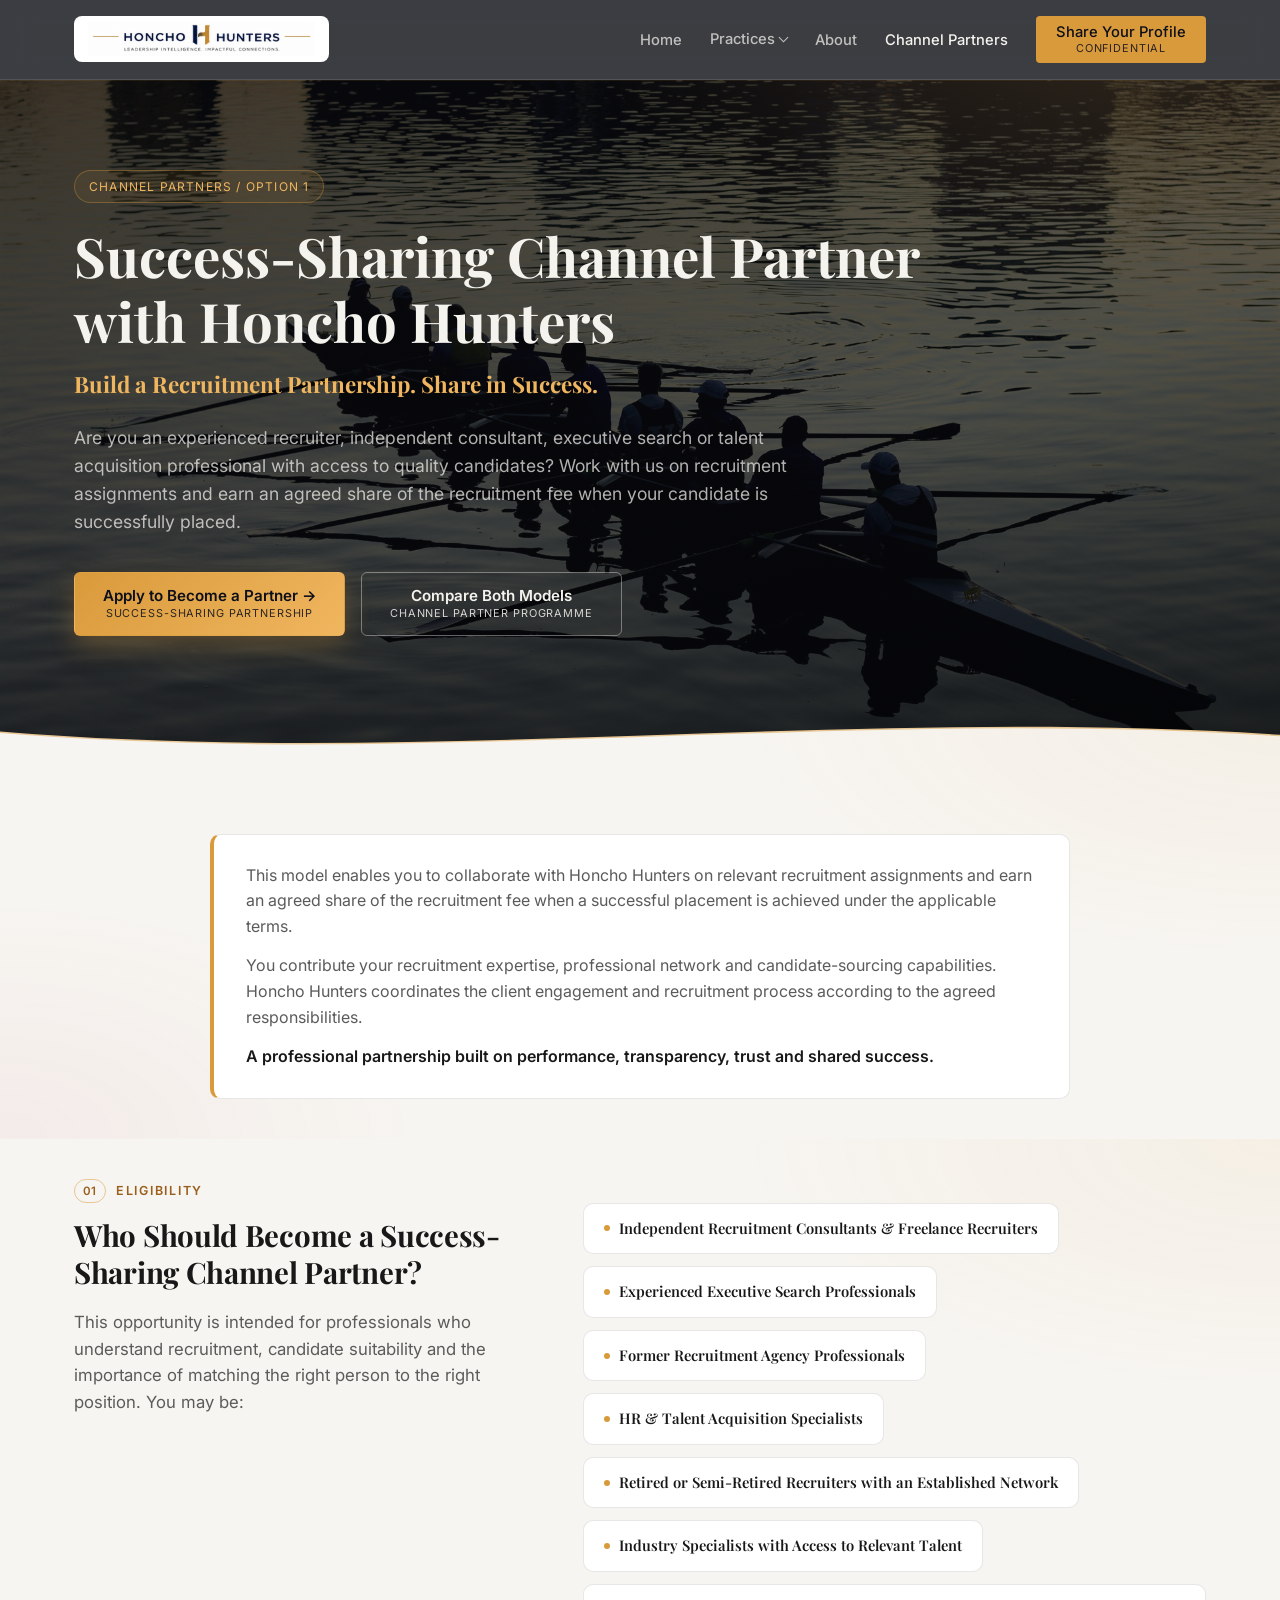
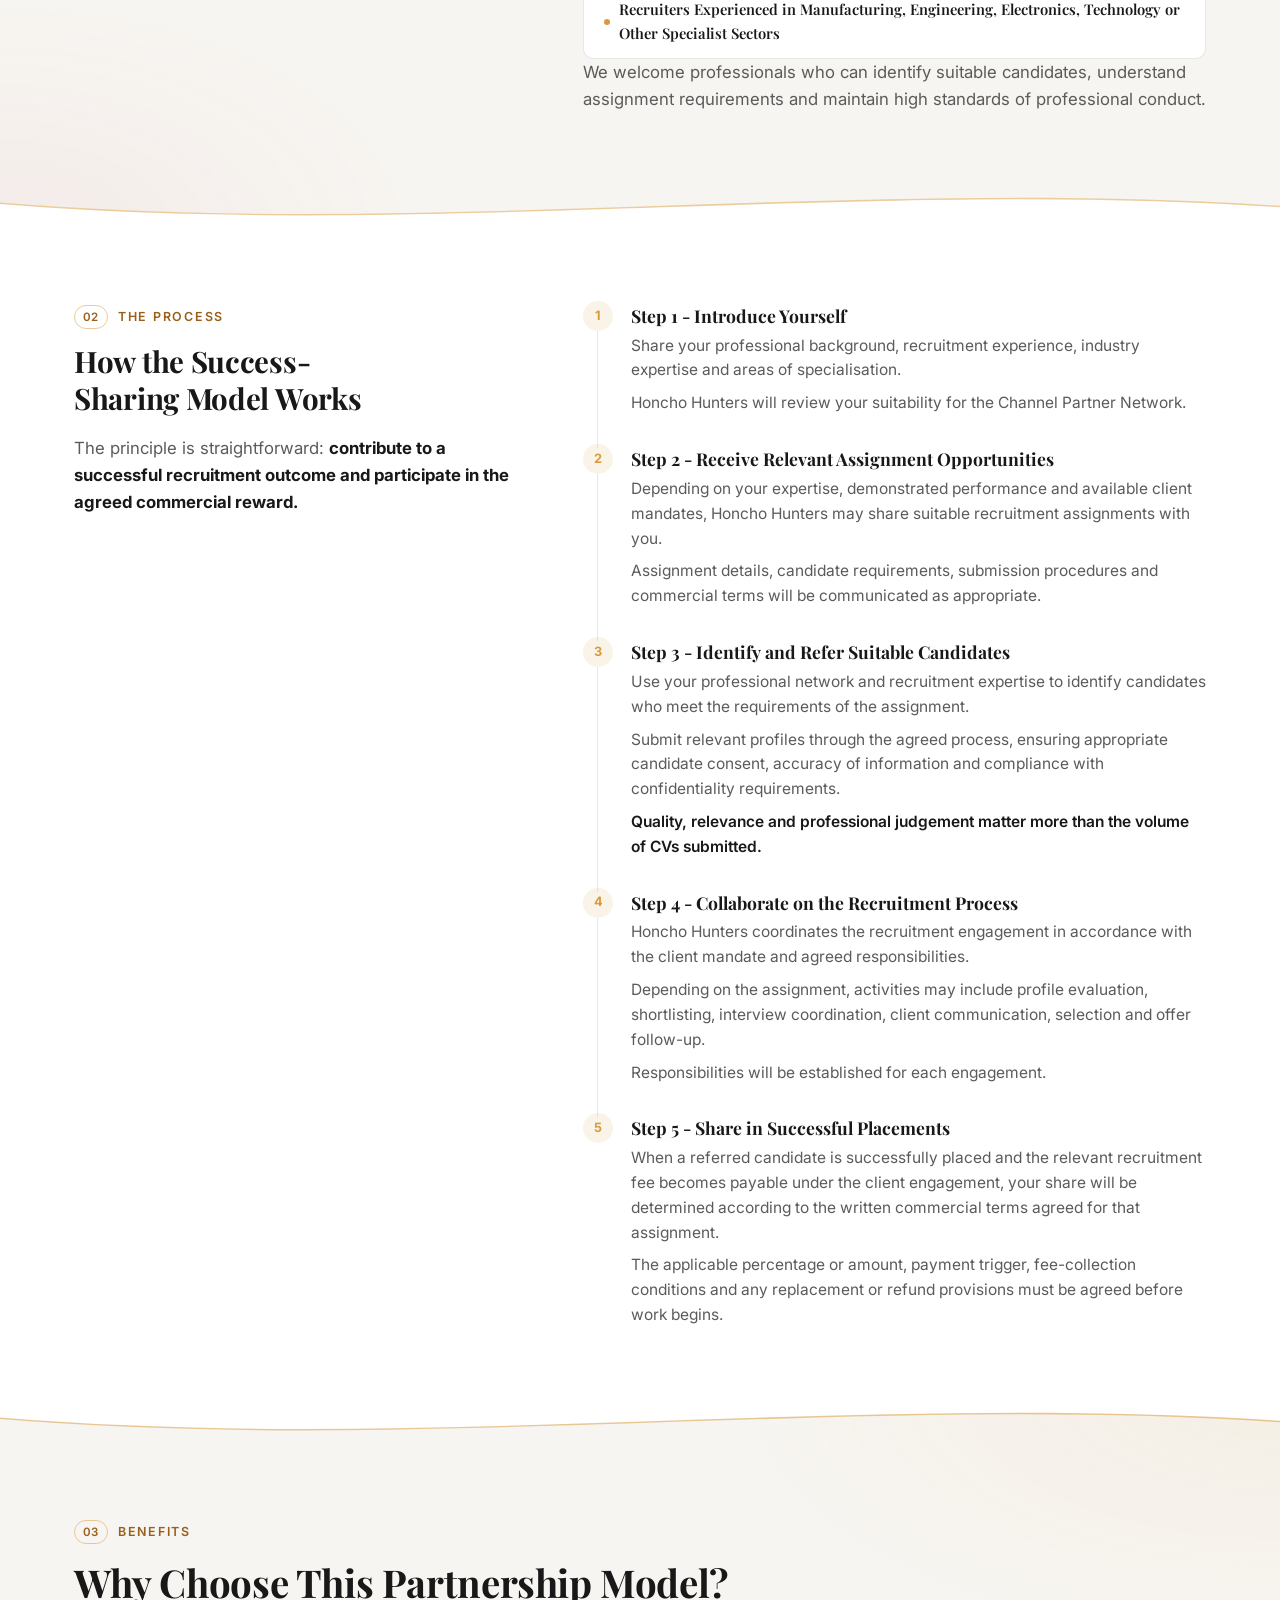
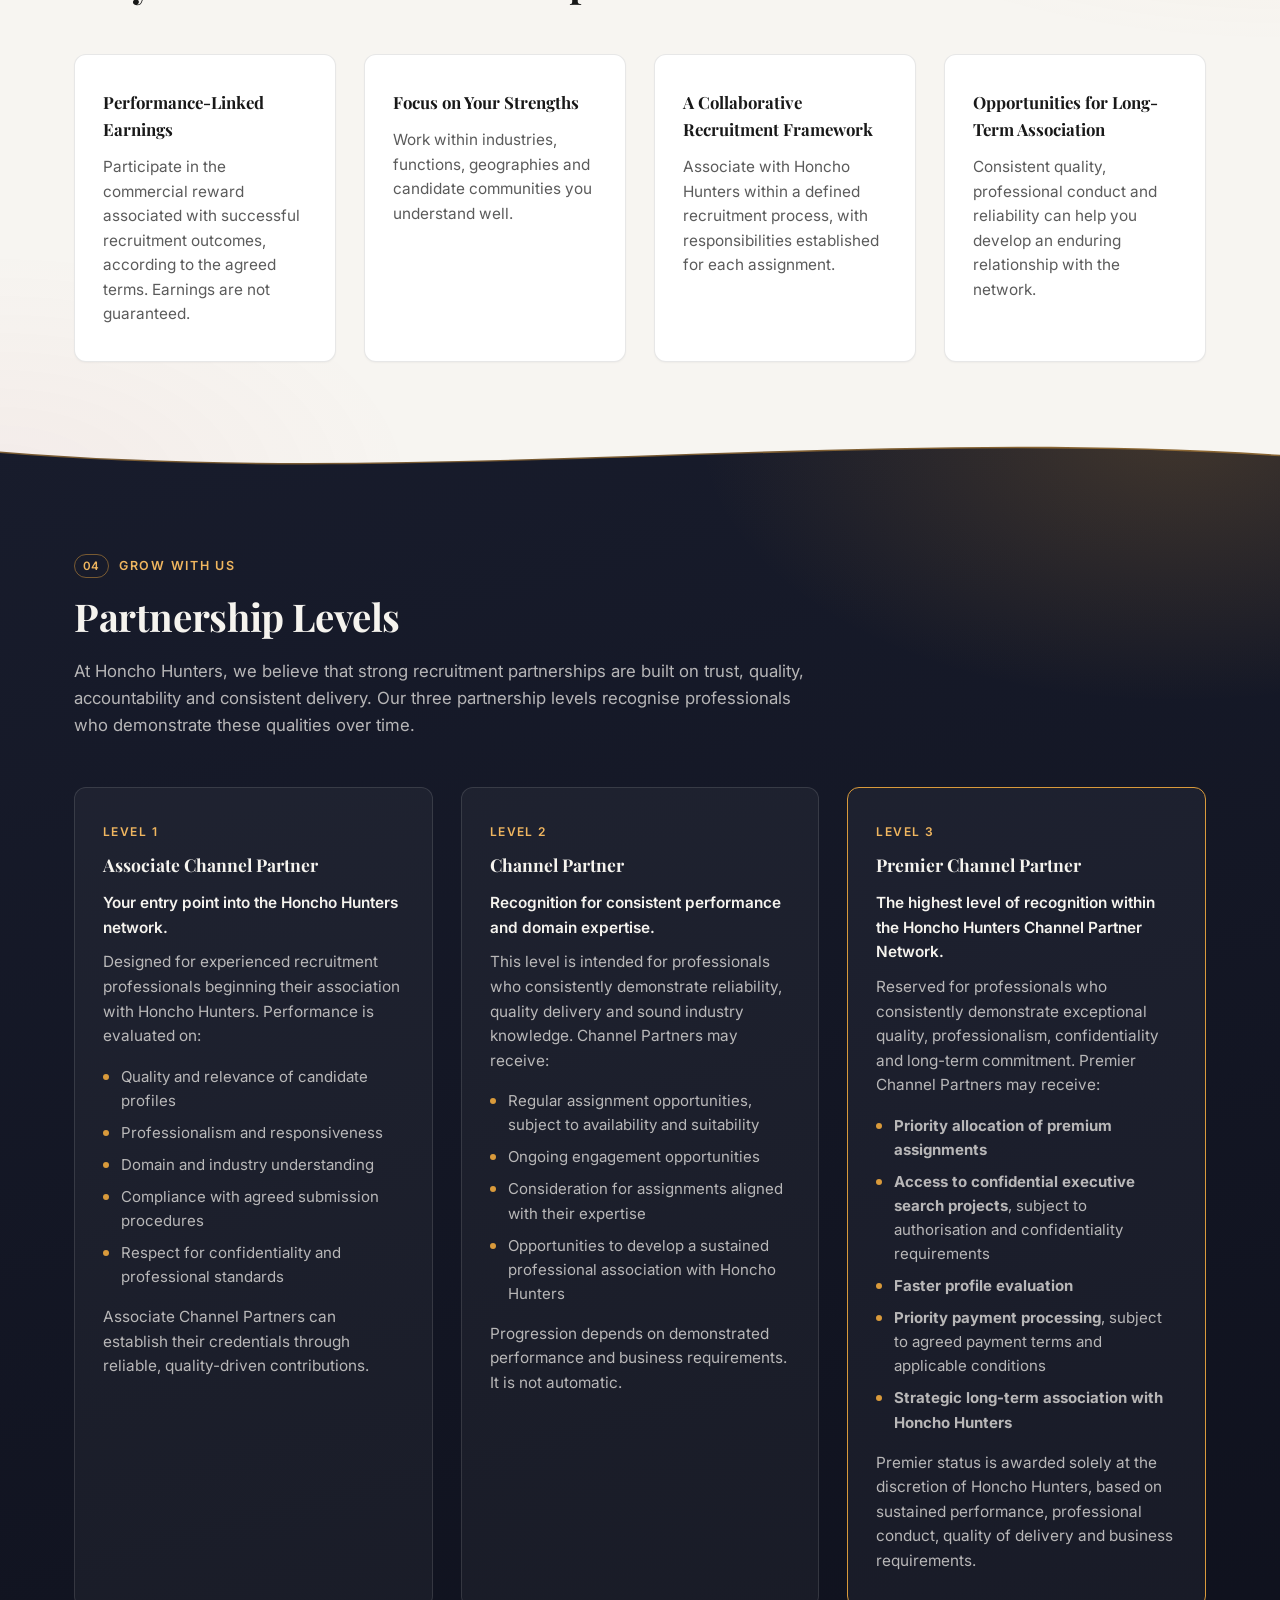
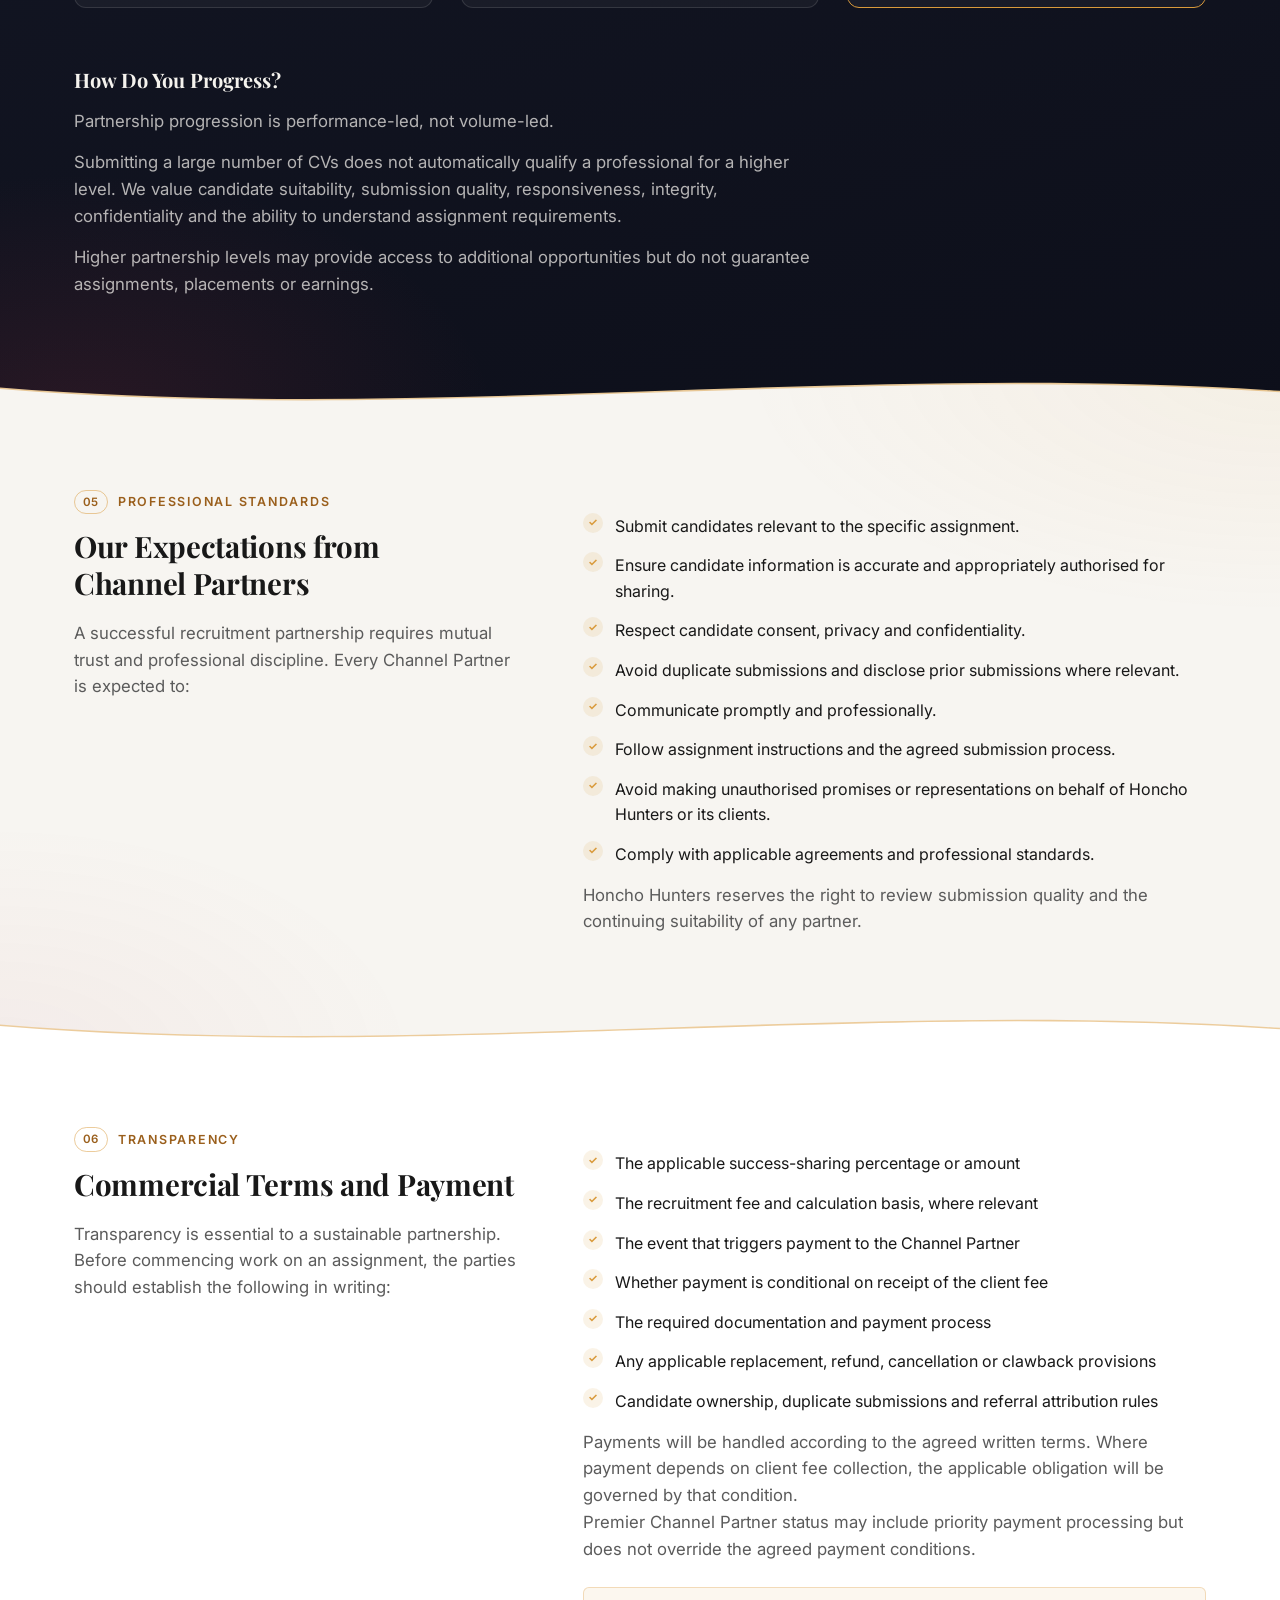
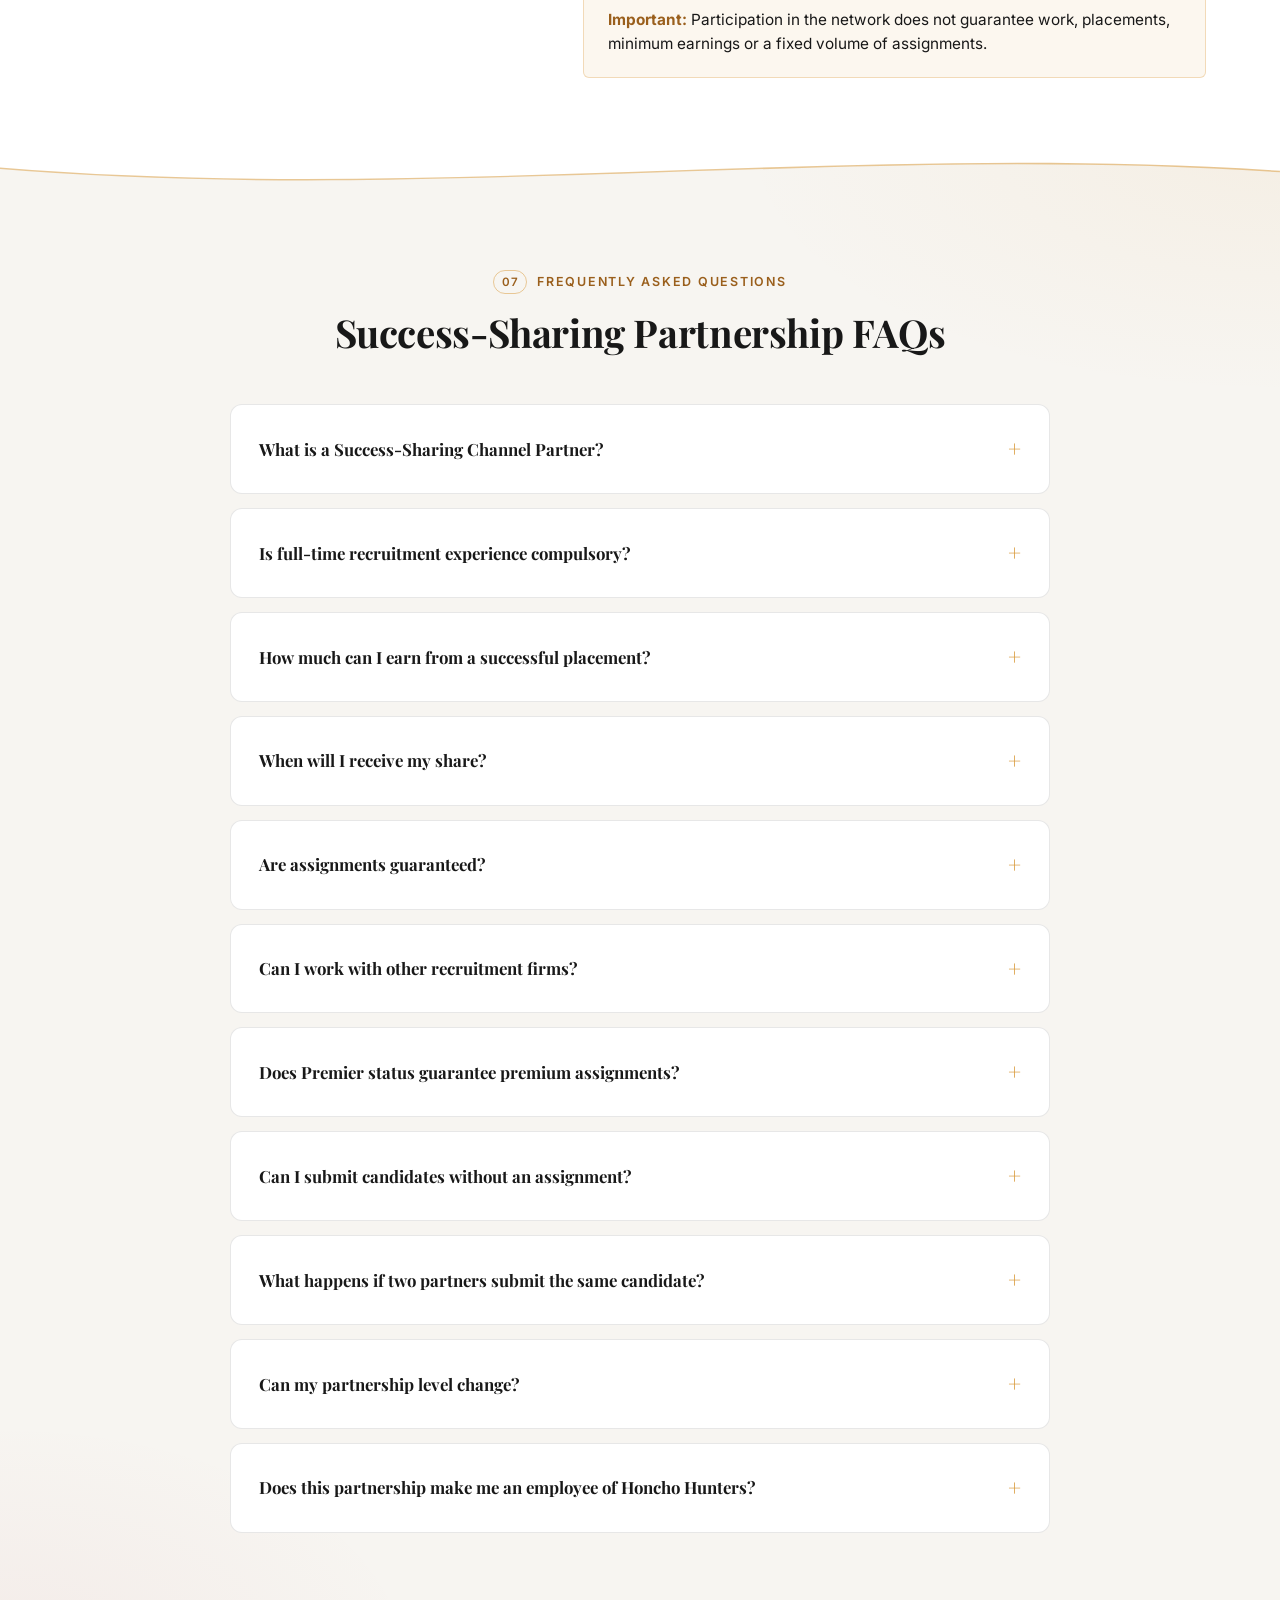
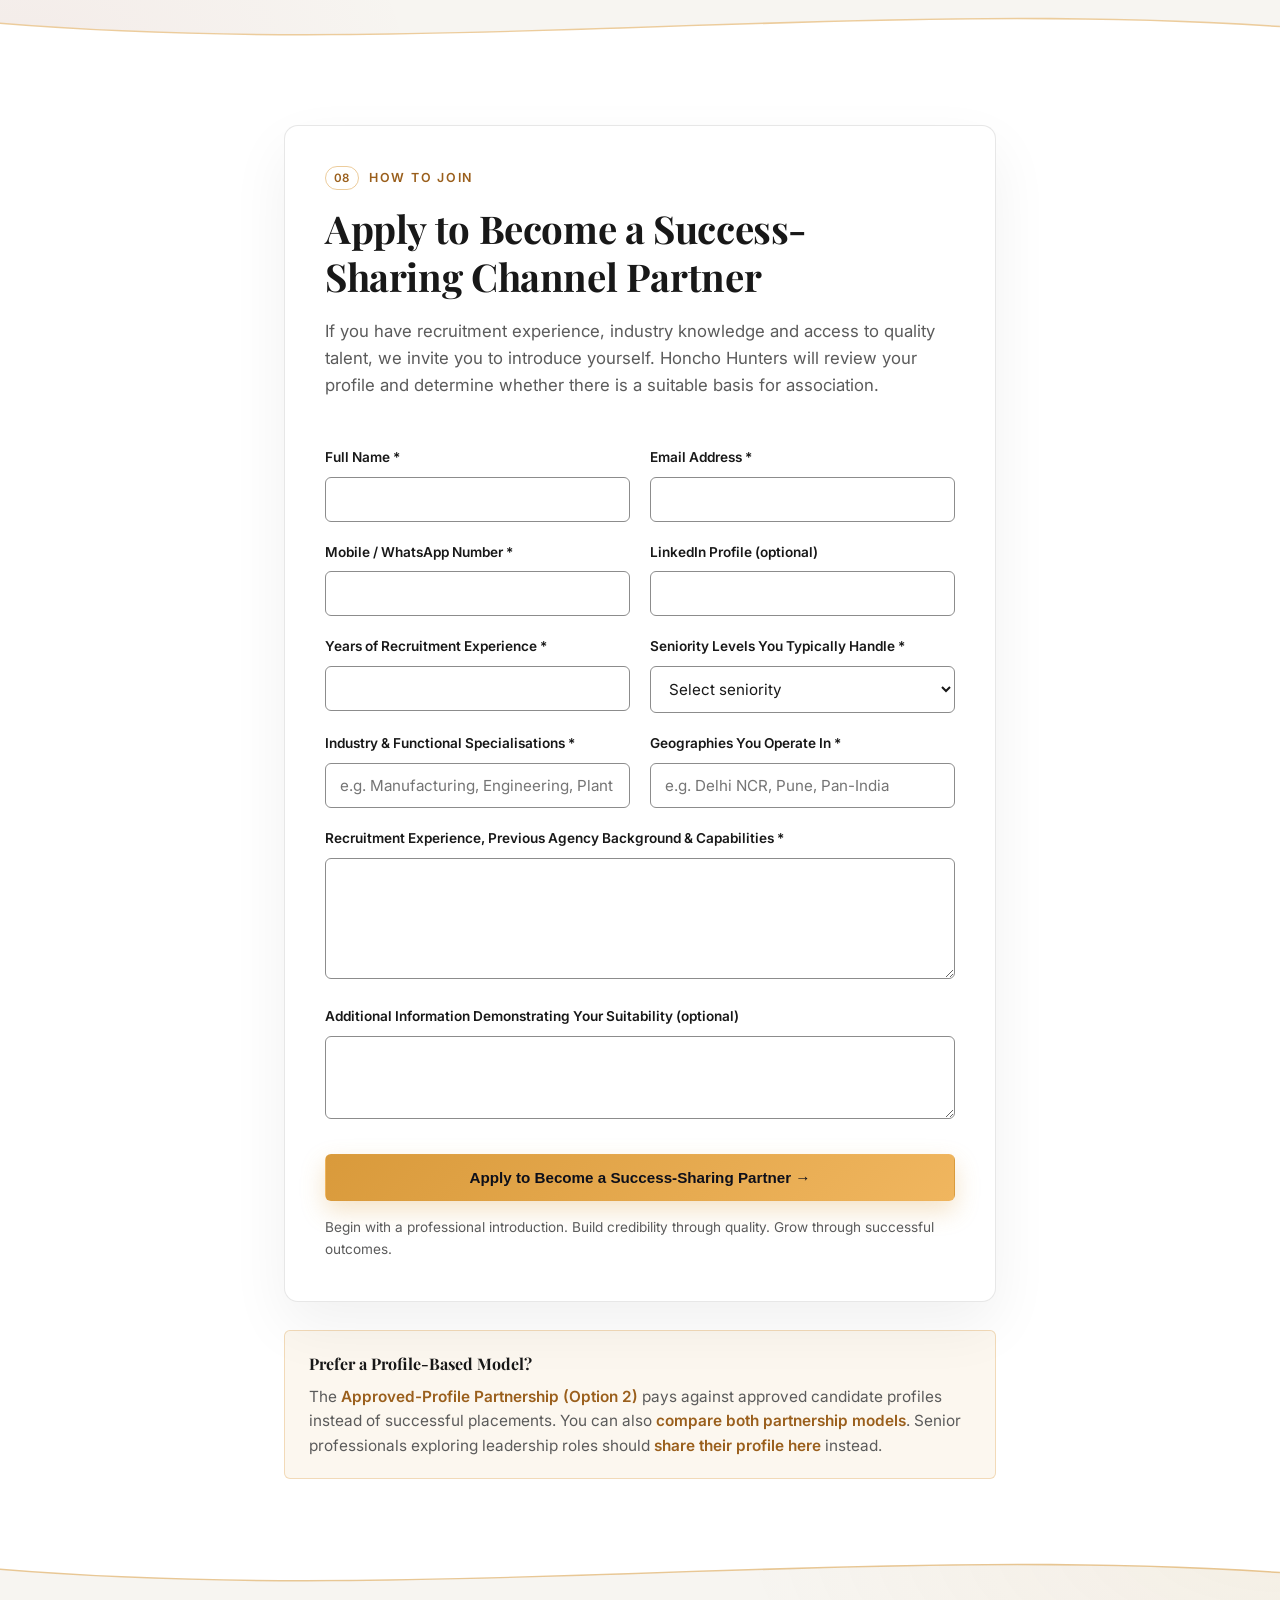
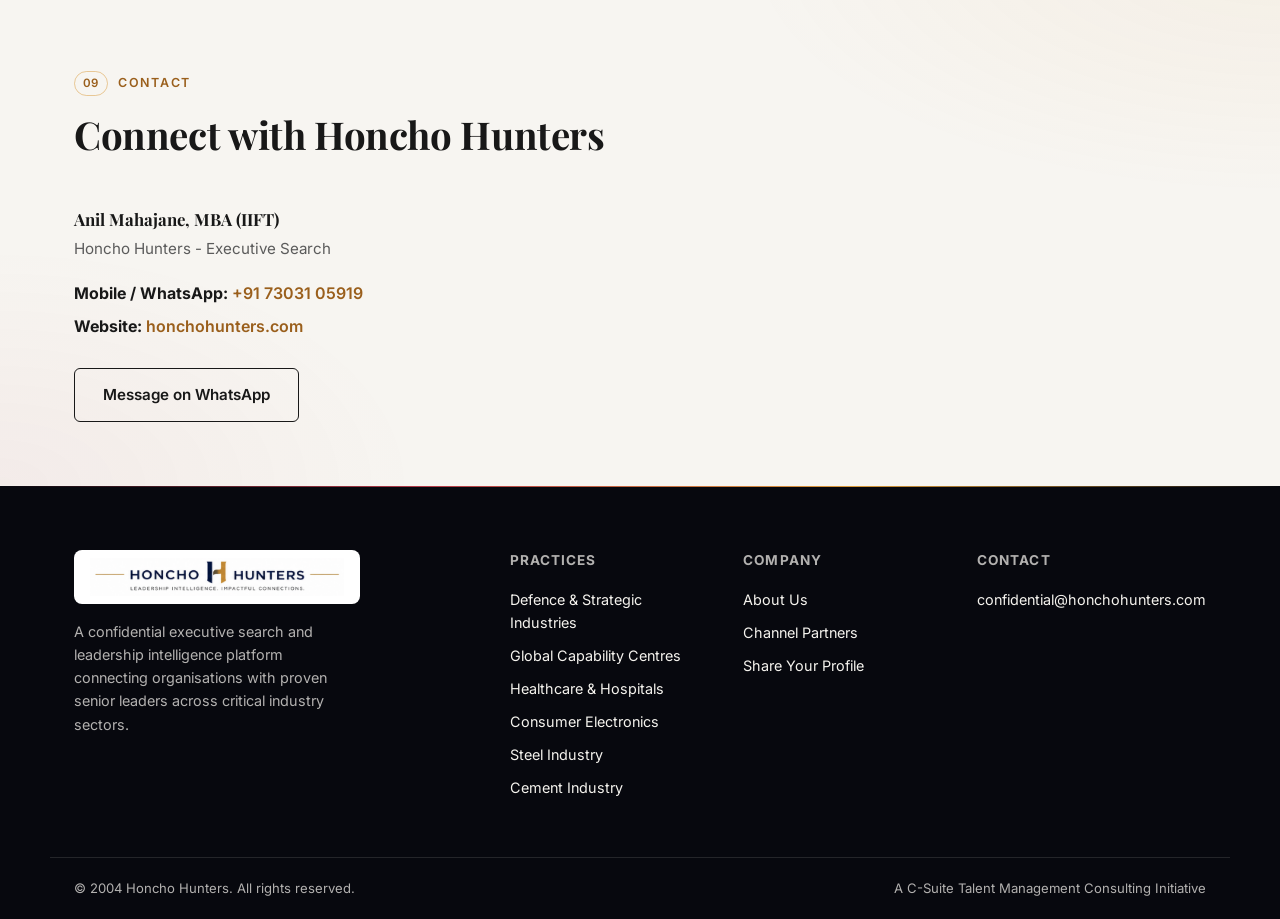
<file: channel-partners-01.html>
<!DOCTYPE html>
<html lang="en">
<head>
  <meta charset="UTF-8" />
  <meta name="viewport" content="width=device-width, initial-scale=1.0" />
  <link rel="icon" type="image/png" href="/assets/images/favicon.png" />

  <title>Success-Sharing Recruitment Partners | Honcho Hunters</title>
  <meta name="description" content="Become a success-sharing recruitment partner with Honcho Hunters. Collaborate on executive search assignments, earn through successful placements and grow your professional network." />
  <meta name="keywords" content="success-sharing recruitment partnership, recruitment channel partner, executive search partners, independent recruiter partnership, recruitment fee sharing, recruitment consultants in India" />
  <meta name="robots" content="index,follow,max-image-preview:large,max-snippet:-1,max-video-preview:-1" />
  <link rel="canonical" href="https://honchohunters.com/channel-partners-01" />

  <meta name="geo.region" content="IN-DL" />
  <meta name="geo.placename" content="Delhi NCR, India" />
  <meta name="geo.country" content="IN" />

  <meta property="og:type" content="website" />
  <meta property="og:site_name" content="Honcho Hunters" />
  <meta property="og:title" content="Success-Sharing Recruitment Partners | Honcho Hunters" />
  <meta property="og:description" content="Collaborate with Honcho Hunters on executive search assignments and earn an agreed share of the recruitment fee when a successful placement is achieved." />
  <meta property="og:url" content="https://honchohunters.com/channel-partners-01" />
  <meta property="og:image" content="https://honchohunters.com/assets/images/Channel_partner-hero.jpg" />
  <meta property="og:image:alt" content="Success-sharing and approved-profile recruitment partnership options" />
  <meta property="og:locale" content="en_IN" />

  <meta name="twitter:card" content="summary_large_image" />
  <meta name="twitter:title" content="Success-Sharing Recruitment Partners | Honcho Hunters" />
  <meta name="twitter:description" content="Collaborate on executive search assignments and share in the recruitment fee when a successful placement is achieved." />
  <meta name="twitter:image" content="https://honchohunters.com/assets/images/Channel_partner-hero.jpg" />

  <link rel="stylesheet" href="/assets/css/style.css" />
  <link rel="preconnect" href="https://fonts.googleapis.com" />
  <link rel="preconnect" href="https://fonts.gstatic.com" crossorigin />
  <link href="https://fonts.googleapis.com/css2?family=Inter:wght@400;500;600&family=Playfair+Display:wght@700&display=swap" rel="stylesheet" />
  <script>
    // Back from a form submit: hold the first paint until the thank-you message is in place
    if (/[?&]submitted=true/.test(location.search)) {
      document.documentElement.classList.add('form-submitted');
      setTimeout(function () { document.documentElement.classList.remove('form-submitted'); }, 2000);
    }
  </script>
</head>
<body>

  <!-- NAV -->
  <nav class="nav" role="navigation" aria-label="Main navigation">
    <div class="nav__inner">
      <a class="nav__logo" href="/"><img src="/assets/images/logo.png" alt="Honcho Hunters - Leadership Intelligence. Impactful Connections." class="nav__logo-img" width="668" height="100" /></a>
      <ul class="nav__links">
        <li><a href="/">Home</a></li>
        <li class="nav__dropdown">
          <button type="button" class="nav__dropdown-toggle" aria-haspopup="true" aria-expanded="false">Practices</button>
          <ul class="nav__dropdown-menu">
            <li><a href="/defence/">Defence &amp; Strategic Industries</a></li>
            <li><a href="/gcc/">Global Capability Centres</a></li>
            <li><a href="/healthcare/">Healthcare &amp; Hospitals</a></li>
            <li><a href="/consumer-electronics/">Consumer Electronics &amp; Technology</a></li>
            <li><a href="/steel/">Steel Industry</a></li>
            <li><a href="/cement/">Cement Industry</a></li>
          </ul>
        </li>
        <li><a href="/about/">About</a></li>
        <li><a href="/channel-partners/" class="is-active">Channel Partners</a></li>
        <li><a href="/engage/" class="nav__cta">Share Your Profile<span class="nav__cta-sub">Confidential</span></a></li>
      </ul>
      <button class="nav__hamburger" aria-label="Toggle menu" aria-expanded="false">
        <span></span><span></span><span></span>
      </button>
    </div>
  </nav>

  <main id="main">

  <!-- HERO -->
  <section class="hero hero--page hero--curve hero--overlay-light">
    <div class="hero__bg" role="img" aria-label="Honcho Hunters recruitment channel partner network in India" style="background-image:url('/assets/images/Channel_partner-hero.jpg')"></div>
    <div class="container">
      <p class="page-tag"><a href="/channel-partners/">Channel Partners</a> / Option 1</p>
      <h1 class="hero__title" style="margin:0 0 16px;">Success-Sharing Channel Partner with Honcho Hunters</h1>
      <p class="hero__tagline">Build a Recruitment Partnership. Share in Success.</p>
      <p class="hero__subtitle" style="margin:0;">
        Are you an experienced recruiter, independent consultant, executive search or talent acquisition professional with access to quality candidates? Work with us on recruitment assignments and earn an agreed share of the recruitment fee when your candidate is successfully placed.
      </p>
      <div class="hero__actions" style="justify-content:flex-start;margin-top:36px;">
        <a href="#apply" class="btn btn--primary btn--stacked">Apply to Become a Partner &rarr;<span class="btn__sub">Success-Sharing Partnership</span></a>
        <a href="/channel-partners/" class="btn btn--outline-light btn--stacked">Compare Both Models<span class="btn__sub">Channel Partner Programme</span></a>
      </div>
    </div>
    <span class="divider divider--page-curve"><svg viewBox="0 0 1440 100" preserveAspectRatio="none"><path d="M0,40 C480,95 960,0 1440,45 L1440,100 L0,100 Z"></path></svg></span>
  </section>

  <!-- THE MODEL -->
  <section class="section section--light" style="padding-bottom:40px;">
    <div class="container">
      <div class="definition-box">
        <p style="margin-bottom:14px;">This model enables you to collaborate with Honcho Hunters on relevant recruitment assignments and earn an agreed share of the recruitment fee when a successful placement is achieved under the applicable terms.</p>
        <p style="margin-bottom:14px;">You contribute your recruitment expertise, professional network and candidate-sourcing capabilities. Honcho Hunters coordinates the client engagement and recruitment process according to the agreed responsibilities.</p>
        <p style="color:var(--text-dark);font-weight:600;margin:0;">A professional partnership built on performance, transparency, trust and shared success.</p>
      </div>
    </div>
  </section>

  <!-- WHO SHOULD BECOME -->
  <section class="section section--light" style="padding-top:40px;">
    <div class="container">
      <div class="section__header center">
        <p class="section-label">Eligibility</p>
        <h2 class="section-title">Who Should Become a Success-Sharing Channel Partner?</h2>
        <p class="section-body" style="margin:0 auto;">This opportunity is intended for professionals who understand recruitment, candidate suitability and the importance of matching the right person to the right position. You may be:</p>
      </div>
      <ul class="tag-cloud">
        <li class="tag-chip">Independent Recruitment Consultants &amp; Freelance Recruiters</li>
        <li class="tag-chip">Experienced Executive Search Professionals</li>
        <li class="tag-chip">Former Recruitment Agency Professionals</li>
        <li class="tag-chip">HR &amp; Talent Acquisition Specialists</li>
        <li class="tag-chip">Retired or Semi-Retired Recruiters with an Established Network</li>
        <li class="tag-chip">Industry Specialists with Access to Relevant Talent</li>
        <li class="tag-chip">Recruiters Experienced in Manufacturing, Engineering, Electronics, Technology or Other Specialist Sectors</li>
      </ul>
      <p class="section-body" style="margin:32px auto 0;text-align:center;">We welcome professionals who can identify suitable candidates, understand assignment requirements and maintain high standards of professional conduct.</p>
    </div>
  </section>

  <span class="divider divider--light-to-card"><svg viewBox="0 0 1440 100" preserveAspectRatio="none"><path d="M0,40 C480,95 960,0 1440,45 L1440,100 L0,100 Z"></path></svg></span>

  <!-- HOW IT WORKS -->
  <section class="section section--card">
    <div class="container" style="max-width:860px;">
      <div class="section__header center">
        <p class="section-label">The Process</p>
        <h2 class="section-title">How the Success-Sharing Model Works</h2>
        <p class="section-body" style="margin:0 auto;">The principle is straightforward: <strong style="color:var(--text-dark);">contribute to a successful recruitment outcome and participate in the agreed commercial reward.</strong></p>
      </div>
      <ol class="process-steps process-steps--detailed">
        <li>
          <h3>Step 1 - Introduce Yourself</h3>
          <p>Share your professional background, recruitment experience, industry expertise and areas of specialisation.</p>
          <p>Honcho Hunters will review your suitability for the Channel Partner Network.</p>
        </li>
        <li>
          <h3>Step 2 - Receive Relevant Assignment Opportunities</h3>
          <p>Depending on your expertise, demonstrated performance and available client mandates, Honcho Hunters may share suitable recruitment assignments with you.</p>
          <p>Assignment details, candidate requirements, submission procedures and commercial terms will be communicated as appropriate.</p>
        </li>
        <li>
          <h3>Step 3 - Identify and Refer Suitable Candidates</h3>
          <p>Use your professional network and recruitment expertise to identify candidates who meet the requirements of the assignment.</p>
          <p>Submit relevant profiles through the agreed process, ensuring appropriate candidate consent, accuracy of information and compliance with confidentiality requirements.</p>
          <p style="color:var(--text-dark);font-weight:600;">Quality, relevance and professional judgement matter more than the volume of CVs submitted.</p>
        </li>
        <li>
          <h3>Step 4 - Collaborate on the Recruitment Process</h3>
          <p>Honcho Hunters coordinates the recruitment engagement in accordance with the client mandate and agreed responsibilities.</p>
          <p>Depending on the assignment, activities may include profile evaluation, shortlisting, interview coordination, client communication, selection and offer follow-up.</p>
          <p>Responsibilities will be established for each engagement.</p>
        </li>
        <li>
          <h3>Step 5 - Share in Successful Placements</h3>
          <p>When a referred candidate is successfully placed and the relevant recruitment fee becomes payable under the client engagement, your share will be determined according to the written commercial terms agreed for that assignment.</p>
          <p>The applicable percentage or amount, payment trigger, fee-collection conditions and any replacement or refund provisions must be agreed before work begins.</p>
        </li>
      </ol>
    </div>
  </section>

  <span class="divider divider--card-to-light"><svg viewBox="0 0 1440 100" preserveAspectRatio="none"><path d="M0,40 C480,95 960,0 1440,45 L1440,100 L0,100 Z"></path></svg></span>

  <!-- WHY CHOOSE -->
  <section class="section section--light">
    <div class="container">
      <div class="section__header center">
        <p class="section-label">Benefits</p>
        <h2 class="section-title">Why Choose This Partnership Model?</h2>
      </div>
      <div class="grid grid--cols-4">
        <div class="card">
          <h3 class="card__title" style="font-size:1.05rem;">Performance-Linked Earnings</h3>
          <p class="card__body">Participate in the commercial reward associated with successful recruitment outcomes, according to the agreed terms. Earnings are not guaranteed.</p>
        </div>
        <div class="card">
          <h3 class="card__title" style="font-size:1.05rem;">Focus on Your Strengths</h3>
          <p class="card__body">Work within industries, functions, geographies and candidate communities you understand well.</p>
        </div>
        <div class="card">
          <h3 class="card__title" style="font-size:1.05rem;">A Collaborative Recruitment Framework</h3>
          <p class="card__body">Associate with Honcho Hunters within a defined recruitment process, with responsibilities established for each assignment.</p>
        </div>
        <div class="card">
          <h3 class="card__title" style="font-size:1.05rem;">Opportunities for Long-Term Association</h3>
          <p class="card__body">Consistent quality, professional conduct and reliability can help you develop an enduring relationship with the network.</p>
        </div>
      </div>
    </div>
  </section>

  <span class="divider divider--light-to-dark"><svg viewBox="0 0 1440 100" preserveAspectRatio="none"><path d="M0,40 C480,95 960,0 1440,45 L1440,100 L0,100 Z"></path></svg></span>

  <!-- PARTNERSHIP LEVELS -->
  <section class="section section--dark color_dark">
    <div class="container">
      <div class="section__header center">
        <p class="section-label">Grow With Us</p>
        <h2 class="section-title">Partnership Levels</h2>
        <p class="section-body" style="margin:0 auto;">At Honcho Hunters, we believe that strong recruitment partnerships are built on trust, quality, accountability and consistent delivery. Our three partnership levels recognise professionals who demonstrate these qualities over time.</p>
      </div>
      <div class="grid grid--cols-3">
        <div class="card">
          <p class="option-card__label" style="color:var(--accent-light);">Level 1</p>
          <h3 class="card__title" style="font-size:1.1rem;">Associate Channel Partner</h3>
          <p class="card__body" style="color:var(--text-light);font-weight:600;margin-bottom:10px;">Your entry point into the Honcho Hunters network.</p>
          <p class="card__body">Designed for experienced recruitment professionals beginning their association with Honcho Hunters. Performance is evaluated on:</p>
          <ul class="card__list">
            <li>Quality and relevance of candidate profiles</li>
            <li>Professionalism and responsiveness</li>
            <li>Domain and industry understanding</li>
            <li>Compliance with agreed submission procedures</li>
            <li>Respect for confidentiality and professional standards</li>
          </ul>
          <p class="card__body" style="margin-top:8px;">Associate Channel Partners can establish their credentials through reliable, quality-driven contributions.</p>
        </div>
        <div class="card">
          <p class="option-card__label" style="color:var(--accent-light);">Level 2</p>
          <h3 class="card__title" style="font-size:1.1rem;">Channel Partner</h3>
          <p class="card__body" style="color:var(--text-light);font-weight:600;margin-bottom:10px;">Recognition for consistent performance and domain expertise.</p>
          <p class="card__body">This level is intended for professionals who consistently demonstrate reliability, quality delivery and sound industry knowledge. Channel Partners may receive:</p>
          <ul class="card__list">
            <li>Regular assignment opportunities, subject to availability and suitability</li>
            <li>Ongoing engagement opportunities</li>
            <li>Consideration for assignments aligned with their expertise</li>
            <li>Opportunities to develop a sustained professional association with Honcho Hunters</li>
          </ul>
          <p class="card__body" style="margin-top:8px;">Progression depends on demonstrated performance and business requirements. It is not automatic.</p>
        </div>
        <div class="card" style="border-color:var(--accent);">
          <p class="option-card__label" style="color:var(--accent-light);">Level 3</p>
          <h3 class="card__title" style="font-size:1.1rem;">Premier Channel Partner</h3>
          <p class="card__body" style="color:var(--text-light);font-weight:600;margin-bottom:10px;">The highest level of recognition within the Honcho Hunters Channel Partner Network.</p>
          <p class="card__body">Reserved for professionals who consistently demonstrate exceptional quality, professionalism, confidentiality and long-term commitment. Premier Channel Partners may receive:</p>
          <ul class="card__list">
            <li><strong>Priority allocation of premium assignments</strong></li>
            <li><strong>Access to confidential executive search projects</strong>, subject to authorisation and confidentiality requirements</li>
            <li><strong>Faster profile evaluation</strong></li>
            <li><strong>Priority payment processing</strong>, subject to agreed payment terms and applicable conditions</li>
            <li><strong>Strategic long-term association with Honcho Hunters</strong></li>
          </ul>
          <p class="card__body" style="margin-top:8px;">Premier status is awarded solely at the discretion of Honcho Hunters, based on sustained performance, professional conduct, quality of delivery and business requirements.</p>
        </div>
      </div>

      <div style="max-width:760px;margin:56px auto 0;text-align:center;">
        <h3 class="card__title" style="font-size:1.25rem;color:var(--text-light);">How Do You Progress?</h3>
        <p class="section-body" style="margin:0 auto 14px;">Partnership progression is performance-led, not volume-led.</p>
        <p class="section-body" style="margin:0 auto 14px;">Submitting a large number of CVs does not automatically qualify a professional for a higher level. We value candidate suitability, submission quality, responsiveness, integrity, confidentiality and the ability to understand assignment requirements.</p>
        <p class="section-body" style="margin:0 auto;">Higher partnership levels may provide access to additional opportunities but do not guarantee assignments, placements or earnings.</p>
      </div>
    </div>
  </section>

  <span class="divider divider--dark-to-light"><svg viewBox="0 0 1440 100" preserveAspectRatio="none"><path d="M0,40 C480,95 960,0 1440,45 L1440,100 L0,100 Z"></path></svg></span>

  <!-- EXPECTATIONS -->
  <section class="section section--light">
    <div class="container" style="max-width:860px;">
      <div class="section__header center">
        <p class="section-label">Professional Standards</p>
        <h2 class="section-title">Our Expectations from Channel Partners</h2>
        <p class="section-body" style="margin:0 auto;">A successful recruitment partnership requires mutual trust and professional discipline. Every Channel Partner is expected to:</p>
      </div>
      <ul class="checklist">
        <li>Submit candidates relevant to the specific assignment.</li>
        <li>Ensure candidate information is accurate and appropriately authorised for sharing.</li>
        <li>Respect candidate consent, privacy and confidentiality.</li>
        <li>Avoid duplicate submissions and disclose prior submissions where relevant.</li>
        <li>Communicate promptly and professionally.</li>
        <li>Follow assignment instructions and the agreed submission process.</li>
        <li>Avoid making unauthorised promises or representations on behalf of Honcho Hunters or its clients.</li>
        <li>Comply with applicable agreements and professional standards.</li>
      </ul>
      <p class="section-body" style="margin-top:20px;">Honcho Hunters reserves the right to review submission quality and the continuing suitability of any partner.</p>
    </div>
  </section>

  <span class="divider divider--light-to-card"><svg viewBox="0 0 1440 100" preserveAspectRatio="none"><path d="M0,40 C480,95 960,0 1440,45 L1440,100 L0,100 Z"></path></svg></span>

  <!-- COMMERCIAL TERMS -->
  <section class="section section--card">
    <div class="container" style="max-width:860px;">
      <div class="section__header center">
        <p class="section-label">Transparency</p>
        <h2 class="section-title">Commercial Terms and Payment</h2>
        <p class="section-body" style="margin:0 auto;">Transparency is essential to a sustainable partnership. Before commencing work on an assignment, the parties should establish the following in writing:</p>
      </div>
      <ul class="checklist">
        <li>The applicable success-sharing percentage or amount</li>
        <li>The recruitment fee and calculation basis, where relevant</li>
        <li>The event that triggers payment to the Channel Partner</li>
        <li>Whether payment is conditional on receipt of the client fee</li>
        <li>The required documentation and payment process</li>
        <li>Any applicable replacement, refund, cancellation or clawback provisions</li>
        <li>Candidate ownership, duplicate submissions and referral attribution rules</li>
      </ul>
      <p class="section-body" style="margin-top:20px;">Payments will be handled according to the agreed written terms. Where payment depends on client fee collection, the applicable obligation will be governed by that condition.</p>
      <p class="section-body" style="margin-top:12px;">Premier Channel Partner status may include priority payment processing but does not override the agreed payment conditions.</p>
      <div class="org-note">
        <p class="card__body" style="color:var(--text-dark);"><strong>Important:</strong> Participation in the network does not guarantee work, placements, minimum earnings or a fixed volume of assignments.</p>
      </div>
    </div>
  </section>

  <span class="divider divider--card-to-light"><svg viewBox="0 0 1440 100" preserveAspectRatio="none"><path d="M0,40 C480,95 960,0 1440,45 L1440,100 L0,100 Z"></path></svg></span>

  <!-- FAQ -->
  <section class="section section--light">
    <div class="container">
      <div class="section__header center">
        <p class="section-label">Frequently Asked Questions</p>
        <h2 class="section-title">Success-Sharing Partnership FAQs</h2>
      </div>
      <div class="faq-list">
        <details class="faq-item" name="faq">
          <summary>What is a Success-Sharing Channel Partner?</summary>
          <p>A Success-Sharing Channel Partner collaborates with Honcho Hunters on agreed recruitment assignments and receives the commercial share specified in the applicable agreement when the relevant success and payment conditions are met.</p>
        </details>
        <details class="faq-item" name="faq">
          <summary>Is full-time recruitment experience compulsory?</summary>
          <p>No. Professionals may work independently or on a part-time basis, subject to their suitability, assignment requirements and agreed terms.</p>
        </details>
        <details class="faq-item" name="faq">
          <summary>How much can I earn from a successful placement?</summary>
          <p>The amount depends on the commercial terms agreed for the relevant assignment, including the recruitment fee, sharing arrangement and payment conditions. There is no guaranteed income.</p>
        </details>
        <details class="faq-item" name="faq">
          <summary>When will I receive my share?</summary>
          <p>Payment will be processed according to the written agreement, including the agreed payment trigger and any applicable client fee-collection condition. These terms should be confirmed before work begins.</p>
        </details>
        <details class="faq-item" name="faq">
          <summary>Are assignments guaranteed?</summary>
          <p>No. Assignment availability depends on client mandates, business requirements, your expertise and your suitability for specific opportunities.</p>
        </details>
        <details class="faq-item" name="faq">
          <summary>Can I work with other recruitment firms?</summary>
          <p>Any exclusivity requirements, restrictions or conflict-of-interest obligations will be governed by your agreement with Honcho Hunters and the relevant assignment terms.</p>
        </details>
        <details class="faq-item" name="faq">
          <summary>Does Premier status guarantee premium assignments?</summary>
          <p>No. It may provide priority consideration for premium assignments and access to authorised confidential executive search projects. Actual opportunities depend on client requirements, availability and suitability.</p>
        </details>
        <details class="faq-item" name="faq">
          <summary>Can I submit candidates without an assignment?</summary>
          <p>Candidate submissions should follow the applicable assignment instructions and agreed process. Do not share confidential candidate information or represent a candidate for a particular opportunity without appropriate authorisation.</p>
        </details>
        <details class="faq-item" name="faq">
          <summary>What happens if two partners submit the same candidate?</summary>
          <p>Candidate attribution will be determined under the agreed submission and duplicate-candidate policy, taking account of relevant records, prior submissions, client requirements and applicable terms.</p>
        </details>
        <details class="faq-item" name="faq">
          <summary>Can my partnership level change?</summary>
          <p>Yes. Partnership levels may be reviewed based on sustained performance, quality, professional conduct, responsiveness and business requirements.</p>
        </details>
        <details class="faq-item" name="faq">
          <summary>Does this partnership make me an employee of Honcho Hunters?</summary>
          <p>Unless a separate employment agreement states otherwise, the arrangement is intended as a professional, assignment-based partnership rather than an employment relationship. The actual legal relationship will depend on the agreement and applicable law.</p>
        </details>
      </div>
    </div>
  </section>

  <span class="divider divider--light-to-card"><svg viewBox="0 0 1440 100" preserveAspectRatio="none"><path d="M0,40 C480,95 960,0 1440,45 L1440,100 L0,100 Z"></path></svg></span>

  <!-- APPLY / FORM -->
  <section class="section section--card" id="apply">
    <div class="container" style="max-width:760px;">
      <div class="form-card" id="partner-form-card">
        <div class="section__header center">
          <p class="section-label">How to Join</p>
          <h2 class="section-title">Apply to Become a Success-Sharing Channel Partner</h2>
          <p class="section-body" style="margin:0 auto;">If you have recruitment experience, industry knowledge and access to quality talent, we invite you to introduce yourself. Honcho Hunters will review your profile and determine whether there is a suitable basis for association.</p>
        </div>

        <form id="partner-form" action="https://formsubmit.co/confidential@honchohunters.com" method="POST" enctype="multipart/form-data">
          <input type="hidden" name="_subject" value="New Channel Partner Application - Option 1 (Success-Sharing)" />
          <input type="hidden" name="_captcha" value="false" />
          <input type="hidden" name="_next" value="https://honchohunters.com/channel-partners-01?submitted=true" />
          <input type="hidden" name="partnership_model" value="Option 1 - Success-Sharing Partnership" />
          <input type="text" name="_honey" style="display:none" tabindex="-1" autocomplete="off" />

          <div class="form-grid-2">
            <div class="form-row">
              <label for="name">Full Name *</label>
              <input type="text" id="name" name="name" autocomplete="name" required />
            </div>
            <div class="form-row">
              <label for="email">Email Address *</label>
              <input type="email" id="email" name="email" autocomplete="email" required />
            </div>
          </div>

          <div class="form-grid-2">
            <div class="form-row">
              <label for="phone">Mobile / WhatsApp Number *</label>
              <input type="tel" id="phone" name="phone" autocomplete="tel" required />
            </div>
            <div class="form-row">
              <label for="linkedin">LinkedIn Profile (optional)</label>
              <input type="url" id="linkedin" name="linkedin" />
            </div>
          </div>

          <div class="form-grid-2">
            <div class="form-row">
              <label for="experience">Years of Recruitment Experience *</label>
              <input type="text" id="experience" name="experience" required />
            </div>
            <div class="form-row">
              <label for="seniority">Seniority Levels You Typically Handle *</label>
              <select id="seniority" name="seniority" required>
                <option value="" disabled selected>Select seniority</option>
                <option value="Junior and Middle Management">Junior &amp; Middle Management</option>
                <option value="Senior Management">Senior Management</option>
                <option value="CXO and Leadership">CXO &amp; Leadership</option>
                <option value="All Levels">All Levels</option>
              </select>
            </div>
          </div>

          <div class="form-grid-2">
            <div class="form-row">
              <label for="industries">Industry &amp; Functional Specialisations *</label>
              <input type="text" id="industries" name="industries" required placeholder="e.g. Manufacturing, Engineering, Plant Leadership" />
            </div>
            <div class="form-row">
              <label for="geographies">Geographies You Operate In *</label>
              <input type="text" id="geographies" name="geographies" required placeholder="e.g. Delhi NCR, Pune, Pan-India" />
            </div>
          </div>

          <div class="form-row">
            <label for="message">Recruitment Experience, Previous Agency Background &amp; Capabilities *</label>
            <textarea id="message" name="message" rows="5" required></textarea>
          </div>

          <div class="form-row">
            <label for="additional">Additional Information Demonstrating Your Suitability (optional)</label>
            <textarea id="additional" name="additional" rows="3"></textarea>
          </div>

          <button type="submit" class="btn btn--primary" style="margin-top:8px;width:100%;justify-content:center;">Apply to Become a Success-Sharing Partner &rarr;</button>
          <p class="form-note" style="text-align:center;">Begin with a professional introduction. Build credibility through quality. Grow through successful outcomes.</p>
        </form>
      </div>

      <div class="form-card is-success" id="partner-form-thanks" role="status" tabindex="-1" style="display:none;text-align:center;">
        <p class="card__title" style="font-size:1.2rem;margin-bottom:8px;">Thank You</p>
        <p class="card__body">Your application has been received. Honcho Hunters will review your profile and determine whether there is a suitable basis for association.</p>
      </div>

      <div class="org-note" id="partner-org-note">
        <p class="card__title" style="font-size:1rem;margin-bottom:8px;">Prefer a Profile-Based Model?</p>
        <p class="card__body">
          The <a href="/channel-partners-02" style="color:var(--accent-deep);font-weight:600;">Approved-Profile Partnership (Option 2)</a> pays against approved candidate profiles instead of successful placements. You can also
          <a href="/channel-partners/" style="color:var(--accent-deep);font-weight:600;">compare both partnership models</a>.
          Senior professionals exploring leadership roles should <a href="/engage/" style="color:var(--accent-deep);font-weight:600;">share their profile here</a> instead.
        </p>
      </div>
    </div>
  </section>

  <span class="divider divider--card-to-light"><svg viewBox="0 0 1440 100" preserveAspectRatio="none"><path d="M0,40 C480,95 960,0 1440,45 L1440,100 L0,100 Z"></path></svg></span>

  <!-- CONTACT -->
  <section class="section section--light">
    <div class="container">
      <div class="section__header center">
        <p class="section-label">Contact</p>
        <h2 class="section-title">Connect with Honcho Hunters</h2>
      </div>
      <div style="max-width:560px;margin:0 auto;text-align:center;">
        <p style="font-size:1.05rem;font-weight:700;margin:0 0 4px;font-family:var(--serif);">Anil Mahajane, MBA (IIFT)</p>
        <p style="color:var(--text-muted-dark);font-size:0.95rem;margin:0 0 20px;">Honcho Hunters - Executive Search</p>
        <p style="margin:0 0 8px;font-size:1rem;"><strong>Mobile / WhatsApp:</strong> <a href="tel:+917303105919" style="color:var(--accent);font-weight:600;">+91 73031 05919</a></p>
        <p style="margin:0 0 28px;font-size:1rem;"><strong>Website:</strong> <a href="https://honchohunters.com/" style="color:var(--accent);font-weight:600;">honchohunters.com</a></p>
        <a href="https://wa.me/917303105919" class="btn btn--outline" target="_blank" rel="noopener">Message on WhatsApp</a>
      </div>
    </div>
  </section>

  </main>

  <!-- FOOTER -->
  <footer class="footer">
    <div class="footer__inner">
      <div class="footer__brand">
        <a class="nav__logo" href="/"><img src="/assets/images/logo.png" alt="Honcho Hunters - Leadership Intelligence. Impactful Connections." class="nav__logo-img" width="668" height="100" /></a>
        <p>A confidential executive search and leadership intelligence platform connecting organisations with proven senior leaders across critical industry sectors.</p>
      </div>
      <div class="footer__col">
        <h2>Practices</h2>
        <ul>
          <li><a href="/defence/">Defence &amp; Strategic Industries</a></li>
          <li><a href="/gcc/">Global Capability Centres</a></li>
          <li><a href="/healthcare/">Healthcare &amp; Hospitals</a></li>
          <li><a href="/consumer-electronics/">Consumer Electronics</a></li>
          <li><a href="/steel/">Steel Industry</a></li>
          <li><a href="/cement/">Cement Industry</a></li>
        </ul>
      </div>
      <div class="footer__col">
        <h2>Company</h2>
        <ul>
          <li><a href="/about/">About Us</a></li>
          <li><a href="/channel-partners/">Channel Partners</a></li>
          <li><a href="/engage/">Share Your Profile</a></li>
        </ul>
      </div>
      <div class="footer__col">
        <h2>Contact</h2>
        <ul>
          <li><a href="mailto:confidential@honchohunters.com">confidential@honchohunters.com</a></li>
        </ul>
      </div>
    </div>
    <div class="footer__bottom">
      <span>&copy; 2004 Honcho Hunters. All rights reserved.</span>
      <span>A C-Suite Talent Management Consulting Initiative</span>
    </div>
  </footer>

  <script>
    (function () {
      var params = new URLSearchParams(window.location.search);
      if (params.get('submitted') !== 'true') return;

      var card = document.getElementById('partner-form-card');
      var thanks = document.getElementById('partner-form-thanks');
      var note = document.getElementById('partner-org-note');
      if (card) card.style.display = 'none';
      if (note) note.style.display = 'none';
      if (thanks) {
        thanks.style.display = 'block';
        var place = function () {
          var r = thanks.getBoundingClientRect();
          var gap = Math.max(80, (window.innerHeight - r.height) / 2);
          window.scrollTo({ top: Math.max(0, window.scrollY + r.top - gap), behavior: 'instant' });
        };
        place();
        document.documentElement.classList.remove('form-submitted');
        window.addEventListener('load', function () {
          var r = thanks.getBoundingClientRect();
          if (r.top < 70 || r.bottom > window.innerHeight) place();
        });
      }
    })();
  </script>
  <script src="/assets/js/main.js"></script>

  <script type="application/ld+json">
  {
    "@context": "https://schema.org",
    "@type": "WebPage",
    "@id": "https://honchohunters.com/channel-partners-01#webpage",
    "url": "https://honchohunters.com/channel-partners-01",
    "name": "Success-Sharing Recruitment Partners | Honcho Hunters",
    "description": "Become a success-sharing recruitment partner with Honcho Hunters. Collaborate on executive search assignments, earn through successful placements and grow your professional network.",
    "inLanguage": "en-IN",
    "isPartOf": { "@type": "WebSite", "url": "https://honchohunters.com/", "name": "Honcho Hunters" },
    "about": { "@id": "https://honchohunters.com/#organization" },
    "publisher": { "@id": "https://honchohunters.com/#organization" },
    "primaryImageOfPage": { "@type": "ImageObject", "url": "https://honchohunters.com/assets/images/Channel_partner-hero.jpg" },
    "breadcrumb": { "@id": "https://honchohunters.com/channel-partners-01#breadcrumb" }
  }
  </script>
  <script type="application/ld+json">
  {
    "@context": "https://schema.org",
    "@type": "BreadcrumbList",
    "@id": "https://honchohunters.com/channel-partners-01#breadcrumb",
    "itemListElement": [
      { "@type": "ListItem", "position": 1, "name": "Home", "item": "https://honchohunters.com/" },
      { "@type": "ListItem", "position": 2, "name": "Channel Partners", "item": "https://honchohunters.com/channel-partners/" },
      { "@type": "ListItem", "position": 3, "name": "Success-Sharing Partnership", "item": "https://honchohunters.com/channel-partners-01" }
    ]
  }
  </script>
</body>
</html>
</file>
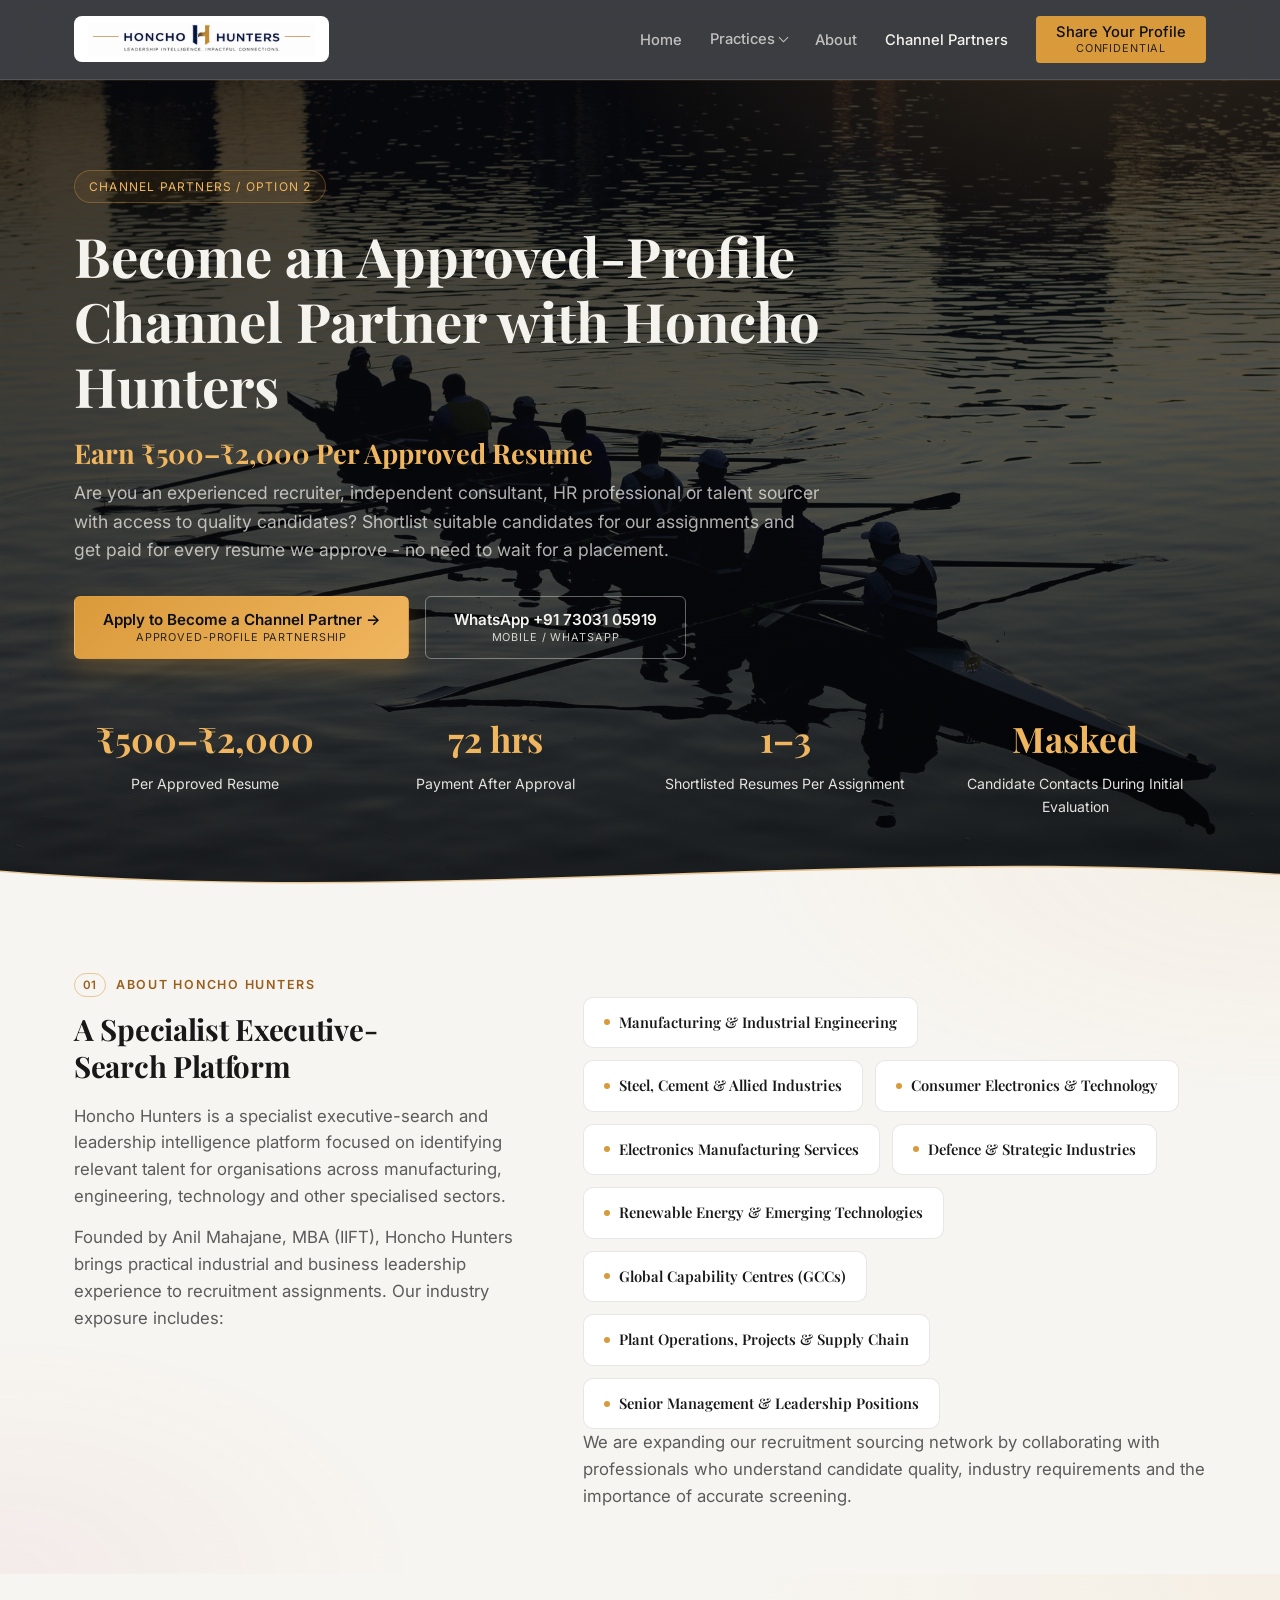
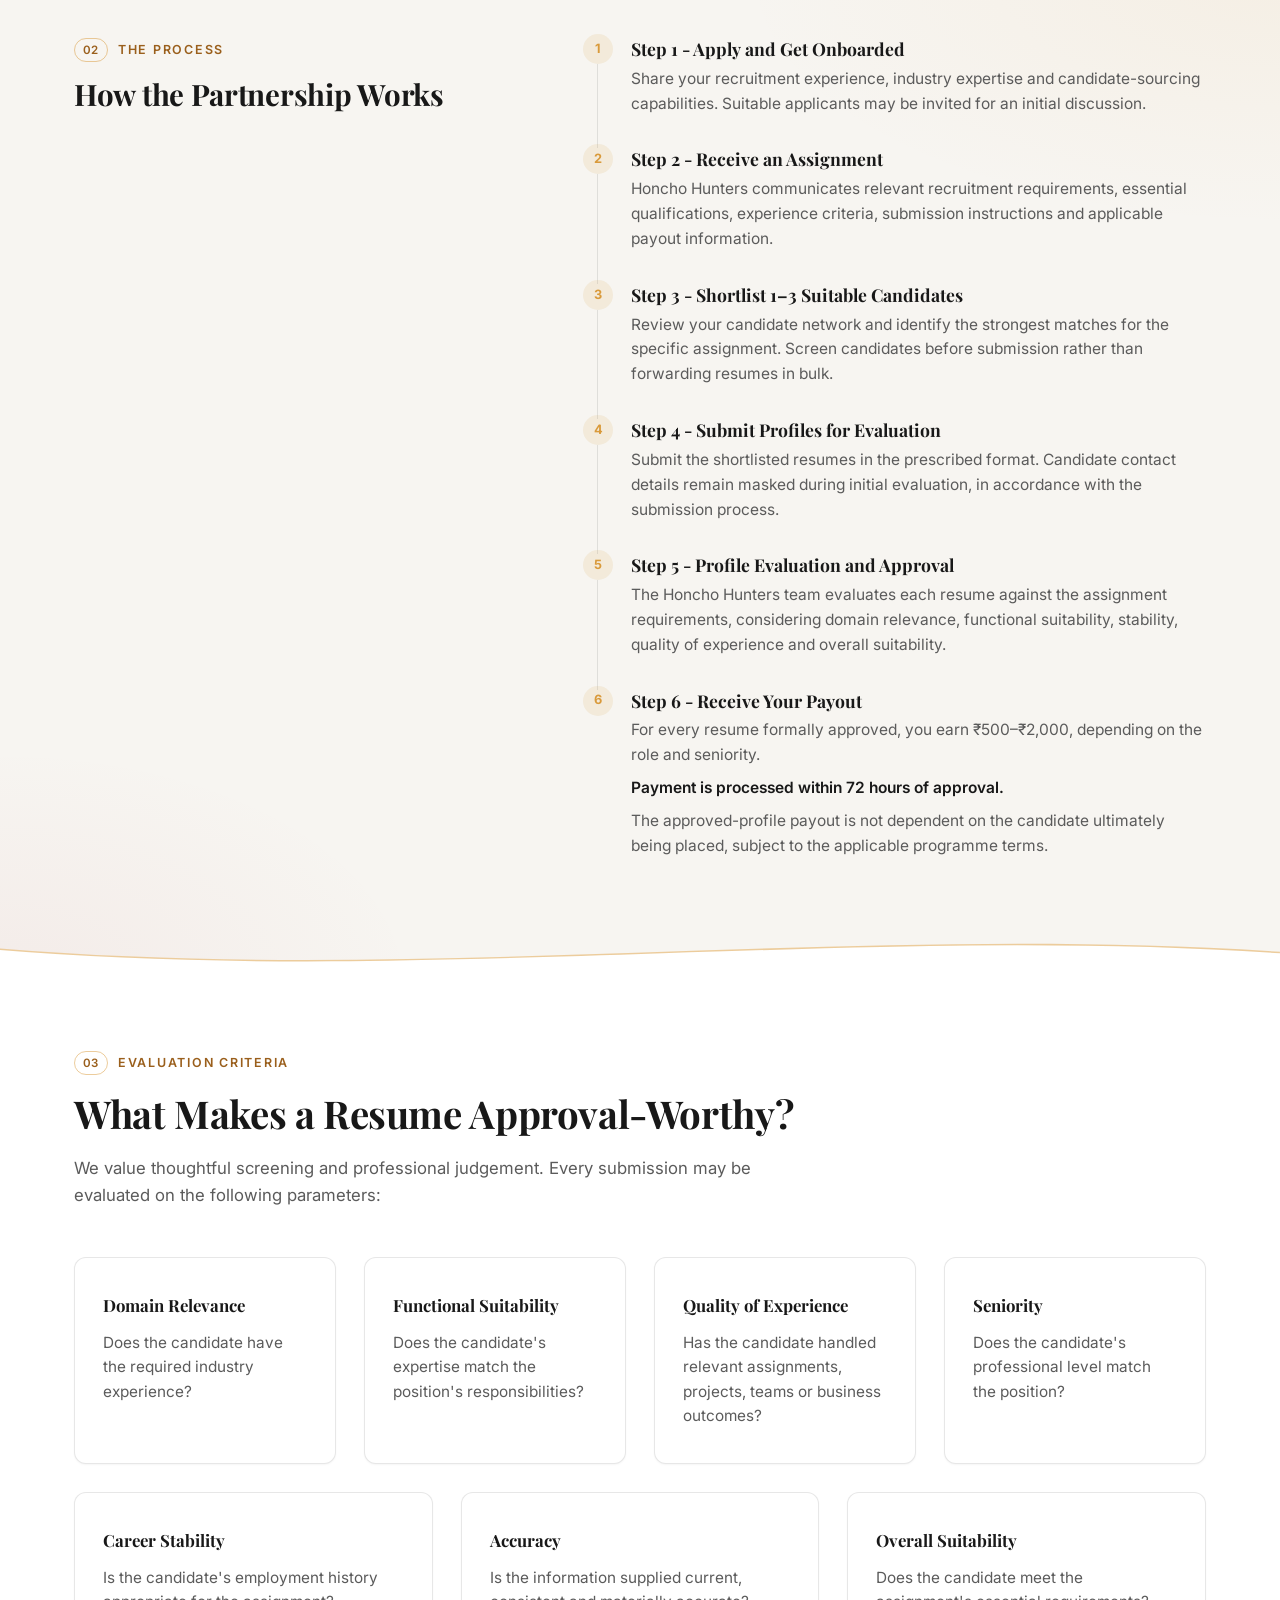
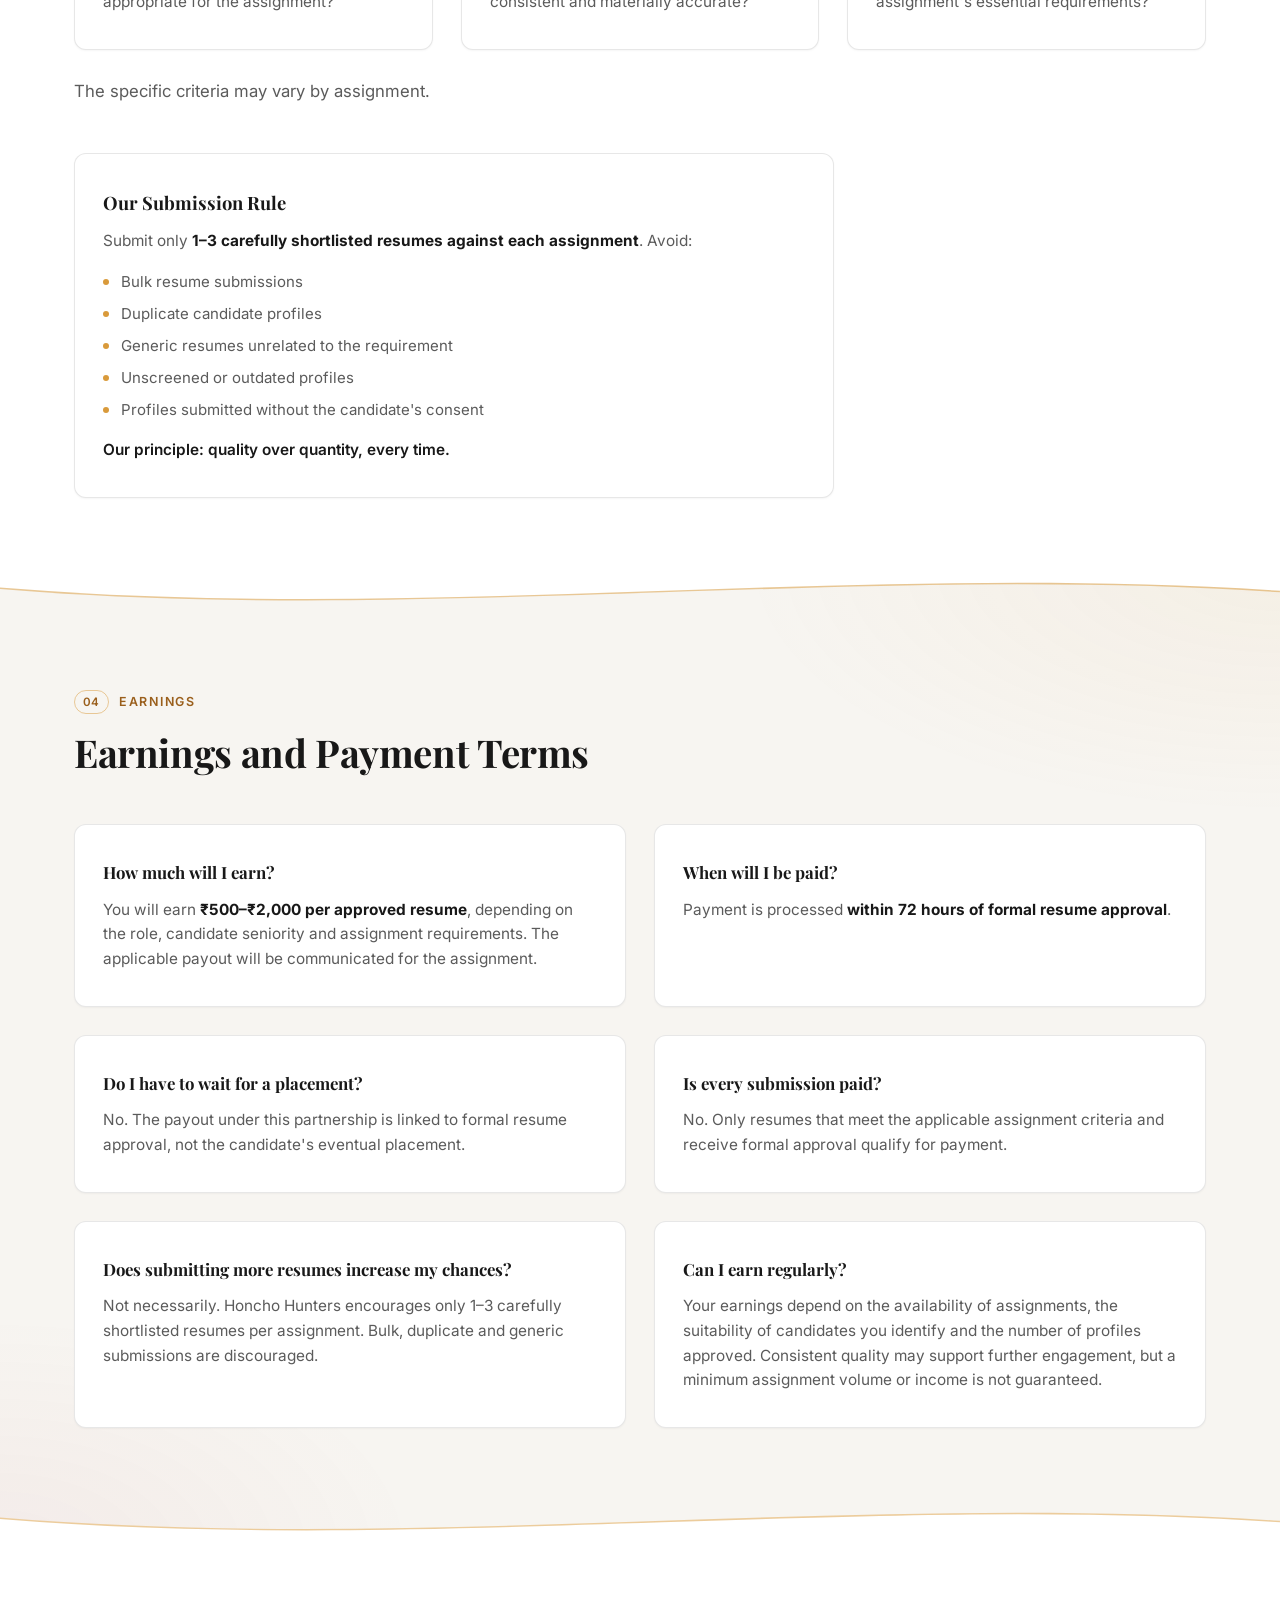
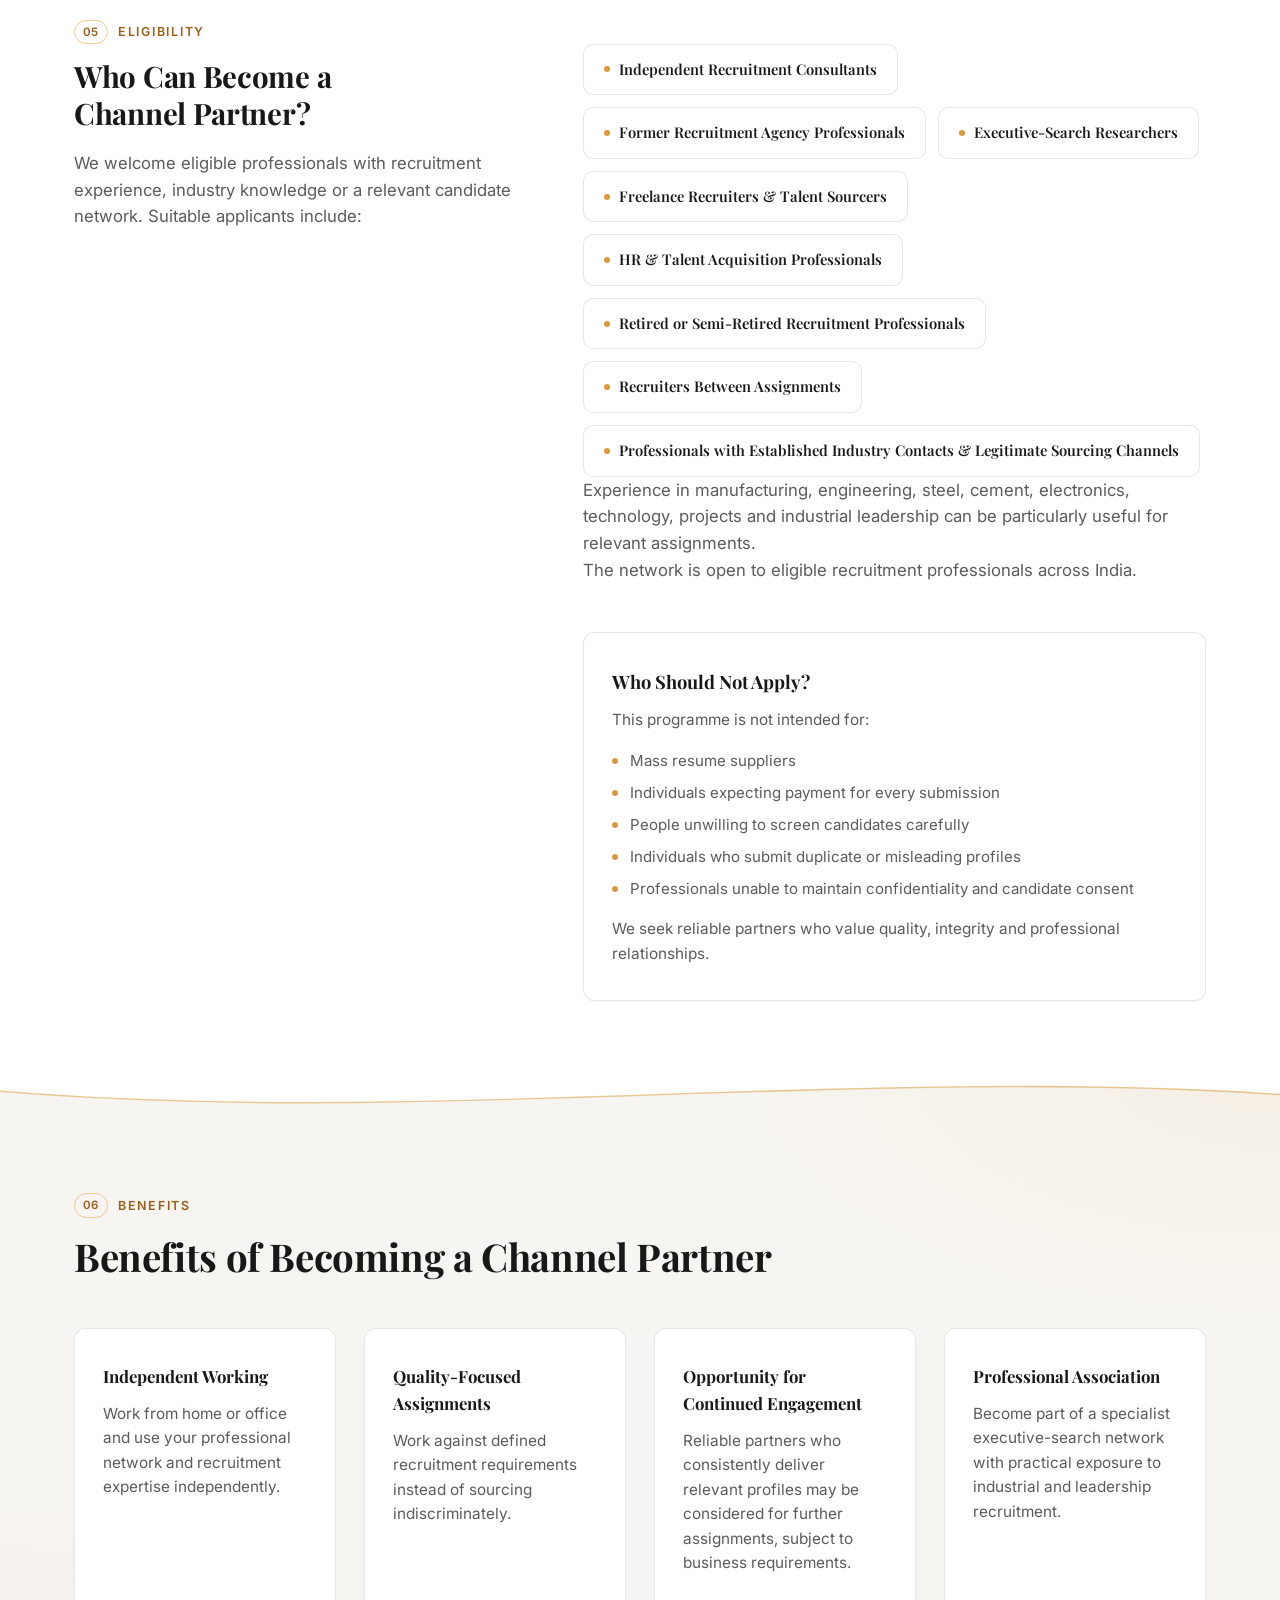
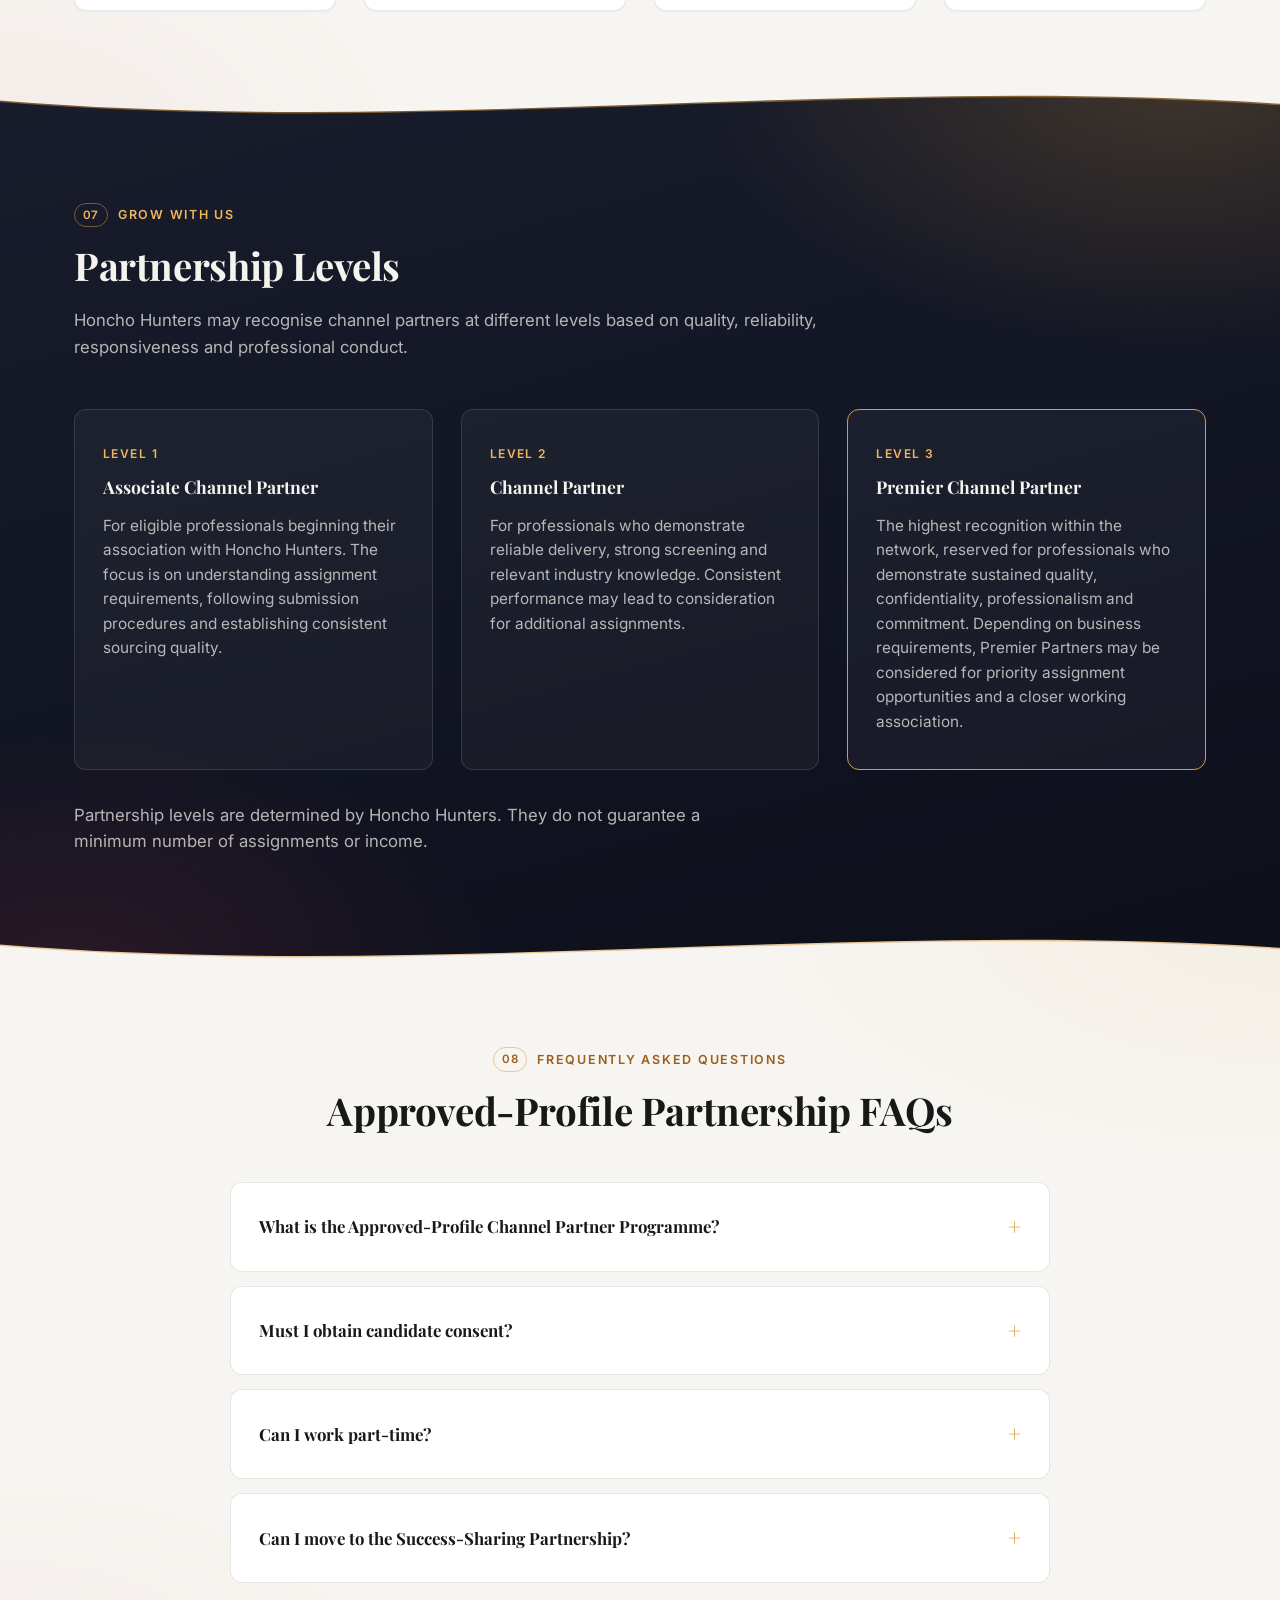
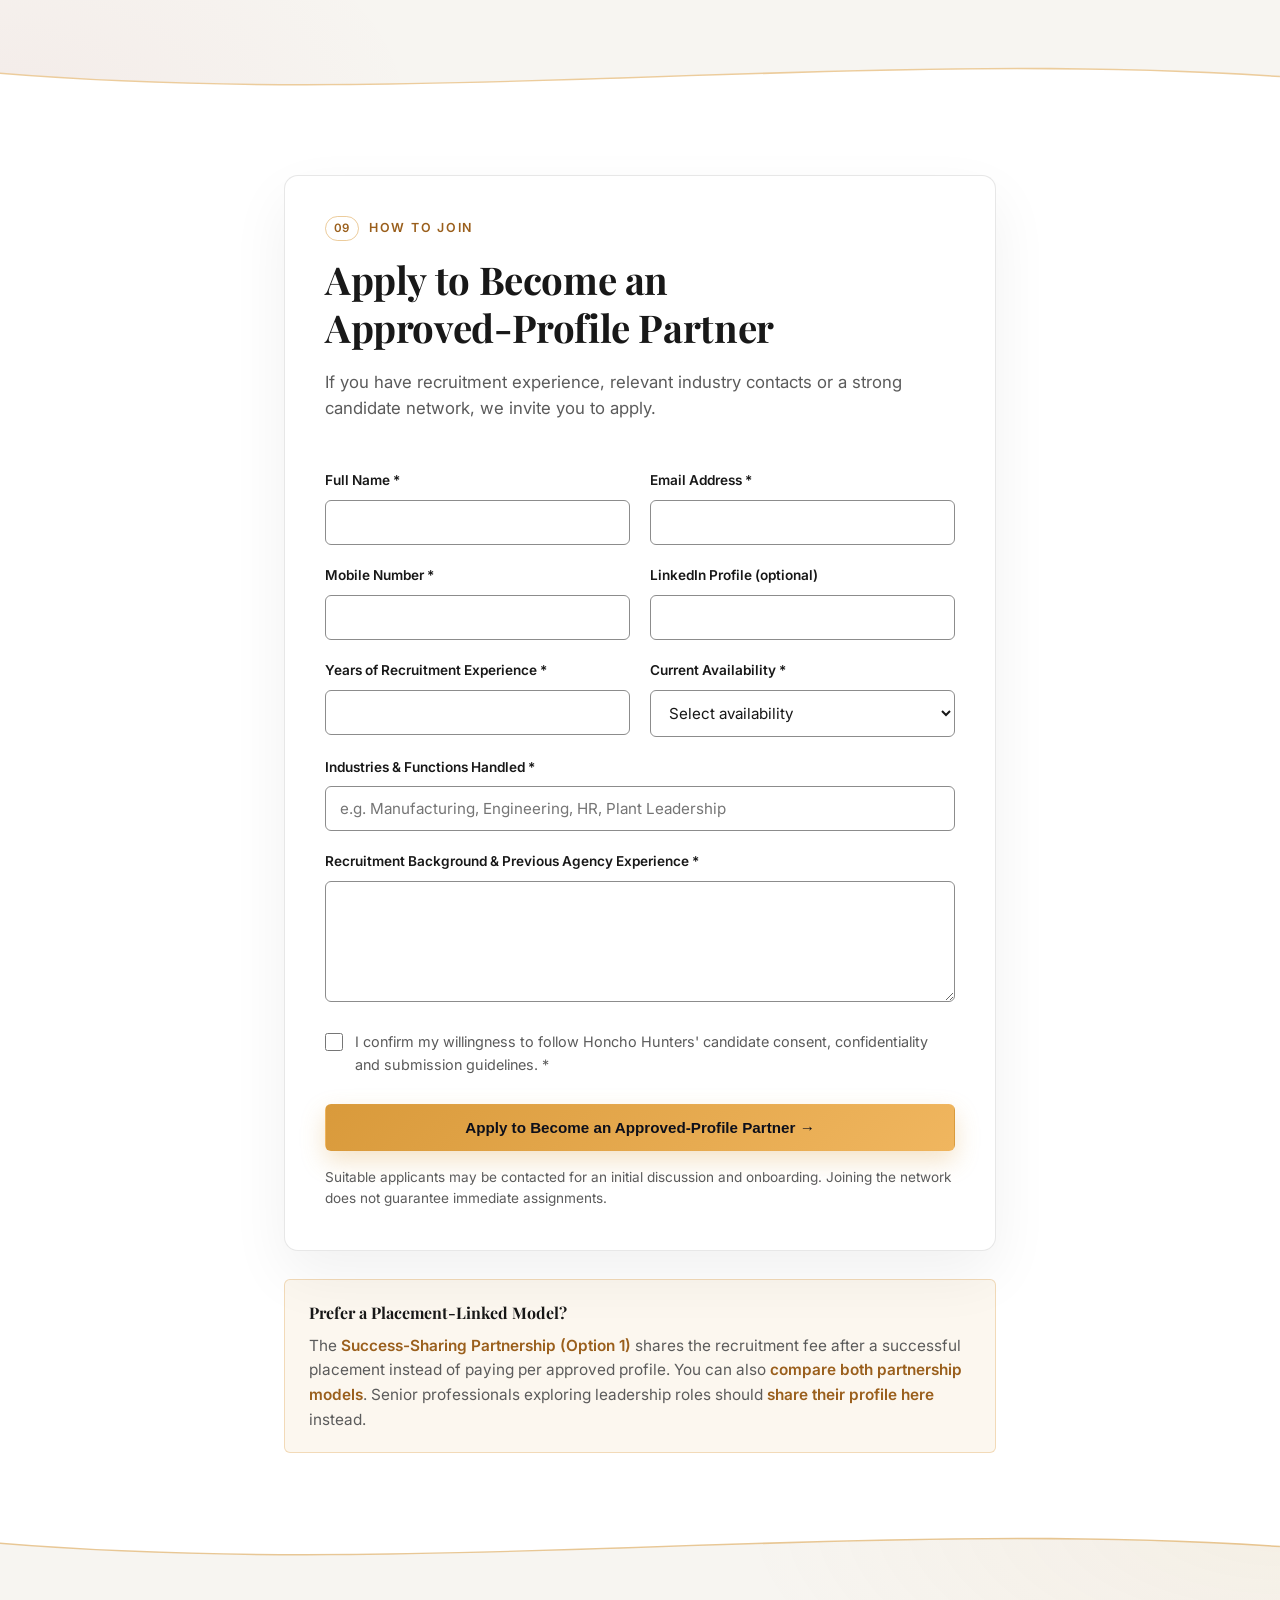
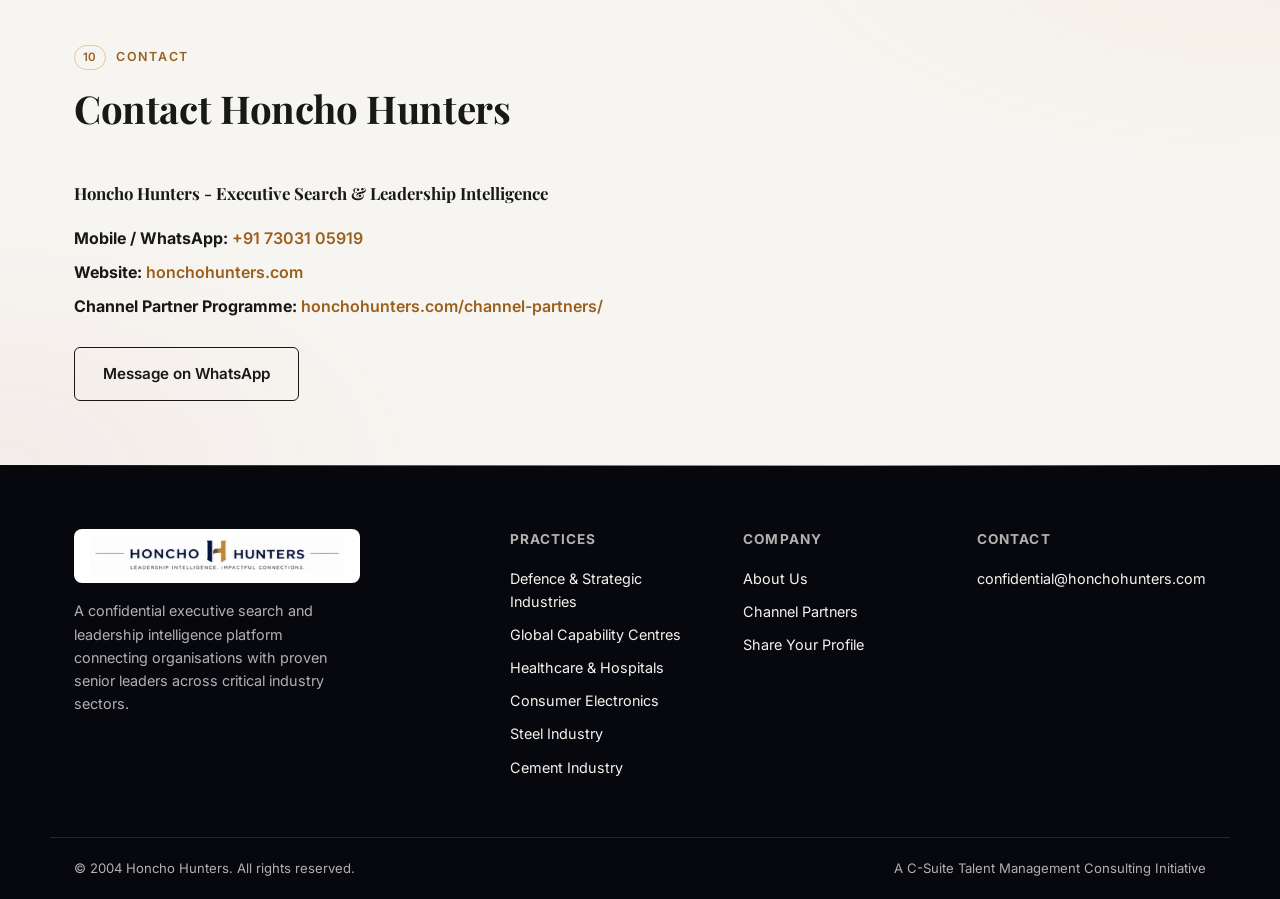
<file: channel-partners-02.html>
<!DOCTYPE html>
<html lang="en">
<head>
  <meta charset="UTF-8" />
  <meta name="viewport" content="width=device-width, initial-scale=1.0" />
  <link rel="icon" type="image/png" href="/assets/images/favicon.png" />

  <title>Approved-Profile Recruitment Partner | Honcho Hunters</title>
  <meta name="description" content="Earn ₹500–₹2,000 per approved resume with Honcho Hunters. Get paid within 72 hours of approval. Submit 1–3 shortlisted resumes per assignment. Apply today." />
  <meta name="keywords" content="approved-profile recruitment partner, recruitment channel partner India, approved resume payout, candidate sourcing partner, independent recruiter partnership, executive search channel partner" />
  <meta name="robots" content="index,follow,max-image-preview:large,max-snippet:-1,max-video-preview:-1" />
  <link rel="canonical" href="https://honchohunters.com/channel-partners-02" />

  <meta name="geo.region" content="IN-DL" />
  <meta name="geo.placename" content="Delhi NCR, India" />
  <meta name="geo.country" content="IN" />

  <meta property="og:type" content="website" />
  <meta property="og:site_name" content="Honcho Hunters" />
  <meta property="og:title" content="Approved-Profile Recruitment Partner | Honcho Hunters" />
  <meta property="og:description" content="Earn ₹500–₹2,000 per approved resume, paid within 72 hours of approval. Submit 1–3 carefully shortlisted resumes per assignment. No placement dependency." />
  <meta property="og:url" content="https://honchohunters.com/channel-partners-02" />
  <meta property="og:image" content="https://honchohunters.com/assets/images/Channel_partner-hero.jpg" />
  <meta property="og:image:alt" content="Success-sharing and approved-profile recruitment partnership options" />
  <meta property="og:locale" content="en_IN" />

  <meta name="twitter:card" content="summary_large_image" />
  <meta name="twitter:title" content="Approved-Profile Recruitment Partner | Honcho Hunters" />
  <meta name="twitter:description" content="₹500–₹2,000 per approved resume. Payment within 72 hours of approval. No placement dependency." />
  <meta name="twitter:image" content="https://honchohunters.com/assets/images/Channel_partner-hero.jpg" />

  <link rel="stylesheet" href="/assets/css/style.css" />
  <link rel="preconnect" href="https://fonts.googleapis.com" />
  <link rel="preconnect" href="https://fonts.gstatic.com" crossorigin />
  <link href="https://fonts.googleapis.com/css2?family=Inter:wght@400;500;600&family=Playfair+Display:wght@700&display=swap" rel="stylesheet" />
  <script>
    // Back from a form submit: hold the first paint until the thank-you message is in place
    if (/[?&]submitted=true/.test(location.search)) {
      document.documentElement.classList.add('form-submitted');
      setTimeout(function () { document.documentElement.classList.remove('form-submitted'); }, 2000);
    }
  </script>
</head>
<body>

  <!-- NAV -->
  <nav class="nav" role="navigation" aria-label="Main navigation">
    <div class="nav__inner">
      <a class="nav__logo" href="/"><img src="/assets/images/logo.png" alt="Honcho Hunters - Leadership Intelligence. Impactful Connections." class="nav__logo-img" width="668" height="100" /></a>
      <ul class="nav__links">
        <li><a href="/">Home</a></li>
        <li class="nav__dropdown">
          <button type="button" class="nav__dropdown-toggle" aria-haspopup="true" aria-expanded="false">Practices</button>
          <ul class="nav__dropdown-menu">
            <li><a href="/defence/">Defence &amp; Strategic Industries</a></li>
            <li><a href="/gcc/">Global Capability Centres</a></li>
            <li><a href="/healthcare/">Healthcare &amp; Hospitals</a></li>
            <li><a href="/consumer-electronics/">Consumer Electronics &amp; Technology</a></li>
            <li><a href="/steel/">Steel Industry</a></li>
            <li><a href="/cement/">Cement Industry</a></li>
          </ul>
        </li>
        <li><a href="/about/">About</a></li>
        <li><a href="/channel-partners/" class="is-active">Channel Partners</a></li>
        <li><a href="/engage/" class="nav__cta">Share Your Profile<span class="nav__cta-sub">Confidential</span></a></li>
      </ul>
      <button class="nav__hamburger" aria-label="Toggle menu" aria-expanded="false">
        <span></span><span></span><span></span>
      </button>
    </div>
  </nav>

  <main id="main">

  <!-- HERO -->
  <section class="hero hero--page hero--curve hero--overlay-light" style="padding-bottom:90px;">
    <div class="hero__bg" role="img" aria-label="Honcho Hunters recruitment channel partner network in India" style="background-image:url('/assets/images/Channel_partner-hero.jpg')"></div>
    <div class="container">
      <p class="page-tag"><a href="/channel-partners/">Channel Partners</a> / Option 2</p>
      <h1 class="hero__title" style="margin:0 0 16px;">Become an Approved-Profile Channel Partner with Honcho Hunters</h1>
      <p class="hero__tagline hero__tagline--lg">Earn &#8377;500&ndash;&#8377;2,000 Per Approved Resume</p>
      <p class="hero__subtitle" style="margin:0;">
        Are you an experienced recruiter, independent consultant, HR professional or talent sourcer with access to quality candidates? Shortlist suitable candidates for our assignments and get paid for every resume we approve - no need to wait for a placement.
      </p>
      <div class="hero__actions" style="justify-content:flex-start;margin-top:32px;">
        <a href="#apply" class="btn btn--primary btn--stacked">Apply to Become a Channel Partner &rarr;<span class="btn__sub">Approved-Profile Partnership</span></a>
        <a href="https://wa.me/917303105919" class="btn btn--outline-light btn--stacked" target="_blank" rel="noopener">WhatsApp +91 73031 05919<span class="btn__sub">Mobile / WhatsApp</span></a>
      </div>
    </div>
    <div class="container" style="padding-top:52px;">
      <div class="stats color_dark">
        <div>
          <p class="stat__number" style="color:var(--accent-light);">&#8377;500&ndash;&#8377;2,000</p>
          <p class="stat__label" style="color:rgba(245,243,238,0.92);">Per Approved Resume</p>
        </div>
        <div>
          <p class="stat__number" style="color:var(--accent-light);">72 hrs</p>
          <p class="stat__label" style="color:rgba(245,243,238,0.92);">Payment After Approval</p>
        </div>
        <div>
          <p class="stat__number" style="color:var(--accent-light);">1&ndash;3</p>
          <p class="stat__label" style="color:rgba(245,243,238,0.92);">Shortlisted Resumes Per Assignment</p>
        </div>
        <div>
          <p class="stat__number" style="color:var(--accent-light);">Masked</p>
          <p class="stat__label" style="color:rgba(245,243,238,0.92);">Candidate Contacts During Initial Evaluation</p>
        </div>
      </div>
    </div>
    <span class="divider divider--page-curve"><svg viewBox="0 0 1440 100" preserveAspectRatio="none"><path d="M0,40 C480,95 960,0 1440,45 L1440,100 L0,100 Z"></path></svg></span>
  </section>

  <!-- ABOUT -->
  <section class="section section--light">
    <div class="container">
      <div class="section__header center">
        <p class="section-label">About Honcho Hunters</p>
        <h2 class="section-title">A Specialist Executive-Search Platform</h2>
        <p class="section-body" style="margin:0 auto 14px;">Honcho Hunters is a specialist executive-search and leadership intelligence platform focused on identifying relevant talent for organisations across manufacturing, engineering, technology and other specialised sectors.</p>
        <p class="section-body" style="margin:0 auto 14px;">Founded by Anil Mahajane, MBA (IIFT), Honcho Hunters brings practical industrial and business leadership experience to recruitment assignments. Our industry exposure includes:</p>
      </div>
      <ul class="tag-cloud">
        <li class="tag-chip">Manufacturing &amp; Industrial Engineering</li>
        <li class="tag-chip">Steel, Cement &amp; Allied Industries</li>
        <li class="tag-chip">Consumer Electronics &amp; Technology</li>
        <li class="tag-chip">Electronics Manufacturing Services</li>
        <li class="tag-chip">Defence &amp; Strategic Industries</li>
        <li class="tag-chip">Renewable Energy &amp; Emerging Technologies</li>
        <li class="tag-chip">Global Capability Centres (GCCs)</li>
        <li class="tag-chip">Plant Operations, Projects &amp; Supply Chain</li>
        <li class="tag-chip">Senior Management &amp; Leadership Positions</li>
      </ul>
      <p class="section-body" style="margin:32px auto 0;text-align:center;">We are expanding our recruitment sourcing network by collaborating with professionals who understand candidate quality, industry requirements and the importance of accurate screening.</p>
    </div>
  </section>

  <!-- HOW IT WORKS -->
  <section class="section section--light">
    <div class="container" style="max-width:860px;">
      <div class="section__header center">
        <p class="section-label">The Process</p>
        <h2 class="section-title">How the Partnership Works</h2>
      </div>
      <ol class="process-steps process-steps--detailed">
        <li>
          <h3>Step 1 - Apply and Get Onboarded</h3>
          <p>Share your recruitment experience, industry expertise and candidate-sourcing capabilities. Suitable applicants may be invited for an initial discussion.</p>
        </li>
        <li>
          <h3>Step 2 - Receive an Assignment</h3>
          <p>Honcho Hunters communicates relevant recruitment requirements, essential qualifications, experience criteria, submission instructions and applicable payout information.</p>
        </li>
        <li>
          <h3>Step 3 - Shortlist 1&ndash;3 Suitable Candidates</h3>
          <p>Review your candidate network and identify the strongest matches for the specific assignment. Screen candidates before submission rather than forwarding resumes in bulk.</p>
        </li>
        <li>
          <h3>Step 4 - Submit Profiles for Evaluation</h3>
          <p>Submit the shortlisted resumes in the prescribed format. Candidate contact details remain masked during initial evaluation, in accordance with the submission process.</p>
        </li>
        <li>
          <h3>Step 5 - Profile Evaluation and Approval</h3>
          <p>The Honcho Hunters team evaluates each resume against the assignment requirements, considering domain relevance, functional suitability, stability, quality of experience and overall suitability.</p>
        </li>
        <li>
          <h3>Step 6 - Receive Your Payout</h3>
          <p>For every resume formally approved, you earn &#8377;500&ndash;&#8377;2,000, depending on the role and seniority.</p>
          <p style="color:var(--text-dark);font-weight:600;">Payment is processed within 72 hours of approval.</p>
          <p>The approved-profile payout is not dependent on the candidate ultimately being placed, subject to the applicable programme terms.</p>
        </li>
      </ol>
    </div>
  </section>

  <span class="divider divider--light-to-card"><svg viewBox="0 0 1440 100" preserveAspectRatio="none"><path d="M0,40 C480,95 960,0 1440,45 L1440,100 L0,100 Z"></path></svg></span>

  <!-- APPROVAL CRITERIA -->
  <section class="section section--card">
    <div class="container">
      <div class="section__header center">
        <p class="section-label">Evaluation Criteria</p>
        <h2 class="section-title">What Makes a Resume Approval-Worthy?</h2>
        <p class="section-body" style="margin:0 auto;">We value thoughtful screening and professional judgement. Every submission may be evaluated on the following parameters:</p>
      </div>
      <div class="grid grid--cols-4">
        <div class="card">
          <h3 class="card__title" style="font-size:1.05rem;">Domain Relevance</h3>
          <p class="card__body">Does the candidate have the required industry experience?</p>
        </div>
        <div class="card">
          <h3 class="card__title" style="font-size:1.05rem;">Functional Suitability</h3>
          <p class="card__body">Does the candidate's expertise match the position's responsibilities?</p>
        </div>
        <div class="card">
          <h3 class="card__title" style="font-size:1.05rem;">Quality of Experience</h3>
          <p class="card__body">Has the candidate handled relevant assignments, projects, teams or business outcomes?</p>
        </div>
        <div class="card">
          <h3 class="card__title" style="font-size:1.05rem;">Seniority</h3>
          <p class="card__body">Does the candidate's professional level match the position?</p>
        </div>
        <div class="card">
          <h3 class="card__title" style="font-size:1.05rem;">Career Stability</h3>
          <p class="card__body">Is the candidate's employment history appropriate for the assignment?</p>
        </div>
        <div class="card">
          <h3 class="card__title" style="font-size:1.05rem;">Accuracy</h3>
          <p class="card__body">Is the information supplied current, consistent and materially accurate?</p>
        </div>
        <div class="card">
          <h3 class="card__title" style="font-size:1.05rem;">Overall Suitability</h3>
          <p class="card__body">Does the candidate meet the assignment's essential requirements?</p>
        </div>
      </div>
      <p class="section-body" style="margin:28px auto 0;text-align:center;">The specific criteria may vary by assignment.</p>

      <div class="card" style="max-width:760px;margin:48px auto 0;">
        <h3 class="card__title" style="font-size:1.15rem;">Our Submission Rule</h3>
        <p class="card__body">Submit only <strong style="color:var(--text-dark);">1&ndash;3 carefully shortlisted resumes against each assignment</strong>. Avoid:</p>
        <ul class="card__list">
          <li>Bulk resume submissions</li>
          <li>Duplicate candidate profiles</li>
          <li>Generic resumes unrelated to the requirement</li>
          <li>Unscreened or outdated profiles</li>
          <li>Profiles submitted without the candidate's consent</li>
        </ul>
        <p class="card__body" style="margin-top:8px;color:var(--text-dark);font-weight:600;">Our principle: quality over quantity, every time.</p>
      </div>
    </div>
  </section>

  <span class="divider divider--card-to-light"><svg viewBox="0 0 1440 100" preserveAspectRatio="none"><path d="M0,40 C480,95 960,0 1440,45 L1440,100 L0,100 Z"></path></svg></span>

  <!-- EARNINGS & PAYMENT -->
  <section class="section section--light">
    <div class="container">
      <div class="section__header center">
        <p class="section-label">Earnings</p>
        <h2 class="section-title">Earnings and Payment Terms</h2>
      </div>
      <div class="grid grid--cols-2" data-stack>
        <div class="card">
          <h3 class="card__title" style="font-size:1.05rem;">How much will I earn?</h3>
          <p class="card__body">You will earn <strong style="color:var(--text-dark);">&#8377;500&ndash;&#8377;2,000 per approved resume</strong>, depending on the role, candidate seniority and assignment requirements. The applicable payout will be communicated for the assignment.</p>
        </div>
        <div class="card">
          <h3 class="card__title" style="font-size:1.05rem;">When will I be paid?</h3>
          <p class="card__body">Payment is processed <strong style="color:var(--text-dark);">within 72 hours of formal resume approval</strong>.</p>
        </div>
        <div class="card">
          <h3 class="card__title" style="font-size:1.05rem;">Do I have to wait for a placement?</h3>
          <p class="card__body">No. The payout under this partnership is linked to formal resume approval, not the candidate's eventual placement.</p>
        </div>
        <div class="card">
          <h3 class="card__title" style="font-size:1.05rem;">Is every submission paid?</h3>
          <p class="card__body">No. Only resumes that meet the applicable assignment criteria and receive formal approval qualify for payment.</p>
        </div>
        <div class="card">
          <h3 class="card__title" style="font-size:1.05rem;">Does submitting more resumes increase my chances?</h3>
          <p class="card__body">Not necessarily. Honcho Hunters encourages only 1&ndash;3 carefully shortlisted resumes per assignment. Bulk, duplicate and generic submissions are discouraged.</p>
        </div>
        <div class="card">
          <h3 class="card__title" style="font-size:1.05rem;">Can I earn regularly?</h3>
          <p class="card__body">Your earnings depend on the availability of assignments, the suitability of candidates you identify and the number of profiles approved. Consistent quality may support further engagement, but a minimum assignment volume or income is not guaranteed.</p>
        </div>
      </div>
    </div>
  </section>

  <span class="divider divider--light-to-card"><svg viewBox="0 0 1440 100" preserveAspectRatio="none"><path d="M0,40 C480,95 960,0 1440,45 L1440,100 L0,100 Z"></path></svg></span>

  <!-- WHO CAN APPLY -->
  <section class="section section--card">
    <div class="container">
      <div class="section__header center">
        <p class="section-label">Eligibility</p>
        <h2 class="section-title">Who Can Become a Channel Partner?</h2>
        <p class="section-body" style="margin:0 auto;">We welcome eligible professionals with recruitment experience, industry knowledge or a relevant candidate network. Suitable applicants include:</p>
      </div>
      <ul class="tag-cloud">
        <li class="tag-chip">Independent Recruitment Consultants</li>
        <li class="tag-chip">Former Recruitment Agency Professionals</li>
        <li class="tag-chip">Executive-Search Researchers</li>
        <li class="tag-chip">Freelance Recruiters &amp; Talent Sourcers</li>
        <li class="tag-chip">HR &amp; Talent Acquisition Professionals</li>
        <li class="tag-chip">Retired or Semi-Retired Recruitment Professionals</li>
        <li class="tag-chip">Recruiters Between Assignments</li>
        <li class="tag-chip">Professionals with Established Industry Contacts &amp; Legitimate Sourcing Channels</li>
      </ul>
      <p class="section-body" style="margin:32px auto 0;text-align:center;">Experience in manufacturing, engineering, steel, cement, electronics, technology, projects and industrial leadership can be particularly useful for relevant assignments.</p>
      <p class="section-body" style="margin:12px auto 0;text-align:center;">The network is open to eligible recruitment professionals across India.</p>

      <div class="card" style="max-width:760px;margin:48px auto 0;">
        <h3 class="card__title" style="font-size:1.15rem;">Who Should Not Apply?</h3>
        <p class="card__body">This programme is not intended for:</p>
        <ul class="card__list">
          <li>Mass resume suppliers</li>
          <li>Individuals expecting payment for every submission</li>
          <li>People unwilling to screen candidates carefully</li>
          <li>Individuals who submit duplicate or misleading profiles</li>
          <li>Professionals unable to maintain confidentiality and candidate consent</li>
        </ul>
        <p class="card__body" style="margin-top:8px;">We seek reliable partners who value quality, integrity and professional relationships.</p>
      </div>
    </div>
  </section>

  <span class="divider divider--card-to-light"><svg viewBox="0 0 1440 100" preserveAspectRatio="none"><path d="M0,40 C480,95 960,0 1440,45 L1440,100 L0,100 Z"></path></svg></span>

  <!-- BENEFITS -->
  <section class="section section--light">
    <div class="container">
      <div class="section__header center">
        <p class="section-label">Benefits</p>
        <h2 class="section-title">Benefits of Becoming a Channel Partner</h2>
      </div>
      <div class="grid grid--cols-4">
        <div class="card">
          <h3 class="card__title" style="font-size:1.05rem;">Independent Working</h3>
          <p class="card__body">Work from home or office and use your professional network and recruitment expertise independently.</p>
        </div>
        <div class="card">
          <h3 class="card__title" style="font-size:1.05rem;">Quality-Focused Assignments</h3>
          <p class="card__body">Work against defined recruitment requirements instead of sourcing indiscriminately.</p>
        </div>
        <div class="card">
          <h3 class="card__title" style="font-size:1.05rem;">Opportunity for Continued Engagement</h3>
          <p class="card__body">Reliable partners who consistently deliver relevant profiles may be considered for further assignments, subject to business requirements.</p>
        </div>
        <div class="card">
          <h3 class="card__title" style="font-size:1.05rem;">Professional Association</h3>
          <p class="card__body">Become part of a specialist executive-search network with practical exposure to industrial and leadership recruitment.</p>
        </div>
      </div>
    </div>
  </section>

  <span class="divider divider--light-to-dark"><svg viewBox="0 0 1440 100" preserveAspectRatio="none"><path d="M0,40 C480,95 960,0 1440,45 L1440,100 L0,100 Z"></path></svg></span>

  <!-- PARTNERSHIP LEVELS -->
  <section class="section section--dark color_dark">
    <div class="container">
      <div class="section__header center">
        <p class="section-label">Grow With Us</p>
        <h2 class="section-title">Partnership Levels</h2>
        <p class="section-body" style="margin:0 auto;">Honcho Hunters may recognise channel partners at different levels based on quality, reliability, responsiveness and professional conduct.</p>
      </div>
      <div class="grid grid--cols-3">
        <div class="card">
          <p class="option-card__label" style="color:var(--accent-light);">Level 1</p>
          <h3 class="card__title" style="font-size:1.1rem;">Associate Channel Partner</h3>
          <p class="card__body">For eligible professionals beginning their association with Honcho Hunters. The focus is on understanding assignment requirements, following submission procedures and establishing consistent sourcing quality.</p>
        </div>
        <div class="card">
          <p class="option-card__label" style="color:var(--accent-light);">Level 2</p>
          <h3 class="card__title" style="font-size:1.1rem;">Channel Partner</h3>
          <p class="card__body">For professionals who demonstrate reliable delivery, strong screening and relevant industry knowledge. Consistent performance may lead to consideration for additional assignments.</p>
        </div>
        <div class="card" style="border-color:var(--accent);">
          <p class="option-card__label" style="color:var(--accent-light);">Level 3</p>
          <h3 class="card__title" style="font-size:1.1rem;">Premier Channel Partner</h3>
          <p class="card__body">The highest recognition within the network, reserved for professionals who demonstrate sustained quality, confidentiality, professionalism and commitment. Depending on business requirements, Premier Partners may be considered for priority assignment opportunities and a closer working association.</p>
        </div>
      </div>
      <p class="section-body" style="margin:32px auto 0;text-align:center;max-width:700px;">Partnership levels are determined by Honcho Hunters. They do not guarantee a minimum number of assignments or income.</p>
    </div>
  </section>

  <span class="divider divider--dark-to-light"><svg viewBox="0 0 1440 100" preserveAspectRatio="none"><path d="M0,40 C480,95 960,0 1440,45 L1440,100 L0,100 Z"></path></svg></span>

  <!-- FAQ -->
  <section class="section section--light">
    <div class="container">
      <div class="section__header center">
        <p class="section-label">Frequently Asked Questions</p>
        <h2 class="section-title">Approved-Profile Partnership FAQs</h2>
      </div>
      <div class="faq-list">
        <details class="faq-item" name="faq">
          <summary>What is the Approved-Profile Channel Partner Programme?</summary>
          <p>It is a performance-based sourcing partnership through which recruitment professionals submit relevant candidate resumes against Honcho Hunters assignments and receive a payout for every profile formally approved.</p>
        </details>
        <details class="faq-item" name="faq">
          <summary>Must I obtain candidate consent?</summary>
          <p>Yes. You must obtain the candidate's permission before sharing their resume and personal information with Honcho Hunters.</p>
        </details>
        <details class="faq-item" name="faq">
          <summary>Can I work part-time?</summary>
          <p>Yes. The arrangement can suit independent and part-time recruitment professionals, subject to assignment requirements and deadlines.</p>
        </details>
        <details class="faq-item" name="faq">
          <summary>Can I move to the Success-Sharing Partnership?</summary>
          <p>You may express interest in the <a href="/channel-partners-01" style="color:var(--accent-deep);font-weight:600;">alternative model</a>. It operates under separate commercial terms and requires a separate agreement.</p>
        </details>
      </div>
    </div>
  </section>

  <span class="divider divider--light-to-card"><svg viewBox="0 0 1440 100" preserveAspectRatio="none"><path d="M0,40 C480,95 960,0 1440,45 L1440,100 L0,100 Z"></path></svg></span>

  <!-- APPLY / FORM -->
  <section class="section section--card" id="apply">
    <div class="container" style="max-width:760px;">
      <div class="form-card" id="partner-form-card">
        <div class="section__header center">
          <p class="section-label">How to Join</p>
          <h2 class="section-title">Apply to Become an Approved-Profile Partner</h2>
          <p class="section-body" style="margin:0 auto;">If you have recruitment experience, relevant industry contacts or a strong candidate network, we invite you to apply.</p>
        </div>

        <form id="partner-form" action="https://formsubmit.co/confidential@honchohunters.com" method="POST" enctype="multipart/form-data">
          <input type="hidden" name="_subject" value="New Channel Partner Application - Option 2 (Approved-Profile)" />
          <input type="hidden" name="_captcha" value="false" />
          <input type="hidden" name="_next" value="https://honchohunters.com/channel-partners-02?submitted=true" />
          <input type="hidden" name="partnership_model" value="Option 2 - Approved-Profile Partnership" />
          <input type="text" name="_honey" style="display:none" tabindex="-1" autocomplete="off" />

          <div class="form-grid-2">
            <div class="form-row">
              <label for="name">Full Name *</label>
              <input type="text" id="name" name="name" autocomplete="name" required />
            </div>
            <div class="form-row">
              <label for="email">Email Address *</label>
              <input type="email" id="email" name="email" autocomplete="email" required />
            </div>
          </div>

          <div class="form-grid-2">
            <div class="form-row">
              <label for="phone">Mobile Number *</label>
              <input type="tel" id="phone" name="phone" autocomplete="tel" required />
            </div>
            <div class="form-row">
              <label for="linkedin">LinkedIn Profile (optional)</label>
              <input type="url" id="linkedin" name="linkedin" />
            </div>
          </div>

          <div class="form-grid-2">
            <div class="form-row">
              <label for="experience">Years of Recruitment Experience *</label>
              <input type="text" id="experience" name="experience" required />
            </div>
            <div class="form-row">
              <label for="availability">Current Availability *</label>
              <select id="availability" name="availability" required>
                <option value="" disabled selected>Select availability</option>
                <option value="Full-time">Full-time</option>
                <option value="Part-time">Part-time</option>
                <option value="Side Income">Side Income</option>
              </select>
            </div>
          </div>

          <div class="form-row">
            <label for="industries">Industries &amp; Functions Handled *</label>
            <input type="text" id="industries" name="industries" required placeholder="e.g. Manufacturing, Engineering, HR, Plant Leadership" />
          </div>

          <div class="form-row">
            <label for="message">Recruitment Background &amp; Previous Agency Experience *</label>
            <textarea id="message" name="message" rows="5" required></textarea>
          </div>

          <div class="form-row">
            <label class="form-check" for="guidelines">
              <input type="checkbox" id="guidelines" name="guidelines_confirmed" value="Yes - agrees to follow candidate consent, confidentiality and submission guidelines" required />
              <span>I confirm my willingness to follow Honcho Hunters' candidate consent, confidentiality and submission guidelines. *</span>
            </label>
          </div>

          <button type="submit" class="btn btn--primary" style="margin-top:8px;width:100%;justify-content:center;">Apply to Become an Approved-Profile Partner &rarr;</button>
          <p class="form-note" style="text-align:center;">Suitable applicants may be contacted for an initial discussion and onboarding. Joining the network does not guarantee immediate assignments.</p>
        </form>
      </div>

      <div class="form-card is-success" id="partner-form-thanks" role="status" tabindex="-1" style="display:none;text-align:center;">
        <p class="card__title" style="font-size:1.2rem;margin-bottom:8px;">Thank You</p>
        <p class="card__body">Your application has been received. Suitable applicants may be contacted for an initial discussion and onboarding.</p>
      </div>

      <div class="org-note" id="partner-org-note">
        <p class="card__title" style="font-size:1rem;margin-bottom:8px;">Prefer a Placement-Linked Model?</p>
        <p class="card__body">
          The <a href="/channel-partners-01" style="color:var(--accent-deep);font-weight:600;">Success-Sharing Partnership (Option 1)</a> shares the recruitment fee after a successful placement instead of paying per approved profile. You can also
          <a href="/channel-partners/" style="color:var(--accent-deep);font-weight:600;">compare both partnership models</a>.
          Senior professionals exploring leadership roles should <a href="/engage/" style="color:var(--accent-deep);font-weight:600;">share their profile here</a> instead.
        </p>
      </div>
    </div>
  </section>

  <span class="divider divider--card-to-light"><svg viewBox="0 0 1440 100" preserveAspectRatio="none"><path d="M0,40 C480,95 960,0 1440,45 L1440,100 L0,100 Z"></path></svg></span>

  <!-- CONTACT -->
  <section class="section section--light">
    <div class="container">
      <div class="section__header center">
        <p class="section-label">Contact</p>
        <h2 class="section-title">Contact Honcho Hunters</h2>
      </div>
      <div style="max-width:560px;margin:0 auto;text-align:center;">
        <p style="font-size:1.05rem;font-weight:700;margin:0 0 20px;font-family:var(--serif);">Honcho Hunters - Executive Search &amp; Leadership Intelligence</p>
        <p style="margin:0 0 8px;font-size:1rem;"><strong>Mobile / WhatsApp:</strong> <a href="tel:+917303105919" style="color:var(--accent);font-weight:600;">+91 73031 05919</a></p>
        <p style="margin:0 0 8px;font-size:1rem;"><strong>Website:</strong> <a href="https://honchohunters.com/" style="color:var(--accent);font-weight:600;">honchohunters.com</a></p>
        <p style="margin:0 0 28px;font-size:1rem;"><strong>Channel Partner Programme:</strong> <a href="/channel-partners/" style="color:var(--accent);font-weight:600;">honchohunters.com/channel-partners/</a></p>
        <a href="https://wa.me/917303105919" class="btn btn--outline" target="_blank" rel="noopener">Message on WhatsApp</a>
      </div>
    </div>
  </section>

  </main>

  <!-- FOOTER -->
  <footer class="footer">
    <div class="footer__inner">
      <div class="footer__brand">
        <a class="nav__logo" href="/"><img src="/assets/images/logo.png" alt="Honcho Hunters - Leadership Intelligence. Impactful Connections." class="nav__logo-img" width="668" height="100" /></a>
        <p>A confidential executive search and leadership intelligence platform connecting organisations with proven senior leaders across critical industry sectors.</p>
      </div>
      <div class="footer__col">
        <h2>Practices</h2>
        <ul>
          <li><a href="/defence/">Defence &amp; Strategic Industries</a></li>
          <li><a href="/gcc/">Global Capability Centres</a></li>
          <li><a href="/healthcare/">Healthcare &amp; Hospitals</a></li>
          <li><a href="/consumer-electronics/">Consumer Electronics</a></li>
          <li><a href="/steel/">Steel Industry</a></li>
          <li><a href="/cement/">Cement Industry</a></li>
        </ul>
      </div>
      <div class="footer__col">
        <h2>Company</h2>
        <ul>
          <li><a href="/about/">About Us</a></li>
          <li><a href="/channel-partners/">Channel Partners</a></li>
          <li><a href="/engage/">Share Your Profile</a></li>
        </ul>
      </div>
      <div class="footer__col">
        <h2>Contact</h2>
        <ul>
          <li><a href="mailto:confidential@honchohunters.com">confidential@honchohunters.com</a></li>
        </ul>
      </div>
    </div>
    <div class="footer__bottom">
      <span>&copy; 2004 Honcho Hunters. All rights reserved.</span>
      <span>A C-Suite Talent Management Consulting Initiative</span>
    </div>
  </footer>

  <script>
    (function () {
      var params = new URLSearchParams(window.location.search);
      if (params.get('submitted') !== 'true') return;

      var card = document.getElementById('partner-form-card');
      var thanks = document.getElementById('partner-form-thanks');
      var note = document.getElementById('partner-org-note');
      if (card) card.style.display = 'none';
      if (note) note.style.display = 'none';
      if (thanks) {
        thanks.style.display = 'block';
        var place = function () {
          var r = thanks.getBoundingClientRect();
          var gap = Math.max(80, (window.innerHeight - r.height) / 2);
          window.scrollTo({ top: Math.max(0, window.scrollY + r.top - gap), behavior: 'instant' });
        };
        place();
        document.documentElement.classList.remove('form-submitted');
        window.addEventListener('load', function () {
          var r = thanks.getBoundingClientRect();
          if (r.top < 70 || r.bottom > window.innerHeight) place();
        });
      }
    })();
  </script>
  <script src="/assets/js/main.js"></script>

  <script type="application/ld+json">
  {
    "@context": "https://schema.org",
    "@type": "WebPage",
    "@id": "https://honchohunters.com/channel-partners-02#webpage",
    "url": "https://honchohunters.com/channel-partners-02",
    "name": "Approved-Profile Recruitment Partner | Honcho Hunters",
    "description": "Earn ₹500–₹2,000 per approved resume with Honcho Hunters. Get paid within 72 hours of approval. Submit 1–3 shortlisted resumes per assignment.",
    "inLanguage": "en-IN",
    "isPartOf": { "@type": "WebSite", "url": "https://honchohunters.com/", "name": "Honcho Hunters" },
    "about": { "@id": "https://honchohunters.com/#organization" },
    "publisher": { "@id": "https://honchohunters.com/#organization" },
    "primaryImageOfPage": { "@type": "ImageObject", "url": "https://honchohunters.com/assets/images/Channel_partner-hero.jpg" },
    "breadcrumb": { "@id": "https://honchohunters.com/channel-partners-02#breadcrumb" }
  }
  </script>
  <script type="application/ld+json">
  {
    "@context": "https://schema.org",
    "@type": "BreadcrumbList",
    "@id": "https://honchohunters.com/channel-partners-02#breadcrumb",
    "itemListElement": [
      { "@type": "ListItem", "position": 1, "name": "Home", "item": "https://honchohunters.com/" },
      { "@type": "ListItem", "position": 2, "name": "Channel Partners", "item": "https://honchohunters.com/channel-partners/" },
      { "@type": "ListItem", "position": 3, "name": "Approved-Profile Partnership", "item": "https://honchohunters.com/channel-partners-02" }
    ]
  }
  </script>
</body>
</html>
</file>
<file: assets/css/style.css>
/* ===== Reset & base ===== */
* { box-sizing: border-box; margin: 0; padding: 0; }

:root {
  --bg-dark: #0d0f1a;
  --bg-dark-2: #181c2c;
  --bg-darker: #07080e;
  --bg-light: #f7f5f1;
  --bg-card: #ffffff;
  --accent: #d99a3b;
  --accent-light: #f0b65f;
  --accent-deep: #b9762a;
  --accent-2: #b23a48;
  --accent-2-light: #d65a68;
  --accent-glow: rgba(217, 154, 59, 0.22);
  --accent-2-glow: rgba(178, 58, 72, 0.16);
  --text-light: #f5f3ee;
  --text-muted-light: rgba(245, 243, 238, 0.72);
  --text-dark: #181818;
  --text-muted-dark: #5b5b5b;
  --border-dark: rgba(245, 243, 238, 0.12);
  --border-light: rgba(24, 24, 24, 0.1);
  --serif: 'Playfair Display', serif;
  --accent-ink: #9a5f1c;     /* gold for text on light/white: 4.8:1 and above */
  --section-y: 64px;         /* vertical padding of a section */
  --curve-h: 64px;           /* height of the S-curve band between sections */
  --sans: 'Inter', sans-serif;
}

html { scroll-behavior: smooth; }

body {
  font-family: var(--sans);
  color: var(--text-dark);
  background: var(--bg-light);
  line-height: 1.6;
  -webkit-font-smoothing: antialiased;
}

a { color: inherit; text-decoration: none; }
ul { list-style: none; }
img { max-width: 100%; display: block; }

.container {
  max-width: 1180px;
  margin: 0 auto;
  padding: 0 24px;
}

.section-label {
  display: flex;
  align-items: center;
  gap: 10px;
  font-size: 0.78rem;
  letter-spacing: 0.14em;
  text-transform: uppercase;
  color: var(--accent);
  font-weight: 600;
  margin-bottom: 14px;
}

.section-label::before {
  content: '';
  width: 26px;
  height: 2px;
  flex-shrink: 0;
  background: linear-gradient(90deg, var(--accent), transparent);
}

.section__header.center .section-label { justify-content: center; }

.section-title {
  font-family: var(--serif);
  font-size: clamp(1.8rem, 3vw, 2.6rem);
  font-weight: 700;
  line-height: 1.25;
  letter-spacing: -0.01em;
  margin-bottom: 18px;
  text-wrap: balance;
}

.section-body {
  font-size: 1.05rem;
  color: var(--text-muted-dark);
  max-width: 820px;
}

.color_dark .section-body,
.color_dark .section-label,
.color_dark .section-title { color: var(--text-light); }
.color_dark .section-label { color: var(--accent-light); }
.color_dark .section-body { color: var(--text-muted-light); }

/* ===== Buttons ===== */
.btn {
  display: inline-flex;
  align-items: center;
  gap: 8px;
  padding: 14px 28px;
  border-radius: 6px;
  font-weight: 600;
  font-size: 0.95rem;
  border: 1px solid transparent;
  text-align: center;
  cursor: pointer;
  transition: transform 0.25s ease, box-shadow 0.25s ease, background 0.25s ease, color 0.25s ease;
}

.btn--primary {
  background: linear-gradient(135deg, var(--accent), var(--accent-light));
  color: #fff;
  box-shadow: 0 10px 24px rgba(217, 154, 59, 0.28);
}
.btn--primary:hover {
  background: linear-gradient(135deg, var(--accent-light), var(--accent));
  box-shadow: 0 14px 32px rgba(217, 154, 59, 0.4);
  transform: translateY(-2px);
}

.btn--outline { border-color: var(--text-dark); color: var(--text-dark); }
.btn--outline:hover { background: var(--text-dark); color: #fff; transform: translateY(-2px); }

.btn--outline-light { border-color: rgba(243, 241, 236, 0.4); color: var(--text-light); }
.btn--outline-light:hover { background: var(--text-light); color: var(--bg-dark); border-color: var(--text-light); transform: translateY(-2px); }

.btn--white { background: var(--text-light); color: var(--bg-dark); }
.btn--white:hover { background: var(--accent-light); color: #fff; transform: translateY(-2px); box-shadow: 0 14px 32px rgba(217, 154, 59, 0.35); }

.btn--stacked { flex-direction: column; gap: 2px; line-height: 1.2; }

.btn__sub {
  font-size: 0.62rem;
  font-weight: 400;
  letter-spacing: 0.08em;
  text-transform: uppercase;
  opacity: 0.8;
}

/* ===== Nav ===== */
.nav {
  position: sticky;
  top: 0;
  z-index: 100;
  background: rgba(18, 21, 27, 0.82);
  backdrop-filter: blur(14px) saturate(160%);
  -webkit-backdrop-filter: blur(14px) saturate(160%);
  border-bottom: 1px solid var(--border-dark);
  box-shadow: 0 1px 0 rgba(217, 154, 59, 0.1);
}

.nav__inner {
  max-width: 1180px;
  margin: 0 auto;
  padding: 16px 24px;
  display: flex;
  align-items: center;
  justify-content: space-between;
}

.nav__logo {
  display: inline-flex;
  align-items: center;
  background: #fff;
  padding: 6px 14px;
  border-radius: 8px;
}

.nav__logo-img {
  display: block;
  height: 34px;
  width: auto;
}

.footer__brand .nav__logo {
  padding: 8px 16px;
}

.footer__brand .nav__logo-img {
  height: 38px;
}

.nav__links {
  display: flex;
  align-items: center;
  gap: 28px;
}

.nav__links a {
  color: var(--text-muted-light);
  font-size: 0.92rem;
  font-weight: 500;
  transition: color 0.2s;
}

.nav__links a:hover,
.nav__links a.is-active { color: var(--text-light); }

.nav__cta {
  display: flex;
  flex-direction: column;
  align-items: center;
  background: var(--accent);
  color: #fff !important;
  padding: 8px 20px;
  border-radius: 4px;
  line-height: 1.2;
}

.nav__cta-sub {
  font-size: 0.62rem;
  font-weight: 400;
  letter-spacing: 0.08em;
  text-transform: uppercase;
  opacity: 0.8;
}

.nav__cta:hover { background: var(--accent-light); }

.nav__dropdown { position: relative; }

.nav__dropdown-toggle {
  display: flex;
  align-items: center;
  gap: 5px;
  background: none;
  border: none;
  padding: 0;
  font-family: inherit;
  color: var(--text-muted-light);
  font-size: 0.92rem;
  font-weight: 500;
  cursor: pointer;
  transition: color 0.2s;
}

.nav__dropdown-toggle::after {
  content: "";
  width: 6px;
  height: 6px;
  margin-top: -3px;
  border-right: 1.5px solid currentColor;
  border-bottom: 1.5px solid currentColor;
  transform: rotate(45deg);
}

.nav__dropdown-toggle:hover,
.nav__dropdown-toggle.is-active { color: var(--text-light); }

.nav__dropdown-menu {
  display: none;
  flex-direction: column;
  position: absolute;
  top: 100%;
  left: 0;
  margin-top: 14px;
  min-width: 220px;
  padding: 8px;
  background: var(--bg-dark);
  border: 1px solid var(--border-dark);
  border-radius: 6px;
  box-shadow: 0 12px 28px rgba(0, 0, 0, 0.35);
}

.nav__dropdown-menu a {
  display: block;
  padding: 9px 12px;
  border-radius: 4px;
  white-space: nowrap;
}

.nav__dropdown-menu a:hover,
.nav__dropdown-menu a.is-active { background: rgba(255, 255, 255, 0.07); }

.nav__dropdown.is-open .nav__dropdown-menu { display: flex; }

.nav__hamburger {
  display: none;
  flex-direction: column;
  gap: 5px;
  background: none;
  border: none;
  cursor: pointer;
  padding: 4px;
}

.nav__hamburger span {
  width: 24px;
  height: 2px;
  background: var(--text-light);
}

/* ===== Hero ===== */
.hero {
  background:
    radial-gradient(900px 520px at 88% -10%, var(--accent-glow), transparent 60%),
    radial-gradient(800px 480px at -8% 112%, var(--accent-2-glow), transparent 60%),
    linear-gradient(165deg, var(--bg-dark-2), var(--bg-dark) 55%, var(--bg-darker));
  color: var(--text-light);
  padding: 110px 24px 90px;
  text-align: center;
  position: relative;
  overflow: hidden;
  isolation: isolate;
}

.hero::before {
  content: '';
  position: absolute;
  inset: 0;
  background-image: radial-gradient(circle, rgba(243, 241, 236, 0.07) 1px, transparent 1px);
  background-size: 30px 30px;
  mask-image: linear-gradient(180deg, black, transparent 75%);
  -webkit-mask-image: linear-gradient(180deg, black, transparent 75%);
  pointer-events: none;
  z-index: 0;
}

.hero__bg {
  position: absolute;
  inset: 0;
  z-index: 0;
  background-size: cover;
  background-position: center;
  background-repeat: no-repeat;
}

.hero__bg::after {
  content: '';
  position: absolute;
  inset: 0;
  background:
    radial-gradient(900px 520px at 88% -10%, var(--accent-glow), transparent 60%),
    linear-gradient(165deg, rgba(13, 15, 26, 0.88), rgba(13, 15, 26, 0.74) 55%, rgba(7, 8, 14, 0.92));
}

.hero--home .hero__bg::after {
  background:
    radial-gradient(900px 520px at 88% -10%, var(--accent-glow), transparent 60%),
    linear-gradient(165deg, rgba(13, 15, 26, 0.4), rgba(13, 15, 26, 0.26) 55%, rgba(7, 8, 14, 0.52));
}

.hero--light-overlay .hero__bg::after {
  background:
    radial-gradient(900px 520px at 88% -10%, var(--accent-glow), transparent 60%),
    linear-gradient(165deg, rgba(13, 15, 26, 0.55), rgba(13, 15, 26, 0.4) 55%, rgba(7, 8, 14, 0.65));
}

.hero--tint-amber .hero__bg {
  filter: saturate(0.75) sepia(0.35) saturate(1.4) hue-rotate(-8deg);
}

.hero--tint-amber .hero__bg::after {
  background:
    radial-gradient(900px 520px at 88% -10%, var(--accent-glow), transparent 60%),
    linear-gradient(165deg, rgba(74, 48, 13, 0.55), rgba(74, 48, 13, 0.38) 55%, rgba(46, 28, 6, 0.62));
}

.hero--tint-amber-strong .hero__bg {
  filter: saturate(0.45);
}

.hero--tint-amber-strong .hero__bg::after {
  background:
    radial-gradient(900px 520px at 88% -10%, var(--accent-glow), transparent 60%),
    linear-gradient(165deg, rgba(20, 21, 24, 0.82), rgba(18, 19, 22, 0.72) 55%, rgba(10, 11, 13, 0.88));
}

.hero--tint-amber-deep .hero__bg::after {
  background:
    radial-gradient(900px 520px at 88% -10%, var(--accent-glow), transparent 60%),
    linear-gradient(165deg, rgba(22, 22, 24, 0.78), rgba(20, 20, 22, 0.7) 55%, rgba(12, 12, 14, 0.84));
}

.hero--overlay-light .hero__bg {
  filter: saturate(0.65);
}

.hero--overlay-light .hero__bg::after {
  background:
    radial-gradient(900px 520px at 88% -10%, var(--accent-glow), transparent 60%),
    linear-gradient(165deg, rgba(10, 11, 18, 0.75), rgba(10, 11, 18, 0.62) 55%, rgba(5, 6, 10, 0.82));
}

.hero--overlay-deep .hero__bg {
  filter: saturate(0.6) brightness(0.9);
}

.hero--overlay-deep .hero__bg::after {
  background:
    radial-gradient(900px 520px at 88% -10%, var(--accent-glow), transparent 60%),
    linear-gradient(165deg, rgba(10, 11, 18, 0.92), rgba(10, 11, 18, 0.84) 55%, rgba(5, 6, 10, 0.95));
}

.hero .container { position: relative; z-index: 1; }

.hero__eyebrow {
  font-size: 0.85rem;
  letter-spacing: 0.16em;
  text-transform: uppercase;
  color: var(--accent-light);
  margin-bottom: 10px;
}

.hero__title {
  font-family: var(--serif);
  font-size: clamp(2.1rem, 4.5vw, 3.4rem);
  font-weight: 700;
  max-width: 880px;
  margin: 0 auto 14px;
  line-height: 1.2;
}

.hero__subtitle {
  font-size: 1.1rem;
  color: var(--text-muted-light);
  max-width: 860px;
  margin: 0 auto 20px;
}

.hero__actions {
  display: flex;
  gap: 16px;
  justify-content: center;
  flex-wrap: wrap;
}

.hero--page {
  padding: 90px 24px 70px;
  text-align: left;
}

.hero--page .hero__title,
.hero--page .hero__subtitle { margin-left: 0; }

.hero--home { padding-bottom: 300px; text-align: left; }
.hero--home .hero__title,
.hero--home .hero__subtitle { margin-left: 0; }
.hero--home .hero__actions { justify-content: flex-start; }

.hero--curve { padding-bottom: calc(70px + var(--curve-h)); }

.hero__orb {
  position: absolute;
  border-radius: 50%;
  filter: blur(2px);
  pointer-events: none;
  z-index: 0;
}
.hero__orb--1 {
  width: 380px;
  height: 380px;
  top: -130px;
  right: 4%;
  background: radial-gradient(circle, var(--accent-glow), transparent 70%);
  animation: orbDrift1 16s ease-in-out infinite alternate;
}
.hero__orb--2 {
  width: 320px;
  height: 320px;
  bottom: -150px;
  left: 2%;
  background: radial-gradient(circle, var(--accent-2-glow), transparent 70%);
  animation: orbDrift2 20s ease-in-out infinite alternate;
}

@keyframes orbDrift1 {
  from { transform: translate(0, 0) scale(1); }
  to { transform: translate(-44px, 32px) scale(1.14); }
}
@keyframes orbDrift2 {
  from { transform: translate(0, 0) scale(1); }
  to { transform: translate(34px, -24px) scale(1.1); }
}

/* ===== Hero stats bridge (home page) ===== */
.hero-stats {
  position: relative;
  z-index: 2;
  max-width: 1132px;
  margin: 0 auto 0;
  background: var(--bg-card);
  border-radius: 16px;
  box-shadow: 0 30px 70px rgba(13, 15, 26, 0.22);
  padding: 22px 40px;
}

/* ===== Verticals strip (home page) ===== */
.marquee {
  padding: 20px 24px 24px;
  margin-top: -283px;
  position: relative;
  z-index: 1;
}
.marquee__track {
  display: flex;
  flex-wrap: wrap;
  align-items: center;
  justify-content: flex-start;
  gap: 14px 16px;
  max-width: 1132px;
  margin: 0 auto;
}
.marquee__track > * {
  display: inline-flex;
  align-items: center;
  gap: 9px;
  font-family: var(--serif);
  font-size: 0.82rem;
  letter-spacing: 0.04em;
  text-transform: uppercase;
  color: var(--text-light);
  white-space: nowrap;
  padding: 11px 22px;
  border: 1px solid rgba(245, 243, 238, 0.28);
  border-radius: 999px;
  background: rgba(13, 15, 26, 0.42);
  backdrop-filter: blur(8px) saturate(140%);
  -webkit-backdrop-filter: blur(8px) saturate(140%);
  box-shadow: 0 6px 18px rgba(7, 8, 14, 0.25);
  transition: border-color 0.25s ease, background 0.25s ease, transform 0.25s ease;
}
.marquee__track > *::before {
  content: '';
  width: 6px;
  height: 6px;
  border-radius: 50%;
  background: var(--accent);
  flex: none;
}
.marquee__track > *:hover {
  border-color: var(--accent);
  background: rgba(217, 154, 59, 0.08);
  transform: translateY(-2px);
}

@keyframes fadeUp {
  from { opacity: 0; transform: translateY(20px); }
  to { opacity: 1; transform: translateY(0); }
}

.hero__eyebrow,
.page-tag,
.hero__title,
.hero__subtitle,
.hero__actions {
  animation: fadeUp 0.8s ease both;
}
.hero__title { animation-delay: 0.08s; }
.hero__subtitle { animation-delay: 0.18s; }
.hero__actions { animation-delay: 0.28s; }

/* ===== Shape divider ===== */
.divider {
  display: block;
  width: 100%;
  height: var(--curve-h);
  line-height: 0;
}

.divider svg { width: 100%; height: 100%; display: block; }

.divider--light-to-dark { background: var(--bg-light); }
.divider--light-to-dark svg path { fill: var(--bg-dark); }

.divider--dark-to-light { background: var(--bg-dark); }
.divider--dark-to-light svg path { fill: var(--bg-light); }

.divider--light-to-card { background: var(--bg-light); }
.divider--light-to-card svg path { fill: var(--bg-card); }

.divider--card-to-light { background: var(--bg-card); }
.divider--card-to-light svg path { fill: var(--bg-light); }

.divider--dark-to-dark { background: var(--bg-darker); }
.divider--dark-to-dark svg path { fill: var(--bg-dark); }

.divider--card-to-dark { background: var(--bg-card); }
.divider--card-to-dark svg path { fill: var(--bg-dark); }

.divider--dark-to-card { background: var(--bg-dark); }
.divider--dark-to-card svg path { fill: var(--bg-card); }

.divider--flip { transform: scaleX(-1); }

.divider--home-curve,
.divider--page-curve {
  background: transparent;
  position: absolute;
  left: 0;
  right: 0;
  bottom: 0;
  z-index: 1;
}
.divider--home-curve svg path,
.divider--page-curve svg path { fill: var(--bg-light); }

/* ===== Seamless S-curve section borders =====
   The flat-coloured divider bands above cannot match a gradient section (e.g. .section--dark),
   which leaves a visible rectangle around it. Where CSS masks are supported, the divider spans
   and hero page-curves are hidden and the section after each one is pulled up 90px over its
   neighbour, with its top edge masked to the same S-curve. Both sections then show their own
   background right up to the curve. The paddings add back the 90px the band used to take, so
   content stays where it was. The divider variant classes above remain as the fallback. */
@supports (mask-image: none) or (-webkit-mask-image: none) {
  .divider:not(.divider--home-curve) { display: none; }

  .divider + *,
  .hero--curve + * {
    position: relative;
    margin-top: calc(-1 * var(--curve-h));
    -webkit-mask:
      url("data:image/svg+xml,%3Csvg xmlns='http://www.w3.org/2000/svg' viewBox='0 0 1440 100' preserveAspectRatio='none'%3E%3Cpath d='M0,40 C480,95 960,0 1440,45 L1440,100 L0,100 Z'/%3E%3C/svg%3E") top / 100% var(--curve-h) no-repeat,
      linear-gradient(#000, #000) 0 calc(var(--curve-h) * 0.66) / 100% calc(100% - var(--curve-h) * 0.66) no-repeat;
    mask:
      url("data:image/svg+xml,%3Csvg xmlns='http://www.w3.org/2000/svg' viewBox='0 0 1440 100' preserveAspectRatio='none'%3E%3Cpath d='M0,40 C480,95 960,0 1440,45 L1440,100 L0,100 Z'/%3E%3C/svg%3E") top / 100% var(--curve-h) no-repeat,
      linear-gradient(#000, #000) 0 calc(var(--curve-h) * 0.66) / 100% calc(100% - var(--curve-h) * 0.66) no-repeat;
  }
  /* A faint gold thread along each curve ties the chapters together */
  .divider + *::after,
  .hero--curve + *::after {
    content: '';
    position: absolute;
    left: 0;
    right: 0;
    top: 0;
    height: var(--curve-h);
    background: url("data:image/svg+xml,%3Csvg xmlns='http://www.w3.org/2000/svg' viewBox='0 0 1440 100' preserveAspectRatio='none'%3E%3Cpath d='M0,40 C480,95 960,0 1440,45' fill='none' stroke='%23d99a3b' stroke-opacity='.5' stroke-width='3' vector-effect='non-scaling-stroke'/%3E%3C/svg%3E") top / 100% 100% no-repeat;
    pointer-events: none;
  }

  .divider + .section,
  .hero--curve + .section { padding-top: calc(var(--section-y) + var(--curve-h)); }
  .divider + .cta-banner { padding-top: calc(var(--section-y) + var(--curve-h) + 8px); }

  .section:has(+ .divider) { padding-bottom: calc(var(--section-y) + var(--curve-h)); }
  .cta-banner:has(+ .divider) { padding-bottom: calc(var(--section-y) + var(--curve-h) + 8px); }
  .hero--page:not(.hero--curve):has(+ .divider) { padding-bottom: calc(70px + var(--curve-h)); }
}

/* ===== Generic section ===== */
.section { padding: var(--section-y) 0; }
.section--card { background: var(--bg-card); }
.section--dark {
  background:
    radial-gradient(800px 460px at 92% 0%, var(--accent-glow), transparent 60%),
    radial-gradient(700px 420px at 6% 100%, var(--accent-2-glow), transparent 60%),
    linear-gradient(165deg, var(--bg-dark-2), var(--bg-dark));
  color: var(--text-light);
}
.section--light {
  background:
    radial-gradient(900px 420px at 100% 0%, rgba(217, 154, 59, 0.07), transparent 60%),
    radial-gradient(700px 400px at 0% 100%, rgba(178, 58, 72, 0.05), transparent 60%),
    var(--bg-light);
}

.section__header { max-width: 860px; margin-bottom: 48px; }
.section__header.center { margin-left: auto; margin-right: auto; text-align: center; }

/* ===== Cards grid ===== */
.grid {
  display: grid;
  gap: 28px;
  grid-template-columns: repeat(auto-fit, minmax(260px, 1fr));
}

.grid--cols-2 { grid-template-columns: repeat(2, 1fr); }
.grid--cols-3 { grid-template-columns: repeat(3, 1fr); }
.grid--cols-4 { grid-template-columns: repeat(4, 1fr); }
.grid--cols-5 { grid-template-columns: repeat(5, 1fr); }

.card {
  position: relative;
  display: flex;
  flex-direction: column;
  background: var(--bg-card);
  border: 1px solid var(--border-light);
  border-radius: 12px;
  padding: 34px 28px;
  overflow: hidden;
  box-shadow: 0 1px 2px rgba(0, 0, 0, 0.04);
  transition: transform 0.35s cubic-bezier(.2,.8,.2,1), box-shadow 0.35s ease, border-color 0.3s ease;
}

.card::before {
  content: '';
  position: absolute;
  top: 0; left: 0; right: 0;
  height: 3px;
  background: linear-gradient(90deg, var(--accent-2), var(--accent), var(--accent-light));
  transform: scaleX(0);
  transform-origin: left;
  transition: transform 0.35s ease;
}

.card:hover::before { transform: scaleX(1); }

.card:hover {
  transform: translateY(-6px);
  box-shadow: 0 24px 48px rgba(0,0,0,0.12);
  border-color: rgba(217, 154, 59, 0.35);
}

.card__title {
  font-family: var(--serif);
  font-size: 1.2rem;
  font-weight: 700;
  margin-bottom: 12px;
}

.card__body {
  color: var(--text-muted-dark);
  font-size: 0.96rem;
}

.section--dark .card {
  background: rgba(255,255,255,0.04);
  border-color: var(--border-dark);
  box-shadow: none;
}

.section--dark .card:hover {
  border-color: rgba(217, 154, 59, 0.4);
  box-shadow: 0 24px 48px rgba(0,0,0,0.4);
}

.section--dark .card__body { color: var(--text-muted-light); }

.card-link {
  display: inline-block;
  margin-top: 20px;
  color: var(--accent);
  font-weight: 600;
  font-size: 0.92rem;
}

/* ===== FAQ accordion ===== */
.faq-list {
  max-width: 820px;
  margin: 0 auto;
  display: flex;
  flex-direction: column;
  gap: 14px;
}

.faq-item {
  background: var(--bg-card);
  border: 1px solid var(--border-light);
  border-radius: 12px;
  padding: 4px 28px;
  overflow: hidden;
}

.faq-item summary {
  list-style: none;
  cursor: pointer;
  display: flex;
  align-items: center;
  justify-content: space-between;
  gap: 16px;
  padding: 22px 0;
  font-family: var(--serif);
  font-weight: 700;
  font-size: 1.05rem;
}

.faq-item summary::-webkit-details-marker { display: none; }

.faq-item summary::after {
  content: '+';
  flex-shrink: 0;
  font-size: 1.4rem;
  font-weight: 400;
  color: var(--accent);
  transition: transform 0.25s ease;
}

.faq-item[open] summary::after { transform: rotate(45deg); }

.faq-item p {
  color: var(--text-muted-dark);
  font-size: 0.98rem;
  padding-bottom: 22px;
  max-width: 760px;
}

.section--dark .faq-item {
  background: rgba(255,255,255,0.04);
  border-color: var(--border-dark);
}

.section--dark .faq-item p { color: var(--text-muted-light); }

/* ===== Related practices ===== */
.related-practices {
  display: flex;
  flex-wrap: wrap;
  gap: 12px;
  justify-content: center;
}

.related-practices a {
  border: 1px solid var(--border-light);
  border-radius: 999px;
  padding: 10px 20px;
  font-size: 0.9rem;
  font-weight: 600;
  transition: border-color 0.25s ease, color 0.25s ease;
}

.related-practices a:hover {
  border-color: var(--accent);
  color: var(--accent-deep);
}

/* ===== Tag cloud (compact label lists — industries, segments, opportunities) ===== */
.tag-cloud {
  display: flex;
  flex-wrap: wrap;
  justify-content: center;
  gap: 12px;
  max-width: 980px;
  margin: 0 auto;
  list-style: none;
  padding: 0;
}
.tag-chip {
  display: inline-flex;
  align-items: center;
  gap: 9px;
  font-family: var(--serif);
  font-weight: 600;
  font-size: 0.92rem;
  color: var(--text-dark);
  background: var(--bg-card);
  border: 1px solid var(--border-light);
  border-radius: 10px;
  padding: 13px 20px;
  transition: border-color 0.25s ease, transform 0.25s ease, box-shadow 0.25s ease;
}
.tag-chip::before {
  content: '';
  width: 6px;
  height: 6px;
  border-radius: 50%;
  background: var(--accent);
  flex: none;
}
.tag-chip:hover {
  border-color: var(--accent);
  transform: translateY(-2px);
  box-shadow: 0 14px 28px rgba(0, 0, 0, 0.08);
}
.section--dark .tag-chip {
  color: var(--text-light);
  background: rgba(245, 243, 238, 0.04);
  border-color: var(--border-dark);
}
.section--dark .tag-chip:hover {
  border-color: rgba(217, 154, 59, 0.45);
  box-shadow: 0 18px 36px rgba(0, 0, 0, 0.4);
}

/* practice/segment list inside card */
.card__list { margin-top: 16px; }
.card__list li {
  position: relative;
  padding-left: 18px;
  margin-bottom: 8px;
  font-size: 0.94rem;
  color: var(--text-muted-dark);
}
.card__list li::before {
  content: '';
  position: absolute;
  left: 0;
  top: 0.6em;
  width: 6px;
  height: 6px;
  background: var(--accent);
  border-radius: 50%;
}
.section--dark .card__list li { color: var(--text-muted-light); }

.card__focus {
  margin-top: auto;
  padding-top: 14px;
  border-top: 1px solid var(--border-light);
  font-size: 0.85rem;
  color: var(--accent);
  font-weight: 600;
}
.section--dark .card__focus { border-color: var(--border-dark); }

/* ===== Checklist (for organisations / why us) ===== */
.checklist li {
  position: relative;
  padding-left: 32px;
  margin-bottom: 14px;
  font-size: 1rem;
}
.checklist li::before {
  content: '\2713';
  position: absolute;
  left: 0;
  top: -1px;
  width: 20px;
  height: 20px;
  display: inline-flex;
  align-items: center;
  justify-content: center;
  background: rgba(217, 154, 59, 0.12);
  border-radius: 50%;
  color: var(--accent);
  font-size: 0.68rem;
  font-weight: 700;
}

/* ===== Process steps (vertical numbered stepper) ===== */
.process-steps {
  list-style: none;
  margin: 0;
  padding: 0;
  counter-reset: process-step;
}
.process-steps li {
  position: relative;
  padding: 0 0 28px 48px;
  font-weight: 600;
  font-size: 1rem;
}
.process-steps li:last-child { padding-bottom: 0; }
.process-steps li::before {
  counter-increment: process-step;
  content: counter(process-step);
  position: absolute;
  left: 0;
  top: -4px;
  width: 30px;
  height: 30px;
  display: inline-flex;
  align-items: center;
  justify-content: center;
  background: rgba(217, 154, 59, 0.12);
  border-radius: 50%;
  color: var(--accent);
  font-size: 0.8rem;
  font-weight: 700;
}
.process-steps li::after {
  content: '';
  position: absolute;
  left: 14px;
  top: 26px;
  bottom: 0;
  width: 1px;
  background: var(--border-light);
}
.process-steps li:last-child::after { display: none; }
.section--dark .process-steps li::after { background: var(--border-dark); }

/* ===== Practice link cards (home page grid linking to verticals) ===== */
.practice-card {
  position: relative;
  display: block;
  background: var(--bg-card);
  border: 1px solid var(--border-light);
  border-radius: 12px;
  padding: 30px 28px;
  overflow: hidden;
  box-shadow: 0 1px 2px rgba(0, 0, 0, 0.04);
  transition: transform 0.35s cubic-bezier(.2,.8,.2,1), box-shadow 0.35s ease, border-color 0.3s ease;
}
.practice-card::before {
  content: '';
  position: absolute;
  top: 0; left: 0; right: 0;
  height: 3px;
  background: linear-gradient(90deg, var(--accent-2), var(--accent), var(--accent-light));
  transform: scaleX(0);
  transform-origin: left;
  transition: transform 0.35s ease;
}
.practice-card::after {
  content: '\2192';
  position: absolute;
  top: 30px;
  right: 28px;
  font-size: 1.1rem;
  color: var(--accent);
  opacity: 0;
  transform: translateX(-6px);
  transition: opacity 0.3s ease, transform 0.3s ease;
}
.practice-card:hover::before { transform: scaleX(1); }
.practice-card:hover::after { opacity: 1; transform: translateX(0); }
.practice-card:hover {
  transform: translateY(-6px);
  border-color: rgba(217, 154, 59, 0.4);
  box-shadow: 0 24px 48px rgba(0,0,0,0.12);
}
.practice-card__title {
  font-family: var(--serif);
  font-weight: 700;
  font-size: 1.1rem;
  margin-bottom: 8px;
  padding-right: 24px;
}
.practice-card__body {
  font-size: 0.92rem;
  color: var(--text-muted-dark);
  margin-bottom: 14px;
}
.practice-card__link {
  font-size: 0.85rem;
  font-weight: 600;
  color: var(--accent);
}

/* ===== Process steps ===== */
.process__steps {
  display: flex;
  flex-wrap: wrap;
  gap: 24px;
  position: relative;
}

.step {
  flex: 1 1 180px;
  background: var(--bg-card);
  border-radius: 10px;
  border: 1px solid var(--border-light);
  padding: 26px 22px;
  transition: transform 0.3s ease, box-shadow 0.3s ease, border-color 0.3s ease;
}

.step:hover {
  transform: translateY(-4px);
  box-shadow: 0 16px 32px rgba(0,0,0,0.08);
  border-color: rgba(217, 154, 59, 0.35);
}

.step--active { border-color: var(--accent); }

.step__number {
  font-family: var(--serif);
  font-size: 1.6rem;
  font-weight: 700;
  color: var(--accent);
  margin-bottom: 10px;
}

.step__title {
  font-size: 1.02rem;
  font-weight: 700;
  margin-bottom: 8px;
}

.step__body {
  font-size: 0.9rem;
  color: var(--text-muted-dark);
}

.process-flow {
  display: flex;
  flex-wrap: wrap;
  align-items: center;
  gap: 10px;
  font-weight: 600;
  font-size: 0.95rem;
}
.process-flow__arrow { color: var(--accent); font-weight: 700; }

/* ===== Stats ===== */
.stats {
  display: grid;
  grid-template-columns: repeat(auto-fit, minmax(160px, 1fr));
  gap: 28px;
  text-align: center;
}
.stat__number {
  font-family: var(--serif);
  font-size: 2.2rem;
  font-weight: 700;
  color: var(--accent);
}
.section--dark .stat__number { color: var(--accent-light); }
.stat__label {
  font-size: 0.88rem;
  color: var(--text-muted-dark);
  margin-top: 6px;
}
.section--dark .stat__label { color: var(--text-muted-light); }

/* ===== CTA banner ===== */
.cta-banner {
  background:
    radial-gradient(900px 460px at 12% 0%, var(--accent-glow), transparent 60%),
    radial-gradient(800px 460px at 88% 100%, var(--accent-2-glow), transparent 60%),
    linear-gradient(165deg, var(--bg-dark-2), var(--bg-darker));
  color: var(--text-light);
  padding: 90px 0;
  text-align: center;
  position: relative;
}
.cta-banner .section-title,
.cta-banner .section-label { color: var(--text-light); }
.cta-banner .section-label { color: var(--accent-light); justify-content: center; }
.cta-banner .section-body { margin: 0 auto 32px; color: var(--text-muted-light); }

/* ===== Footer ===== */
.footer { position: relative; background: var(--bg-darker); color: var(--text-light); padding-top: 64px; }
.footer::before {
  content: '';
  position: absolute;
  top: 0; left: 0; right: 0;
  height: 1px;
  background: linear-gradient(90deg, transparent, var(--accent-2), var(--accent), transparent);
}
.footer__inner {
  max-width: 1180px;
  margin: 0 auto;
  padding: 0 24px 48px;
  display: grid;
  grid-template-columns: 2fr 1fr 1fr 1fr;
  gap: 32px;
}
.footer__brand p {
  margin-top: 16px;
  font-size: 0.9rem;
  color: var(--text-muted-light);
  max-width: 280px;
}
.footer__col h2 {
  font-size: 0.85rem;
  text-transform: uppercase;
  letter-spacing: 0.08em;
  margin-bottom: 16px;
  color: var(--text-muted-light);
}
.footer__col li { margin-bottom: 10px; font-size: 0.9rem; }
.footer__col a:hover { color: var(--accent-light); }
.footer__bottom {
  border-top: 1px solid var(--border-dark);
  padding: 20px 24px;
  max-width: 1180px;
  margin: 0 auto;
  display: flex;
  justify-content: space-between;
  flex-wrap: wrap;
  gap: 10px;
  font-size: 0.82rem;
  color: var(--text-muted-light);
}

/* ===== Form (Engage Us) ===== */
.form-card {
  background: var(--bg-card);
  border: 1px solid var(--border-light);
  border-radius: 14px;
  padding: 40px;
  box-shadow: 0 24px 60px rgba(0,0,0,0.06);
}
.form-row { margin-bottom: 20px; }
.form-row label {
  display: block;
  font-size: 0.85rem;
  font-weight: 600;
  margin-bottom: 8px;
}
.form-row input,
.form-row select,
.form-row textarea {
  width: 100%;
  padding: 12px 14px;
  border: 1px solid var(--border-light);
  border-radius: 6px;
  font-family: var(--sans);
  font-size: 0.95rem;
  background: #fff;
  color: var(--text-dark);
  transition: border-color 0.2s ease, box-shadow 0.2s ease;
}
.form-row input:focus,
.form-row select:focus,
.form-row textarea:focus {
  outline: none;
  border-color: var(--accent);
  box-shadow: 0 0 0 3px rgba(217, 154, 59, 0.15);
}
.form-grid-2 {
  display: grid;
  grid-template-columns: 1fr 1fr;
  gap: 20px;
}
.form-note {
  font-size: 0.85rem;
  color: var(--text-muted-dark);
  margin-top: 16px;
}
.form-status {
  margin-top: 16px;
  font-size: 0.9rem;
  font-weight: 600;
  display: none;
}
.form-status.is-success { color: #2a7a4a; display: block; }
.form-status.is-error { color: #b3261e; display: block; }

.org-note {
  background: rgba(217, 154, 59,0.08);
  border: 1px solid rgba(217, 154, 59,0.3);
  border-radius: 6px;
  padding: 20px 24px;
  font-size: 0.92rem;
  margin-top: 28px;
}
.org-note strong { color: var(--accent); }

/* ===== Breadcrumb-ish page eyebrow ===== */
.page-tag {
  display: inline-block;
  font-size: 0.75rem;
  letter-spacing: 0.1em;
  text-transform: uppercase;
  color: var(--accent-light);
  background: rgba(217, 154, 59, 0.08);
  border: 1px solid rgba(217, 154, 59, 0.35);
  border-radius: 999px;
  padding: 6px 14px;
  margin-bottom: 20px;
}

.page-tag a { color: inherit; }
.page-tag a:hover { color: var(--text-light); }

/* ===== Channel partner pages ===== */
.definition-box {
  max-width: 860px;
  margin: 0 auto;
  background: var(--bg-card);
  border: 1px solid var(--border-light);
  border-left: 4px solid var(--accent);
  border-radius: 10px;
  padding: 28px 32px;
}
.definition-box h2 {
  font-family: var(--serif);
  font-size: 1.3rem;
  line-height: 1.35;
  margin-bottom: 10px;
}
.definition-box p { color: var(--text-muted-dark); }

.option-card { padding: 40px 34px; }
.option-card__label {
  font-size: 0.75rem;
  letter-spacing: 0.12em;
  text-transform: uppercase;
  color: var(--accent);
  font-weight: 600;
  margin-bottom: 10px;
}
.option-card__tagline {
  font-family: var(--serif);
  font-size: 1.05rem;
  font-weight: 700;
  margin-bottom: 14px;
}
.option-card__subhead {
  font-weight: 600;
  font-size: 0.95rem;
  margin: 20px 0 12px;
}
.option-card .checklist li { font-size: 0.95rem; color: var(--text-muted-dark); }
.option-card__cta { margin-top: auto; padding-top: 16px; }
.option-card__cta .btn { width: 100%; justify-content: center; }

.process-steps--detailed li { font-weight: 400; padding-bottom: 32px; }
.process-steps--detailed h3 {
  font-family: var(--serif);
  font-size: 1.1rem;
  font-weight: 700;
  line-height: 1.3;
  margin-bottom: 6px;
}
.process-steps--detailed p {
  color: var(--text-muted-dark);
  font-size: 0.97rem;
  margin-bottom: 8px;
}
.process-steps--detailed p:last-child { margin-bottom: 0; }
.section--dark .process-steps--detailed p { color: var(--text-muted-light); }

.pull-quote {
  font-family: var(--serif);
  font-size: clamp(1.2rem, 2.2vw, 1.6rem);
  font-weight: 700;
  line-height: 1.4;
  text-align: center;
  max-width: 820px;
  margin: 0 auto 20px;
}

.form-row label.form-check {
  display: flex;
  gap: 12px;
  align-items: flex-start;
  font-weight: 400;
  font-size: 0.9rem;
  color: var(--text-muted-dark);
}
.form-row .form-check input {
  width: 18px;
  height: 18px;
  flex: none;
  margin-top: 3px;
  padding: 0;
  accent-color: var(--accent);
}

/* ===== Responsive ===== */
@media (max-width: 880px) {
  .footer__inner { grid-template-columns: 1fr 1fr; }
  .form-grid-2 { grid-template-columns: 1fr; }
  .grid--cols-4, .grid--cols-5 { grid-template-columns: repeat(2, 1fr); }
}

@media (max-width: 760px) {
  .hero-stats { padding: 22px 22px; margin: 0 16px; border-radius: 12px; }
  .hero--home { padding-bottom: 160px; }
  .stats { grid-template-columns: repeat(2, 1fr); gap: 24px 16px; }
  .stat__number { font-size: clamp(1.1rem, 5.2vw, 1.8rem); white-space: nowrap; }
  .stat__label { font-size: 0.8rem; }
  .marquee {
    padding: 20px 16px 40px;
    margin: -76px 16px 0;
    background: linear-gradient(165deg, rgba(13, 15, 26, 0.92), rgba(13, 15, 26, 0.78));
    border-radius: 22px;
    box-shadow: 0 20px 40px rgba(13, 15, 26, 0.18);
  }
  .marquee__track { gap: 10px 10px; justify-content: center; }
  .marquee__track > * { font-size: 0.72rem; padding: 9px 16px; background: rgba(245, 243, 238, 0.08); }
  .grid--cols-3 { grid-template-columns: repeat(2, 1fr); }
  [style*="grid-template-columns:1fr 1fr"] { grid-template-columns: 1fr !important; gap: 32px !important; }
  .nav__links {
    position: absolute;
    top: 100%;
    left: 0;
    right: 0;
    background: var(--bg-dark);
    flex-direction: column;
    align-items: flex-start;
    padding: 20px 24px;
    gap: 18px;
    display: none;
    border-bottom: 1px solid var(--border-dark);
  }
  .nav__links.is-open { display: flex; }
  .nav__hamburger { display: flex; }
  .nav__dropdown { width: 100%; }
  .nav__dropdown-menu {
    position: static;
    margin-top: 10px;
    margin-left: 8px;
    padding: 0;
    min-width: 0;
    border: none;
    box-shadow: none;
    background: none;
  }
  .footer__inner { grid-template-columns: 1fr; }
  .process__steps { flex-direction: column; }
}

/* Must come after the 760px block, which sets .grid--cols-3 to two columns */
@media (max-width: 560px) {
  .grid--cols-2, .grid--cols-3, .grid--cols-4, .grid--cols-5 { grid-template-columns: 1fr; }
  .hero__actions .btn { width: 100%; justify-content: center; }
}

/* ===== Short last rows stretch to the full grid width =====
   e.g. 5 cards in 3 columns: the last 2 share the full row instead of leaving a gap. */
@media (min-width: 761px) {
  .grid--cols-3 { grid-template-columns: repeat(6, 1fr); }
  .grid--cols-3 > * { grid-column: span 2; }
  .grid--cols-3 > :nth-child(3n+1):nth-last-child(2),
  .grid--cols-3 > :nth-child(3n+1):nth-last-child(2) + * { grid-column: span 3; }
  .grid--cols-3 > :nth-child(3n+1):last-child { grid-column: 1 / -1; }
}

@media (min-width: 881px) {
  .grid--cols-4 { grid-template-columns: repeat(12, 1fr); }
  .grid--cols-4 > * { grid-column: span 3; }
  .grid--cols-4 > :nth-child(4n+1):nth-last-child(3),
  .grid--cols-4 > :nth-child(4n+1):nth-last-child(3) ~ * { grid-column: span 4; }
  .grid--cols-4 > :nth-child(4n+1):nth-last-child(2),
  .grid--cols-4 > :nth-child(4n+1):nth-last-child(2) + * { grid-column: span 6; }
  .grid--cols-4 > :nth-child(4n+1):last-child { grid-column: 1 / -1; }
}

/* Two-column layouts: an odd last card spans both columns */
@media (min-width: 561px) {
  .grid--cols-2 > :nth-child(2n+1):last-child { grid-column: 1 / -1; }
}

@media (min-width: 561px) and (max-width: 760px) {
  .grid--cols-3 > :nth-child(2n+1):last-child { grid-column: 1 / -1; }
}

@media (min-width: 561px) and (max-width: 880px) {
  .grid--cols-4 > :nth-child(2n+1):last-child,
  .grid--cols-5 > :nth-child(2n+1):last-child { grid-column: 1 / -1; }
}

/* ===== Scroll reveal ===== */
.reveal {
  opacity: 0;
  transform: translateY(18px);
  transition: opacity 0.6s ease, transform 0.6s ease;
}
.reveal.is-visible {
  opacity: 1;
  transform: translateY(0);
}

@media (prefers-reduced-motion: reduce) {
  .reveal { opacity: 1 !important; transform: none !important; transition: none !important; }
  .hero__eyebrow, .page-tag, .hero__title, .hero__subtitle, .hero__actions { animation: none !important; }
  .hero__orb { animation: none !important; }
}

/* ===== Storyboard redesign layer =====
   One design language for desktop and phone, built from three UX reviews:
   accessible gold, clear focus, numbered left-aligned chapters, a split layout
   for list sections on wide screens, and phone patterns chosen by content size.
   No wording lives here: every rule is layout, colour or interaction. */

html { scroll-padding-top: 90px; }
main a[href^="mailto:"] { overflow-wrap: anywhere; }

/* Accessible gold: text on light/white uses --accent-ink; fills keep --accent */
.section-label,
.card-link,
.practice-card__link,
.card__focus,
.option-card__label,
.stat__number,
.org-note strong,
.related-practices a:hover { color: var(--accent-ink); }
.section--dark .section-label,
.color_dark .section-label,
.cta-banner .section-label,
.section--dark .option-card__label { color: var(--accent-light); }
.section:not(.section--dark) [style*="color:var(--accent);"],
.section:not(.section--dark) [style*="color:var(--accent-deep)"] { color: var(--accent-ink) !important; }
.btn--primary,
.nav__links .nav__cta { color: var(--bg-dark) !important; }
.btn__sub,
.nav__cta-sub { font-size: 0.68rem; opacity: 0.85; }

/* Focus you can see */
:focus-visible { outline: 2px solid var(--accent-ink); outline-offset: 3px; border-radius: 4px; }
.nav :focus-visible,
.hero :focus-visible,
.section--dark :focus-visible,
.cta-banner :focus-visible,
.footer :focus-visible,
.marquee :focus-visible,
.phone-cta :focus-visible { outline-color: var(--accent-light); }
.form-row input,
.form-row select,
.form-row textarea { border-color: #8c8c8c; }
.form-row input:focus-visible,
.form-row select:focus-visible,
.form-row textarea:focus-visible { outline: 2px solid var(--accent-ink); outline-offset: 2px; box-shadow: none; }
.form-row input:user-invalid,
.form-row select:user-invalid,
.form-row textarea:user-invalid { border-color: #b3261e; }

/* Only things you can click lift on hover */
.card:not(a):hover { transform: none; box-shadow: 0 1px 2px rgba(0, 0, 0, 0.04); }
.section--dark .card:not(a):hover { box-shadow: none; }
.card:not(a):hover::before { transform: scaleX(0); }
.tag-chip:hover,
.step:hover { transform: none; box-shadow: none; }
a.practice-card:focus-visible { transform: translateY(-6px); border-color: rgba(217, 154, 59, 0.4); }

/* Comfortable line length */
.section-body,
.hero__subtitle { max-width: 68ch; }

/* Hero tagline: one style everywhere */
.hero__tagline {
  font-family: var(--serif);
  font-weight: 700;
  color: var(--accent-light);
  font-size: clamp(1.15rem, 2vw, 1.4rem);
  line-height: 1.35;
  margin: 0 0 24px;
  max-width: 860px;
  animation: fadeUp 0.5s ease both;
}
.hero__tagline--lg { font-size: clamp(1.25rem, 2.4vw, 1.7rem); margin-bottom: 8px; }
.hero__eyebrow,
.page-tag,
.hero__title,
.hero__subtitle,
.hero__actions { animation-duration: 0.5s; }
.hero__title { animation-delay: 0s; }
.hero__subtitle { animation-delay: 0.06s; }
.hero__actions { animation-delay: 0.12s; }

/* Chapters: every section label is numbered, left-aligned, read as one story */
body { counter-reset: chapter; }
.section .section-label::before {
  counter-increment: chapter;
  content: counter(chapter, decimal-leading-zero);
  content: counter(chapter, decimal-leading-zero) / "";
  width: auto;
  height: auto;
  background: none;
  padding: 2px 8px;
  border: 1px solid rgba(217, 154, 59, 0.5);
  border-radius: 999px;
  font-size: 0.72rem;
  letter-spacing: 0.04em;
}
.section__header.center { text-align: left; margin-left: 0; }
.section__header.center .section-label { justify-content: flex-start; }
.section__header .section-body { margin-left: 0 !important; }
.section [style*="text-align:center"]:not(.is-success) { text-align: left !important; }
.section .tag-cloud,
.related-practices { justify-content: flex-start; margin-left: 0; }
.section .card[style*="auto"],
.section .org-note[style*="auto"],
.section div[style*="max-width:560px;margin:0 auto"],
.section div[style*="max-width:760px;margin:48px auto"],
.section div[style*="max-width:760px;margin:56px auto"] { margin-left: 0 !important; }
/* Blocks centred with inline auto margins line up with the left-aligned headers */
.section:not(.section--statement):not(:has(.faq-list)) [style*="auto"]:not(.container):not(.faq-list) { margin-left: 0 !important; }
/* These stay centred: the FAQ, the closing banners and the home statement */
.section:has(.faq-list) .section__header.center { text-align: center; margin-left: auto; }
.section:has(.faq-list) .section__header.center .section-label { justify-content: center; }
.section:has(.faq-list) .section__header .section-body { margin-left: auto !important; }
.section--statement [style*="text-align:center"] { text-align: center !important; }
.section--statement .section-label { justify-content: center; }

/* Short lists read in two columns (JS adds .list--split when every item is short) */
.list--split { columns: 2; column-gap: 32px; }
.list--split li { break-inside: avoid; }

/* Wide screens: header on the left (sticky), the list on the right */
@media (min-width: 1024px) {
  .section > .container.split {
    display: grid;
    grid-template-columns: minmax(0, 5fr) minmax(0, 7fr);
    column-gap: 64px;
    align-items: start;
    max-width: 1180px !important;
  }
  .container.split > .section__header {
    grid-column: 1;
    grid-row: 1 / span 12;
    position: sticky;
    top: 112px;
    margin-bottom: 0;
  }
  .container.split > :not(.section__header) { grid-column: 2; }
  .container.split > .section-body,
  .container.split > p { margin-top: 0 !important; }
  .container.split > * + * { margin-top: 24px; }
  .container.split .process-steps--detailed { margin-top: 0; }
  .container.split .section-title { font-size: clamp(1.8rem, 2.3vw, 2.2rem); }
}

/* Phone-only helpers stay hidden on wide screens */
.deck-dots,
.read-progress,
.phone-cta,
.tablist { display: none; }

/* ===== Phone (760px and below) ===== */
@media (max-width: 760px) {
  :root { --section-y: 44px; --curve-h: 40px; }

  /* Type and rhythm */
  .section__header { margin-bottom: 24px; }
  .section-title { font-size: 1.6rem; margin-bottom: 12px; }
  .section-body { font-size: 1rem; }
  .card__body,
  .faq-item p,
  .process-steps--detailed p { font-size: 1rem; }
  .card { padding: 24px 20px; }
  .form-card { padding: 28px 20px; }
  .form-row input,
  .form-row select,
  .form-row textarea { font-size: 1rem; }
  .faq-item { padding: 0 18px; }
  .faq-item summary { padding: 16px 0; font-size: 1rem; }
  .hero--page { padding: 48px 24px 40px; }
  .hero--curve { padding-bottom: calc(56px + var(--curve-h)); }
  .hero__title { font-size: 1.85rem; }
  .hero__subtitle { font-size: 1rem; line-height: 1.55; }
  .page-tag { border: none; background: none; padding: 0; }

  /* Compact nav, 44px targets, a menu that reads as a list */
  .nav__inner { padding: 10px 16px; }
  .nav__logo { padding: 5px 10px; }
  .nav__logo-img { height: 28px; }
  .nav__hamburger { width: 44px; height: 44px; align-items: center; justify-content: center; padding: 0; }
  .nav__hamburger span { transition: transform 0.25s ease, opacity 0.2s ease; }
  .nav__hamburger[aria-expanded="true"] span:nth-child(1) { transform: translateY(7px) rotate(45deg); }
  .nav__hamburger[aria-expanded="true"] span:nth-child(2) { opacity: 0; }
  .nav__hamburger[aria-expanded="true"] span:nth-child(3) { transform: translateY(-7px) rotate(-45deg); }
  .nav__links { gap: 0; padding: 8px 20px 16px; }
  .nav__links > li { width: 100%; border-bottom: 1px solid var(--border-dark); }
  .nav__links > li:last-child { border-bottom: none; padding-top: 12px; }
  .nav__links a,
  .nav__dropdown-toggle { display: block; padding: 13px 0; }
  .nav__links .nav__dropdown-menu { display: flex; margin: 0 0 8px 12px; }
  .nav__dropdown-menu a { padding: 11px 0; }
  .nav__dropdown-toggle::after { display: none; }
  .nav__links .nav__cta { display: flex; align-items: center; padding: 12px 20px; }

  /* Home: no dead gap under the hero button; sectors as an even 2 x 3 grid of links */
  .hero--home { padding-bottom: 130px; }
  .marquee { margin-top: -66px; padding: 14px 10px 24px; }
  .marquee__track { display: grid; grid-template-columns: 1fr 1fr; align-items: stretch; gap: 8px; }
  .marquee__track > * {
    justify-content: center;
    text-align: center;
    white-space: normal;
    font-family: var(--sans);
    font-weight: 600;
    font-size: clamp(0.72rem, 3.33vw, 0.8rem);
    letter-spacing: 0;
    text-transform: none;
    line-height: 1.3;
    padding: 8px 5px;
    min-height: 52px;
    border-radius: 12px;
  }
  .marquee__track > *::before { display: none; }
  .hero-stats { margin: 0 16px; }

  /* Card decks: only for mid-size browse sets (JS adds .deck); tall sets stack, short sets become tiles */
  .grid.deck {
    display: grid;
    grid-auto-flow: column;
    grid-template-columns: none !important;
    grid-auto-columns: min(82%, 320px);
    gap: 14px;
    overflow-x: auto;
    overscroll-behavior-x: contain;
    scroll-snap-type: x mandatory;
    max-width: none !important;
    margin-left: -24px !important;
    margin-right: -24px !important;
    padding: 6px 24px 10px;
    scroll-padding-left: 24px;
    scrollbar-width: none;
  }
  .grid.deck::-webkit-scrollbar { display: none; }
  .grid.deck > * { scroll-snap-align: start; grid-column: auto !important; }
  .grid.tiles { grid-template-columns: 1fr 1fr !important; gap: 10px; }
  .grid.tiles > * { grid-column: auto !important; padding: 18px 14px; }
  .grid.tiles > :last-child:nth-child(odd) { grid-column: 1 / -1 !important; }
  .grid.tiles .card__title { font-size: 0.98rem !important; }
  .grid.tiles .card__body { font-size: 0.88rem; }
  .deck-dots { display: flex; justify-content: center; gap: 0; margin: 0; }
  .deck-dots button { width: 24px; height: 32px; border: 0; background: none; padding: 0; display: inline-flex; align-items: center; justify-content: center; cursor: pointer; }
  .deck-dots button::before { content: ''; width: 7px; height: 7px; border-radius: 999px; background: rgba(24, 24, 24, 0.5); transition: width 0.25s ease, background 0.25s ease; }
  .deck-dots button.is-active::before { width: 18px; background: var(--accent-ink); }
  .section--dark .deck-dots button::before { background: rgba(245, 243, 238, 0.45); }
  .section--dark .deck-dots button.is-active::before { background: var(--accent-light); }

  /* Option and level cards: tabs, one card at a time */
  .tablist { display: flex; gap: 6px; padding: 4px; margin: 0 0 16px; border: 1px solid var(--border-light); border-radius: 999px; background: var(--bg-card); }
  .section--dark .tablist { background: rgba(255, 255, 255, 0.05); border-color: var(--border-dark); }
  .tablist button { flex: 1; min-height: 44px; border: 0; border-radius: 999px; background: none; font: 600 0.82rem/1.2 var(--sans); letter-spacing: 0.08em; text-transform: uppercase; color: var(--text-muted-dark); cursor: pointer; }
  .section--dark .tablist button { color: var(--text-muted-light); }
  .tablist button[aria-selected="true"] { background: linear-gradient(135deg, var(--accent), var(--accent-light)); color: var(--bg-dark); }
  .grid.tabbed { grid-template-columns: 1fr !important; }
  .grid.tabbed > :not(.is-active) { display: none; }
  .grid.tabbed > * { grid-column: auto !important; }

  /* Steps read top to bottom */
  .process__steps { gap: 12px; }
  .process__steps .step { padding: 18px 18px; }
  .process-steps li { padding-bottom: 22px; }

  /* Chips and short lists */
  .tag-cloud { gap: 8px; }
  .tag-chip { font-size: 0.8rem; padding: 8px 12px; gap: 6px; border-radius: 8px; }
  .tag-chip::before { width: 5px; height: 5px; }
  .list--split { column-gap: 16px; }

  /* Footer: plain links in two columns, each row a 44px tap target */
  .footer { padding-top: 36px; }
  .footer__inner { grid-template-columns: 1fr; gap: 22px; padding-bottom: 24px; }
  .footer__brand .nav__logo-img { height: 30px; }
  .footer__brand p { font-size: 0.82rem; max-width: none; }
  .footer__col ul { display: grid; grid-template-columns: 1fr 1fr; column-gap: 16px; }
  .footer__col:last-child ul { grid-template-columns: 1fr; }
  .footer__col li { margin: 0; font-size: 0.9rem; line-height: 1.35; }
  .footer__col a { display: block; padding: 12.5px 0; }
  .footer__col h2 { margin-bottom: 10px; }
  .footer__bottom { font-size: 0.75rem; }

  /* Reading progress under the nav */
  .read-progress { display: block; position: absolute; left: 0; right: 0; bottom: -1px; height: 2px; pointer-events: none; }
  .read-progress span { display: block; height: 100%; width: 0; background: linear-gradient(90deg, var(--accent-2), var(--accent), var(--accent-light)); }

  /* Sticky action bar */
  .phone-cta {
    display: flex;
    gap: 8px;
    position: fixed;
    left: 0;
    right: 0;
    bottom: 0;
    z-index: 90;
    padding: 8px 12px calc(8px + env(safe-area-inset-bottom));
    background: rgba(13, 15, 26, 0.92);
    backdrop-filter: blur(12px) saturate(160%);
    -webkit-backdrop-filter: blur(12px) saturate(160%);
    border-top: 1px solid var(--border-dark);
    transform: translateY(110%);
    visibility: hidden;
    transition: transform 0.3s ease, visibility 0.3s;
  }
  .phone-cta.is-visible { transform: translateY(0); visibility: visible; }
  .phone-cta .btn { flex: 1 1 0; min-width: 0; justify-content: center; padding: 9px 10px; font-size: clamp(0.72rem, 3.4vw, 0.86rem); line-height: 1.2; }
  .phone-cta .btn__sub { font-size: 0.6rem; }
}

@media (prefers-reduced-motion: reduce) {
  html { scroll-behavior: auto; }
  .card:hover,
  .practice-card:hover,
  .btn:hover { transform: none !important; }
  .phone-cta,
  .deck-dots button::before,
  .nav__hamburger span { transition: none !important; }
  .hero__tagline { animation: none !important; }
}

.deck-dots[hidden] { display: none !important; }

/* ===== Form submit: instant feedback =====
   Sending: the button shows a spinner as soon as it is pressed.
   Back from the form service (?submitted=true): the page stays hidden for the moment it
   takes to put the thank-you message in the middle of the screen, so there is no jump. */
html.form-submitted { scroll-behavior: auto; }
html.form-submitted body { visibility: hidden; }
html.form-submitted .form-card:not(.is-success),
html.form-submitted #partner-org-note,
html.form-submitted #engage-org-note { display: none !important; }
html.form-submitted .is-success { display: block !important; }

button[type="submit"][aria-busy="true"] { cursor: progress; opacity: 0.85; }
button[type="submit"][aria-busy="true"]::after {
  content: '';
  flex: none;
  width: 16px;
  height: 16px;
  margin-left: 6px;
  border: 2px solid currentColor;
  border-right-color: transparent;
  border-radius: 50%;
  animation: btn-spin 0.7s linear infinite;
}
@keyframes btn-spin { to { transform: rotate(360deg); } }
@media (prefers-reduced-motion: reduce) {
  button[type="submit"][aria-busy="true"]::after { animation-duration: 1.6s; }
}

/* The thank-you card takes focus so screen readers announce it; it is not interactive, so no ring */
.form-card.is-success:focus,
.form-card.is-success:focus-visible { outline: none; }
</file>
